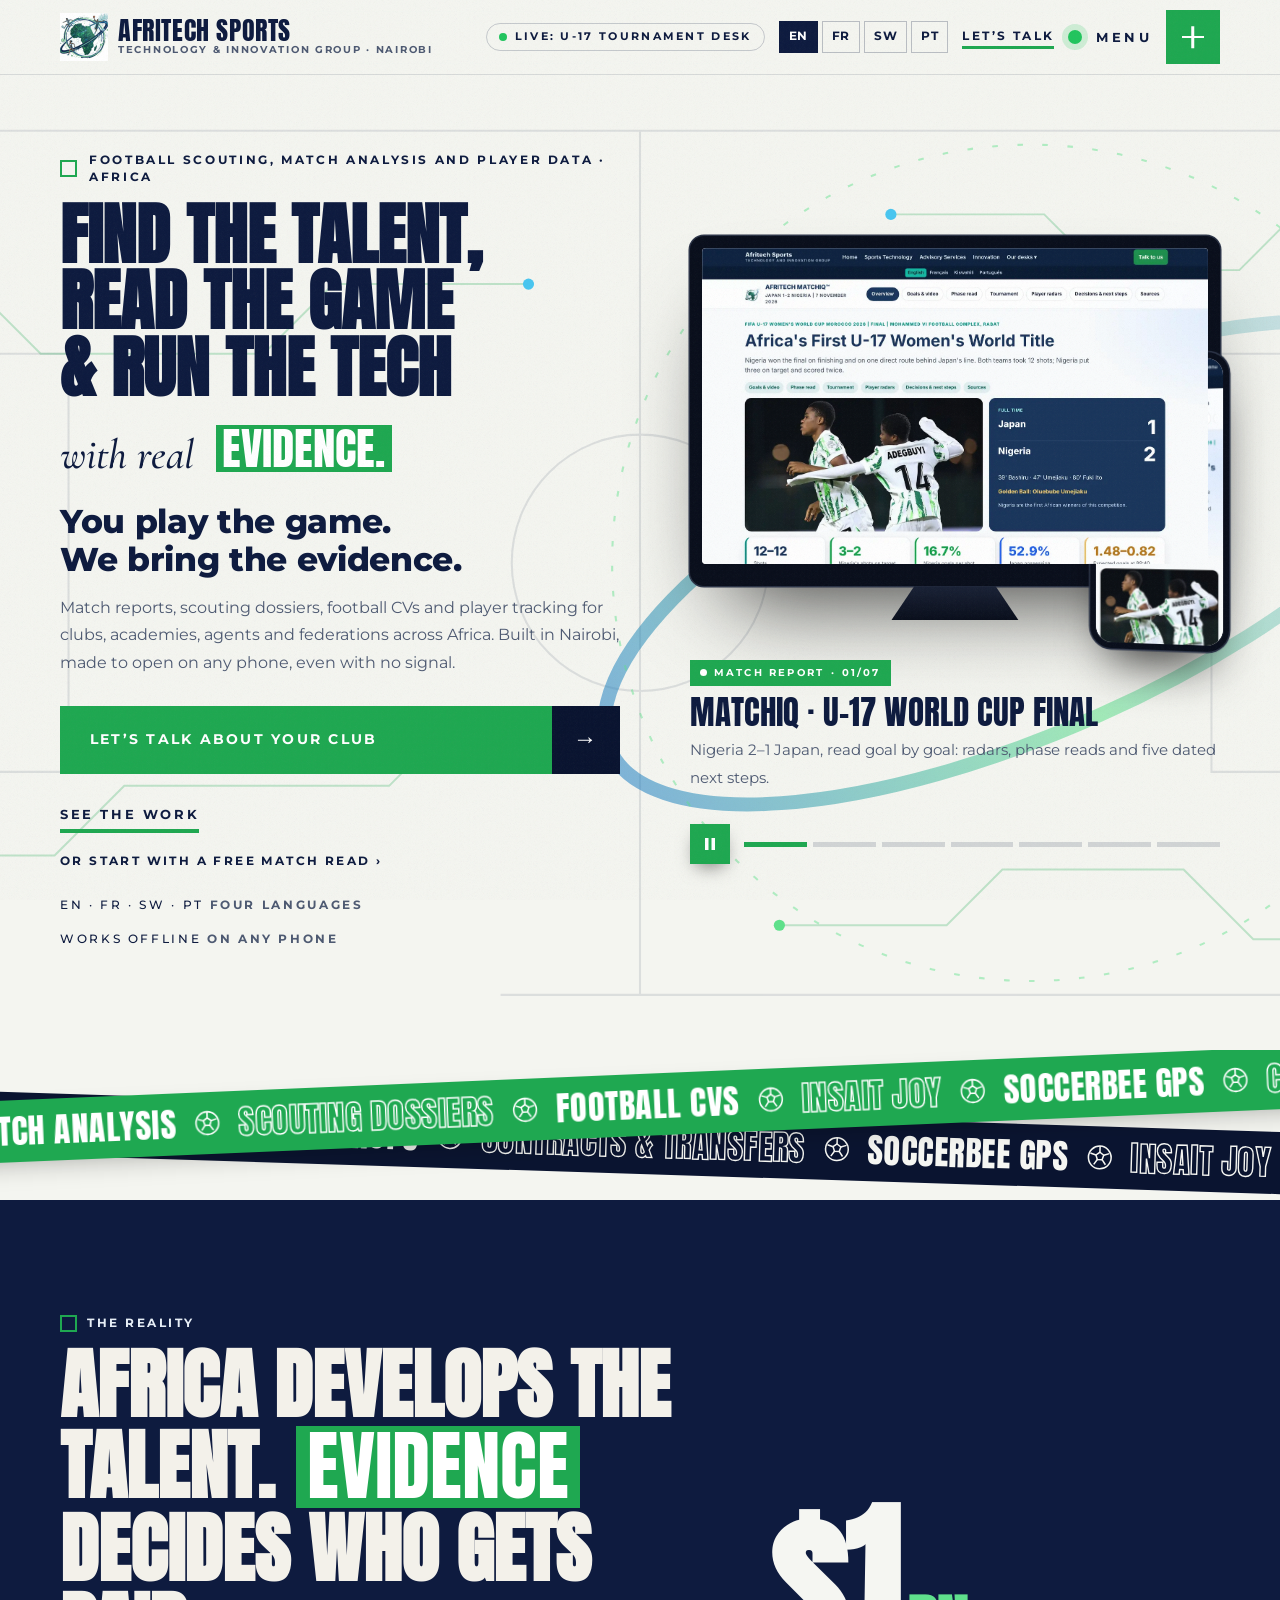
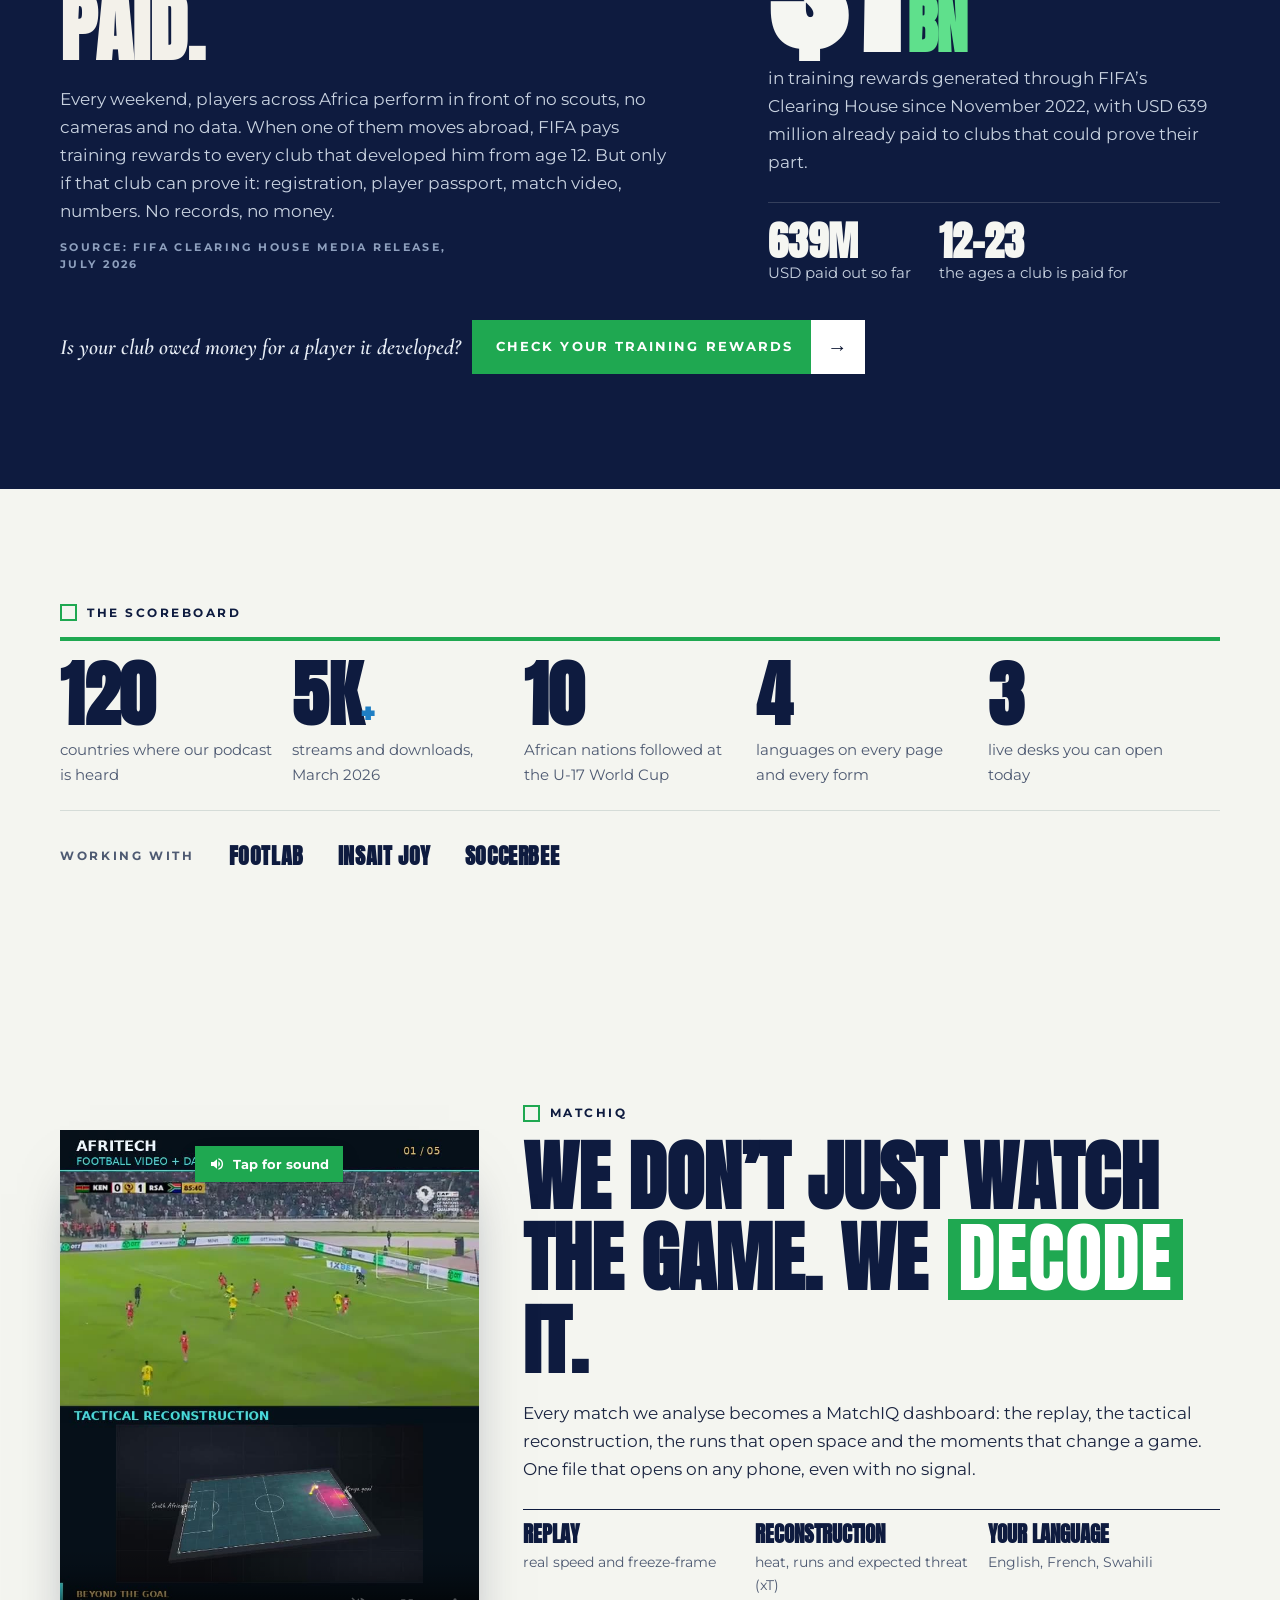
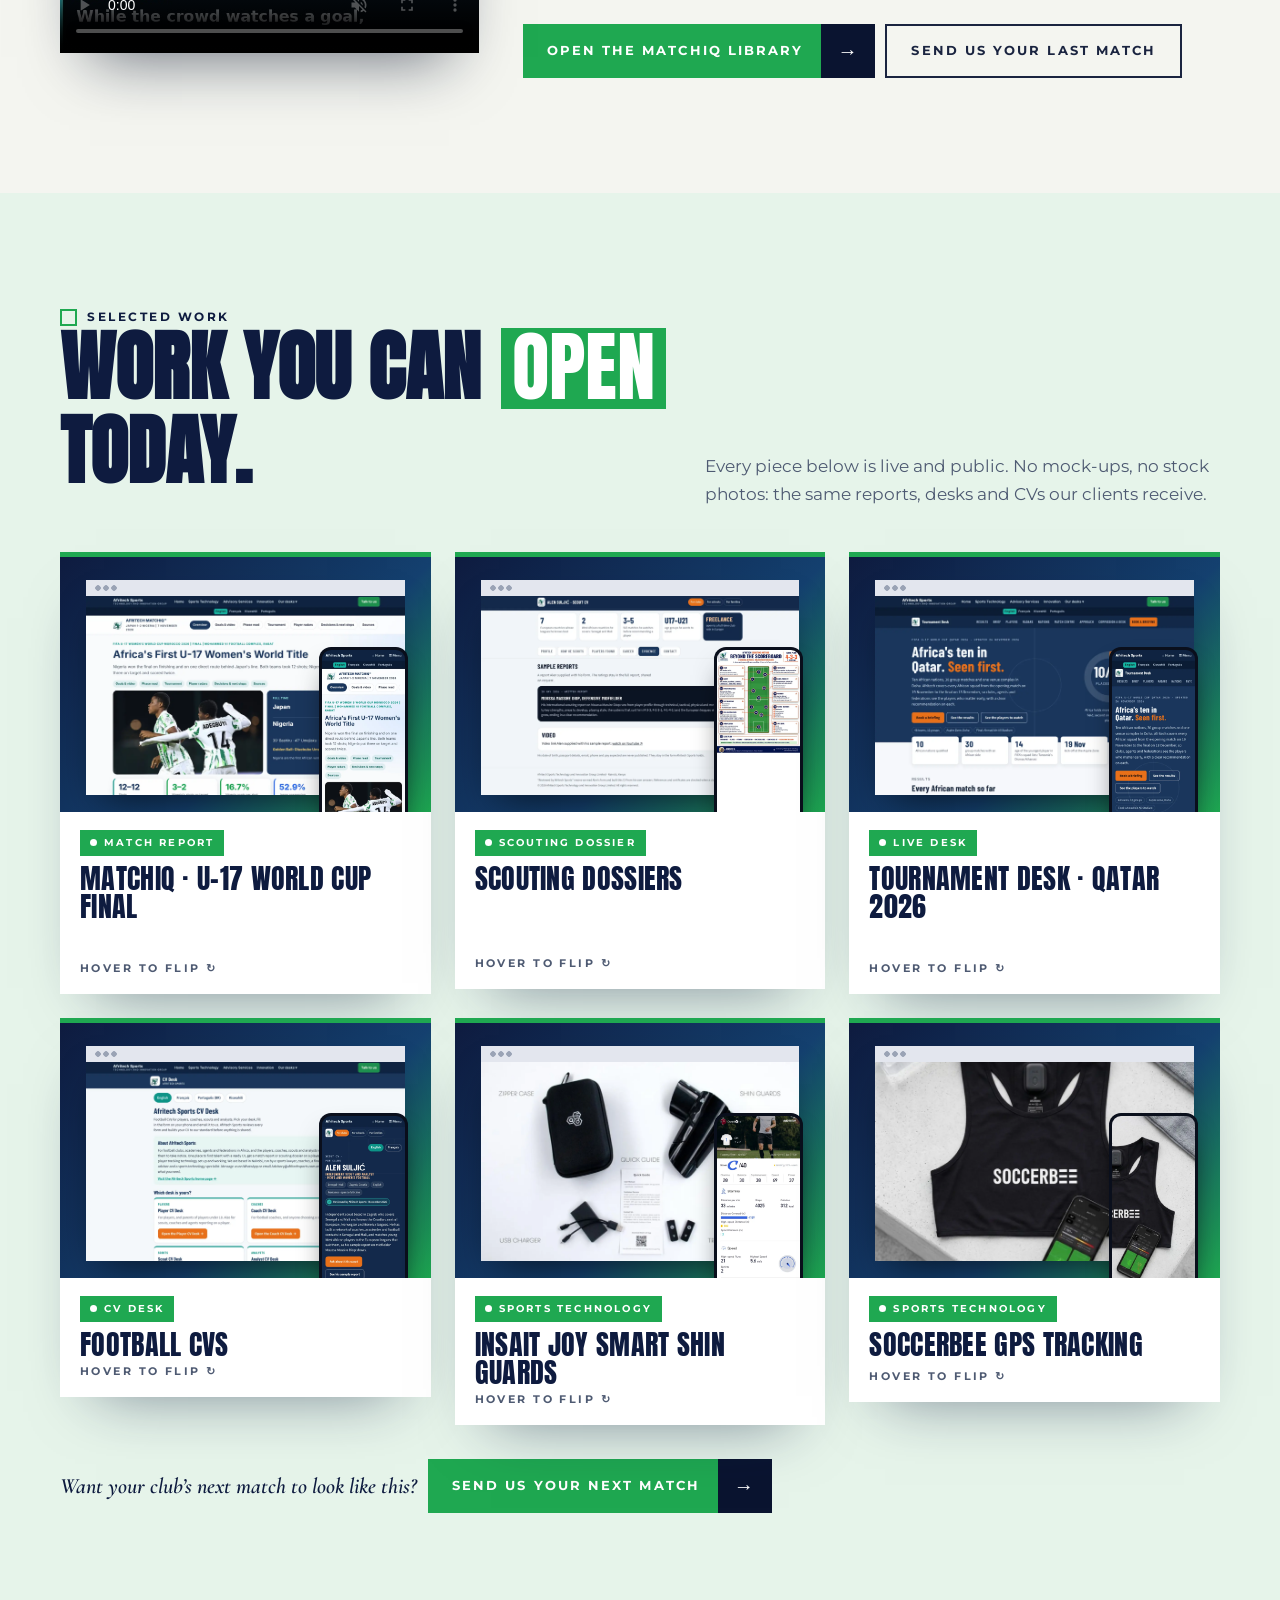
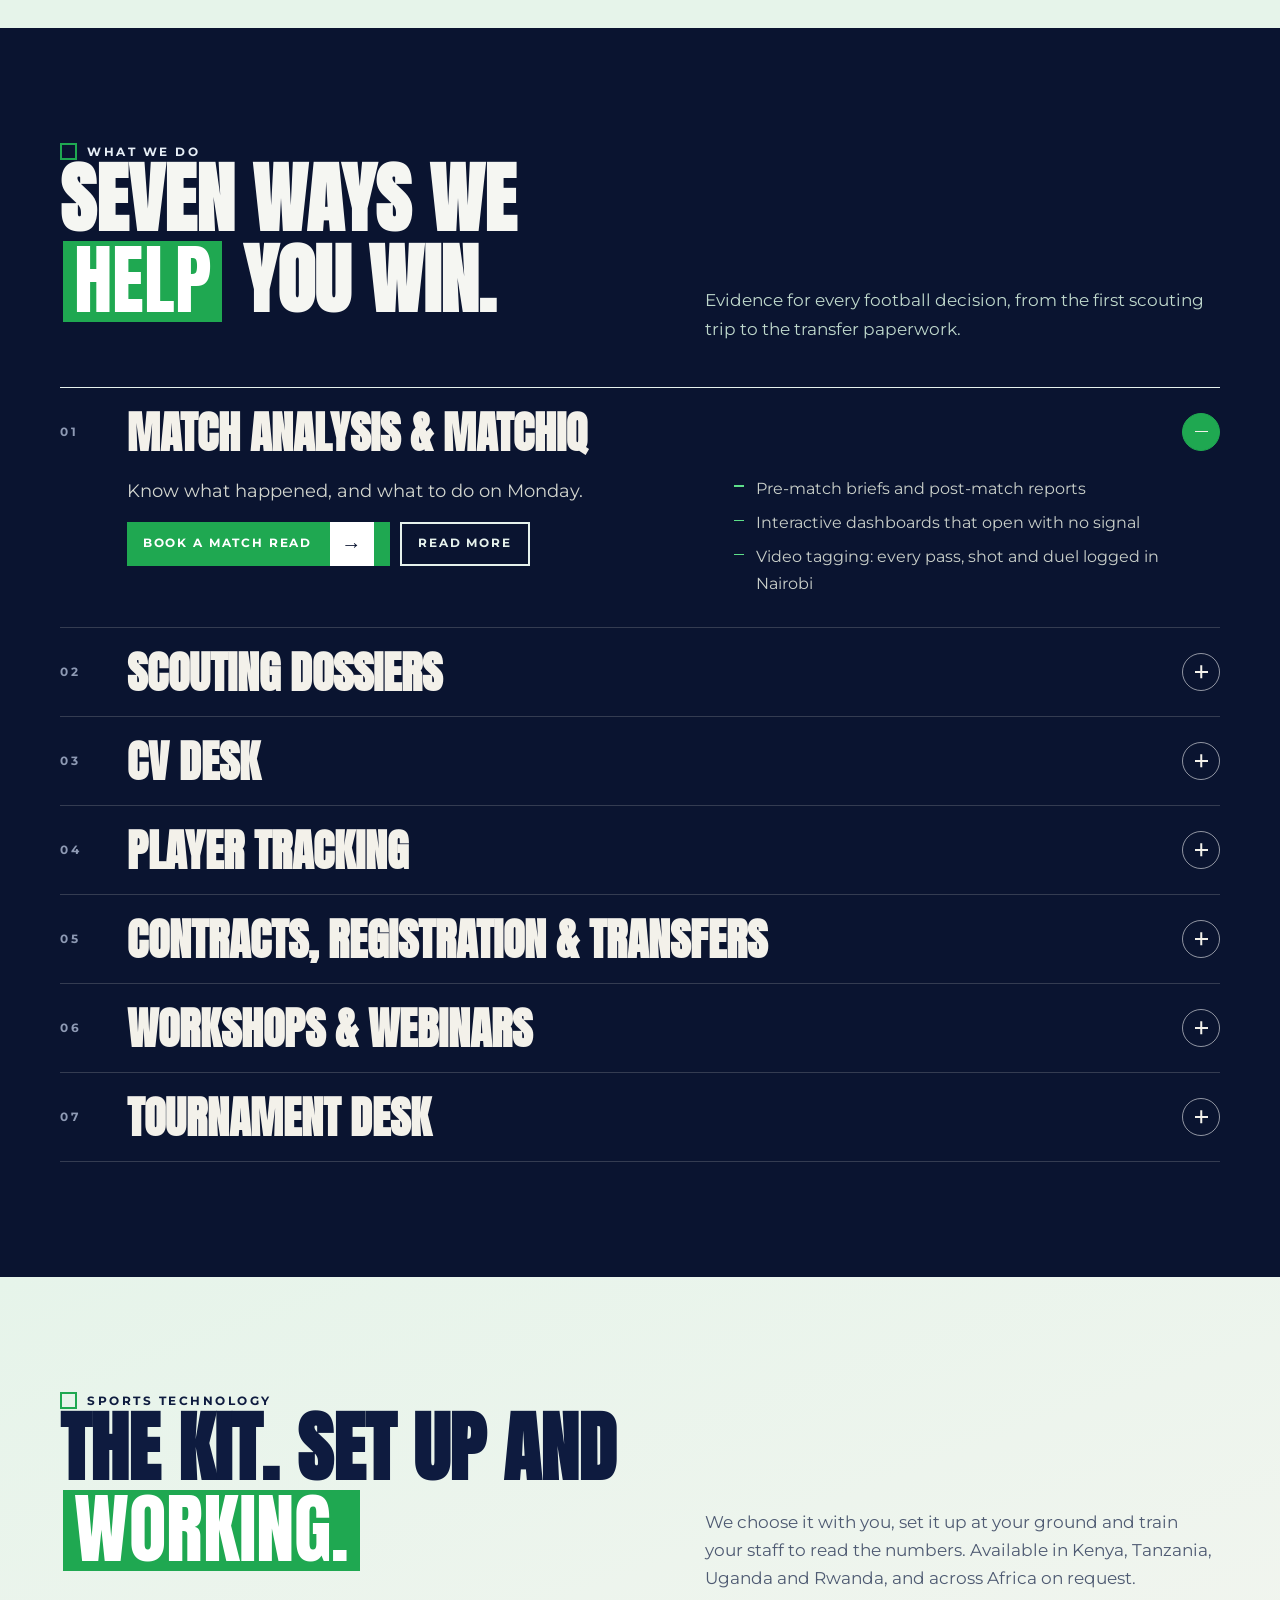
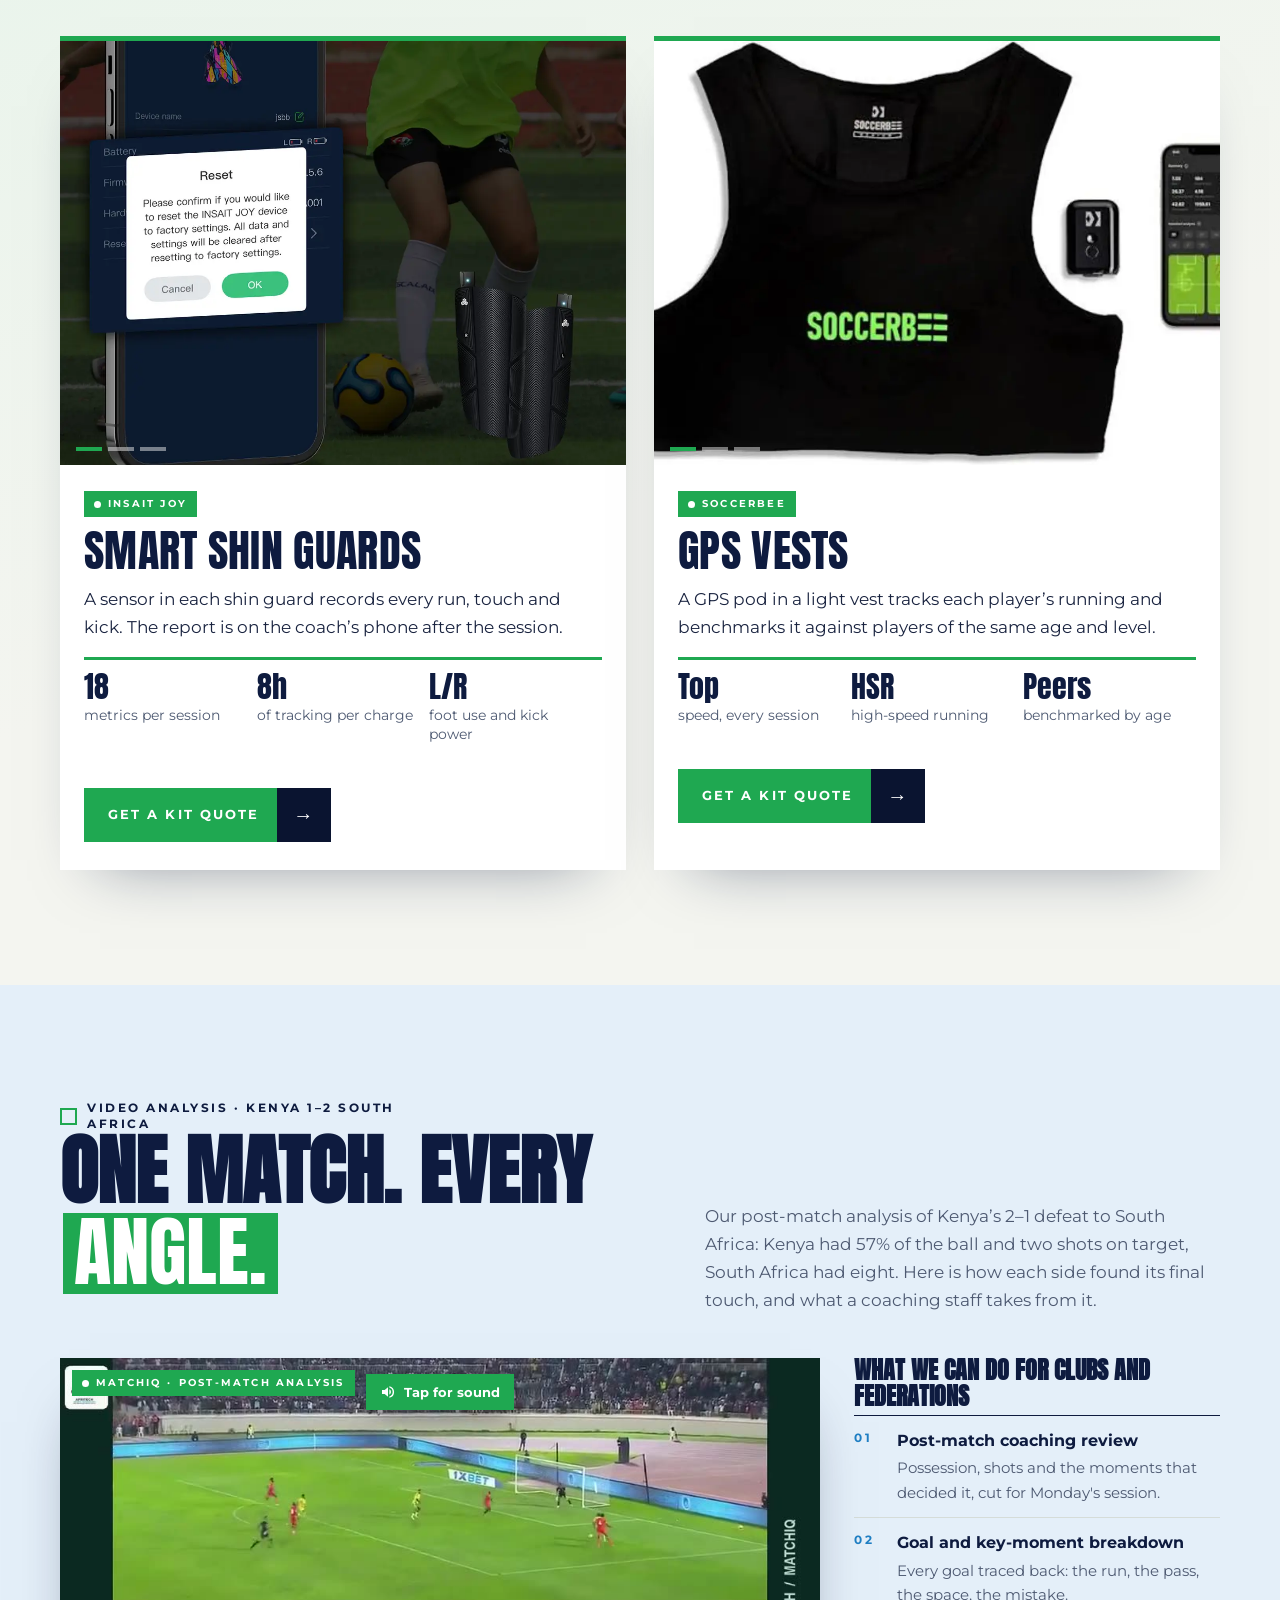
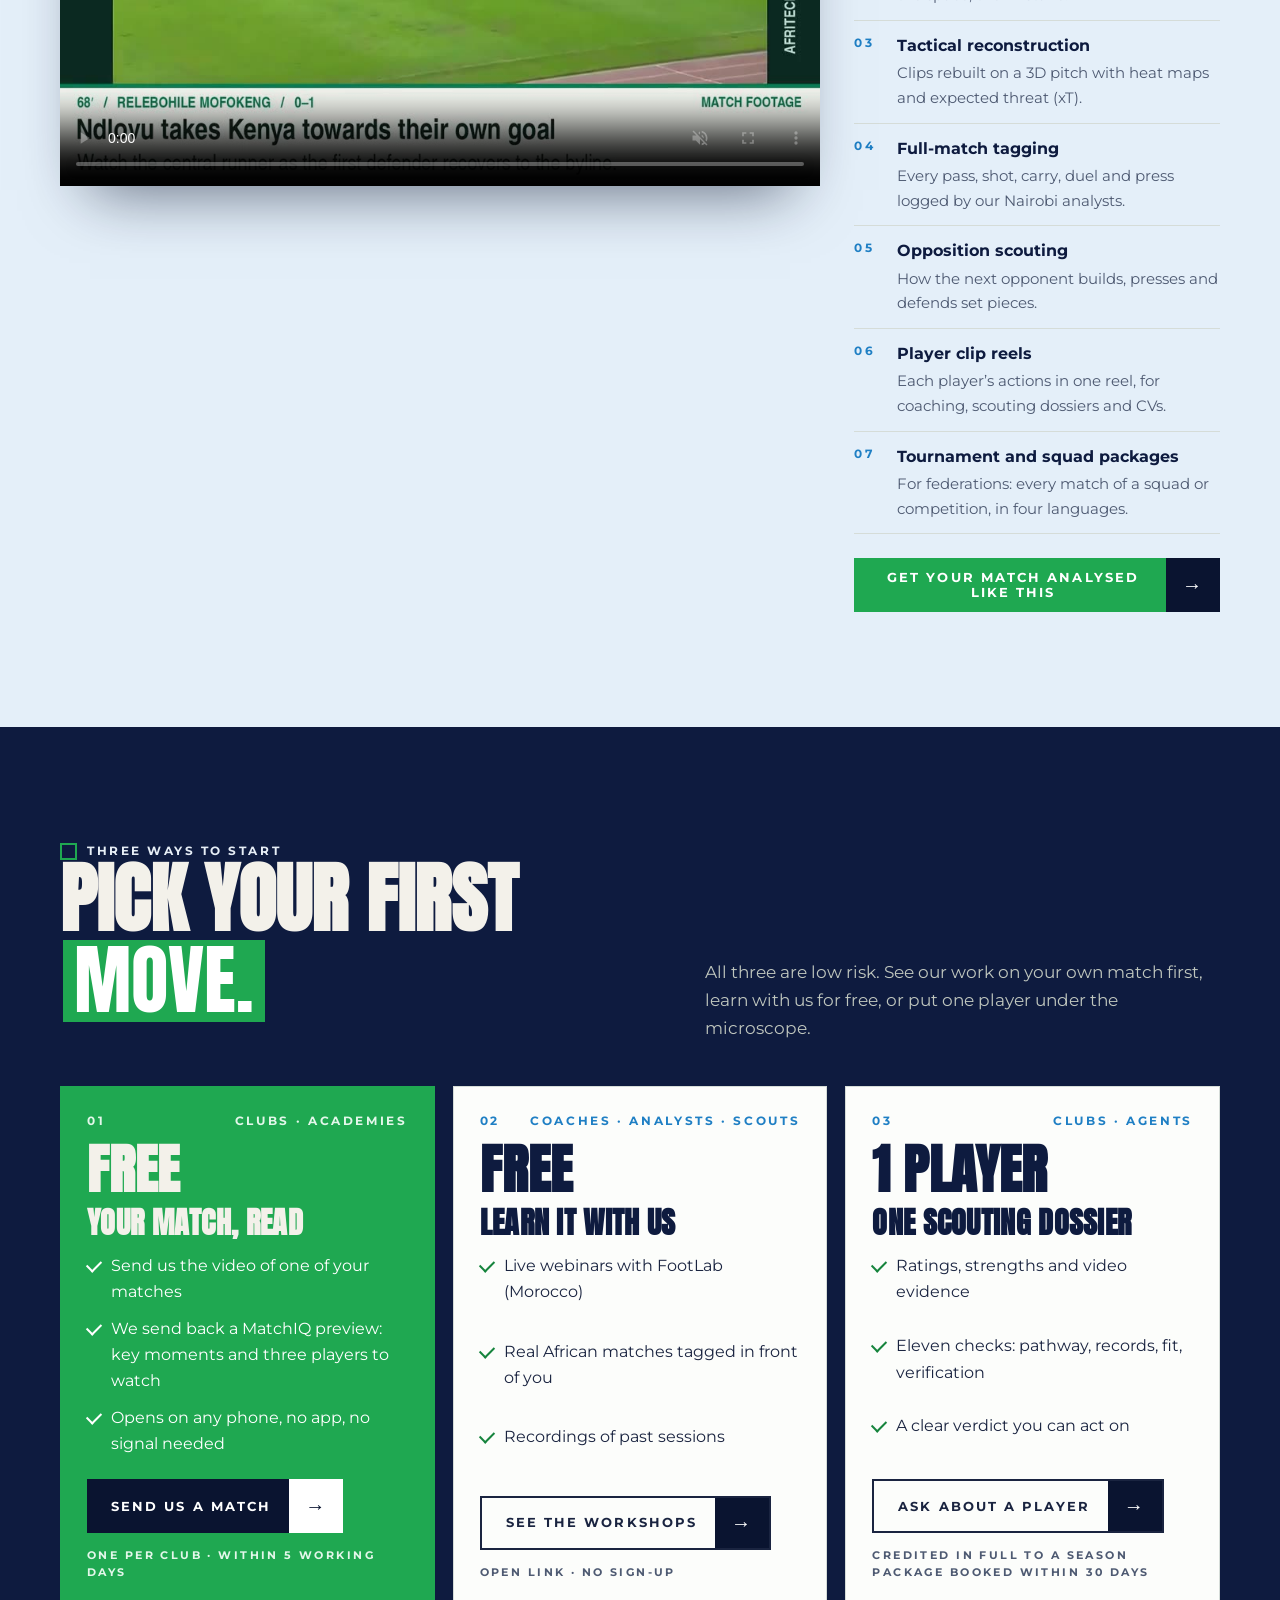
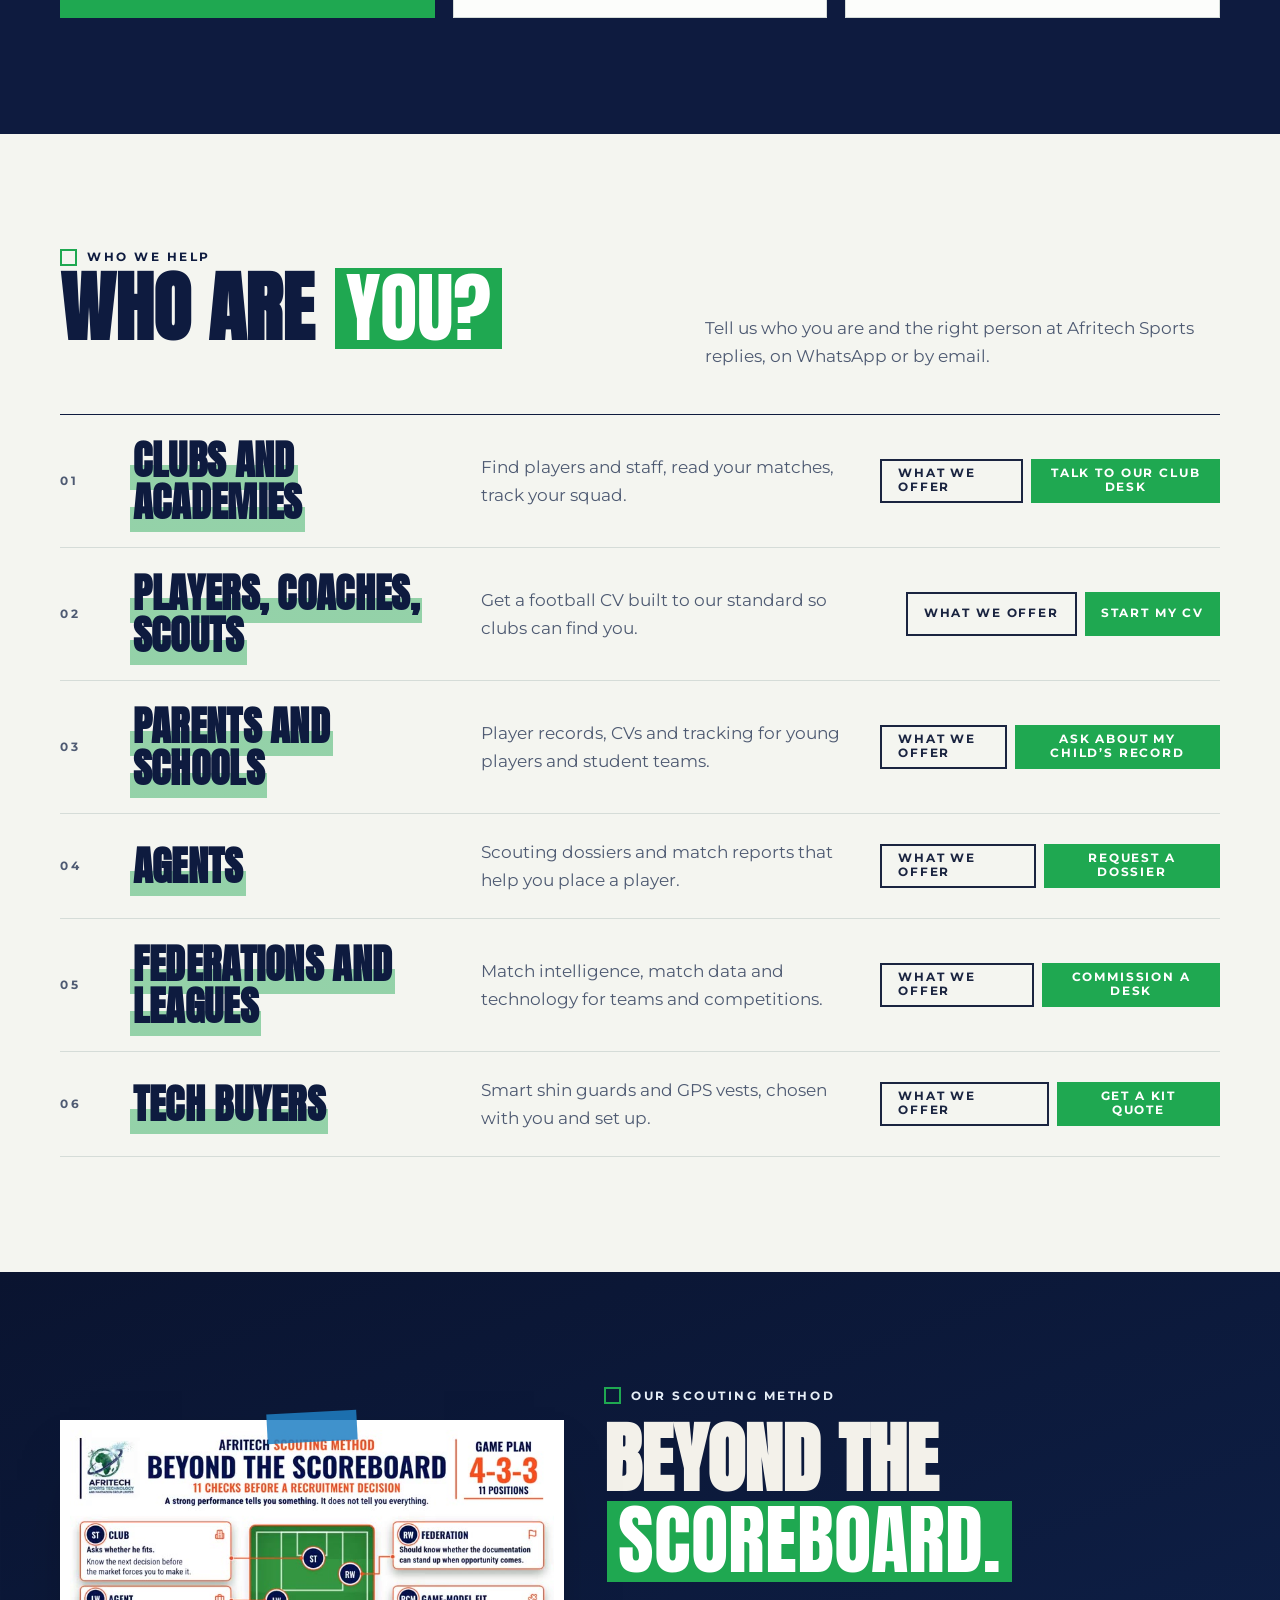
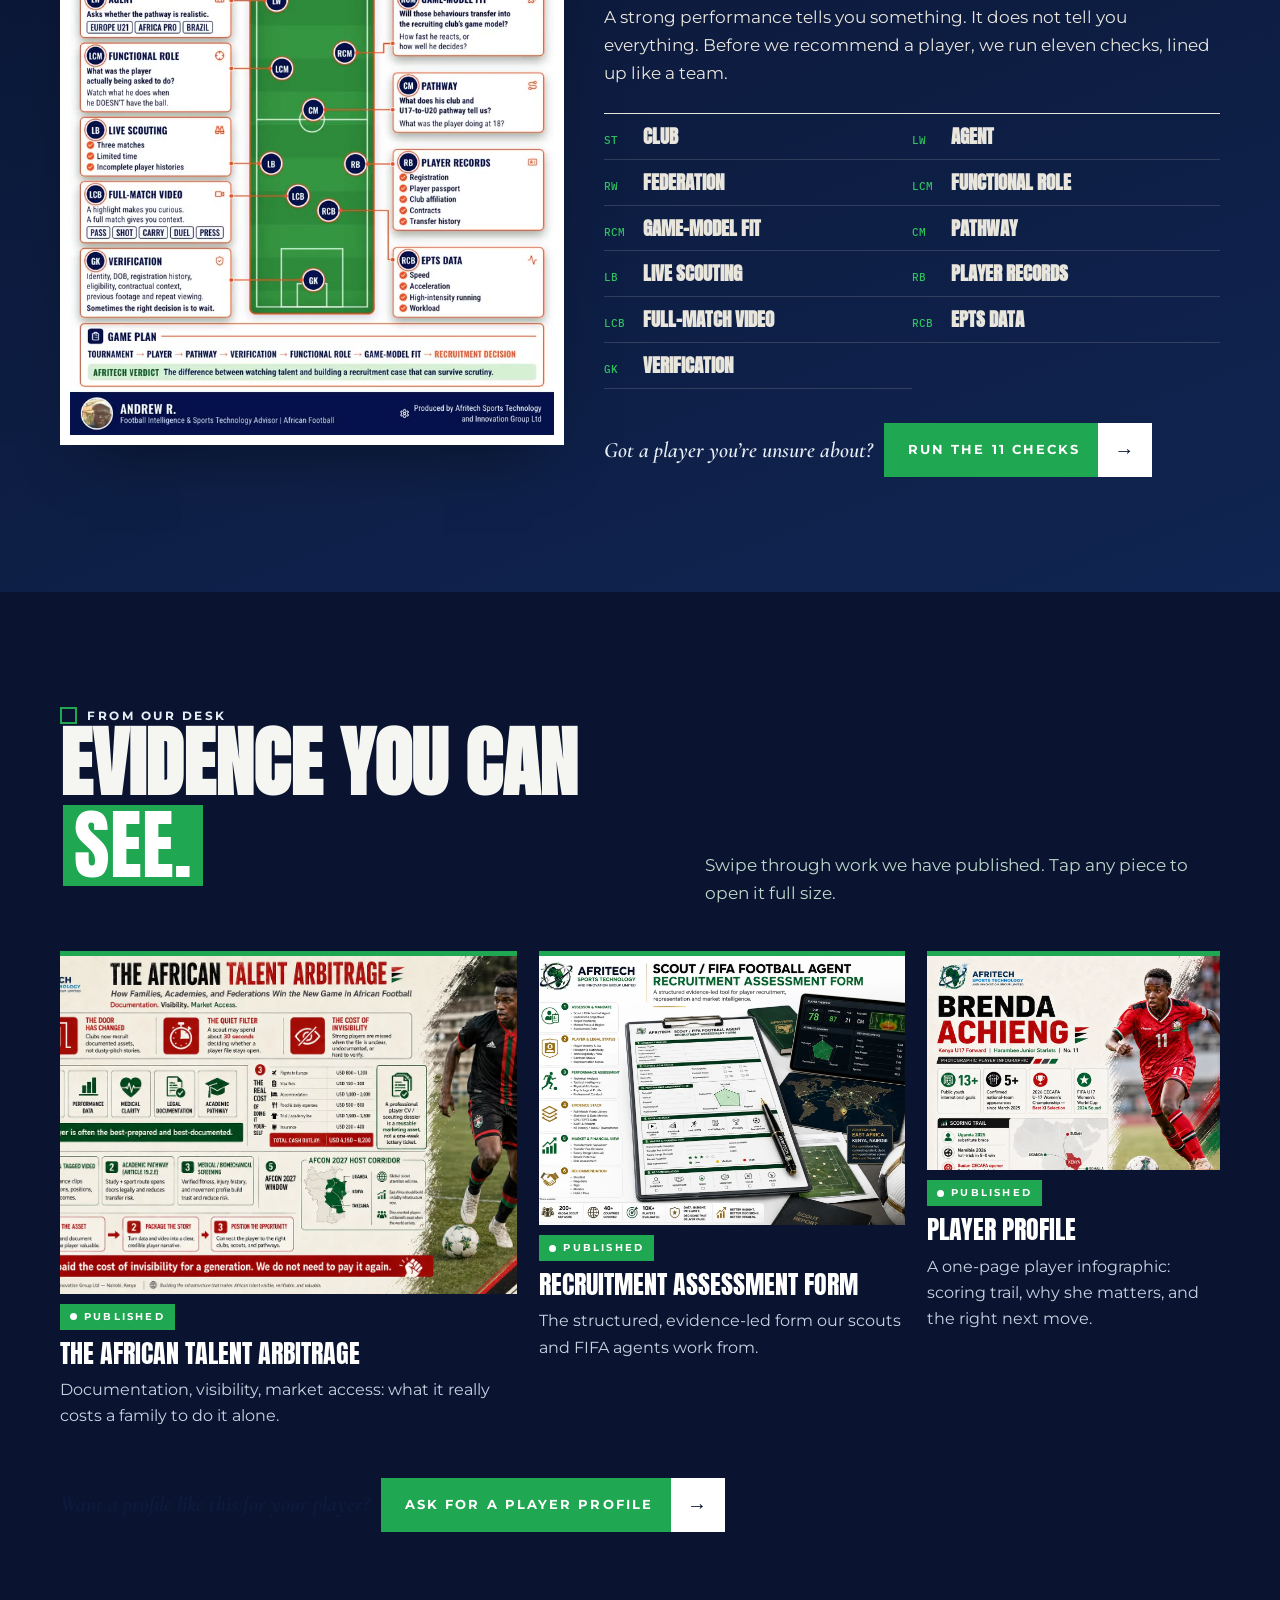
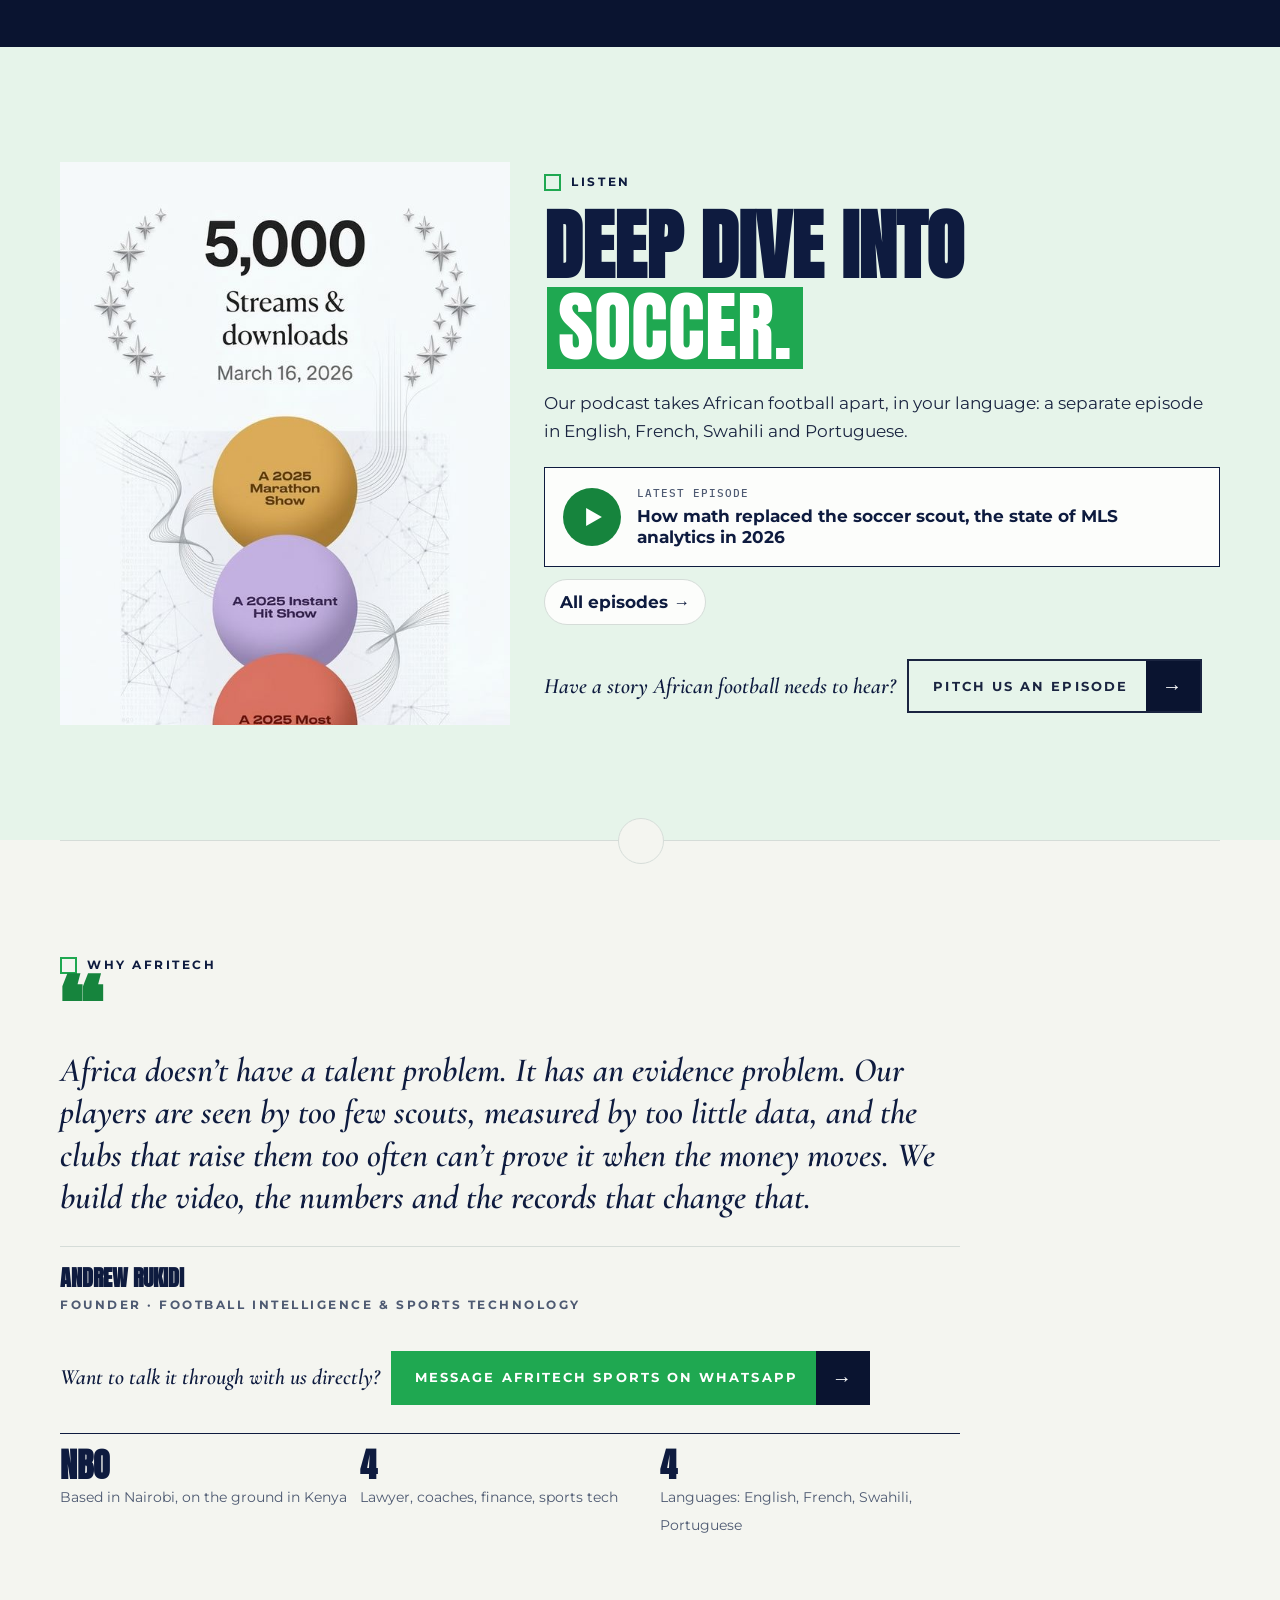
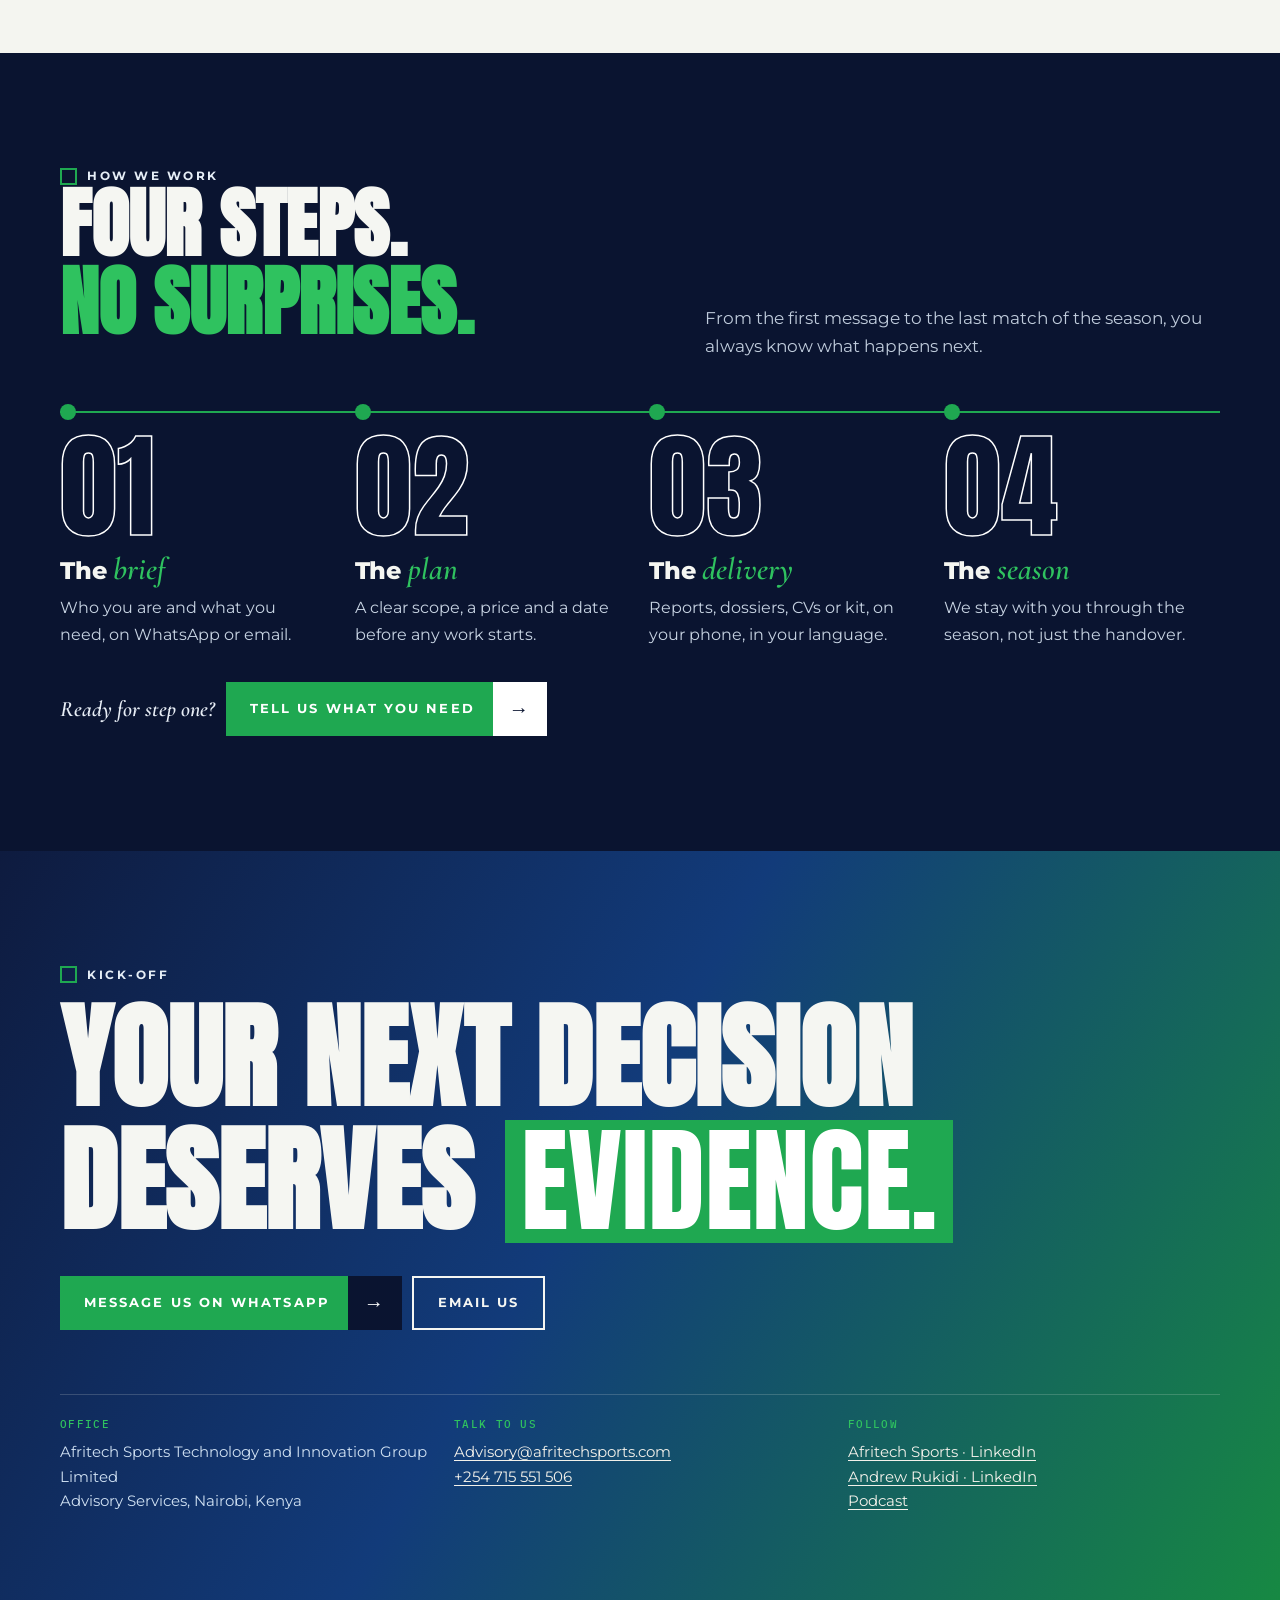
<file: index.html>
<!doctype html><html lang="en" class="no-js"><head><meta charset="utf-8"><meta name="theme-color" content="#0B2A21">
<meta name="viewport" content="width=device-width,initial-scale=1,viewport-fit=cover">
<meta name="robots" content="noai, noimageai"><meta name="afritech-ref" content="AFTSCQIU3JXU">
<meta name="copyright" content="© 2026 Afritech Sports Technology and Innovation Group Limited">
<title>Afritech Sports | Football scouting, match analysis and player data for African football</title><meta name="description" content="African football talent, backed by evidence. Afritech Sports in Nairobi delivers scouting dossiers, MatchIQ match analysis, video analysis, football CVs, GPS player tracking and FIFA training-reward guidance for clubs, academies, agents and federations, in English, French, Swahili and Portuguese.">
<meta property="og:title" content="Afritech Sports | Football scouting, match analysis and player data for African football"><meta property="og:description" content="African football talent, backed by evidence. Afritech Sports in Nairobi delivers scouting dossiers, MatchIQ match analysis, video analysis, football CVs, GPS player tracking and FIFA training-reward guidance for clubs, academies, agents and federations, in English, French, Swahili and Portuguese."><meta property="og:url" content="https://afritechsports.github.io/"><meta property="og:type" content="website"><meta property="og:image" content="https://afritechsports.github.io/assets/img/share.jpg">
<meta name="twitter:card" content="summary_large_image"><link rel="canonical" href="https://afritechsports.github.io/">
<link rel="alternate" hreflang="en" href="https://afritechsports.github.io/?lang=en"><link rel="alternate" hreflang="fr" href="https://afritechsports.github.io/?lang=fr"><link rel="alternate" hreflang="sw" href="https://afritechsports.github.io/?lang=sw"><link rel="alternate" hreflang="pt-BR" href="https://afritechsports.github.io/?lang=pt">
<script type="application/ld+json">{"@context": "https://schema.org", "@type": "WebSite", "name": "Afritech Sports", "alternateName": ["Afritech Sports Technology and Innovation Group", "Afritech Sports Technology and Innovation Group Limited", "afritechsports"], "url": "https://afritechsports.github.io/"}</script><script type="application/ld+json">{"@context": "https://schema.org", "@type": "Organization", "name": "Afritech Sports", "legalName": "Afritech Sports Technology and Innovation Group Limited", "alternateName": ["Afritech Sports Technology and Innovation Group", "Afritech Sports Technology and Innovation Group Ltd"], "url": "https://afritechsports.github.io/", "logo": "https://afritechsports.github.io/assets/img/logo.jpg", "email": "Advisory@afritechsports.com", "telephone": "+254715551506", "address": {"@type": "PostalAddress", "addressLocality": "Nairobi", "addressCountry": "KE"}, "sameAs": ["https://www.linkedin.com/company/afritech-sports-technology-and-innovation-group-limited/", "https://afritech-advisory.github.io/Afritech-Advisory-afritech-tournament-desk/"]}</script><link rel="icon" href="assets/img/logo.jpg"><link rel="stylesheet" href="assets/site.css">
<link rel="preload" href="assets/fonts/anton.woff2" as="font" type="font/woff2" crossorigin><link rel="preload" href="assets/fonts/archivo-400.woff2" as="font" type="font/woff2" crossorigin>
</head><body data-base=""><!-- Afritech Sports reference AFTSCQIU3JXU --><span aria-hidden="true" style="position:absolute;left:-10000px;width:1px;height:1px;overflow:hidden">Afritech Sports reference AFTSCQIU3JXU</span>
<input type="radio" name="lang" id="l-en" class="lr" checked><input type="radio" name="lang" id="l-fr" class="lr"><input type="radio" name="lang" id="l-sw" class="lr"><input type="radio" name="lang" id="l-pt" class="lr">
<header class="top"><div class="top-in"><a class="brand" href="./"><img src="assets/img/logo.jpg" alt="Afritech Sports logo" width="44" height="44"><b>Afritech Sports<small>Technology &amp; Innovation Group · Nairobi</small></b></a>
<a class="live" href="https://afritech-advisory.github.io/Afritech-Advisory-afritech-tournament-desk/qatar-u17-2026/" target="_blank" rel="noopener"><i></i><span class="t t-en" lang="en">Live: U-17 Tournament Desk</span><span class="t t-fr" lang="fr">En direct : Desk U-17</span><span class="t t-sw" lang="sw">Moja kwa moja: Dawati la U-17</span><span class="t t-pt" lang="pt">Ao vivo: Mesa Sub-17</span></a>
<div class="langs" role="group" aria-label="Language"><label for="l-en" title="English">EN</label><label for="l-fr" title="Français">FR</label><label for="l-sw" title="Kiswahili">SW</label><label for="l-pt" title="Português">PT</label></div>
<button type="button" class="talk-link" data-pick=""><span class="t t-en" lang="en">Let’s talk</span><span class="t t-fr" lang="fr">Parlons-en</span><span class="t t-sw" lang="sw">Tuongee</span><span class="t t-pt" lang="pt">Vamos conversar</span></button>
<button type="button" class="menu-btn" aria-expanded="false" aria-controls="menu"><i class="mdot" aria-hidden="true"></i><span class="mb-l"><span class="t t-en" lang="en">Menu</span><span class="t t-fr" lang="fr">Menu</span><span class="t t-sw" lang="sw">Menyu</span><span class="t t-pt" lang="pt">Menu</span></span><span class="mb-x" aria-hidden="true"><i></i><i></i></span></button></div></header>
<nav class="menu" id="menu" aria-label="Main" aria-hidden="true"><div class="menu-in"><ol class="mlist"><li><a href="" aria-current="page" class="on"><span class="mn">01</span><span class="ml"><span class="t t-en" lang="en">Home</span><span class="t t-fr" lang="fr">Accueil</span><span class="t t-sw" lang="sw">Nyumbani</span><span class="t t-pt" lang="pt">Início</span></span></a></li><li><a href="technology/"><span class="mn">02</span><span class="ml"><span class="t t-en" lang="en">Sports Technology</span><span class="t t-fr" lang="fr">Technologie sportive</span><span class="t t-sw" lang="sw">Teknolojia ya Michezo</span><span class="t t-pt" lang="pt">Tecnologia Esportiva</span></span></a></li><li><a href="advisory/"><span class="mn">03</span><span class="ml"><span class="t t-en" lang="en">Advisory Services</span><span class="t t-fr" lang="fr">Services de conseil</span><span class="t t-sw" lang="sw">Huduma za Ushauri</span><span class="t t-pt" lang="pt">Consultoria</span></span></a></li><li><a href="innovation/"><span class="mn">04</span><span class="ml"><span class="t t-en" lang="en">Innovation</span><span class="t t-fr" lang="fr">Innovation</span><span class="t t-sw" lang="sw">Ubunifu</span><span class="t t-pt" lang="pt">Inovação</span></span></a></li><li><a href="about/"><span class="mn">05</span><span class="ml"><span class="t t-en" lang="en">About us</span><span class="t t-fr" lang="fr">À propos</span><span class="t t-sw" lang="sw">Kuhusu sisi</span><span class="t t-pt" lang="pt">Sobre nós</span></span></a></li><li><button type="button" data-pick=""><span class="mn">06</span><span class="ml"><span class="t t-en" lang="en">Contact</span><span class="t t-fr" lang="fr">Contact</span><span class="t t-sw" lang="sw">Wasiliana</span><span class="t t-pt" lang="pt">Contato</span></span></button></li></ol>
<aside class="maside"><p class="mk"><span class="t t-en" lang="en">Our live desks</span><span class="t t-fr" lang="fr">Nos desks en ligne</span><span class="t t-sw" lang="sw">Madawati yetu hewani</span><span class="t t-pt" lang="pt">Nossas mesas no ar</span></p><div class="mdesks"><a href="https://afritech-advisory.github.io/afritech-matchiq/" target="_blank" rel="noopener">MatchIQ ↗</a><a href="https://afritech-advisory.github.io/Afritech-Advisory-afritech-tournament-desk/" target="_blank" rel="noopener"><span class="t t-en" lang="en">Tournament Desk</span><span class="t t-fr" lang="fr">Desk Tournoi</span><span class="t t-sw" lang="sw">Dawati la Mashindano</span><span class="t t-pt" lang="pt">Mesa do Torneio</span> ↗</a><a href="https://afritech-advisory.github.io/afritech-sports-cv-desk/" target="_blank" rel="noopener"><span class="t t-en" lang="en">CV Desk</span><span class="t t-fr" lang="fr">Bureau CV</span><span class="t t-sw" lang="sw">Dawati la CV</span><span class="t t-pt" lang="pt">Mesa de Currículos</span> ↗</a></div>
<p class="mk"><span class="t t-en" lang="en">Language</span><span class="t t-fr" lang="fr">Langue</span><span class="t t-sw" lang="sw">Lugha</span><span class="t t-pt" lang="pt">Idioma</span></p><div class="mlangs"><label for="l-en">English</label><label for="l-fr">Français</label><label for="l-sw">Kiswahili</label><label for="l-pt">Português</label></div>
<p class="mk"><span class="t t-en" lang="en">Talk to us</span><span class="t t-fr" lang="fr">Contact</span><span class="t t-sw" lang="sw">Wasiliana nasi</span><span class="t t-pt" lang="pt">Fale com a gente</span></p><a href="mailto:Advisory@afritechsports.com">Advisory@afritechsports.com</a><a href="tel:+254715551506">+254 715 551 506</a>
<p class="mk"><span class="t t-en" lang="en">Follow</span><span class="t t-fr" lang="fr">Suivre</span><span class="t t-sw" lang="sw">Fuatilia</span><span class="t t-pt" lang="pt">Siga</span></p><a href="https://www.linkedin.com/company/afritech-sports-technology-and-innovation-group-limited/" target="_blank" rel="noopener">LinkedIn ↗</a></aside></div></nav>
<div class="mbar"><button type="button" data-pick=""><svg viewBox="0 0 24 24" aria-hidden="true"><path d="M3 5h18v14H3z" fill="none" stroke="currentColor" stroke-width="1.8"/><path d="M3 6l9 7 9-7" fill="none" stroke="currentColor" stroke-width="1.8"/></svg><span class="t t-en" lang="en">Let’s talk</span><span class="t t-fr" lang="fr">Parlons-en</span><span class="t t-sw" lang="sw">Tuongee</span><span class="t t-pt" lang="pt">Vamos conversar</span></button><a href="#first-move"><span class="t t-en" lang="en">Free match read</span><span class="t t-fr" lang="fr">Analyse gratuite</span><span class="t t-sw" lang="sw">Uchambuzi bure</span><span class="t t-pt" lang="pt">Análise grátis</span></a></div></header>
<main><section class="h-hero"><div class="fx" aria-hidden="true"><svg viewBox="0 0 1200 700" preserveAspectRatio="xMidYMid slice"><defs><linearGradient id="gp" x1="0" x2="1"><stop offset="0" stop-color="#49C6F0" stop-opacity="0"/><stop offset=".6" stop-color="#5EE08A"/><stop offset="1" stop-color="#E9FFF0"/></linearGradient><linearGradient id="go" x1="0" x2="1"><stop offset="0" stop-color="#1F7FC4"/><stop offset=".5" stop-color="#5EE08A"/><stop offset="1" stop-color="#1F7FC4" stop-opacity=".2"/></linearGradient></defs>
<g class="pitchlines"><rect x="40" y="40" width="1120" height="620"/><path d="M600 40V660"/><circle cx="600" cy="350" r="92"/><rect x="40" y="200" width="150" height="300"/><rect x="1010" y="200" width="150" height="300"/></g>
<g class="orb"><ellipse cx="880" cy="350" rx="330" ry="120" fill="none" stroke="url(#go)" stroke-width="10" opacity=".55" transform="rotate(-24 880 350)"/></g>
<g class="orb b"><ellipse cx="880" cy="350" rx="300" ry="300" fill="none" stroke="#5EE08A" stroke-width="1.5" stroke-dasharray="4 14" opacity=".45"/></g>
<path class="trace" d="M0 560H180L230 510H420L470 460H560"/><path class="pulse" d="M0 560H180L230 510H420L470 460H560"/>
<path class="trace" d="M0 150H120L170 200H330L380 150H520"/><path class="pulse p2" d="M0 150H120L170 200H330L380 150H520"/>
<path class="trace" d="M1200 620H1040L990 570H860L820 610H700"/><path class="pulse p3" d="M1200 620H1040L990 570H860L820 610H700"/>
<path class="trace" d="M1200 90H1080L1030 140H930L890 100H780"/><path class="pulse p4" d="M1200 90H1080L1030 140H930L890 100H780"/>
<circle class="node" cx="560" cy="460" r="4"/><circle class="node" cx="520" cy="150" r="4"/><circle class="node" cx="700" cy="610" r="4"/><circle class="node" cx="780" cy="100" r="4"/>
<g><rect class="bit" x="980" y="230" width="4" height="4" style="animation-delay:-0.00s"/><rect class="bit" x="1003" y="267" width="6" height="6" style="animation-delay:-0.55s"/><rect class="bit" x="1026" y="304" width="8" height="8" style="animation-delay:-1.10s"/><rect class="bit" x="1049" y="341" width="4" height="4" style="animation-delay:-1.65s"/><rect class="bit" x="1072" y="378" width="6" height="6" style="animation-delay:-2.20s"/><rect class="bit" x="1095" y="265" width="8" height="8" style="animation-delay:-2.75s"/><rect class="bit" x="1118" y="302" width="4" height="4" style="animation-delay:-3.30s"/><rect class="bit" x="1001" y="339" width="6" height="6" style="animation-delay:-3.85s"/><rect class="bit" x="1024" y="376" width="8" height="8" style="animation-delay:-4.40s"/><rect class="bit" x="1047" y="263" width="4" height="4" style="animation-delay:-4.95s"/><rect class="bit" x="1070" y="300" width="6" height="6" style="animation-delay:-5.50s"/><rect class="bit" x="1093" y="337" width="8" height="8" style="animation-delay:-6.05s"/><rect class="bit" x="1116" y="374" width="4" height="4" style="animation-delay:-6.60s"/><rect class="bit" x="999" y="261" width="6" height="6" style="animation-delay:-7.15s"/></g></svg></div><div class="h-in"><div>
<p class="eyebrow"><span class="t t-en" lang="en">Football scouting, match analysis and player data · Africa</span><span class="t t-fr" lang="fr">Recrutement, analyse de match et données joueurs · Afrique</span><span class="t t-sw" lang="sw">Uskauti wa soka, uchambuzi wa mechi na data za wachezaji · Afrika</span><span class="t t-pt" lang="pt">Scouting, análise de partidas e dados de jogadores · África</span></p>
<h1><span class="t t-en" lang="en"><span class="ln"><span>Find the talent,</span></span><span class="ln"><span>read the game</span></span><span class="ln"><span>&amp; run the tech</span></span><span class="ln tail"><span><i class="it">with real</i> <mark>evidence.</mark></span></span></span><span class="t t-fr" lang="fr"><span class="ln"><span>Trouver le talent,</span></span><span class="ln"><span>lire le jeu</span></span><span class="ln"><span>&amp; faire tourner la tech</span></span><span class="ln tail"><span><i class="it">avec de vraies</i> <mark>preuves.</mark></span></span></span><span class="t t-sw" lang="sw"><span class="ln"><span>Pata vipaji,</span></span><span class="ln"><span>soma mchezo</span></span><span class="ln"><span>na endesha teknolojia</span></span><span class="ln tail"><span><i class="it">kwa</i> <mark>ushahidi.</mark></span></span></span><span class="t t-pt" lang="pt"><span class="ln"><span>Encontre o talento,</span></span><span class="ln"><span>leia o jogo</span></span><span class="ln"><span>e faça a tecnologia rodar</span></span><span class="ln tail"><span><i class="it">com</i> <mark>evidências.</mark></span></span></span></h1>
<p class="sub"><span class="t t-en" lang="en">You play the game.<br>We bring the evidence.</span><span class="t t-fr" lang="fr">Vous jouez.<br>Nous apportons les preuves.</span><span class="t t-sw" lang="sw">Ninyi mnacheza.<br>Sisi tunaleta ushahidi.</span><span class="t t-pt" lang="pt">Vocês jogam.<br>Nós trazemos as evidências.</span></p>
<div class="lead"><p class="t t-en" lang="en">Match reports, scouting dossiers, football CVs and player tracking for clubs, academies, agents and federations across Africa. Built in Nairobi, made to open on any phone, even with no signal.</p><p class="t t-fr" lang="fr">Rapports de match, dossiers de recrutement, CV football et suivi des joueurs pour les clubs, académies, agents et fédérations d’Afrique. Conçus à Nairobi, lisibles sur n’importe quel téléphone, même sans réseau.</p><p class="t t-sw" lang="sw">Ripoti za mechi, ripoti za uskauti, CV za soka na ufuatiliaji wa wachezaji kwa klabu, akademia, mawakala na mashirikisho kote Afrika. Zimetengenezwa Nairobi, zinafunguka kwenye simu yoyote, hata bila mtandao.</p><p class="t t-pt" lang="pt">Relatórios de partida, dossiês de scouting, currículos de futebol e monitoramento de jogadores para clubes, academias, agentes e federações da África. Feitos em Nairóbi, abrem em qualquer celular, mesmo sem sinal.</p></div>
<div class="hcta"><button type="button" class="btn go1 big" data-pick="club"><span class="t t-en" lang="en">Let’s talk about your club</span><span class="t t-fr" lang="fr">Parlons de votre club</span><span class="t t-sw" lang="sw">Tuzungumze kuhusu klabu yako</span><span class="t t-pt" lang="pt">Vamos falar do seu clube</span> <span class="ar" aria-hidden="true">→</span></button>
<a class="ulink" href="#work"><span class="t t-en" lang="en">See the work</span><span class="t t-fr" lang="fr">Voir le travail</span><span class="t t-sw" lang="sw">Ona kazi yetu</span><span class="t t-pt" lang="pt">Veja o trabalho</span></a>
<a class="slink" href="#first-move"><span class="t t-en" lang="en">Or start with a free match read</span><span class="t t-fr" lang="fr">Ou commencez par une analyse gratuite</span><span class="t t-sw" lang="sw">Au anza na uchambuzi wa mechi bure</span><span class="t t-pt" lang="pt">Ou comece com uma análise grátis</span> ›</a></div>
<div class="h-meta"><span><span class="t t-en" lang="en"><b>EN · FR · SW · PT</b> four languages</span><span class="t t-fr" lang="fr"><b>EN · FR · SW · PT</b> quatre langues</span><span class="t t-sw" lang="sw"><b>EN · FR · SW · PT</b> lugha nne</span><span class="t t-pt" lang="pt"><b>EN · FR · SW · PT</b> quatro idiomas</span></span><span><span class="t t-en" lang="en"><b>Works offline</b> on any phone</span><span class="t t-fr" lang="fr"><b>Hors ligne</b> sur tout téléphone</span><span class="t t-sw" lang="sw"><b>Bila mtandao</b> kwenye simu yoyote</span><span class="t t-pt" lang="pt"><b>Funciona offline</b> em qualquer celular</span></span></div>
</div>
<div class="show" data-show>
<div class="dev"><div class="mon"><div class="mon-scr"><img class="sl on" src="assets/work/miq-desktop.webp" alt="" width="1400" height="875"><img class="sl" data-src="assets/work/analysis-desktop.webp" alt="" width="1400" height="875"><img class="sl" data-src="assets/work/dossier-desktop.webp" alt="" width="1400" height="875"><img class="sl" data-src="assets/work/desk-desktop.webp" alt="" width="1400" height="875"><img class="sl" data-src="assets/work/cv-desktop.webp" alt="" width="1400" height="875"><img class="sl" data-src="assets/work/insait-desktop.webp" alt="" width="1400" height="875"><img class="sl" data-src="assets/work/soccerbee-desktop.webp" alt="" width="1400" height="875"></div><i class="mon-stand"></i></div>
<div class="ph"><div class="ph-scr"><img class="sl on" src="assets/work/miq-phone.webp" alt="" width="560" height="1212"><img class="sl" data-src="assets/work/analysis-phone.webp" alt="" width="560" height="1212"><img class="sl" data-src="assets/work/dossier-phone.webp" alt="" width="560" height="1212"><img class="sl" data-src="assets/work/desk-phone.webp" alt="" width="560" height="1212"><img class="sl" data-src="assets/work/scout-phone.webp" alt="" width="560" height="1212"><img class="sl" data-src="assets/work/insait-phone.webp" alt="" width="560" height="1212"><img class="sl" data-src="assets/work/soccerbee-phone.webp" alt="" width="560" height="1212"></div></div></div>
<div class="show-meta"><a class="smeta on" href="https://afritech-advisory.github.io/afritech-matchiq/matches/2026-11-07-japan-nigeria-u17w-final/" target=_blank rel=noopener><span class="lbl"><i></i><span class="t t-en" lang="en">Match report</span><span class="t t-fr" lang="fr">Rapport de match</span><span class="t t-sw" lang="sw">Ripoti ya mechi</span><span class="t t-pt" lang="pt">Relatório de partida</span> · 01/07</span><b><span class="t t-en" lang="en">MatchIQ · U-17 World Cup final</span><span class="t t-fr" lang="fr">MatchIQ · finale Coupe du monde U-17</span><span class="t t-sw" lang="sw">MatchIQ · fainali Kombe la Dunia U-17</span><span class="t t-pt" lang="pt">MatchIQ · final da Copa Sub-17</span></b><span class="t t-en" lang="en">Nigeria 2–1 Japan, read goal by goal: radars, phase reads and five dated next steps.</span><span class="t t-fr" lang="fr">Nigeria 2–1 Japon, but par but : radars, lectures de phases et cinq étapes datées.</span><span class="t t-sw" lang="sw">Nigeria 2–1 Japan, bao kwa bao: rada, uchambuzi wa awamu na hatua tano zenye tarehe.</span><span class="t t-pt" lang="pt">Nigéria 2–1 Japão, gol a gol: radares, leitura das fases e cinco passos com data.</span></a><a class="smeta" href="#video-analysis"><span class="lbl"><i></i><span class="t t-en" lang="en">Video analysis</span><span class="t t-fr" lang="fr">Analyse vidéo</span><span class="t t-sw" lang="sw">Uchambuzi wa video</span><span class="t t-pt" lang="pt">Análise de vídeo</span> · 02/07</span><b><span class="t t-en" lang="en">Kenya 1–2 South Africa</span><span class="t t-fr" lang="fr">Kenya 1–2 Afrique du Sud</span><span class="t t-sw" lang="sw">Kenya 1–2 Afrika Kusini</span><span class="t t-pt" lang="pt">Quênia 1–2 África do Sul</span></b><span class="t t-en" lang="en">Post-match coaching review with tactical reconstruction and xT.</span><span class="t t-fr" lang="fr">Revue d’après-match avec reconstruction tactique et xT.</span><span class="t t-sw" lang="sw">Mapitio ya kocha baada ya mechi, na uundaji upya wa mbinu na xT.</span><span class="t t-pt" lang="pt">Revisão pós-jogo com reconstrução tática e xT.</span></a><a class="smeta" href="https://afritech-advisory.github.io/afritech-sports-cv-desk/scouts/alen-suljic/#verified" target=_blank rel=noopener><span class="lbl"><i></i><span class="t t-en" lang="en">Scouting dossier</span><span class="t t-fr" lang="fr">Dossier de recrutement</span><span class="t t-sw" lang="sw">Ripoti ya uskauti</span><span class="t t-pt" lang="pt">Dossiê de scouting</span> · 03/07</span><b><span class="t t-en" lang="en">Scouting dossiers</span><span class="t t-fr" lang="fr">Dossiers de recrutement</span><span class="t t-sw" lang="sw">Ripoti za uskauti</span><span class="t t-pt" lang="pt">Dossiês de scouting</span></b><span class="t t-en" lang="en">One player, eleven checks, one clear verdict a club or agent can act on.</span><span class="t t-fr" lang="fr">Un joueur, onze vérifications, un avis clair pour agir.</span><span class="t t-sw" lang="sw">Mchezaji mmoja, ukaguzi kumi na moja, uamuzi mmoja wa wazi.</span><span class="t t-pt" lang="pt">Um jogador, onze verificações, uma recomendação clara.</span></a><a class="smeta" href="https://afritech-advisory.github.io/Afritech-Advisory-afritech-tournament-desk/qatar-u17-2026/" target=_blank rel=noopener><span class="lbl"><i></i><span class="t t-en" lang="en">Live desk</span><span class="t t-fr" lang="fr">Desk en direct</span><span class="t t-sw" lang="sw">Dawati hewani</span><span class="t t-pt" lang="pt">Mesa ao vivo</span> · 04/07</span><b><span class="t t-en" lang="en">Tournament Desk · Qatar 2026</span><span class="t t-fr" lang="fr">Desk Tournoi · Qatar 2026</span><span class="t t-sw" lang="sw">Dawati la Mashindano · Qatar 2026</span><span class="t t-pt" lang="pt">Mesa do Torneio · Catar 2026</span></b><span class="t t-en" lang="en">Africa’s ten nations at the U-17 World Cup, match by match, players scored.</span><span class="t t-fr" lang="fr">Les dix nations africaines à la Coupe du monde U-17, match par match, joueurs notés.</span><span class="t t-sw" lang="sw">Mataifa kumi ya Afrika Kombe la Dunia U-17, mechi kwa mechi, wachezaji wakipewa alama.</span><span class="t t-pt" lang="pt">As dez seleções africanas na Copa Sub-17, jogo a jogo, jogadores avaliados.</span></a><a class="smeta" href="https://afritech-advisory.github.io/afritech-sports-cv-desk/" target=_blank rel=noopener><span class="lbl"><i></i><span class="t t-en" lang="en">CV Desk</span><span class="t t-fr" lang="fr">Bureau CV</span><span class="t t-sw" lang="sw">Dawati la CV</span><span class="t t-pt" lang="pt">Mesa de Currículos</span> · 05/07</span><b><span class="t t-en" lang="en">Football CVs</span><span class="t t-fr" lang="fr">CV football</span><span class="t t-sw" lang="sw">CV za soka</span><span class="t t-pt" lang="pt">Currículos de futebol</span></b><span class="t t-en" lang="en">Players, coaches, scouts and analysts, built to our standard so clubs can find them.</span><span class="t t-fr" lang="fr">Joueurs, entraîneurs, recruteurs et analystes, à notre standard pour être trouvés.</span><span class="t t-sw" lang="sw">Wachezaji, makocha, maskauti na wachambuzi, kwa kiwango chetu ili klabu ziwapate.</span><span class="t t-pt" lang="pt">Jogadores, treinadores, olheiros e analistas, no nosso padrão para serem encontrados.</span></a><a class="smeta" href="technology/"><span class="lbl"><i></i><span class="t t-en" lang="en">Sports technology</span><span class="t t-fr" lang="fr">Technologie sportive</span><span class="t t-sw" lang="sw">Teknolojia ya michezo</span><span class="t t-pt" lang="pt">Tecnologia esportiva</span> · 06/07</span><b><span class="t t-en" lang="en">INSAIT JOY smart shin guards</span><span class="t t-fr" lang="fr">Protège-tibias connectés INSAIT JOY</span><span class="t t-sw" lang="sw">Vilinda-muundi janja vya INSAIT JOY</span><span class="t t-pt" lang="pt">Caneleiras inteligentes INSAIT JOY</span></b><span class="t t-en" lang="en">Every run, touch and kick, on the coach’s phone after the session.</span><span class="t t-fr" lang="fr">Chaque course, touche et frappe, sur le téléphone du coach après la séance.</span><span class="t t-sw" lang="sw">Kila mbio, mguso na teke, kwenye simu ya kocha baada ya mazoezi.</span><span class="t t-pt" lang="pt">Cada corrida, toque e chute, no celular do treinador após o treino.</span></a><a class="smeta" href="technology/#soccerbee"><span class="lbl"><i></i><span class="t t-en" lang="en">Sports technology</span><span class="t t-fr" lang="fr">Technologie sportive</span><span class="t t-sw" lang="sw">Teknolojia ya michezo</span><span class="t t-pt" lang="pt">Tecnologia esportiva</span> · 07/07</span><b><span class="t t-en" lang="en">Soccerbee GPS tracking</span><span class="t t-fr" lang="fr">Suivi GPS Soccerbee</span><span class="t t-sw" lang="sw">Ufuatiliaji wa GPS wa Soccerbee</span><span class="t t-pt" lang="pt">Monitoramento GPS Soccerbee</span></b><span class="t t-en" lang="en">Top speed and high-speed running, benchmarked against players of the same age.</span><span class="t t-fr" lang="fr">Vitesse max et course à haute intensité, comparées aux joueurs du même âge.</span><span class="t t-sw" lang="sw">Kasi ya juu na mbio za kasi, zikilinganishwa na wachezaji wa umri sawa.</span><span class="t t-pt" lang="pt">Velocidade máxima e corrida intensa, comparadas com jogadores da mesma idade.</span></a></div>
<div class="show-ctl"><button type="button" class="pp" data-show-pp aria-label="Pause the showcase"><svg viewBox="0 0 14 14"><rect x="2" y="1" width="3.5" height="12"/><rect x="8.5" y="1" width="3.5" height="12"/></svg></button><div class="dots"><button type="button" aria-label="Project 1" class=on></button><button type="button" aria-label="Project 2"></button><button type="button" aria-label="Project 3"></button><button type="button" aria-label="Project 4"></button><button type="button" aria-label="Project 5"></button><button type="button" aria-label="Project 6"></button><button type="button" aria-label="Project 7"></button></div></div>
</div>
</div></section><div class="ticks" aria-hidden="true"><div class="tick t1"><div class="tick-in"><span class=""><span class="t t-en" lang="en">Match analysis</span><span class="t t-fr" lang="fr">Analyse de match</span><span class="t t-sw" lang="sw">Uchambuzi wa mechi</span><span class="t t-pt" lang="pt">Análise de partidas</span></span><svg class="ball" viewBox="0 0 24 24"><circle cx="12" cy="12" r="10.5"/><path d="M12 7.2l3.6 2.6-1.4 4.2H9.8L8.4 9.8z"/><path d="M12 1.5v5.7M15.6 9.8l5.2-1.6M14.2 14l3.2 4.6M9.8 14l-3.2 4.6M8.4 9.8L3.2 8.2"/></svg><span class="o"><span class="t t-en" lang="en">Scouting dossiers</span><span class="t t-fr" lang="fr">Dossiers de recrutement</span><span class="t t-sw" lang="sw">Ripoti za uskauti</span><span class="t t-pt" lang="pt">Dossiês de scouting</span></span><svg class="ball" viewBox="0 0 24 24"><circle cx="12" cy="12" r="10.5"/><path d="M12 7.2l3.6 2.6-1.4 4.2H9.8L8.4 9.8z"/><path d="M12 1.5v5.7M15.6 9.8l5.2-1.6M14.2 14l3.2 4.6M9.8 14l-3.2 4.6M8.4 9.8L3.2 8.2"/></svg><span class=""><span class="t t-en" lang="en">Football CVs</span><span class="t t-fr" lang="fr">CV football</span><span class="t t-sw" lang="sw">CV za soka</span><span class="t t-pt" lang="pt">Currículos de futebol</span></span><svg class="ball" viewBox="0 0 24 24"><circle cx="12" cy="12" r="10.5"/><path d="M12 7.2l3.6 2.6-1.4 4.2H9.8L8.4 9.8z"/><path d="M12 1.5v5.7M15.6 9.8l5.2-1.6M14.2 14l3.2 4.6M9.8 14l-3.2 4.6M8.4 9.8L3.2 8.2"/></svg><span class="o"><span class="t t-en" lang="en">INSAIT JOY</span><span class="t t-fr" lang="fr">INSAIT JOY</span><span class="t t-sw" lang="sw">INSAIT JOY</span><span class="t t-pt" lang="pt">INSAIT JOY</span></span><svg class="ball" viewBox="0 0 24 24"><circle cx="12" cy="12" r="10.5"/><path d="M12 7.2l3.6 2.6-1.4 4.2H9.8L8.4 9.8z"/><path d="M12 1.5v5.7M15.6 9.8l5.2-1.6M14.2 14l3.2 4.6M9.8 14l-3.2 4.6M8.4 9.8L3.2 8.2"/></svg><span class=""><span class="t t-en" lang="en">Soccerbee GPS</span><span class="t t-fr" lang="fr">Soccerbee GPS</span><span class="t t-sw" lang="sw">Soccerbee GPS</span><span class="t t-pt" lang="pt">Soccerbee GPS</span></span><svg class="ball" viewBox="0 0 24 24"><circle cx="12" cy="12" r="10.5"/><path d="M12 7.2l3.6 2.6-1.4 4.2H9.8L8.4 9.8z"/><path d="M12 1.5v5.7M15.6 9.8l5.2-1.6M14.2 14l3.2 4.6M9.8 14l-3.2 4.6M8.4 9.8L3.2 8.2"/></svg><span class="o"><span class="t t-en" lang="en">Contracts & transfers</span><span class="t t-fr" lang="fr">Contrats & transferts</span><span class="t t-sw" lang="sw">Mikataba na uhamisho</span><span class="t t-pt" lang="pt">Contratos e transferências</span></span><svg class="ball" viewBox="0 0 24 24"><circle cx="12" cy="12" r="10.5"/><path d="M12 7.2l3.6 2.6-1.4 4.2H9.8L8.4 9.8z"/><path d="M12 1.5v5.7M15.6 9.8l5.2-1.6M14.2 14l3.2 4.6M9.8 14l-3.2 4.6M8.4 9.8L3.2 8.2"/></svg><span class=""><span class="t t-en" lang="en">Workshops</span><span class="t t-fr" lang="fr">Ateliers</span><span class="t t-sw" lang="sw">Warsha</span><span class="t t-pt" lang="pt">Workshops</span></span><svg class="ball" viewBox="0 0 24 24"><circle cx="12" cy="12" r="10.5"/><path d="M12 7.2l3.6 2.6-1.4 4.2H9.8L8.4 9.8z"/><path d="M12 1.5v5.7M15.6 9.8l5.2-1.6M14.2 14l3.2 4.6M9.8 14l-3.2 4.6M8.4 9.8L3.2 8.2"/></svg><span class="o"><span class="t t-en" lang="en">Tournament Desk</span><span class="t t-fr" lang="fr">Desk Tournoi</span><span class="t t-sw" lang="sw">Dawati la Mashindano</span><span class="t t-pt" lang="pt">Mesa do Torneio</span></span><svg class="ball" viewBox="0 0 24 24"><circle cx="12" cy="12" r="10.5"/><path d="M12 7.2l3.6 2.6-1.4 4.2H9.8L8.4 9.8z"/><path d="M12 1.5v5.7M15.6 9.8l5.2-1.6M14.2 14l3.2 4.6M9.8 14l-3.2 4.6M8.4 9.8L3.2 8.2"/></svg><span class=""><span class="t t-en" lang="en">Match analysis</span><span class="t t-fr" lang="fr">Analyse de match</span><span class="t t-sw" lang="sw">Uchambuzi wa mechi</span><span class="t t-pt" lang="pt">Análise de partidas</span></span><svg class="ball" viewBox="0 0 24 24"><circle cx="12" cy="12" r="10.5"/><path d="M12 7.2l3.6 2.6-1.4 4.2H9.8L8.4 9.8z"/><path d="M12 1.5v5.7M15.6 9.8l5.2-1.6M14.2 14l3.2 4.6M9.8 14l-3.2 4.6M8.4 9.8L3.2 8.2"/></svg><span class="o"><span class="t t-en" lang="en">Scouting dossiers</span><span class="t t-fr" lang="fr">Dossiers de recrutement</span><span class="t t-sw" lang="sw">Ripoti za uskauti</span><span class="t t-pt" lang="pt">Dossiês de scouting</span></span><svg class="ball" viewBox="0 0 24 24"><circle cx="12" cy="12" r="10.5"/><path d="M12 7.2l3.6 2.6-1.4 4.2H9.8L8.4 9.8z"/><path d="M12 1.5v5.7M15.6 9.8l5.2-1.6M14.2 14l3.2 4.6M9.8 14l-3.2 4.6M8.4 9.8L3.2 8.2"/></svg><span class=""><span class="t t-en" lang="en">Football CVs</span><span class="t t-fr" lang="fr">CV football</span><span class="t t-sw" lang="sw">CV za soka</span><span class="t t-pt" lang="pt">Currículos de futebol</span></span><svg class="ball" viewBox="0 0 24 24"><circle cx="12" cy="12" r="10.5"/><path d="M12 7.2l3.6 2.6-1.4 4.2H9.8L8.4 9.8z"/><path d="M12 1.5v5.7M15.6 9.8l5.2-1.6M14.2 14l3.2 4.6M9.8 14l-3.2 4.6M8.4 9.8L3.2 8.2"/></svg><span class="o"><span class="t t-en" lang="en">INSAIT JOY</span><span class="t t-fr" lang="fr">INSAIT JOY</span><span class="t t-sw" lang="sw">INSAIT JOY</span><span class="t t-pt" lang="pt">INSAIT JOY</span></span><svg class="ball" viewBox="0 0 24 24"><circle cx="12" cy="12" r="10.5"/><path d="M12 7.2l3.6 2.6-1.4 4.2H9.8L8.4 9.8z"/><path d="M12 1.5v5.7M15.6 9.8l5.2-1.6M14.2 14l3.2 4.6M9.8 14l-3.2 4.6M8.4 9.8L3.2 8.2"/></svg><span class=""><span class="t t-en" lang="en">Soccerbee GPS</span><span class="t t-fr" lang="fr">Soccerbee GPS</span><span class="t t-sw" lang="sw">Soccerbee GPS</span><span class="t t-pt" lang="pt">Soccerbee GPS</span></span><svg class="ball" viewBox="0 0 24 24"><circle cx="12" cy="12" r="10.5"/><path d="M12 7.2l3.6 2.6-1.4 4.2H9.8L8.4 9.8z"/><path d="M12 1.5v5.7M15.6 9.8l5.2-1.6M14.2 14l3.2 4.6M9.8 14l-3.2 4.6M8.4 9.8L3.2 8.2"/></svg><span class="o"><span class="t t-en" lang="en">Contracts & transfers</span><span class="t t-fr" lang="fr">Contrats & transferts</span><span class="t t-sw" lang="sw">Mikataba na uhamisho</span><span class="t t-pt" lang="pt">Contratos e transferências</span></span><svg class="ball" viewBox="0 0 24 24"><circle cx="12" cy="12" r="10.5"/><path d="M12 7.2l3.6 2.6-1.4 4.2H9.8L8.4 9.8z"/><path d="M12 1.5v5.7M15.6 9.8l5.2-1.6M14.2 14l3.2 4.6M9.8 14l-3.2 4.6M8.4 9.8L3.2 8.2"/></svg><span class=""><span class="t t-en" lang="en">Workshops</span><span class="t t-fr" lang="fr">Ateliers</span><span class="t t-sw" lang="sw">Warsha</span><span class="t t-pt" lang="pt">Workshops</span></span><svg class="ball" viewBox="0 0 24 24"><circle cx="12" cy="12" r="10.5"/><path d="M12 7.2l3.6 2.6-1.4 4.2H9.8L8.4 9.8z"/><path d="M12 1.5v5.7M15.6 9.8l5.2-1.6M14.2 14l3.2 4.6M9.8 14l-3.2 4.6M8.4 9.8L3.2 8.2"/></svg><span class="o"><span class="t t-en" lang="en">Tournament Desk</span><span class="t t-fr" lang="fr">Desk Tournoi</span><span class="t t-sw" lang="sw">Dawati la Mashindano</span><span class="t t-pt" lang="pt">Mesa do Torneio</span></span><svg class="ball" viewBox="0 0 24 24"><circle cx="12" cy="12" r="10.5"/><path d="M12 7.2l3.6 2.6-1.4 4.2H9.8L8.4 9.8z"/><path d="M12 1.5v5.7M15.6 9.8l5.2-1.6M14.2 14l3.2 4.6M9.8 14l-3.2 4.6M8.4 9.8L3.2 8.2"/></svg></div></div><div class="tick t2"><div class="tick-in rev"><span class="o"><span class="t t-en" lang="en">Tournament Desk</span><span class="t t-fr" lang="fr">Desk Tournoi</span><span class="t t-sw" lang="sw">Dawati la Mashindano</span><span class="t t-pt" lang="pt">Mesa do Torneio</span></span><svg class="ball" viewBox="0 0 24 24"><circle cx="12" cy="12" r="10.5"/><path d="M12 7.2l3.6 2.6-1.4 4.2H9.8L8.4 9.8z"/><path d="M12 1.5v5.7M15.6 9.8l5.2-1.6M14.2 14l3.2 4.6M9.8 14l-3.2 4.6M8.4 9.8L3.2 8.2"/></svg><span class=""><span class="t t-en" lang="en">Workshops</span><span class="t t-fr" lang="fr">Ateliers</span><span class="t t-sw" lang="sw">Warsha</span><span class="t t-pt" lang="pt">Workshops</span></span><svg class="ball" viewBox="0 0 24 24"><circle cx="12" cy="12" r="10.5"/><path d="M12 7.2l3.6 2.6-1.4 4.2H9.8L8.4 9.8z"/><path d="M12 1.5v5.7M15.6 9.8l5.2-1.6M14.2 14l3.2 4.6M9.8 14l-3.2 4.6M8.4 9.8L3.2 8.2"/></svg><span class="o"><span class="t t-en" lang="en">Contracts & transfers</span><span class="t t-fr" lang="fr">Contrats & transferts</span><span class="t t-sw" lang="sw">Mikataba na uhamisho</span><span class="t t-pt" lang="pt">Contratos e transferências</span></span><svg class="ball" viewBox="0 0 24 24"><circle cx="12" cy="12" r="10.5"/><path d="M12 7.2l3.6 2.6-1.4 4.2H9.8L8.4 9.8z"/><path d="M12 1.5v5.7M15.6 9.8l5.2-1.6M14.2 14l3.2 4.6M9.8 14l-3.2 4.6M8.4 9.8L3.2 8.2"/></svg><span class=""><span class="t t-en" lang="en">Soccerbee GPS</span><span class="t t-fr" lang="fr">Soccerbee GPS</span><span class="t t-sw" lang="sw">Soccerbee GPS</span><span class="t t-pt" lang="pt">Soccerbee GPS</span></span><svg class="ball" viewBox="0 0 24 24"><circle cx="12" cy="12" r="10.5"/><path d="M12 7.2l3.6 2.6-1.4 4.2H9.8L8.4 9.8z"/><path d="M12 1.5v5.7M15.6 9.8l5.2-1.6M14.2 14l3.2 4.6M9.8 14l-3.2 4.6M8.4 9.8L3.2 8.2"/></svg><span class="o"><span class="t t-en" lang="en">INSAIT JOY</span><span class="t t-fr" lang="fr">INSAIT JOY</span><span class="t t-sw" lang="sw">INSAIT JOY</span><span class="t t-pt" lang="pt">INSAIT JOY</span></span><svg class="ball" viewBox="0 0 24 24"><circle cx="12" cy="12" r="10.5"/><path d="M12 7.2l3.6 2.6-1.4 4.2H9.8L8.4 9.8z"/><path d="M12 1.5v5.7M15.6 9.8l5.2-1.6M14.2 14l3.2 4.6M9.8 14l-3.2 4.6M8.4 9.8L3.2 8.2"/></svg><span class=""><span class="t t-en" lang="en">Football CVs</span><span class="t t-fr" lang="fr">CV football</span><span class="t t-sw" lang="sw">CV za soka</span><span class="t t-pt" lang="pt">Currículos de futebol</span></span><svg class="ball" viewBox="0 0 24 24"><circle cx="12" cy="12" r="10.5"/><path d="M12 7.2l3.6 2.6-1.4 4.2H9.8L8.4 9.8z"/><path d="M12 1.5v5.7M15.6 9.8l5.2-1.6M14.2 14l3.2 4.6M9.8 14l-3.2 4.6M8.4 9.8L3.2 8.2"/></svg><span class="o"><span class="t t-en" lang="en">Scouting dossiers</span><span class="t t-fr" lang="fr">Dossiers de recrutement</span><span class="t t-sw" lang="sw">Ripoti za uskauti</span><span class="t t-pt" lang="pt">Dossiês de scouting</span></span><svg class="ball" viewBox="0 0 24 24"><circle cx="12" cy="12" r="10.5"/><path d="M12 7.2l3.6 2.6-1.4 4.2H9.8L8.4 9.8z"/><path d="M12 1.5v5.7M15.6 9.8l5.2-1.6M14.2 14l3.2 4.6M9.8 14l-3.2 4.6M8.4 9.8L3.2 8.2"/></svg><span class=""><span class="t t-en" lang="en">Match analysis</span><span class="t t-fr" lang="fr">Analyse de match</span><span class="t t-sw" lang="sw">Uchambuzi wa mechi</span><span class="t t-pt" lang="pt">Análise de partidas</span></span><svg class="ball" viewBox="0 0 24 24"><circle cx="12" cy="12" r="10.5"/><path d="M12 7.2l3.6 2.6-1.4 4.2H9.8L8.4 9.8z"/><path d="M12 1.5v5.7M15.6 9.8l5.2-1.6M14.2 14l3.2 4.6M9.8 14l-3.2 4.6M8.4 9.8L3.2 8.2"/></svg><span class="o"><span class="t t-en" lang="en">Tournament Desk</span><span class="t t-fr" lang="fr">Desk Tournoi</span><span class="t t-sw" lang="sw">Dawati la Mashindano</span><span class="t t-pt" lang="pt">Mesa do Torneio</span></span><svg class="ball" viewBox="0 0 24 24"><circle cx="12" cy="12" r="10.5"/><path d="M12 7.2l3.6 2.6-1.4 4.2H9.8L8.4 9.8z"/><path d="M12 1.5v5.7M15.6 9.8l5.2-1.6M14.2 14l3.2 4.6M9.8 14l-3.2 4.6M8.4 9.8L3.2 8.2"/></svg><span class=""><span class="t t-en" lang="en">Workshops</span><span class="t t-fr" lang="fr">Ateliers</span><span class="t t-sw" lang="sw">Warsha</span><span class="t t-pt" lang="pt">Workshops</span></span><svg class="ball" viewBox="0 0 24 24"><circle cx="12" cy="12" r="10.5"/><path d="M12 7.2l3.6 2.6-1.4 4.2H9.8L8.4 9.8z"/><path d="M12 1.5v5.7M15.6 9.8l5.2-1.6M14.2 14l3.2 4.6M9.8 14l-3.2 4.6M8.4 9.8L3.2 8.2"/></svg><span class="o"><span class="t t-en" lang="en">Contracts & transfers</span><span class="t t-fr" lang="fr">Contrats & transferts</span><span class="t t-sw" lang="sw">Mikataba na uhamisho</span><span class="t t-pt" lang="pt">Contratos e transferências</span></span><svg class="ball" viewBox="0 0 24 24"><circle cx="12" cy="12" r="10.5"/><path d="M12 7.2l3.6 2.6-1.4 4.2H9.8L8.4 9.8z"/><path d="M12 1.5v5.7M15.6 9.8l5.2-1.6M14.2 14l3.2 4.6M9.8 14l-3.2 4.6M8.4 9.8L3.2 8.2"/></svg><span class=""><span class="t t-en" lang="en">Soccerbee GPS</span><span class="t t-fr" lang="fr">Soccerbee GPS</span><span class="t t-sw" lang="sw">Soccerbee GPS</span><span class="t t-pt" lang="pt">Soccerbee GPS</span></span><svg class="ball" viewBox="0 0 24 24"><circle cx="12" cy="12" r="10.5"/><path d="M12 7.2l3.6 2.6-1.4 4.2H9.8L8.4 9.8z"/><path d="M12 1.5v5.7M15.6 9.8l5.2-1.6M14.2 14l3.2 4.6M9.8 14l-3.2 4.6M8.4 9.8L3.2 8.2"/></svg><span class="o"><span class="t t-en" lang="en">INSAIT JOY</span><span class="t t-fr" lang="fr">INSAIT JOY</span><span class="t t-sw" lang="sw">INSAIT JOY</span><span class="t t-pt" lang="pt">INSAIT JOY</span></span><svg class="ball" viewBox="0 0 24 24"><circle cx="12" cy="12" r="10.5"/><path d="M12 7.2l3.6 2.6-1.4 4.2H9.8L8.4 9.8z"/><path d="M12 1.5v5.7M15.6 9.8l5.2-1.6M14.2 14l3.2 4.6M9.8 14l-3.2 4.6M8.4 9.8L3.2 8.2"/></svg><span class=""><span class="t t-en" lang="en">Football CVs</span><span class="t t-fr" lang="fr">CV football</span><span class="t t-sw" lang="sw">CV za soka</span><span class="t t-pt" lang="pt">Currículos de futebol</span></span><svg class="ball" viewBox="0 0 24 24"><circle cx="12" cy="12" r="10.5"/><path d="M12 7.2l3.6 2.6-1.4 4.2H9.8L8.4 9.8z"/><path d="M12 1.5v5.7M15.6 9.8l5.2-1.6M14.2 14l3.2 4.6M9.8 14l-3.2 4.6M8.4 9.8L3.2 8.2"/></svg><span class="o"><span class="t t-en" lang="en">Scouting dossiers</span><span class="t t-fr" lang="fr">Dossiers de recrutement</span><span class="t t-sw" lang="sw">Ripoti za uskauti</span><span class="t t-pt" lang="pt">Dossiês de scouting</span></span><svg class="ball" viewBox="0 0 24 24"><circle cx="12" cy="12" r="10.5"/><path d="M12 7.2l3.6 2.6-1.4 4.2H9.8L8.4 9.8z"/><path d="M12 1.5v5.7M15.6 9.8l5.2-1.6M14.2 14l3.2 4.6M9.8 14l-3.2 4.6M8.4 9.8L3.2 8.2"/></svg><span class=""><span class="t t-en" lang="en">Match analysis</span><span class="t t-fr" lang="fr">Analyse de match</span><span class="t t-sw" lang="sw">Uchambuzi wa mechi</span><span class="t t-pt" lang="pt">Análise de partidas</span></span><svg class="ball" viewBox="0 0 24 24"><circle cx="12" cy="12" r="10.5"/><path d="M12 7.2l3.6 2.6-1.4 4.2H9.8L8.4 9.8z"/><path d="M12 1.5v5.7M15.6 9.8l5.2-1.6M14.2 14l3.2 4.6M9.8 14l-3.2 4.6M8.4 9.8L3.2 8.2"/></svg></div></div></div><section class="sx dark" id="reality"><div class="in"><div class="reality">
<div><p class="kick"><span class="t t-en" lang="en">The reality</span><span class="t t-fr" lang="fr">La réalité</span><span class="t t-sw" lang="sw">Ukweli</span><span class="t t-pt" lang="pt">A realidade</span></p>
<h2><span class="t t-en" lang="en">Africa develops the talent. <em>Evidence</em> decides who gets paid.</span><span class="t t-fr" lang="fr">L’Afrique forme les talents. Les <em>preuves</em> décident qui est payé.</span><span class="t t-sw" lang="sw">Afrika inakuza vipaji. <em>Ushahidi</em> unaamua nani analipwa.</span><span class="t t-pt" lang="pt">A África forma o talento. As <em>evidências</em> decidem quem recebe.</span></h2>
<p class="t t-en" lang="en">Every weekend, players across Africa perform in front of no scouts, no cameras and no data. When one of them moves abroad, FIFA pays training rewards to every club that developed him from age 12. But only if that club can prove it: registration, player passport, match video, numbers. No records, no money.</p><p class="t t-fr" lang="fr">Chaque week-end, des joueurs partout en Afrique jouent sans recruteurs, sans caméras et sans données. Quand l’un d’eux part à l’étranger, la FIFA verse des indemnités de formation à chaque club qui l’a formé dès 12 ans. À condition de le prouver : enregistrement, passeport du joueur, vidéo, chiffres. Pas de dossier, pas d’argent.</p><p class="t t-sw" lang="sw">Kila wikendi, wachezaji kote Afrika wanacheza bila maskauti, bila kamera na bila data. Mmoja wao anapohamia nje, FIFA inalipa fidia ya mafunzo kwa kila klabu iliyomkuza tangu miaka 12. Lakini tu kama klabu inaweza kuthibitisha: usajili, pasipoti ya mchezaji, video ya mechi, takwimu. Hakuna kumbukumbu, hakuna pesa.</p><p class="t t-pt" lang="pt">Todo fim de semana, jogadores de toda a África jogam sem olheiros, sem câmeras e sem dados. Quando um deles vai para o exterior, a FIFA paga compensações de formação a cada clube que o formou desde os 12 anos. Mas só se o clube provar: registro, passaporte do jogador, vídeo, números. Sem registros, sem dinheiro.</p>
<p class="src"><span class="t t-en" lang="en">Source: FIFA Clearing House media release, July 2026</span><span class="t t-fr" lang="fr">Source : communiqué FIFA Clearing House, juillet 2026</span><span class="t t-sw" lang="sw">Chanzo: taarifa ya FIFA Clearing House, Julai 2026</span><span class="t t-pt" lang="pt">Fonte: comunicado da FIFA Clearing House, julho de 2026</span></p></div>
<div><div class="big">$1<small>BN</small></div>
<p class="t t-en" lang="en">in training rewards generated through FIFA’s Clearing House since November 2022, with USD 639 million already paid to clubs that could prove their part.</p><p class="t t-fr" lang="fr">d’indemnités de formation générées par la Clearing House de la FIFA depuis novembre 2022, dont 639 millions USD déjà versés aux clubs qui ont pu prouver leur rôle.</p><p class="t t-sw" lang="sw">za fidia ya mafunzo zimezalishwa kupitia Clearing House ya FIFA tangu Novemba 2022, na dola milioni 639 tayari zimelipwa kwa klabu zilizothibitisha mchango wao.</p><p class="t t-pt" lang="pt">em compensações de formação geradas pela Clearing House da FIFA desde novembro de 2022, com USD 639 milhões já pagos aos clubes que provaram sua parte.</p>
<div class="sline"><div><b>639M</b><span class="t t-en" lang="en">USD paid out so far</span><span class="t t-fr" lang="fr">USD déjà versés</span><span class="t t-sw" lang="sw">USD zimelipwa hadi sasa</span><span class="t t-pt" lang="pt">USD já pagos</span></div><div><b>12–23</b><span class="t t-en" lang="en">the ages a club is paid for</span><span class="t t-fr" lang="fr">les âges pour lesquels un club est payé</span><span class="t t-sw" lang="sw">umri ambao klabu inalipwa</span><span class="t t-pt" lang="pt">as idades pelas quais o clube recebe</span></div></div></div>
</div>
<div class="cta-line"><p class="t t-en" lang="en">Is your club owed money for a player it developed?</p><p class="t t-fr" lang="fr">Votre club a-t-il droit à de l’argent pour un joueur formé chez lui ?</p><p class="t t-sw" lang="sw">Je, klabu yako inadai pesa kwa mchezaji iliyemkuza?</p><p class="t t-pt" lang="pt">Seu clube tem dinheiro a receber por um jogador que formou?</p><button type="button" class="btn go1" data-pick="club" data-topic='{&quot;en&quot;: &quot;Training rewards check&quot;, &quot;fr&quot;: &quot;Vérification des indemnités de formation&quot;, &quot;sw&quot;: &quot;Ukaguzi wa fidia ya mafunzo&quot;, &quot;pt&quot;: &quot;Verificação de compensações de formação&quot;}'><span class="t t-en" lang="en">Check your training rewards</span><span class="t t-fr" lang="fr">Vérifiez vos indemnités</span><span class="t t-sw" lang="sw">Kagua fidia yako ya mafunzo</span><span class="t t-pt" lang="pt">Verifique suas compensações</span> <span class="ar" aria-hidden="true">→</span></button></div>
</div></section><section class="sx"><div class="in">
<p class="kick"><span class="t t-en" lang="en">The scoreboard</span><span class="t t-fr" lang="fr">Le tableau d’affichage</span><span class="t t-sw" lang="sw">Ubao wa matokeo</span><span class="t t-pt" lang="pt">O placar</span></p>
<div class="nums rv">
<div class="num"><b data-count="120">120</b><span><span class="t t-en" lang="en">countries where our podcast is heard</span><span class="t t-fr" lang="fr">pays où notre podcast est écouté</span><span class="t t-sw" lang="sw">nchi ambako podikasti yetu inasikilizwa</span><span class="t t-pt" lang="pt">países onde nosso podcast é ouvido</span></span></div>
<div class="num"><b><span data-count="5">5</span>K<small>+</small></b><span><span class="t t-en" lang="en">streams and downloads, March 2026</span><span class="t t-fr" lang="fr">écoutes et téléchargements, mars 2026</span><span class="t t-sw" lang="sw">usikilizaji na upakuaji, Machi 2026</span><span class="t t-pt" lang="pt">reproduções e downloads, março de 2026</span></span></div>
<div class="num"><b data-count="10">10</b><span><span class="t t-en" lang="en">African nations followed at the U-17 World Cup</span><span class="t t-fr" lang="fr">nations africaines suivies à la Coupe du monde U-17</span><span class="t t-sw" lang="sw">mataifa ya Afrika tunayofuatilia Kombe la Dunia U-17</span><span class="t t-pt" lang="pt">seleções africanas acompanhadas na Copa Sub-17</span></span></div>
<div class="num"><b data-count="4">4</b><span><span class="t t-en" lang="en">languages on every page and every form</span><span class="t t-fr" lang="fr">langues sur chaque page et chaque formulaire</span><span class="t t-sw" lang="sw">lugha kwenye kila ukurasa na kila fomu</span><span class="t t-pt" lang="pt">idiomas em cada página e cada formulário</span></span></div>
<div class="num"><b data-count="3">3</b><span><span class="t t-en" lang="en">live desks you can open today</span><span class="t t-fr" lang="fr">desks en ligne à ouvrir aujourd’hui</span><span class="t t-sw" lang="sw">madawati yaliyo hewani unayoweza kufungua leo</span><span class="t t-pt" lang="pt">mesas no ar para abrir hoje</span></span></div>
</div>
<div class="partners rv"><span><span class="t t-en" lang="en">Working with</span><span class="t t-fr" lang="fr">Avec</span><span class="t t-sw" lang="sw">Tunafanya kazi na</span><span class="t t-pt" lang="pt">Trabalhando com</span></span><strong>FootLab</strong><strong>INSAIT JOY</strong><strong>Soccerbee</strong></div>
</div></section><div class="wrap" style="padding-bottom:0"><section data-news="home" hidden><h2><span class="t t-en" lang="en">New this week</span><span class="t t-fr" lang="fr">Nouveau cette semaine</span><span class="t t-sw" lang="sw">Mpya wiki hii</span><span class="t t-pt" lang="pt">Novidades da semana</span></h2><div class="news"></div></section></div><section class="sx" id="matchiq"><div class="in"><div class="miq">
<div class="vframe portrait rv"><button class="sound" type="button" data-sound><svg viewBox="0 0 24 24" aria-hidden="true"><path d="M3 9v6h4l5 4V5L7 9H3zm13.5 3a4.5 4.5 0 0 0-2.5-4v8a4.5 4.5 0 0 0 2.5-4zM14 3.2v2.1a7 7 0 0 1 0 13.4v2.1a9 9 0 0 0 0-17.6z"/></svg><span class="t t-en" lang="en">Tap for sound</span><span class="t t-fr" lang="fr">Activer le son</span><span class="t t-sw" lang="sw">Gusa kupata sauti</span><span class="t t-pt" lang="pt">Toque para ouvir</span></button><video data-lv data-auto controls playsinline muted preload="metadata" poster="assets/media/matchiq-promo-en.jpg" aria-label="Afritech MatchIQ: from football footage to insight">
<source src="assets/media/matchiq-promo-en.mp4" type="video/mp4"></video></div>
<div><p class="kick">MatchIQ</p>
<h2><span class="t t-en" lang="en">We don’t just watch the game. We <em>decode</em> it.</span><span class="t t-fr" lang="fr">Nous ne regardons pas seulement le match. Nous le <em>décodons.</em></span><span class="t t-sw" lang="sw">Hatutazami mchezo tu. Tunau<em>chambua.</em></span><span class="t t-pt" lang="pt">Não só assistimos ao jogo. Nós o <em>decodificamos.</em></span></h2>
<p class="t t-en" lang="en">Every match we analyse becomes a MatchIQ dashboard: the replay, the tactical reconstruction, the runs that open space and the moments that change a game. One file that opens on any phone, even with no signal.</p><p class="t t-fr" lang="fr">Chaque match analysé devient un tableau de bord MatchIQ : le replay, la reconstruction tactique, les courses qui ouvrent l’espace et les moments qui font basculer un match. Un seul fichier, lisible sur n’importe quel téléphone, même sans réseau.</p><p class="t t-sw" lang="sw">Kila mechi tunayochambua inakuwa dashibodi ya MatchIQ: marudio, uundaji upya wa mbinu, mbio zinazofungua nafasi na matukio yanayobadilisha mchezo. Faili moja linalofunguka kwenye simu yoyote, hata bila mtandao.</p><p class="t t-pt" lang="pt">Cada partida que analisamos vira um painel MatchIQ: o replay, a reconstrução tática, as corridas que abrem espaço e os lances que mudam o jogo. Um arquivo que abre em qualquer celular, mesmo sem sinal.</p>
<div class="miq-f"><div><b><span class="t t-en" lang="en">Replay</span><span class="t t-fr" lang="fr">Replay</span><span class="t t-sw" lang="sw">Marudio</span><span class="t t-pt" lang="pt">Replay</span></b><span class="t t-en" lang="en">real speed and freeze-frame</span><span class="t t-fr" lang="fr">vitesse réelle et arrêt sur image</span><span class="t t-sw" lang="sw">kasi halisi na picha iliyosimamishwa</span><span class="t t-pt" lang="pt">velocidade real e quadro congelado</span></div><div><b><span class="t t-en" lang="en">Reconstruction</span><span class="t t-fr" lang="fr">Reconstruction</span><span class="t t-sw" lang="sw">Uundaji upya</span><span class="t t-pt" lang="pt">Reconstrução</span></b><span class="t t-en" lang="en">heat, runs and expected threat (xT)</span><span class="t t-fr" lang="fr">chaleur, courses et menace attendue (xT)</span><span class="t t-sw" lang="sw">joto, mbio na tishio linalotarajiwa (xT)</span><span class="t t-pt" lang="pt">calor, corridas e ameaça esperada (xT)</span></div><div><b><span class="t t-en" lang="en">Your language</span><span class="t t-fr" lang="fr">Votre langue</span><span class="t t-sw" lang="sw">Lugha yako</span><span class="t t-pt" lang="pt">Seu idioma</span></b><span class="t t-en" lang="en">English, French, Swahili</span><span class="t t-fr" lang="fr">anglais, français, swahili</span><span class="t t-sw" lang="sw">Kiingereza, Kifaransa, Kiswahili</span><span class="t t-pt" lang="pt">inglês, francês, suaíli</span></div></div>
<div class="acts"><a class="btn go1" href="https://afritech-advisory.github.io/afritech-matchiq/" target="_blank" rel="noopener"><span class="t t-en" lang="en">Open the MatchIQ library</span><span class="t t-fr" lang="fr">Ouvrir la bibliothèque MatchIQ</span><span class="t t-sw" lang="sw">Fungua maktaba ya MatchIQ</span><span class="t t-pt" lang="pt">Abrir a biblioteca MatchIQ</span> <span class="ar" aria-hidden="true">→</span></a><button type="button" class="btn ghost" data-pick="club" data-topic='{&quot;en&quot;: &quot;MatchIQ&quot;, &quot;fr&quot;: &quot;MatchIQ&quot;, &quot;sw&quot;: &quot;MatchIQ&quot;, &quot;pt&quot;: &quot;MatchIQ&quot;}'><span class="t t-en" lang="en">Send us your last match</span><span class="t t-fr" lang="fr">Envoyez-nous votre dernier match</span><span class="t t-sw" lang="sw">Tutumie mechi yako ya mwisho</span><span class="t t-pt" lang="pt">Envie sua última partida</span></button></div>
</div></div></div></section><section class="sx band-mint" id="work"><div class="in">
<div class="shead"><div><p class="kick"><span class="t t-en" lang="en">Selected work</span><span class="t t-fr" lang="fr">Travaux choisis</span><span class="t t-sw" lang="sw">Kazi teule</span><span class="t t-pt" lang="pt">Trabalhos selecionados</span></p><h2><span class="t t-en" lang="en">Work you can <em>open</em> today.</span><span class="t t-fr" lang="fr">Du travail à <em>ouvrir</em> aujourd’hui.</span><span class="t t-sw" lang="sw">Kazi unayoweza <em>kufungua</em> leo.</span><span class="t t-pt" lang="pt">Trabalho para <em>abrir</em> hoje.</span></h2></div>
<p class="t t-en" lang="en">Every piece below is live and public. No mock-ups, no stock photos: the same reports, desks and CVs our clients receive.</p><p class="t t-fr" lang="fr">Tout ce qui suit est en ligne et public. Pas de maquettes, pas de photos de banque d’images : les mêmes rapports, desks et CV que reçoivent nos clients.</p><p class="t t-sw" lang="sw">Kila kazi hapa chini iko hewani na wazi kwa umma. Hakuna picha za kuigiza: ni ripoti, madawati na CV zile zile wanazopokea wateja wetu.</p><p class="t t-pt" lang="pt">Tudo abaixo está no ar e é público. Sem maquetes, sem fotos de banco: os mesmos relatórios, mesas e currículos que nossos clientes recebem.</p></div>
<div class="flips"><div class="fc rv" tabindex="0"><div class="fc-in"><div class="fc-f"><div class="fc-img"><img src="assets/work/miq-desktop.webp" alt="" loading="lazy" width="1400" height="875"><div class="fc-ph"><img src="assets/work/miq-phone.webp" alt="" loading="lazy" width="560" height="1212"></div></div><div class="fc-cap"><span class="lbl"><i></i><span class="t t-en" lang="en">Match report</span><span class="t t-fr" lang="fr">Rapport de match</span><span class="t t-sw" lang="sw">Ripoti ya mechi</span><span class="t t-pt" lang="pt">Relatório de partida</span></span><h3><span class="t t-en" lang="en">MatchIQ · U-17 World Cup final</span><span class="t t-fr" lang="fr">MatchIQ · finale Coupe du monde U-17</span><span class="t t-sw" lang="sw">MatchIQ · fainali Kombe la Dunia U-17</span><span class="t t-pt" lang="pt">MatchIQ · final da Copa Sub-17</span></h3><span class="fc-hint"><span class="t t-en" lang="en">Hover to flip</span><span class="t t-fr" lang="fr">Survolez pour retourner</span><span class="t t-sw" lang="sw">Gusa kugeuza</span><span class="t t-pt" lang="pt">Passe o mouse para virar</span> ↻</span></div></div>
<div class="fc-b"><span class="fc-n">01</span><h3><span class="t t-en" lang="en">MatchIQ · U-17 World Cup final</span><span class="t t-fr" lang="fr">MatchIQ · finale Coupe du monde U-17</span><span class="t t-sw" lang="sw">MatchIQ · fainali Kombe la Dunia U-17</span><span class="t t-pt" lang="pt">MatchIQ · final da Copa Sub-17</span></h3><p class="t t-en" lang="en">Nigeria 2–1 Japan, read goal by goal: radars, phase reads and five dated next steps.</p><p class="t t-fr" lang="fr">Nigeria 2–1 Japon, but par but : radars, lectures de phases et cinq étapes datées.</p><p class="t t-sw" lang="sw">Nigeria 2–1 Japan, bao kwa bao: rada, uchambuzi wa awamu na hatua tano zenye tarehe.</p><p class="t t-pt" lang="pt">Nigéria 2–1 Japão, gol a gol: radares, leitura das fases e cinco passos com data.</p><ul><li><span class="t t-en" lang="en">Goals and key moments, clip by clip</span><span class="t t-fr" lang="fr">Buts et moments clés, séquence par séquence</span><span class="t t-sw" lang="sw">Mabao na matukio muhimu, kipande kwa kipande</span><span class="t t-pt" lang="pt">Gols e lances-chave, clipe a clipe</span></li><li><span class="t t-en" lang="en">Player radars for both squads</span><span class="t t-fr" lang="fr">Radars des joueuses des deux effectifs</span><span class="t t-sw" lang="sw">Rada za wachezaji wa vikosi vyote</span><span class="t t-pt" lang="pt">Radares das jogadoras dos dois elencos</span></li><li><span class="t t-en" lang="en">Opens on any phone, offline</span><span class="t t-fr" lang="fr">S’ouvre sur tout téléphone, hors ligne</span><span class="t t-sw" lang="sw">Inafunguka kwenye simu yoyote, bila mtandao</span><span class="t t-pt" lang="pt">Abre em qualquer celular, offline</span></li></ul><div class="acts"><button type="button" class="btn go1 sm" data-pick="club" data-topic='{&quot;en&quot;: &quot;MatchIQ · U-17 World Cup final&quot;, &quot;fr&quot;: &quot;MatchIQ · finale Coupe du monde U-17&quot;, &quot;sw&quot;: &quot;MatchIQ · fainali Kombe la Dunia U-17&quot;, &quot;pt&quot;: &quot;MatchIQ · final da Copa Sub-17&quot;}'><span class="t t-en" lang="en">Get your match read</span><span class="t t-fr" lang="fr">Faites lire votre match</span><span class="t t-sw" lang="sw">Chambuliwa mechi yako</span><span class="t t-pt" lang="pt">Analise sua partida</span></button><a class="btn ghost sm" href="https://afritech-advisory.github.io/afritech-matchiq/matches/2026-11-07-japan-nigeria-u17w-final/" target="_blank" rel="noopener"><span class="t t-en" lang="en">See it live</span><span class="t t-fr" lang="fr">Voir en ligne</span><span class="t t-sw" lang="sw">Ona hewani</span><span class="t t-pt" lang="pt">Ver ao vivo</span></a></div></div></div></div><div class="fc rv" tabindex="0"><div class="fc-in"><div class="fc-f"><div class="fc-img"><img src="assets/work/dossier-desktop.webp" alt="" loading="lazy" width="1400" height="875"><div class="fc-ph"><img src="assets/work/dossier-phone.webp" alt="" loading="lazy" width="560" height="1212"></div></div><div class="fc-cap"><span class="lbl"><i></i><span class="t t-en" lang="en">Scouting dossier</span><span class="t t-fr" lang="fr">Dossier de recrutement</span><span class="t t-sw" lang="sw">Ripoti ya uskauti</span><span class="t t-pt" lang="pt">Dossiê de scouting</span></span><h3><span class="t t-en" lang="en">Scouting dossiers</span><span class="t t-fr" lang="fr">Dossiers de recrutement</span><span class="t t-sw" lang="sw">Ripoti za uskauti</span><span class="t t-pt" lang="pt">Dossiês de scouting</span></h3><span class="fc-hint"><span class="t t-en" lang="en">Hover to flip</span><span class="t t-fr" lang="fr">Survolez pour retourner</span><span class="t t-sw" lang="sw">Gusa kugeuza</span><span class="t t-pt" lang="pt">Passe o mouse para virar</span> ↻</span></div></div>
<div class="fc-b"><span class="fc-n">02</span><h3><span class="t t-en" lang="en">Scouting dossiers</span><span class="t t-fr" lang="fr">Dossiers de recrutement</span><span class="t t-sw" lang="sw">Ripoti za uskauti</span><span class="t t-pt" lang="pt">Dossiês de scouting</span></h3><p class="t t-en" lang="en">One player, eleven checks, one clear verdict a club or agent can act on.</p><p class="t t-fr" lang="fr">Un joueur, onze vérifications, un avis clair pour agir.</p><p class="t t-sw" lang="sw">Mchezaji mmoja, ukaguzi kumi na moja, uamuzi mmoja wa wazi.</p><p class="t t-pt" lang="pt">Um jogador, onze verificações, uma recomendação clara.</p><ul><li><span class="t t-en" lang="en">Ratings, strengths, video evidence</span><span class="t t-fr" lang="fr">Notes, points forts, preuves vidéo</span><span class="t t-sw" lang="sw">Alama, uwezo, ushahidi wa video</span><span class="t t-pt" lang="pt">Avaliações, pontos fortes, vídeo</span></li><li><span class="t t-en" lang="en">Compared with players in the same position</span><span class="t t-fr" lang="fr">Comparé aux joueurs du même poste</span><span class="t t-sw" lang="sw">Ikilinganishwa na wa nafasi hiyo</span><span class="t t-pt" lang="pt">Comparado com a mesma posição</span></li><li><span class="t t-en" lang="en">Eleven checks before any verdict</span><span class="t t-fr" lang="fr">Onze vérifications avant tout avis</span><span class="t t-sw" lang="sw">Ukaguzi 11 kabla ya uamuzi</span><span class="t t-pt" lang="pt">Onze verificações antes do veredito</span></li></ul><div class="acts"><button type="button" class="btn go1 sm" data-pick="agent" data-topic='{&quot;en&quot;: &quot;Scouting dossiers&quot;, &quot;fr&quot;: &quot;Dossiers de recrutement&quot;, &quot;sw&quot;: &quot;Ripoti za uskauti&quot;, &quot;pt&quot;: &quot;Dossiês de scouting&quot;}'><span class="t t-en" lang="en">Ask about a player</span><span class="t t-fr" lang="fr">Demander pour un joueur</span><span class="t t-sw" lang="sw">Uliza kuhusu mchezaji</span><span class="t t-pt" lang="pt">Pergunte sobre um jogador</span></button><a class="btn ghost sm" href="https://afritech-advisory.github.io/afritech-sports-cv-desk/scouts/alen-suljic/#verified" target="_blank" rel="noopener"><span class="t t-en" lang="en">See it live</span><span class="t t-fr" lang="fr">Voir en ligne</span><span class="t t-sw" lang="sw">Ona hewani</span><span class="t t-pt" lang="pt">Ver ao vivo</span></a></div></div></div></div><div class="fc rv" tabindex="0"><div class="fc-in"><div class="fc-f"><div class="fc-img"><img src="assets/work/desk-desktop.webp" alt="" loading="lazy" width="1400" height="875"><div class="fc-ph"><img src="assets/work/desk-phone.webp" alt="" loading="lazy" width="560" height="1212"></div></div><div class="fc-cap"><span class="lbl"><i></i><span class="t t-en" lang="en">Live desk</span><span class="t t-fr" lang="fr">Desk en direct</span><span class="t t-sw" lang="sw">Dawati hewani</span><span class="t t-pt" lang="pt">Mesa ao vivo</span></span><h3><span class="t t-en" lang="en">Tournament Desk · Qatar 2026</span><span class="t t-fr" lang="fr">Desk Tournoi · Qatar 2026</span><span class="t t-sw" lang="sw">Dawati la Mashindano · Qatar 2026</span><span class="t t-pt" lang="pt">Mesa do Torneio · Catar 2026</span></h3><span class="fc-hint"><span class="t t-en" lang="en">Hover to flip</span><span class="t t-fr" lang="fr">Survolez pour retourner</span><span class="t t-sw" lang="sw">Gusa kugeuza</span><span class="t t-pt" lang="pt">Passe o mouse para virar</span> ↻</span></div></div>
<div class="fc-b"><span class="fc-n">03</span><h3><span class="t t-en" lang="en">Tournament Desk · Qatar 2026</span><span class="t t-fr" lang="fr">Desk Tournoi · Qatar 2026</span><span class="t t-sw" lang="sw">Dawati la Mashindano · Qatar 2026</span><span class="t t-pt" lang="pt">Mesa do Torneio · Catar 2026</span></h3><p class="t t-en" lang="en">Africa’s ten nations at the U-17 World Cup, match by match, players scored.</p><p class="t t-fr" lang="fr">Les dix nations africaines à la Coupe du monde U-17, match par match, joueurs notés.</p><p class="t t-sw" lang="sw">Mataifa kumi ya Afrika Kombe la Dunia U-17, mechi kwa mechi, wachezaji wakipewa alama.</p><p class="t t-pt" lang="pt">As dez seleções africanas na Copa Sub-17, jogo a jogo, jogadores avaliados.</p><ul><li><span class="t t-en" lang="en">Every African squad, every match</span><span class="t t-fr" lang="fr">Chaque sélection africaine, chaque match</span><span class="t t-sw" lang="sw">Kila timu ya Afrika, kila mechi</span><span class="t t-pt" lang="pt">Cada seleção africana, cada jogo</span></li><li><span class="t t-en" lang="en">Players to watch, scored the same way</span><span class="t t-fr" lang="fr">Joueurs à suivre, notés de la même façon</span><span class="t t-sw" lang="sw">Wachezaji wa kufuatilia, kwa alama sawa</span><span class="t t-pt" lang="pt">Jogadores a acompanhar, avaliados igual</span></li><li><span class="t t-en" lang="en">Commission one for your competition</span><span class="t t-fr" lang="fr">Commandez-en un pour votre compétition</span><span class="t t-sw" lang="sw">Agiza moja kwa mashindano yako</span><span class="t t-pt" lang="pt">Encomende uma para sua competição</span></li></ul><div class="acts"><button type="button" class="btn go1 sm" data-pick="federation" data-topic='{&quot;en&quot;: &quot;Tournament Desk · Qatar 2026&quot;, &quot;fr&quot;: &quot;Desk Tournoi · Qatar 2026&quot;, &quot;sw&quot;: &quot;Dawati la Mashindano · Qatar 2026&quot;, &quot;pt&quot;: &quot;Mesa do Torneio · Catar 2026&quot;}'><span class="t t-en" lang="en">Commission a desk</span><span class="t t-fr" lang="fr">Commander un desk</span><span class="t t-sw" lang="sw">Agiza dawati</span><span class="t t-pt" lang="pt">Encomende uma mesa</span></button><a class="btn ghost sm" href="https://afritech-advisory.github.io/Afritech-Advisory-afritech-tournament-desk/qatar-u17-2026/" target="_blank" rel="noopener"><span class="t t-en" lang="en">See it live</span><span class="t t-fr" lang="fr">Voir en ligne</span><span class="t t-sw" lang="sw">Ona hewani</span><span class="t t-pt" lang="pt">Ver ao vivo</span></a></div></div></div></div><div class="fc rv" tabindex="0"><div class="fc-in"><div class="fc-f"><div class="fc-img"><img src="assets/work/cv-desktop.webp" alt="" loading="lazy" width="1400" height="875"><div class="fc-ph"><img src="assets/work/scout-phone.webp" alt="" loading="lazy" width="560" height="1212"></div></div><div class="fc-cap"><span class="lbl"><i></i><span class="t t-en" lang="en">CV Desk</span><span class="t t-fr" lang="fr">Bureau CV</span><span class="t t-sw" lang="sw">Dawati la CV</span><span class="t t-pt" lang="pt">Mesa de Currículos</span></span><h3><span class="t t-en" lang="en">Football CVs</span><span class="t t-fr" lang="fr">CV football</span><span class="t t-sw" lang="sw">CV za soka</span><span class="t t-pt" lang="pt">Currículos de futebol</span></h3><span class="fc-hint"><span class="t t-en" lang="en">Hover to flip</span><span class="t t-fr" lang="fr">Survolez pour retourner</span><span class="t t-sw" lang="sw">Gusa kugeuza</span><span class="t t-pt" lang="pt">Passe o mouse para virar</span> ↻</span></div></div>
<div class="fc-b"><span class="fc-n">04</span><h3><span class="t t-en" lang="en">Football CVs</span><span class="t t-fr" lang="fr">CV football</span><span class="t t-sw" lang="sw">CV za soka</span><span class="t t-pt" lang="pt">Currículos de futebol</span></h3><p class="t t-en" lang="en">Players, coaches, scouts and analysts, built to our standard so clubs can find them.</p><p class="t t-fr" lang="fr">Joueurs, entraîneurs, recruteurs et analystes, à notre standard pour être trouvés.</p><p class="t t-sw" lang="sw">Wachezaji, makocha, maskauti na wachambuzi, kwa kiwango chetu ili klabu ziwapate.</p><p class="t t-pt" lang="pt">Jogadores, treinadores, olheiros e analistas, no nosso padrão para serem encontrados.</p><ul><li><span class="t t-en" lang="en">A short form on your phone</span><span class="t t-fr" lang="fr">Un court formulaire sur téléphone</span><span class="t t-sw" lang="sw">Fomu fupi kwenye simu</span><span class="t t-pt" lang="pt">Um formulário curto no celular</span></li><li><span class="t t-en" lang="en">Reviewed before anything is shared</span><span class="t t-fr" lang="fr">Relu avant tout partage</span><span class="t t-sw" lang="sw">Inapitiwa kabla ya kushirikishwa</span><span class="t t-pt" lang="pt">Revisado antes de compartilhar</span></li><li><span class="t t-en" lang="en">Four languages, four desks</span><span class="t t-fr" lang="fr">Quatre langues, quatre desks</span><span class="t t-sw" lang="sw">Lugha nne, madawati manne</span><span class="t t-pt" lang="pt">Quatro idiomas, quatro mesas</span></li></ul><div class="acts"><button type="button" class="btn go1 sm" data-pick="player" data-topic='{&quot;en&quot;: &quot;Football CVs&quot;, &quot;fr&quot;: &quot;CV football&quot;, &quot;sw&quot;: &quot;CV za soka&quot;, &quot;pt&quot;: &quot;Currículos de futebol&quot;}'><span class="t t-en" lang="en">Start your CV</span><span class="t t-fr" lang="fr">Commencer votre CV</span><span class="t t-sw" lang="sw">Anza CV yako</span><span class="t t-pt" lang="pt">Comece seu currículo</span></button><a class="btn ghost sm" href="https://afritech-advisory.github.io/afritech-sports-cv-desk/" target="_blank" rel="noopener"><span class="t t-en" lang="en">See it live</span><span class="t t-fr" lang="fr">Voir en ligne</span><span class="t t-sw" lang="sw">Ona hewani</span><span class="t t-pt" lang="pt">Ver ao vivo</span></a></div></div></div></div><div class="fc rv" tabindex="0"><div class="fc-in"><div class="fc-f"><div class="fc-img"><img src="assets/work/insait-desktop.webp" alt="" loading="lazy" width="1400" height="875"><div class="fc-ph"><img src="assets/work/insait-phone.webp" alt="" loading="lazy" width="560" height="1212"></div></div><div class="fc-cap"><span class="lbl"><i></i><span class="t t-en" lang="en">Sports technology</span><span class="t t-fr" lang="fr">Technologie sportive</span><span class="t t-sw" lang="sw">Teknolojia ya michezo</span><span class="t t-pt" lang="pt">Tecnologia esportiva</span></span><h3><span class="t t-en" lang="en">INSAIT JOY smart shin guards</span><span class="t t-fr" lang="fr">Protège-tibias connectés INSAIT JOY</span><span class="t t-sw" lang="sw">Vilinda-muundi janja vya INSAIT JOY</span><span class="t t-pt" lang="pt">Caneleiras inteligentes INSAIT JOY</span></h3><span class="fc-hint"><span class="t t-en" lang="en">Hover to flip</span><span class="t t-fr" lang="fr">Survolez pour retourner</span><span class="t t-sw" lang="sw">Gusa kugeuza</span><span class="t t-pt" lang="pt">Passe o mouse para virar</span> ↻</span></div></div>
<div class="fc-b"><span class="fc-n">05</span><h3><span class="t t-en" lang="en">INSAIT JOY smart shin guards</span><span class="t t-fr" lang="fr">Protège-tibias connectés INSAIT JOY</span><span class="t t-sw" lang="sw">Vilinda-muundi janja vya INSAIT JOY</span><span class="t t-pt" lang="pt">Caneleiras inteligentes INSAIT JOY</span></h3><p class="t t-en" lang="en">Every run, touch and kick, on the coach’s phone after the session.</p><p class="t t-fr" lang="fr">Chaque course, touche et frappe, sur le téléphone du coach après la séance.</p><p class="t t-sw" lang="sw">Kila mbio, mguso na teke, kwenye simu ya kocha baada ya mazoezi.</p><p class="t t-pt" lang="pt">Cada corrida, toque e chute, no celular do treinador após o treino.</p><ul><li><span class="t t-en" lang="en">Sensor in each shin guard</span><span class="t t-fr" lang="fr">Un capteur dans chaque protège-tibia</span><span class="t t-sw" lang="sw">Kihisi ndani ya kila kilinda-muundi</span><span class="t t-pt" lang="pt">Sensor em cada caneleira</span></li><li><span class="t t-en" lang="en">Distance, sprints, kicks, foot use</span><span class="t t-fr" lang="fr">Distance, sprints, frappes, pied utilisé</span><span class="t t-sw" lang="sw">Umbali, mbio, mateke, mguu unaotumika</span><span class="t t-pt" lang="pt">Distância, sprints, chutes, pé usado</span></li><li><span class="t t-en" lang="en">Set up at your ground, staff trained</span><span class="t t-fr" lang="fr">Installé chez vous, staff formé</span><span class="t t-sw" lang="sw">Tunasimika uwanjani, tunafunza wafanyakazi</span><span class="t t-pt" lang="pt">Instalado no seu campo, equipe treinada</span></li></ul><div class="acts"><button type="button" class="btn go1 sm" data-pick="club" data-topic='{&quot;en&quot;: &quot;INSAIT JOY smart shin guards&quot;, &quot;fr&quot;: &quot;Protège-tibias connectés INSAIT JOY&quot;, &quot;sw&quot;: &quot;Vilinda-muundi janja vya INSAIT JOY&quot;, &quot;pt&quot;: &quot;Caneleiras inteligentes INSAIT JOY&quot;}'><span class="t t-en" lang="en">Get a kit quote</span><span class="t t-fr" lang="fr">Demander un devis</span><span class="t t-sw" lang="sw">Pata bei ya vifaa</span><span class="t t-pt" lang="pt">Peça um orçamento</span></button><a class="btn ghost sm" href="technology/"><span class="t t-en" lang="en">See it live</span><span class="t t-fr" lang="fr">Voir en ligne</span><span class="t t-sw" lang="sw">Ona hewani</span><span class="t t-pt" lang="pt">Ver ao vivo</span></a></div></div></div></div><div class="fc rv" tabindex="0"><div class="fc-in"><div class="fc-f"><div class="fc-img"><img src="assets/work/soccerbee-desktop.webp" alt="" loading="lazy" width="1400" height="875"><div class="fc-ph"><img src="assets/work/soccerbee-phone.webp" alt="" loading="lazy" width="560" height="1212"></div></div><div class="fc-cap"><span class="lbl"><i></i><span class="t t-en" lang="en">Sports technology</span><span class="t t-fr" lang="fr">Technologie sportive</span><span class="t t-sw" lang="sw">Teknolojia ya michezo</span><span class="t t-pt" lang="pt">Tecnologia esportiva</span></span><h3><span class="t t-en" lang="en">Soccerbee GPS tracking</span><span class="t t-fr" lang="fr">Suivi GPS Soccerbee</span><span class="t t-sw" lang="sw">Ufuatiliaji wa GPS wa Soccerbee</span><span class="t t-pt" lang="pt">Monitoramento GPS Soccerbee</span></h3><span class="fc-hint"><span class="t t-en" lang="en">Hover to flip</span><span class="t t-fr" lang="fr">Survolez pour retourner</span><span class="t t-sw" lang="sw">Gusa kugeuza</span><span class="t t-pt" lang="pt">Passe o mouse para virar</span> ↻</span></div></div>
<div class="fc-b"><span class="fc-n">06</span><h3><span class="t t-en" lang="en">Soccerbee GPS tracking</span><span class="t t-fr" lang="fr">Suivi GPS Soccerbee</span><span class="t t-sw" lang="sw">Ufuatiliaji wa GPS wa Soccerbee</span><span class="t t-pt" lang="pt">Monitoramento GPS Soccerbee</span></h3><p class="t t-en" lang="en">Top speed and high-speed running, benchmarked against players of the same age.</p><p class="t t-fr" lang="fr">Vitesse max et course à haute intensité, comparées aux joueurs du même âge.</p><p class="t t-sw" lang="sw">Kasi ya juu na mbio za kasi, zikilinganishwa na wachezaji wa umri sawa.</p><p class="t t-pt" lang="pt">Velocidade máxima e corrida intensa, comparadas com jogadores da mesma idade.</p><ul><li><span class="t t-en" lang="en">GPS pod in a light vest</span><span class="t t-fr" lang="fr">Boîtier GPS dans un gilet léger</span><span class="t t-sw" lang="sw">Kifaa cha GPS ndani ya fulana nyepesi</span><span class="t t-pt" lang="pt">Sensor GPS em colete leve</span></li><li><span class="t t-en" lang="en">Benchmarked against peers</span><span class="t t-fr" lang="fr">Comparé aux pairs</span><span class="t t-sw" lang="sw">Ikilinganishwa na wenzao</span><span class="t t-pt" lang="pt">Comparado com os pares</span></li><li><span class="t t-en" lang="en">Built for youth and academy squads</span><span class="t t-fr" lang="fr">Conçu pour les jeunes et les académies</span><span class="t t-sw" lang="sw">Kwa vikosi vya vijana na akademia</span><span class="t t-pt" lang="pt">Feito para base e academias</span></li></ul><div class="acts"><button type="button" class="btn go1 sm" data-pick="club" data-topic='{&quot;en&quot;: &quot;Soccerbee GPS tracking&quot;, &quot;fr&quot;: &quot;Suivi GPS Soccerbee&quot;, &quot;sw&quot;: &quot;Ufuatiliaji wa GPS wa Soccerbee&quot;, &quot;pt&quot;: &quot;Monitoramento GPS Soccerbee&quot;}'><span class="t t-en" lang="en">Get a kit quote</span><span class="t t-fr" lang="fr">Demander un devis</span><span class="t t-sw" lang="sw">Pata bei ya vifaa</span><span class="t t-pt" lang="pt">Peça um orçamento</span></button><a class="btn ghost sm" href="technology/#soccerbee"><span class="t t-en" lang="en">See it live</span><span class="t t-fr" lang="fr">Voir en ligne</span><span class="t t-sw" lang="sw">Ona hewani</span><span class="t t-pt" lang="pt">Ver ao vivo</span></a></div></div></div></div></div>
<div class="cta-line"><p class="t t-en" lang="en">Want your club’s next match to look like this?</p><p class="t t-fr" lang="fr">Vous voulez que votre prochain match ressemble à ça ?</p><p class="t t-sw" lang="sw">Ungependa mechi ijayo ya klabu yako ionekane hivi?</p><p class="t t-pt" lang="pt">Quer que a próxima partida do seu clube fique assim?</p><button type="button" class="btn go1" data-pick="club" data-topic='{&quot;en&quot;: &quot;Match report&quot;, &quot;fr&quot;: &quot;Rapport de match&quot;, &quot;sw&quot;: &quot;Ripoti ya mechi&quot;, &quot;pt&quot;: &quot;Relatório de partida&quot;}'><span class="t t-en" lang="en">Send us your next match</span><span class="t t-fr" lang="fr">Envoyez-nous votre prochain match</span><span class="t t-sw" lang="sw">Tutumie mechi yako ijayo</span><span class="t t-pt" lang="pt">Envie sua próxima partida</span> <span class="ar" aria-hidden="true">→</span></button></div>
</div></section><section class="sx deep" id="services"><div class="in">
<div class="shead"><div><p class="kick"><span class="t t-en" lang="en">What we do</span><span class="t t-fr" lang="fr">Ce que nous faisons</span><span class="t t-sw" lang="sw">Tunachofanya</span><span class="t t-pt" lang="pt">O que fazemos</span></p><h2><span class="t t-en" lang="en">Seven ways we <em>help</em> you win.</span><span class="t t-fr" lang="fr">Sept façons de vous <em>aider</em> à gagner.</span><span class="t t-sw" lang="sw">Njia saba za <em>kukusaidia</em> kushinda.</span><span class="t t-pt" lang="pt">Sete formas de <em>ajudar</em> você a vencer.</span></h2></div>
<p class="t t-en" lang="en">Evidence for every football decision, from the first scouting trip to the transfer paperwork.</p><p class="t t-fr" lang="fr">Des preuves pour chaque décision football, du premier déplacement de recrutement aux papiers du transfert.</p><p class="t t-sw" lang="sw">Ushahidi kwa kila uamuzi wa soka, kuanzia safari ya kwanza ya uskauti hadi nyaraka za uhamisho.</p><p class="t t-pt" lang="pt">Evidências para cada decisão no futebol, da primeira viagem de scouting à papelada da transferência.</p></div>
<div class="svc"><details open><summary><span class="n">01</span><span class="sn"><span class="t t-en" lang="en">Match analysis & MatchIQ</span><span class="t t-fr" lang="fr">Analyse de match & MatchIQ</span><span class="t t-sw" lang="sw">Uchambuzi wa mechi na MatchIQ</span><span class="t t-pt" lang="pt">Análise de partidas e MatchIQ</span></span><span class="pl" aria-hidden="true"></span></summary><div class="body"><div><p class="t t-en" lang="en">Know what happened, and what to do on Monday.</p><p class="t t-fr" lang="fr">Savoir ce qui s’est passé, et quoi faire lundi.</p><p class="t t-sw" lang="sw">Jua kilichotokea, na la kufanya Jumatatu.</p><p class="t t-pt" lang="pt">Saiba o que aconteceu e o que fazer na segunda-feira.</p><div class="acts"><button type="button" class="btn go1 sm" data-pick="club" data-topic='{&quot;en&quot;: &quot;Match analysis &amp; MatchIQ&quot;, &quot;fr&quot;: &quot;Analyse de match &amp; MatchIQ&quot;, &quot;sw&quot;: &quot;Uchambuzi wa mechi na MatchIQ&quot;, &quot;pt&quot;: &quot;Análise de partidas e MatchIQ&quot;}'><span class="t t-en" lang="en">Book a match read</span><span class="t t-fr" lang="fr">Réserver une analyse de match</span><span class="t t-sw" lang="sw">Agiza uchambuzi wa mechi</span><span class="t t-pt" lang="pt">Agendar uma análise</span> <span class="ar" aria-hidden="true">→</span></button><a class="btn ghost sm" href="advisory/#analytics"><span class="t t-en" lang="en">Read more</span><span class="t t-fr" lang="fr">En savoir plus</span><span class="t t-sw" lang="sw">Soma zaidi</span><span class="t t-pt" lang="pt">Saiba mais</span></a></div></div><ul><li><span class="t t-en" lang="en">Pre-match briefs and post-match reports</span><span class="t t-fr" lang="fr">Briefings d’avant-match et rapports d’après-match</span><span class="t t-sw" lang="sw">Muhtasari kabla ya mechi na ripoti baada ya mechi</span><span class="t t-pt" lang="pt">Briefings pré-jogo e relatórios pós-jogo</span></li><li><span class="t t-en" lang="en">Interactive dashboards that open with no signal</span><span class="t t-fr" lang="fr">Tableaux de bord qui s’ouvrent sans réseau</span><span class="t t-sw" lang="sw">Dashibodi zinazofunguka bila mtandao</span><span class="t t-pt" lang="pt">Painéis que abrem sem sinal</span></li><li><span class="t t-en" lang="en">Video tagging: every pass, shot and duel logged in Nairobi</span><span class="t t-fr" lang="fr">Annotation vidéo : chaque passe, tir et duel relevé à Nairobi</span><span class="t t-sw" lang="sw">Kuwekea video alama: kila pasi, shuti na pambano, Nairobi</span><span class="t t-pt" lang="pt">Marcação de vídeo: cada passe, finalização e duelo, em Nairóbi</span></li></ul></div></details><details><summary><span class="n">02</span><span class="sn"><span class="t t-en" lang="en">Scouting dossiers</span><span class="t t-fr" lang="fr">Dossiers de recrutement</span><span class="t t-sw" lang="sw">Ripoti za uskauti</span><span class="t t-pt" lang="pt">Dossiês de scouting</span></span><span class="pl" aria-hidden="true"></span></summary><div class="body"><div><p class="t t-en" lang="en">One player, one file, one clear verdict.</p><p class="t t-fr" lang="fr">Un joueur, un dossier, un avis clair.</p><p class="t t-sw" lang="sw">Mchezaji mmoja, faili moja, uamuzi mmoja wa wazi.</p><p class="t t-pt" lang="pt">Um jogador, um arquivo, uma recomendação clara.</p><div class="acts"><button type="button" class="btn go1 sm" data-pick="agent" data-topic='{&quot;en&quot;: &quot;Scouting dossiers&quot;, &quot;fr&quot;: &quot;Dossiers de recrutement&quot;, &quot;sw&quot;: &quot;Ripoti za uskauti&quot;, &quot;pt&quot;: &quot;Dossiês de scouting&quot;}'><span class="t t-en" lang="en">Ask about a player</span><span class="t t-fr" lang="fr">Demander pour un joueur</span><span class="t t-sw" lang="sw">Uliza kuhusu mchezaji</span><span class="t t-pt" lang="pt">Pergunte sobre um jogador</span> <span class="ar" aria-hidden="true">→</span></button><a class="btn ghost sm" href="advisory/#scouting"><span class="t t-en" lang="en">Read more</span><span class="t t-fr" lang="fr">En savoir plus</span><span class="t t-sw" lang="sw">Soma zaidi</span><span class="t t-pt" lang="pt">Saiba mais</span></a></div></div><ul><li><span class="t t-en" lang="en">Ratings, strengths and video evidence</span><span class="t t-fr" lang="fr">Notes, points forts et preuves vidéo</span><span class="t t-sw" lang="sw">Alama, uwezo na ushahidi wa video</span><span class="t t-pt" lang="pt">Avaliações, pontos fortes e evidências em vídeo</span></li><li><span class="t t-en" lang="en">Compared with players in the same position</span><span class="t t-fr" lang="fr">Comparé aux joueurs du même poste</span><span class="t t-sw" lang="sw">Ikilinganishwa na wachezaji wa nafasi hiyo</span><span class="t t-pt" lang="pt">Comparado com jogadores da mesma posição</span></li><li><span class="t t-en" lang="en">Eleven checks before a recruitment decision</span><span class="t t-fr" lang="fr">Onze vérifications avant une décision</span><span class="t t-sw" lang="sw">Ukaguzi kumi na moja kabla ya uamuzi</span><span class="t t-pt" lang="pt">Onze verificações antes de uma decisão</span></li></ul></div></details><details><summary><span class="n">03</span><span class="sn"><span class="t t-en" lang="en">CV Desk</span><span class="t t-fr" lang="fr">Bureau CV</span><span class="t t-sw" lang="sw">Dawati la CV</span><span class="t t-pt" lang="pt">Mesa de Currículos</span></span><span class="pl" aria-hidden="true"></span></summary><div class="body"><div><p class="t t-en" lang="en">Be found by the clubs that matter.</p><p class="t t-fr" lang="fr">Être trouvé par les clubs qui comptent.</p><p class="t t-sw" lang="sw">Onekana na klabu zinazohusika.</p><p class="t t-pt" lang="pt">Seja encontrado pelos clubes que importam.</p><div class="acts"><button type="button" class="btn go1 sm" data-pick="player" data-topic='{&quot;en&quot;: &quot;CV Desk&quot;, &quot;fr&quot;: &quot;Bureau CV&quot;, &quot;sw&quot;: &quot;Dawati la CV&quot;, &quot;pt&quot;: &quot;Mesa de Currículos&quot;}'><span class="t t-en" lang="en">Start your CV</span><span class="t t-fr" lang="fr">Commencer votre CV</span><span class="t t-sw" lang="sw">Anza CV yako</span><span class="t t-pt" lang="pt">Comece seu currículo</span> <span class="ar" aria-hidden="true">→</span></button><a class="btn ghost sm" href="advisory/#cv"><span class="t t-en" lang="en">Read more</span><span class="t t-fr" lang="fr">En savoir plus</span><span class="t t-sw" lang="sw">Soma zaidi</span><span class="t t-pt" lang="pt">Saiba mais</span></a></div></div><ul><li><span class="t t-en" lang="en">Players, coaches, scouts and analysts</span><span class="t t-fr" lang="fr">Joueurs, entraîneurs, recruteurs et analystes</span><span class="t t-sw" lang="sw">Wachezaji, makocha, maskauti na wachambuzi</span><span class="t t-pt" lang="pt">Jogadores, treinadores, olheiros e analistas</span></li><li><span class="t t-en" lang="en">A short form on your phone, in four languages</span><span class="t t-fr" lang="fr">Un court formulaire sur téléphone, en quatre langues</span><span class="t t-sw" lang="sw">Fomu fupi kwenye simu, kwa lugha nne</span><span class="t t-pt" lang="pt">Um formulário curto no celular, em quatro idiomas</span></li><li><span class="t t-en" lang="en">Parents fill in the form for players under 18</span><span class="t t-fr" lang="fr">Les parents remplissent pour les moins de 18 ans</span><span class="t t-sw" lang="sw">Wazazi wanajaza fomu kwa walio chini ya miaka 18</span><span class="t t-pt" lang="pt">Os pais preenchem para menores de 18 anos</span></li></ul></div></details><details><summary><span class="n">04</span><span class="sn"><span class="t t-en" lang="en">Player tracking</span><span class="t t-fr" lang="fr">Suivi des joueurs</span><span class="t t-sw" lang="sw">Ufuatiliaji wa wachezaji</span><span class="t t-pt" lang="pt">Monitoramento de jogadores</span></span><span class="pl" aria-hidden="true"></span></summary><div class="body"><div><p class="t t-en" lang="en">See how far and how fast your players really run.</p><p class="t t-fr" lang="fr">Voir jusqu’où et à quelle vitesse vos joueurs courent vraiment.</p><p class="t t-sw" lang="sw">Ona umbali na kasi halisi ya wachezaji wako.</p><p class="t t-pt" lang="pt">Veja quanto e quão rápido seus jogadores realmente correm.</p><div class="acts"><button type="button" class="btn go1 sm" data-pick="club" data-topic='{&quot;en&quot;: &quot;Player tracking&quot;, &quot;fr&quot;: &quot;Suivi des joueurs&quot;, &quot;sw&quot;: &quot;Ufuatiliaji wa wachezaji&quot;, &quot;pt&quot;: &quot;Monitoramento de jogadores&quot;}'><span class="t t-en" lang="en">Get a kit quote</span><span class="t t-fr" lang="fr">Demander un devis matériel</span><span class="t t-sw" lang="sw">Pata bei ya vifaa</span><span class="t t-pt" lang="pt">Peça um orçamento</span> <span class="ar" aria-hidden="true">→</span></button><a class="btn ghost sm" href="technology/"><span class="t t-en" lang="en">Read more</span><span class="t t-fr" lang="fr">En savoir plus</span><span class="t t-sw" lang="sw">Soma zaidi</span><span class="t t-pt" lang="pt">Saiba mais</span></a></div></div><ul><li><span class="t t-en" lang="en">INSAIT JOY smart shin guards</span><span class="t t-fr" lang="fr">Protège-tibias connectés INSAIT JOY</span><span class="t t-sw" lang="sw">Vilinda-muundi janja vya INSAIT JOY</span><span class="t t-pt" lang="pt">Caneleiras inteligentes INSAIT JOY</span></li><li><span class="t t-en" lang="en">Soccerbee GPS vests, benchmarked against peers</span><span class="t t-fr" lang="fr">Gilets GPS Soccerbee, comparés aux pairs</span><span class="t t-sw" lang="sw">Fulana za GPS za Soccerbee, zikilinganishwa na wenzao</span><span class="t t-pt" lang="pt">Coletes GPS Soccerbee, comparados com pares</span></li><li><span class="t t-en" lang="en">Chosen with you, set up at your ground, staff trained</span><span class="t t-fr" lang="fr">Choisis avec vous, installés chez vous, staff formé</span><span class="t t-sw" lang="sw">Tunachagua nawe, tunasimika uwanjani, tunafunza wafanyakazi</span><span class="t t-pt" lang="pt">Escolhidos com você, instalados no seu campo, equipe treinada</span></li></ul></div></details><details><summary><span class="n">05</span><span class="sn"><span class="t t-en" lang="en">Contracts, registration & transfers</span><span class="t t-fr" lang="fr">Contrats, enregistrement & transferts</span><span class="t t-sw" lang="sw">Mikataba, usajili na uhamisho</span><span class="t t-pt" lang="pt">Contratos, registro e transferências</span></span><span class="pl" aria-hidden="true"></span></summary><div class="body"><div><p class="t t-en" lang="en">Get paid for the players you develop.</p><p class="t t-fr" lang="fr">Être payé pour les joueurs que vous formez.</p><p class="t t-sw" lang="sw">Lipwa kwa wachezaji unaowakuza.</p><p class="t t-pt" lang="pt">Seja pago pelos jogadores que você forma.</p><div class="acts"><button type="button" class="btn go1 sm" data-pick="club" data-topic='{&quot;en&quot;: &quot;Contracts, registration &amp; transfers&quot;, &quot;fr&quot;: &quot;Contrats, enregistrement &amp; transferts&quot;, &quot;sw&quot;: &quot;Mikataba, usajili na uhamisho&quot;, &quot;pt&quot;: &quot;Contratos, registro e transferências&quot;}'><span class="t t-en" lang="en">Check your training rewards</span><span class="t t-fr" lang="fr">Vérifier vos indemnités</span><span class="t t-sw" lang="sw">Kagua fidia yako</span><span class="t t-pt" lang="pt">Verifique suas compensações</span> <span class="ar" aria-hidden="true">→</span></button><a class="btn ghost sm" href="advisory/#legal"><span class="t t-en" lang="en">Read more</span><span class="t t-fr" lang="fr">En savoir plus</span><span class="t t-sw" lang="sw">Soma zaidi</span><span class="t t-pt" lang="pt">Saiba mais</span></a></div></div><ul><li><span class="t t-en" lang="en">Guidance from our sports lawyer</span><span class="t t-fr" lang="fr">Les conseils de notre avocat du sport</span><span class="t t-sw" lang="sw">Ushauri kutoka kwa mwanasheria wetu wa michezo</span><span class="t t-pt" lang="pt">Orientação do nosso advogado esportivo</span></li><li><span class="t t-en" lang="en">Player contracts and registration</span><span class="t t-fr" lang="fr">Contrats et enregistrement des joueurs</span><span class="t t-sw" lang="sw">Mikataba na usajili wa wachezaji</span><span class="t t-pt" lang="pt">Contratos e registro de jogadores</span></li><li><span class="t t-en" lang="en">Claiming FIFA training rewards</span><span class="t t-fr" lang="fr">Réclamer les indemnités de formation FIFA</span><span class="t t-sw" lang="sw">Kudai fidia ya mafunzo ya FIFA</span><span class="t t-pt" lang="pt">Receber as compensações de formação da FIFA</span></li></ul></div></details><details><summary><span class="n">06</span><span class="sn"><span class="t t-en" lang="en">Workshops & webinars</span><span class="t t-fr" lang="fr">Ateliers & webinaires</span><span class="t t-sw" lang="sw">Warsha na semina</span><span class="t t-pt" lang="pt">Workshops e webinars</span></span><span class="pl" aria-hidden="true"></span></summary><div class="body"><div><p class="t t-en" lang="en">Your staff, reading the numbers themselves.</p><p class="t t-fr" lang="fr">Votre staff, qui lit les chiffres lui-même.</p><p class="t t-sw" lang="sw">Wafanyakazi wako, wakisoma takwimu wenyewe.</p><p class="t t-pt" lang="pt">Sua equipe lendo os números por conta própria.</p><div class="acts"><button type="button" class="btn go1 sm" data-pick="coach" data-topic='{&quot;en&quot;: &quot;Workshops &amp; webinars&quot;, &quot;fr&quot;: &quot;Ateliers &amp; webinaires&quot;, &quot;sw&quot;: &quot;Warsha na semina&quot;, &quot;pt&quot;: &quot;Workshops e webinars&quot;}'><span class="t t-en" lang="en">Join the next workshop</span><span class="t t-fr" lang="fr">Rejoindre le prochain atelier</span><span class="t t-sw" lang="sw">Jiunge na warsha ijayo</span><span class="t t-pt" lang="pt">Participe do próximo workshop</span> <span class="ar" aria-hidden="true">→</span></button><a class="btn ghost sm" href="advisory/#education"><span class="t t-en" lang="en">Read more</span><span class="t t-fr" lang="fr">En savoir plus</span><span class="t t-sw" lang="sw">Soma zaidi</span><span class="t t-pt" lang="pt">Saiba mais</span></a></div></div><ul><li><span class="t t-en" lang="en">Free webinars for coaches, analysts and scouts</span><span class="t t-fr" lang="fr">Webinaires gratuits pour entraîneurs, analystes et recruteurs</span><span class="t t-sw" lang="sw">Semina za bure kwa makocha, wachambuzi na maskauti</span><span class="t t-pt" lang="pt">Webinars gratuitos para treinadores, analistas e olheiros</span></li><li><span class="t t-en" lang="en">Hands-on tagging and coding with FootLab</span><span class="t t-fr" lang="fr">Annotation et codage pratiques avec FootLab</span><span class="t t-sw" lang="sw">Mafunzo ya vitendo ya kuwekea alama pamoja na FootLab</span><span class="t t-pt" lang="pt">Marcação e codificação na prática com a FootLab</span></li><li><span class="t t-en" lang="en">Men’s and women’s game, across sub-Saharan Africa</span><span class="t t-fr" lang="fr">Football masculin et féminin, en Afrique subsaharienne</span><span class="t t-sw" lang="sw">Soka la wanaume na wanawake, Afrika kusini mwa Sahara</span><span class="t t-pt" lang="pt">Futebol masculino e feminino, na África subsaariana</span></li></ul></div></details><details><summary><span class="n">07</span><span class="sn"><span class="t t-en" lang="en">Tournament Desk</span><span class="t t-fr" lang="fr">Desk Tournoi</span><span class="t t-sw" lang="sw">Dawati la Mashindano</span><span class="t t-pt" lang="pt">Mesa do Torneio</span></span><span class="pl" aria-hidden="true"></span></summary><div class="body"><div><p class="t t-en" lang="en">Your competition, covered like a World Cup.</p><p class="t t-fr" lang="fr">Votre compétition, couverte comme une Coupe du monde.</p><p class="t t-sw" lang="sw">Mashindano yako, yakifuatiliwa kama Kombe la Dunia.</p><p class="t t-pt" lang="pt">Sua competição, coberta como uma Copa do Mundo.</p><div class="acts"><button type="button" class="btn go1 sm" data-pick="federation" data-topic='{&quot;en&quot;: &quot;Tournament Desk&quot;, &quot;fr&quot;: &quot;Desk Tournoi&quot;, &quot;sw&quot;: &quot;Dawati la Mashindano&quot;, &quot;pt&quot;: &quot;Mesa do Torneio&quot;}'><span class="t t-en" lang="en">Commission a desk</span><span class="t t-fr" lang="fr">Commander un desk</span><span class="t t-sw" lang="sw">Agiza dawati</span><span class="t t-pt" lang="pt">Encomende uma mesa</span> <span class="ar" aria-hidden="true">→</span></button><a class="btn ghost sm" href="innovation/#desk"><span class="t t-en" lang="en">Read more</span><span class="t t-fr" lang="fr">En savoir plus</span><span class="t t-sw" lang="sw">Soma zaidi</span><span class="t t-pt" lang="pt">Saiba mais</span></a></div></div><ul><li><span class="t t-en" lang="en">Every squad, every match, players scored</span><span class="t t-fr" lang="fr">Chaque effectif, chaque match, joueurs notés</span><span class="t t-sw" lang="sw">Kila kikosi, kila mechi, wachezaji wakipewa alama</span><span class="t t-pt" lang="pt">Cada elenco, cada jogo, jogadores avaliados</span></li><li><span class="t t-en" lang="en">Commission a desk at any level</span><span class="t t-fr" lang="fr">Commandez un desk à tout niveau</span><span class="t t-sw" lang="sw">Agiza dawati kwa kiwango chochote</span><span class="t t-pt" lang="pt">Encomende uma mesa em qualquer nível</span></li><li><span class="t t-en" lang="en">Live now for the FIFA U-17 World Cup</span><span class="t t-fr" lang="fr">En direct pour la Coupe du monde U-17</span><span class="t t-sw" lang="sw">Hewani sasa kwa Kombe la Dunia U-17</span><span class="t t-pt" lang="pt">No ar agora para a Copa Sub-17</span></li></ul></div></details></div></div></section><section class="sx kit" id="kit"><div class="in">
<div class="shead"><div><p class="kick"><span class="t t-en" lang="en">Sports technology</span><span class="t t-fr" lang="fr">Technologie sportive</span><span class="t t-sw" lang="sw">Teknolojia ya michezo</span><span class="t t-pt" lang="pt">Tecnologia esportiva</span></p><h2><span class="t t-en" lang="en">The kit. Set up and <em>working.</em></span><span class="t t-fr" lang="fr">Le matériel. Installé et <em>opérationnel.</em></span><span class="t t-sw" lang="sw">Vifaa. Vimesimikwa na <em>vinafanya kazi.</em></span><span class="t t-pt" lang="pt">O equipamento. Instalado e <em>funcionando.</em></span></h2></div><p class="t t-en" lang="en">We choose it with you, set it up at your ground and train your staff to read the numbers. Available in Kenya, Tanzania, Uganda and Rwanda, and across Africa on request.</p><p class="t t-fr" lang="fr">Nous le choisissons avec vous, l’installons sur votre terrain et formons votre staff. Disponible au Kenya, en Tanzanie, en Ouganda et au Rwanda, et ailleurs en Afrique sur demande.</p><p class="t t-sw" lang="sw">Tunavichagua pamoja nawe, tunavisimika uwanjani kwako na kuwafunza wafanyakazi wako. Vinapatikana Kenya, Tanzania, Uganda na Rwanda, na kwingineko Afrika kwa ombi.</p><p class="t t-pt" lang="pt">Escolhemos com você, instalamos no seu campo e treinamos sua equipe. Disponível no Quênia, Tanzânia, Uganda e Ruanda, e em toda a África sob consulta.</p></div>
<div class="kits">
<div class="kp rv"><div class="gal" data-gal><img class="g on" src="assets/work/g-insait-pitch.webp" alt="INSAIT JOY smart shin guards and the app, with young players training" loading="lazy"><img class="g" src="assets/work/g-insait-kit.webp" alt="INSAIT JOY kit: shin guards, trackers, case and charger" loading="lazy"><img class="g" src="assets/work/g-insait-report.webp" alt="INSAIT JOY session report on a phone: score, stamina, speed" loading="lazy"><div class="gdots"><i class=on></i><i></i><i></i></div></div>
<div class="kb"><span class="lbl"><i></i>INSAIT JOY</span><h3><span class="t t-en" lang="en">Smart shin guards</span><span class="t t-fr" lang="fr">Protège-tibias connectés</span><span class="t t-sw" lang="sw">Vilinda-muundi janja</span><span class="t t-pt" lang="pt">Caneleiras inteligentes</span></h3><p class="t t-en" lang="en">A sensor in each shin guard records every run, touch and kick. The report is on the coach’s phone after the session.</p><p class="t t-fr" lang="fr">Un capteur dans chaque protège-tibia enregistre chaque course, touche et frappe. Le rapport est sur le téléphone du coach après la séance.</p><p class="t t-sw" lang="sw">Kihisi ndani ya kila kilinda-muundi kinarekodi kila mbio, mguso na teke. Ripoti iko kwenye simu ya kocha baada ya mazoezi.</p><p class="t t-pt" lang="pt">Um sensor em cada caneleira registra cada corrida, toque e chute. O relatório fica no celular do treinador após o treino.</p>
<ul class="ks"><li><b>18</b><span class="t t-en" lang="en">metrics per session</span><span class="t t-fr" lang="fr">indicateurs par séance</span><span class="t t-sw" lang="sw">vipimo kwa kila kipindi</span><span class="t t-pt" lang="pt">métricas por sessão</span></li><li><b>8h</b><span class="t t-en" lang="en">of tracking per charge</span><span class="t t-fr" lang="fr">de suivi par charge</span><span class="t t-sw" lang="sw">za ufuatiliaji kwa chaji moja</span><span class="t t-pt" lang="pt">de monitoramento por carga</span></li><li><b>L/R</b><span class="t t-en" lang="en">foot use and kick power</span><span class="t t-fr" lang="fr">pied utilisé et puissance de frappe</span><span class="t t-sw" lang="sw">mguu unaotumika na nguvu ya teke</span><span class="t t-pt" lang="pt">pé usado e força do chute</span></li></ul>
<div class="acts"><button type="button" class="btn go1" data-pick="club" data-topic='{&quot;en&quot;: &quot;INSAIT JOY&quot;, &quot;fr&quot;: &quot;INSAIT JOY&quot;, &quot;sw&quot;: &quot;INSAIT JOY&quot;, &quot;pt&quot;: &quot;INSAIT JOY&quot;}'><span class="t t-en" lang="en">Get a kit quote</span><span class="t t-fr" lang="fr">Demander un devis</span><span class="t t-sw" lang="sw">Pata bei ya vifaa</span><span class="t t-pt" lang="pt">Peça um orçamento</span> <span class="ar" aria-hidden="true">→</span></button></div></div></div>
<div class="kp rv"><div class="gal" data-gal><img class="g on" src="assets/work/g-soccerbee-set.webp" alt="Soccerbee GPS vest, pod and app" loading="lazy"><img class="g" src="assets/work/g-soccerbee-app.webp" alt="Soccerbee vest with the app open on a phone" loading="lazy"><img class="g" src="assets/work/g-soccerbee-vest.webp" alt="Soccerbee GPS vest" loading="lazy"><div class="gdots"><i class=on></i><i></i><i></i></div></div>
<div class="kb"><span class="lbl"><i></i>Soccerbee</span><h3><span class="t t-en" lang="en">GPS vests</span><span class="t t-fr" lang="fr">Gilets GPS</span><span class="t t-sw" lang="sw">Fulana za GPS</span><span class="t t-pt" lang="pt">Coletes GPS</span></h3><p class="t t-en" lang="en">A GPS pod in a light vest tracks each player’s running and benchmarks it against players of the same age and level.</p><p class="t t-fr" lang="fr">Un boîtier GPS dans un gilet léger suit la course de chaque joueur et la compare aux joueurs du même âge et niveau.</p><p class="t t-sw" lang="sw">Kifaa cha GPS ndani ya fulana nyepesi kinafuatilia mbio za kila mchezaji na kulinganisha na wa umri na kiwango sawa.</p><p class="t t-pt" lang="pt">Um sensor GPS num colete leve monitora a corrida de cada jogador e compara com jogadores da mesma idade e nível.</p>
<ul class="ks"><li><b><span class="t t-en" lang="en">Top</span><span class="t t-fr" lang="fr">Max</span><span class="t t-sw" lang="sw">Juu</span><span class="t t-pt" lang="pt">Máx</span></b><span class="t t-en" lang="en">speed, every session</span><span class="t t-fr" lang="fr">vitesse, à chaque séance</span><span class="t t-sw" lang="sw">kasi, kila kipindi</span><span class="t t-pt" lang="pt">velocidade, toda sessão</span></li><li><b>HSR</b><span class="t t-en" lang="en">high-speed running</span><span class="t t-fr" lang="fr">course à haute intensité</span><span class="t t-sw" lang="sw">mbio za kasi ya juu</span><span class="t t-pt" lang="pt">corrida em alta velocidade</span></li><li><b><span class="t t-en" lang="en">Peers</span><span class="t t-fr" lang="fr">Pairs</span><span class="t t-sw" lang="sw">Wenzao</span><span class="t t-pt" lang="pt">Pares</span></b><span class="t t-en" lang="en">benchmarked by age</span><span class="t t-fr" lang="fr">comparés par âge</span><span class="t t-sw" lang="sw">kulinganishwa kwa umri</span><span class="t t-pt" lang="pt">comparação por idade</span></li></ul>
<div class="acts"><button type="button" class="btn go1" data-pick="club" data-topic='{&quot;en&quot;: &quot;Soccerbee GPS&quot;, &quot;fr&quot;: &quot;Soccerbee GPS&quot;, &quot;sw&quot;: &quot;Soccerbee GPS&quot;, &quot;pt&quot;: &quot;Soccerbee GPS&quot;}'><span class="t t-en" lang="en">Get a kit quote</span><span class="t t-fr" lang="fr">Demander un devis</span><span class="t t-sw" lang="sw">Pata bei ya vifaa</span><span class="t t-pt" lang="pt">Peça um orçamento</span> <span class="ar" aria-hidden="true">→</span></button></div></div></div>
</div></div></section><section class="sx band-sky" id="video-analysis"><div class="in">
<div class="shead"><div><p class="kick"><span class="t t-en" lang="en">Video analysis · Kenya 1–2 South Africa</span><span class="t t-fr" lang="fr">Analyse vidéo · Kenya 1–2 Afrique du Sud</span><span class="t t-sw" lang="sw">Uchambuzi wa video · Kenya 1–2 Afrika Kusini</span><span class="t t-pt" lang="pt">Análise de vídeo · Quênia 1–2 África do Sul</span></p><h2><span class="t t-en" lang="en">One match. Every <em>angle.</em></span><span class="t t-fr" lang="fr">Un match. Tous les <em>angles.</em></span><span class="t t-sw" lang="sw">Mechi moja. Kila <em>pembe.</em></span><span class="t t-pt" lang="pt">Uma partida. Todos os <em>ângulos.</em></span></h2></div>
<p class="t t-en" lang="en">Our post-match analysis of Kenya’s 2–1 defeat to South Africa: Kenya had 57% of the ball and two shots on target, South Africa had eight. Here is how each side found its final touch, and what a coaching staff takes from it.</p><p class="t t-fr" lang="fr">Notre analyse d’après-match de la défaite 2–1 du Kenya face à l’Afrique du Sud : 57 % de possession et deux tirs cadrés pour le Kenya, huit pour l’Afrique du Sud. Voici comment chaque équipe a trouvé sa dernière touche, et ce qu’un staff en retient.</p><p class="t t-sw" lang="sw">Uchambuzi wetu wa kipigo cha Kenya cha 2–1 dhidi ya Afrika Kusini: Kenya ilimiliki mpira 57% na mashuti mawili yaliyolenga lango, Afrika Kusini manane. Hivi ndivyo kila timu ilivyopata mguso wa mwisho, na kile benchi la ufundi linachojifunza.</p><p class="t t-pt" lang="pt">Nossa análise pós-jogo da derrota do Quênia por 2–1 para a África do Sul: 57% de posse e duas finalizações no alvo para o Quênia, oito para a África do Sul. Veja como cada lado encontrou o toque final, e o que uma comissão técnica tira disso.</p></div>
<div class="va"><div class="vframe wide rv"><button class="sound" type="button" data-sound><svg viewBox="0 0 24 24" aria-hidden="true"><path d="M3 9v6h4l5 4V5L7 9H3zm13.5 3a4.5 4.5 0 0 0-2.5-4v8a4.5 4.5 0 0 0 2.5-4zM14 3.2v2.1a7 7 0 0 1 0 13.4v2.1a9 9 0 0 0 0-17.6z"/></svg><span class="t t-en" lang="en">Tap for sound</span><span class="t t-fr" lang="fr">Activer le son</span><span class="t t-sw" lang="sw">Gusa kupata sauti</span><span class="t t-pt" lang="pt">Toque para ouvir</span></button><video data-auto controls playsinline muted preload="metadata" poster="assets/media/kenya-south-africa-analysis.jpg" aria-label="MatchIQ post-match analysis: Kenya 1, South Africa 2"><source src="assets/media/kenya-south-africa-analysis.mp4" type="video/mp4"></video><span class="lbl s"><i></i>MatchIQ · <span class="t t-en" lang="en">Post-match analysis</span><span class="t t-fr" lang="fr">Analyse d’après-match</span><span class="t t-sw" lang="sw">Uchambuzi baada ya mechi</span><span class="t t-pt" lang="pt">Análise pós-jogo</span></span></div>
<div class="va-side"><p class="va-h"><span class="t t-en" lang="en">What we can do for clubs and federations</span><span class="t t-fr" lang="fr">Ce que nous faisons pour les clubs et fédérations</span><span class="t t-sw" lang="sw">Tunachoweza kufanya kwa klabu na mashirikisho</span><span class="t t-pt" lang="pt">O que fazemos para clubes e federações</span></p><ol class="vt"><li><span class="n">01</span><div><b><span class="t t-en" lang="en">Post-match coaching review</span><span class="t t-fr" lang="fr">Revue d’après-match pour le staff</span><span class="t t-sw" lang="sw">Mapitio ya kocha baada ya mechi</span><span class="t t-pt" lang="pt">Revisão pós-jogo para a comissão</span></b><span class="t t-en" lang="en">Possession, shots and the moments that decided it, cut for Monday's session.</span><span class="t t-fr" lang="fr">Possession, tirs et moments décisifs, montés pour la séance du lundi.</span><span class="t t-sw" lang="sw">Umiliki wa mpira, mashuti na matukio yaliyoamua mechi, kwa mazoezi ya Jumatatu.</span><span class="t t-pt" lang="pt">Posse, finalizações e os lances decisivos, editados para o treino de segunda.</span></div></li><li><span class="n">02</span><div><b><span class="t t-en" lang="en">Goal and key-moment breakdown</span><span class="t t-fr" lang="fr">Analyse des buts et moments clés</span><span class="t t-sw" lang="sw">Uchambuzi wa mabao na matukio muhimu</span><span class="t t-pt" lang="pt">Análise de gols e lances-chave</span></b><span class="t t-en" lang="en">Every goal traced back: the run, the pass, the space, the mistake.</span><span class="t t-fr" lang="fr">Chaque but décortiqué : la course, la passe, l’espace, l’erreur.</span><span class="t t-sw" lang="sw">Kila bao linafuatiliwa: mbio, pasi, nafasi, kosa.</span><span class="t t-pt" lang="pt">Cada gol rastreado: a corrida, o passe, o espaço, o erro.</span></div></li><li><span class="n">03</span><div><b><span class="t t-en" lang="en">Tactical reconstruction</span><span class="t t-fr" lang="fr">Reconstruction tactique</span><span class="t t-sw" lang="sw">Uundaji upya wa mbinu</span><span class="t t-pt" lang="pt">Reconstrução tática</span></b><span class="t t-en" lang="en">Clips rebuilt on a 3D pitch with heat maps and expected threat (xT).</span><span class="t t-fr" lang="fr">Séquences reconstruites sur un terrain 3D avec cartes de chaleur et menace attendue (xT).</span><span class="t t-sw" lang="sw">Vipande vinajengwa upya kwenye uwanja wa 3D na ramani za joto na xT.</span><span class="t t-pt" lang="pt">Lances reconstruídos em campo 3D com mapas de calor e ameaça esperada (xT).</span></div></li><li><span class="n">04</span><div><b><span class="t t-en" lang="en">Full-match tagging</span><span class="t t-fr" lang="fr">Annotation du match complet</span><span class="t t-sw" lang="sw">Kuwekea alama mechi nzima</span><span class="t t-pt" lang="pt">Marcação da partida completa</span></b><span class="t t-en" lang="en">Every pass, shot, carry, duel and press logged by our Nairobi analysts.</span><span class="t t-fr" lang="fr">Chaque passe, tir, conduite, duel et pressing relevé par nos analystes de Nairobi.</span><span class="t t-sw" lang="sw">Kila pasi, shuti, ubebaji, pambano na kubana, Nairobi.</span><span class="t t-pt" lang="pt">Cada passe, finalização, condução, duelo e pressão, registrado em Nairóbi.</span></div></li><li><span class="n">05</span><div><b><span class="t t-en" lang="en">Opposition scouting</span><span class="t t-fr" lang="fr">Analyse de l’adversaire</span><span class="t t-sw" lang="sw">Kuchunguza mpinzani</span><span class="t t-pt" lang="pt">Análise do adversário</span></b><span class="t t-en" lang="en">How the next opponent builds, presses and defends set pieces.</span><span class="t t-fr" lang="fr">Comment le prochain adversaire construit, presse et défend les coups de pied arrêtés.</span><span class="t t-sw" lang="sw">Jinsi mpinzani ajaye anavyojenga, anavyobana na kulinda mipira ya adhabu.</span><span class="t t-pt" lang="pt">Como o próximo adversário constrói, pressiona e defende bolas paradas.</span></div></li><li><span class="n">06</span><div><b><span class="t t-en" lang="en">Player clip reels</span><span class="t t-fr" lang="fr">Montages vidéo de joueurs</span><span class="t t-sw" lang="sw">Video fupi za mchezaji</span><span class="t t-pt" lang="pt">Vídeos de jogadores</span></b><span class="t t-en" lang="en">Each player’s actions in one reel, for coaching, scouting dossiers and CVs.</span><span class="t t-fr" lang="fr">Les actions d’un joueur dans un montage, pour le coaching, les dossiers et les CV.</span><span class="t t-sw" lang="sw">Matendo ya mchezaji katika video moja, kwa ukocha, ripoti za uskauti na CV.</span><span class="t t-pt" lang="pt">As ações de cada jogador num vídeo, para treino, dossiês e currículos.</span></div></li><li><span class="n">07</span><div><b><span class="t t-en" lang="en">Tournament and squad packages</span><span class="t t-fr" lang="fr">Forfaits tournoi et sélection</span><span class="t t-sw" lang="sw">Vifurushi vya mashindano na timu za taifa</span><span class="t t-pt" lang="pt">Pacotes de torneio e seleção</span></b><span class="t t-en" lang="en">For federations: every match of a squad or competition, in four languages.</span><span class="t t-fr" lang="fr">Pour les fédérations : chaque match d’une sélection ou d’une compétition, en quatre langues.</span><span class="t t-sw" lang="sw">Kwa mashirikisho: kila mechi ya timu au mashindano, kwa lugha nne.</span><span class="t t-pt" lang="pt">Para federações: cada jogo de uma seleção ou competição, em quatro idiomas.</span></div></li></ol>
<button type="button" class="btn go1" data-pick="federation" data-topic='{&quot;en&quot;: &quot;Video analysis&quot;, &quot;fr&quot;: &quot;Analyse vidéo&quot;, &quot;sw&quot;: &quot;Uchambuzi wa video&quot;, &quot;pt&quot;: &quot;Análise de vídeo&quot;}'><span class="t t-en" lang="en">Get your match analysed like this</span><span class="t t-fr" lang="fr">Faites analyser votre match ainsi</span><span class="t t-sw" lang="sw">Chambuliwa mechi yako hivi</span><span class="t t-pt" lang="pt">Analise sua partida assim</span> <span class="ar" aria-hidden="true">→</span></button></div></div>
</div></section><section class="sx dark" id="first-move"><div class="in">
<div class="shead"><div><p class="kick"><span class="t t-en" lang="en">Three ways to start</span><span class="t t-fr" lang="fr">Trois façons de commencer</span><span class="t t-sw" lang="sw">Njia tatu za kuanza</span><span class="t t-pt" lang="pt">Três formas de começar</span></p><h2><span class="t t-en" lang="en">Pick your first <em>move.</em></span><span class="t t-fr" lang="fr">Votre premier <em>pas.</em></span><span class="t t-sw" lang="sw">Chagua hatua ya <em>kwanza.</em></span><span class="t t-pt" lang="pt">Escolha o primeiro <em>passo.</em></span></h2></div>
<p class="t t-en" lang="en">All three are low risk. See our work on your own match first, learn with us for free, or put one player under the microscope.</p><p class="t t-fr" lang="fr">Les trois sont sans risque. Voyez notre travail sur votre propre match, apprenez gratuitement avec nous, ou passez un joueur au microscope.</p><p class="t t-sw" lang="sw">Zote tatu hazina hatari. Ona kazi yetu kwenye mechi yako kwanza, jifunze nasi bure, au mchunguze mchezaji mmoja kwa kina.</p><p class="t t-pt" lang="pt">As três têm baixo risco. Veja nosso trabalho na sua própria partida, aprenda com a gente de graça ou coloque um jogador no microscópio.</p></div>
<div class="moves">
<div class="mv rv feat"><div class="no"><span>01</span><span><span class="t t-en" lang="en">Clubs · academies</span><span class="t t-fr" lang="fr">Clubs · académies</span><span class="t t-sw" lang="sw">Klabu · akademia</span><span class="t t-pt" lang="pt">Clubes · academias</span></span></div><div class="price"><span class="t t-en" lang="en">Free</span><span class="t t-fr" lang="fr">Gratuit</span><span class="t t-sw" lang="sw">Bure</span><span class="t t-pt" lang="pt">Grátis</span></div><h3><span class="t t-en" lang="en">Your match, read</span><span class="t t-fr" lang="fr">Votre match, analysé</span><span class="t t-sw" lang="sw">Mechi yako, imechambuliwa</span><span class="t t-pt" lang="pt">Sua partida, analisada</span></h3><ul><li><span class="t t-en" lang="en">Send us the video of one of your matches</span><span class="t t-fr" lang="fr">Envoyez-nous la vidéo d’un de vos matchs</span><span class="t t-sw" lang="sw">Tutumie video ya mechi yako moja</span><span class="t t-pt" lang="pt">Envie o vídeo de uma das suas partidas</span></li><li><span class="t t-en" lang="en">We send back a MatchIQ preview: key moments and three players to watch</span><span class="t t-fr" lang="fr">Nous renvoyons un aperçu MatchIQ : moments clés et trois joueurs à suivre</span><span class="t t-sw" lang="sw">Tunakurudishia muhtasari wa MatchIQ: matukio muhimu na wachezaji watatu wa kufuatilia</span><span class="t t-pt" lang="pt">Devolvemos uma prévia MatchIQ: lances decisivos e três jogadores para acompanhar</span></li><li><span class="t t-en" lang="en">Opens on any phone, no app, no signal needed</span><span class="t t-fr" lang="fr">S’ouvre sur tout téléphone, sans appli ni réseau</span><span class="t t-sw" lang="sw">Inafunguka kwenye simu yoyote, bila programu wala mtandao</span><span class="t t-pt" lang="pt">Abre em qualquer celular, sem app e sem sinal</span></li></ul><button type="button" class="btn go1" data-pick="club" data-topic='{&quot;en&quot;: &quot;Free match read&quot;, &quot;fr&quot;: &quot;Lecture de match gratuite&quot;, &quot;sw&quot;: &quot;Uchambuzi wa mechi bure&quot;, &quot;pt&quot;: &quot;Leitura de partida grátis&quot;}'><span class="t t-en" lang="en">Send us a match</span><span class="t t-fr" lang="fr">Envoyez un match</span><span class="t t-sw" lang="sw">Tutumie mechi</span><span class="t t-pt" lang="pt">Envie uma partida</span> <span class="ar" aria-hidden="true">→</span></button><p class="fine"><span class="t t-en" lang="en">One per club · within 5 working days</span><span class="t t-fr" lang="fr">Une par club · sous 5 jours ouvrés</span><span class="t t-sw" lang="sw">Moja kwa kila klabu · ndani ya siku 5 za kazi</span><span class="t t-pt" lang="pt">Uma por clube · em até 5 dias úteis</span></p></div>
<div class="mv rv"><div class="no"><span>02</span><span><span class="t t-en" lang="en">Coaches · analysts · scouts</span><span class="t t-fr" lang="fr">Entraîneurs · analystes · recruteurs</span><span class="t t-sw" lang="sw">Makocha · wachambuzi · maskauti</span><span class="t t-pt" lang="pt">Treinadores · analistas · olheiros</span></span></div><div class="price"><span class="t t-en" lang="en">Free</span><span class="t t-fr" lang="fr">Gratuit</span><span class="t t-sw" lang="sw">Bure</span><span class="t t-pt" lang="pt">Grátis</span></div><h3><span class="t t-en" lang="en">Learn it with us</span><span class="t t-fr" lang="fr">Apprenez avec nous</span><span class="t t-sw" lang="sw">Jifunze nasi</span><span class="t t-pt" lang="pt">Aprenda com a gente</span></h3><ul><li><span class="t t-en" lang="en">Live webinars with FootLab (Morocco)</span><span class="t t-fr" lang="fr">Webinaires en direct avec FootLab (Maroc)</span><span class="t t-sw" lang="sw">Semina za moja kwa moja na FootLab (Morocco)</span><span class="t t-pt" lang="pt">Webinars ao vivo com a FootLab (Marrocos)</span></li><li><span class="t t-en" lang="en">Real African matches tagged in front of you</span><span class="t t-fr" lang="fr">De vrais matchs africains annotés devant vous</span><span class="t t-sw" lang="sw">Mechi halisi za Afrika zikiwekewa alama mbele yako</span><span class="t t-pt" lang="pt">Partidas africanas reais marcadas na sua frente</span></li><li><span class="t t-en" lang="en">Recordings of past sessions</span><span class="t t-fr" lang="fr">Les enregistrements des sessions passées</span><span class="t t-sw" lang="sw">Rekodi za vipindi vilivyopita</span><span class="t t-pt" lang="pt">Gravações das sessões anteriores</span></li></ul><a class="btn ghost" href="advisory/#education"><span class="t t-en" lang="en">See the workshops</span><span class="t t-fr" lang="fr">Voir les ateliers</span><span class="t t-sw" lang="sw">Ona warsha</span><span class="t t-pt" lang="pt">Ver os workshops</span> <span class="ar" aria-hidden="true">→</span></a><p class="fine"><span class="t t-en" lang="en">Open link · no sign-up</span><span class="t t-fr" lang="fr">Lien ouvert · sans inscription</span><span class="t t-sw" lang="sw">Kiungo wazi · bila kujisajili</span><span class="t t-pt" lang="pt">Link aberto · sem cadastro</span></p></div>
<div class="mv rv"><div class="no"><span>03</span><span><span class="t t-en" lang="en">Clubs · agents</span><span class="t t-fr" lang="fr">Clubs · agents</span><span class="t t-sw" lang="sw">Klabu · mawakala</span><span class="t t-pt" lang="pt">Clubes · agentes</span></span></div><div class="price"><span class="t t-en" lang="en">1 player</span><span class="t t-fr" lang="fr">1 joueur</span><span class="t t-sw" lang="sw">Mchezaji 1</span><span class="t t-pt" lang="pt">1 jogador</span></div><h3><span class="t t-en" lang="en">One scouting dossier</span><span class="t t-fr" lang="fr">Un dossier de recrutement</span><span class="t t-sw" lang="sw">Ripoti moja ya uskauti</span><span class="t t-pt" lang="pt">Um dossiê de scouting</span></h3><ul><li><span class="t t-en" lang="en">Ratings, strengths and video evidence</span><span class="t t-fr" lang="fr">Notes, points forts et preuves vidéo</span><span class="t t-sw" lang="sw">Alama, uwezo na ushahidi wa video</span><span class="t t-pt" lang="pt">Avaliações, pontos fortes e evidências em vídeo</span></li><li><span class="t t-en" lang="en">Eleven checks: pathway, records, fit, verification</span><span class="t t-fr" lang="fr">Onze vérifications : parcours, dossiers, adéquation, vérification</span><span class="t t-sw" lang="sw">Ukaguzi 11: njia, kumbukumbu, ufanisi, uthibitisho</span><span class="t t-pt" lang="pt">Onze verificações: trajetória, registros, encaixe, verificação</span></li><li><span class="t t-en" lang="en">A clear verdict you can act on</span><span class="t t-fr" lang="fr">Un avis clair sur lequel agir</span><span class="t t-sw" lang="sw">Uamuzi wa wazi unaoweza kuufanyia kazi</span><span class="t t-pt" lang="pt">Uma recomendação clara para agir</span></li></ul><button type="button" class="btn ghost" data-pick="agent" data-topic='{&quot;en&quot;: &quot;Scouting dossier&quot;, &quot;fr&quot;: &quot;Dossier de recrutement&quot;, &quot;sw&quot;: &quot;Ripoti ya uskauti&quot;, &quot;pt&quot;: &quot;Dossiê de scouting&quot;}'><span class="t t-en" lang="en">Ask about a player</span><span class="t t-fr" lang="fr">Demander pour un joueur</span><span class="t t-sw" lang="sw">Uliza kuhusu mchezaji</span><span class="t t-pt" lang="pt">Pergunte sobre um jogador</span> <span class="ar" aria-hidden="true">→</span></button><p class="fine"><span class="t t-en" lang="en">Credited in full to a season package booked within 30 days</span><span class="t t-fr" lang="fr">Déduit en totalité d’un forfait saison réservé sous 30 jours</span><span class="t t-sw" lang="sw">Inahesabiwa kikamilifu kwenye kifurushi cha msimu ndani ya siku 30</span><span class="t t-pt" lang="pt">Abatido integralmente de um pacote de temporada fechado em 30 dias</span></p></div>
</div></div></section><section class="sx" id="who"><div class="in">
<div class="shead"><div><p class="kick"><span class="t t-en" lang="en">Who we help</span><span class="t t-fr" lang="fr">Pour qui</span><span class="t t-sw" lang="sw">Tunaowasaidia</span><span class="t t-pt" lang="pt">Quem ajudamos</span></p><h2><span class="t t-en" lang="en">Who are <em>you?</em></span><span class="t t-fr" lang="fr">Qui êtes-<em>vous ?</em></span><span class="t t-sw" lang="sw">Wewe ni <em>nani?</em></span><span class="t t-pt" lang="pt">Quem é <em>você?</em></span></h2></div>
<p class="t t-en" lang="en">Tell us who you are and the right person at Afritech Sports replies, on WhatsApp or by email.</p><p class="t t-fr" lang="fr">Dites-nous qui vous êtes et la bonne personne chez Afritech Sports vous répond, sur WhatsApp ou par e-mail.</p><p class="t t-sw" lang="sw">Tuambie wewe ni nani na mtu sahihi wa Afritech Sports atakujibu, kwa WhatsApp au barua pepe.</p><p class="t t-pt" lang="pt">Conte quem você é e a pessoa certa da Afritech Sports responde, no WhatsApp ou por e-mail.</p></div>
<div class="aud"><div class="au rv"><span class="n">01</span><h3><span class="t t-en" lang="en"><span class="hl">Clubs and academies</span></span><span class="t t-fr" lang="fr"><span class="hl">Clubs et académies</span></span><span class="t t-sw" lang="sw"><span class="hl">Klabu na akademia</span></span><span class="t t-pt" lang="pt"><span class="hl">Clubes e academias</span></span></h3><p class="t t-en" lang="en">Find players and staff, read your matches, track your squad.</p><p class="t t-fr" lang="fr">Trouvez joueurs et staff, analysez vos matchs, suivez votre effectif.</p><p class="t t-sw" lang="sw">Pata wachezaji na wafanyakazi, chambua mechi zako, fuatilia kikosi chako.</p><p class="t t-pt" lang="pt">Encontre jogadores e comissão técnica, entenda suas partidas, monitore seu elenco.</p><div class="row"><a class="btn ghost sm" href="advisory/"><span class="t t-en" lang="en">What we offer</span><span class="t t-fr" lang="fr">Notre offre</span><span class="t t-sw" lang="sw">Tunachotoa</span><span class="t t-pt" lang="pt">O que oferecemos</span></a><button type="button" class="btn go1 sm" data-pick="club"><span class="t t-en" lang="en">Talk to our club desk</span><span class="t t-fr" lang="fr">Parler à notre desk clubs</span><span class="t t-sw" lang="sw">Ongea na dawati la klabu</span><span class="t t-pt" lang="pt">Fale com nosso time de clubes</span></button></div></div><div class="au rv"><span class="n">02</span><h3><span class="t t-en" lang="en"><span class="hl">Players, coaches, scouts</span></span><span class="t t-fr" lang="fr"><span class="hl">Joueurs, entraîneurs, recruteurs</span></span><span class="t t-sw" lang="sw"><span class="hl">Wachezaji, makocha, maskauti</span></span><span class="t t-pt" lang="pt"><span class="hl">Jogadores, treinadores, olheiros</span></span></h3><p class="t t-en" lang="en">Get a football CV built to our standard so clubs can find you.</p><p class="t t-fr" lang="fr">Obtenez un CV football à notre standard pour que les clubs vous trouvent.</p><p class="t t-sw" lang="sw">Pata CV ya soka iliyoandaliwa kwa kiwango chetu ili klabu zikupate.</p><p class="t t-pt" lang="pt">Tenha um currículo de futebol no nosso padrão para os clubes encontrarem você.</p><div class="row"><a class="btn ghost sm" href="advisory/#cv"><span class="t t-en" lang="en">What we offer</span><span class="t t-fr" lang="fr">Notre offre</span><span class="t t-sw" lang="sw">Tunachotoa</span><span class="t t-pt" lang="pt">O que oferecemos</span></a><button type="button" class="btn go1 sm" data-pick="coach"><span class="t t-en" lang="en">Start my CV</span><span class="t t-fr" lang="fr">Créer mon CV</span><span class="t t-sw" lang="sw">Anza CV yangu</span><span class="t t-pt" lang="pt">Criar meu currículo</span></button></div></div><div class="au rv"><span class="n">03</span><h3><span class="t t-en" lang="en"><span class="hl">Parents and schools</span></span><span class="t t-fr" lang="fr"><span class="hl">Parents et écoles</span></span><span class="t t-sw" lang="sw"><span class="hl">Wazazi na shule</span></span><span class="t t-pt" lang="pt"><span class="hl">Pais e escolas</span></span></h3><p class="t t-en" lang="en">Player records, CVs and tracking for young players and student teams.</p><p class="t t-fr" lang="fr">Dossiers, CV et suivi pour les jeunes joueurs et les équipes scolaires.</p><p class="t t-sw" lang="sw">Kumbukumbu, CV na ufuatiliaji kwa wachezaji vijana na timu za wanafunzi.</p><p class="t t-pt" lang="pt">Históricos, currículos e monitoramento para jovens jogadores e equipes estudantis.</p><div class="row"><a class="btn ghost sm" href="advisory/#cv"><span class="t t-en" lang="en">What we offer</span><span class="t t-fr" lang="fr">Notre offre</span><span class="t t-sw" lang="sw">Tunachotoa</span><span class="t t-pt" lang="pt">O que oferecemos</span></a><button type="button" class="btn go1 sm" data-pick="parent"><span class="t t-en" lang="en">Ask about my child’s record</span><span class="t t-fr" lang="fr">Demander pour le dossier de mon enfant</span><span class="t t-sw" lang="sw">Uliza kuhusu kumbukumbu za mtoto wangu</span><span class="t t-pt" lang="pt">Pergunte sobre o histórico do meu filho</span></button></div></div><div class="au rv"><span class="n">04</span><h3><span class="t t-en" lang="en"><span class="hl">Agents</span></span><span class="t t-fr" lang="fr"><span class="hl">Agents</span></span><span class="t t-sw" lang="sw"><span class="hl">Mawakala</span></span><span class="t t-pt" lang="pt"><span class="hl">Agentes</span></span></h3><p class="t t-en" lang="en">Scouting dossiers and match reports that help you place a player.</p><p class="t t-fr" lang="fr">Dossiers de recrutement et rapports de match pour placer un joueur.</p><p class="t t-sw" lang="sw">Ripoti za uskauti na za mechi zinazokusaidia kumpatia mchezaji klabu.</p><p class="t t-pt" lang="pt">Dossiês de scouting e relatórios de partida que ajudam a colocar um jogador.</p><div class="row"><a class="btn ghost sm" href="advisory/#scouting"><span class="t t-en" lang="en">What we offer</span><span class="t t-fr" lang="fr">Notre offre</span><span class="t t-sw" lang="sw">Tunachotoa</span><span class="t t-pt" lang="pt">O que oferecemos</span></a><button type="button" class="btn go1 sm" data-pick="agent"><span class="t t-en" lang="en">Request a dossier</span><span class="t t-fr" lang="fr">Demander un dossier</span><span class="t t-sw" lang="sw">Omba ripoti ya uskauti</span><span class="t t-pt" lang="pt">Peça um dossiê</span></button></div></div><div class="au rv"><span class="n">05</span><h3><span class="t t-en" lang="en"><span class="hl">Federations and leagues</span></span><span class="t t-fr" lang="fr"><span class="hl">Fédérations et ligues</span></span><span class="t t-sw" lang="sw"><span class="hl">Mashirikisho na ligi</span></span><span class="t t-pt" lang="pt"><span class="hl">Federações e ligas</span></span></h3><p class="t t-en" lang="en">Match intelligence, match data and technology for teams and competitions.</p><p class="t t-fr" lang="fr">Analyse, données de match et technologie pour sélections et compétitions.</p><p class="t t-sw" lang="sw">Uchambuzi, data za mechi na teknolojia kwa timu na mashindano.</p><p class="t t-pt" lang="pt">Inteligência de jogo, dados e tecnologia para equipes e competições.</p><div class="row"><a class="btn ghost sm" href="https://afritech-advisory.github.io/Afritech-Advisory-afritech-tournament-desk/commission/" target="_blank" rel="noopener"><span class="t t-en" lang="en">What we offer</span><span class="t t-fr" lang="fr">Notre offre</span><span class="t t-sw" lang="sw">Tunachotoa</span><span class="t t-pt" lang="pt">O que oferecemos</span></a><button type="button" class="btn go1 sm" data-pick="federation"><span class="t t-en" lang="en">Commission a desk</span><span class="t t-fr" lang="fr">Commander un desk</span><span class="t t-sw" lang="sw">Agiza dawati</span><span class="t t-pt" lang="pt">Encomende uma mesa</span></button></div></div><div class="au rv"><span class="n">06</span><h3><span class="t t-en" lang="en"><span class="hl">Tech buyers</span></span><span class="t t-fr" lang="fr"><span class="hl">Acheteurs de technologie</span></span><span class="t t-sw" lang="sw"><span class="hl">Wanunuzi wa teknolojia</span></span><span class="t t-pt" lang="pt"><span class="hl">Compradores de tecnologia</span></span></h3><p class="t t-en" lang="en">Smart shin guards and GPS vests, chosen with you and set up.</p><p class="t t-fr" lang="fr">Protège-tibias connectés et gilets GPS, choisis avec vous et installés.</p><p class="t t-sw" lang="sw">Vilinda-muundi janja na fulana za GPS, tunavichagua pamoja nawe na kuvisimika.</p><p class="t t-pt" lang="pt">Caneleiras inteligentes e coletes GPS, escolhidos com você e instalados.</p><div class="row"><a class="btn ghost sm" href="technology/"><span class="t t-en" lang="en">What we offer</span><span class="t t-fr" lang="fr">Notre offre</span><span class="t t-sw" lang="sw">Tunachotoa</span><span class="t t-pt" lang="pt">O que oferecemos</span></a><button type="button" class="btn go1 sm" data-pick="club"><span class="t t-en" lang="en">Get a kit quote</span><span class="t t-fr" lang="fr">Demander un devis</span><span class="t t-sw" lang="sw">Pata bei ya vifaa</span><span class="t t-pt" lang="pt">Peça um orçamento</span></button></div></div></div></div></section><section class="sx ink" id="method"><div class="in"><div class="meth">
<div class="poster rv"><video data-src="assets/media/scouting-method.mp4" poster="assets/media/scouting-method.jpg" muted loop playsinline preload="none" width="720" height="900" aria-label="Afritech scouting method: Beyond the Scoreboard, eleven checks before a recruitment decision, building up position by position on a 4-3-3"></video></div>
<div><p class="kick" style="color:var(--lime)"><span class="t t-en" lang="en">Our scouting method</span><span class="t t-fr" lang="fr">Notre méthode</span><span class="t t-sw" lang="sw">Mbinu yetu ya uskauti</span><span class="t t-pt" lang="pt">Nosso método</span></p>
<h2><span class="t t-en" lang="en">Beyond the <em>scoreboard.</em></span><span class="t t-fr" lang="fr">Au-delà du <em>score.</em></span><span class="t t-sw" lang="sw">Zaidi ya <em>matokeo.</em></span><span class="t t-pt" lang="pt">Além do <em>placar.</em></span></h2>
<p class="t t-en" lang="en">A strong performance tells you something. It does not tell you everything. Before we recommend a player, we run eleven checks, lined up like a team.</p><p class="t t-fr" lang="fr">Une belle performance dit quelque chose. Elle ne dit pas tout. Avant de recommander un joueur, nous faisons onze vérifications, alignées comme une équipe.</p><p class="t t-sw" lang="sw">Mchezo mzuri unakueleza kitu. Haukuelezi kila kitu. Kabla ya kupendekeza mchezaji, tunafanya ukaguzi kumi na moja, uliopangwa kama timu.</p><p class="t t-pt" lang="pt">Uma grande atuação diz alguma coisa. Não diz tudo. Antes de recomendar um jogador, fazemos onze verificações, escaladas como um time.</p>
<div class="checks"><div><i>ST</i>Club</div><div><i>LW</i>Agent</div><div><i>RW</i>Federation</div><div><i>LCM</i>Functional role</div><div><i>RCM</i>Game-model fit</div><div><i>CM</i>Pathway</div><div><i>LB</i>Live scouting</div><div><i>RB</i>Player records</div><div><i>LCB</i>Full-match video</div><div><i>RCB</i>EPTS data</div><div><i>GK</i>Verification</div></div>
<div class="cta-line"><p class="t t-en" lang="en">Got a player you’re unsure about?</p><p class="t t-fr" lang="fr">Un joueur vous fait hésiter ?</p><p class="t t-sw" lang="sw">Una mchezaji unayemtilia shaka?</p><p class="t t-pt" lang="pt">Tem um jogador que gera dúvida?</p><button type="button" class="btn go1" data-pick="agent" data-topic='{&quot;en&quot;: &quot;Scouting dossier&quot;, &quot;fr&quot;: &quot;Dossier de recrutement&quot;, &quot;sw&quot;: &quot;Ripoti ya uskauti&quot;, &quot;pt&quot;: &quot;Dossiê de scouting&quot;}'><span class="t t-en" lang="en">Run the 11 checks</span><span class="t t-fr" lang="fr">Lancer les 11 vérifications</span><span class="t t-sw" lang="sw">Mfanyie ukaguzi 11</span><span class="t t-pt" lang="pt">Faça as 11 verificações</span> <span class="ar" aria-hidden="true">→</span></button></div>
</div></div></div></section><section class="sx deep" id="evidence"><div class="in"><div class="shead"><div><p class="kick"><span class="t t-en" lang="en">From our desk</span><span class="t t-fr" lang="fr">De notre desk</span><span class="t t-sw" lang="sw">Kutoka dawati letu</span><span class="t t-pt" lang="pt">Da nossa mesa</span></p><h2><span class="t t-en" lang="en">Evidence you can <em>see.</em></span><span class="t t-fr" lang="fr">Des preuves à <em>voir.</em></span><span class="t t-sw" lang="sw">Ushahidi unaoweza <em>kuona.</em></span><span class="t t-pt" lang="pt">Evidências para <em>ver.</em></span></h2></div><p class="t t-en" lang="en">Swipe through work we have published. Tap any piece to open it full size.</p><p class="t t-fr" lang="fr">Faites défiler nos publications. Touchez pour ouvrir en grand.</p><p class="t t-sw" lang="sw">Pitia kazi tulizochapisha. Gusa yoyote kuifungua kubwa.</p><p class="t t-pt" lang="pt">Deslize pelos trabalhos publicados. Toque para abrir em tamanho real.</p></div>
<div class="evrow"><a class="evx" href="assets/work/ev-talent-arbitrage.webp" target="_blank" rel="noopener"><img src="assets/work/ev-talent-arbitrage.webp" alt="" loading="lazy"><span class="lbl"><i></i><span class="t t-en" lang="en">Published</span><span class="t t-fr" lang="fr">Publié</span><span class="t t-sw" lang="sw">Imechapishwa</span><span class="t t-pt" lang="pt">Publicado</span></span><b><span class="t t-en" lang="en">The African talent arbitrage</span><span class="t t-fr" lang="fr">L’arbitrage des talents africains</span><span class="t t-sw" lang="sw">Usuluhishi wa vipaji vya Afrika</span><span class="t t-pt" lang="pt">A arbitragem do talento africano</span></b><span class="t t-en" lang="en">Documentation, visibility, market access: what it really costs a family to do it alone.</span><span class="t t-fr" lang="fr">Documentation, visibilité, accès au marché : ce que coûte vraiment de le faire seul.</span><span class="t t-sw" lang="sw">Nyaraka, kuonekana, soko: gharama halisi ya familia kufanya peke yake.</span><span class="t t-pt" lang="pt">Documentação, visibilidade, acesso ao mercado: quanto custa fazer sozinho.</span></a><a class="evx" href="assets/work/ev-recruitment-form.webp" target="_blank" rel="noopener"><img src="assets/work/ev-recruitment-form.webp" alt="" loading="lazy"><span class="lbl"><i></i><span class="t t-en" lang="en">Published</span><span class="t t-fr" lang="fr">Publié</span><span class="t t-sw" lang="sw">Imechapishwa</span><span class="t t-pt" lang="pt">Publicado</span></span><b><span class="t t-en" lang="en">Recruitment assessment form</span><span class="t t-fr" lang="fr">Formulaire d’évaluation</span><span class="t t-sw" lang="sw">Fomu ya tathmini ya usajili</span><span class="t t-pt" lang="pt">Formulário de avaliação</span></b><span class="t t-en" lang="en">The structured, evidence-led form our scouts and FIFA agents work from.</span><span class="t t-fr" lang="fr">Le formulaire structuré, fondé sur les preuves, de nos recruteurs et agents FIFA.</span><span class="t t-sw" lang="sw">Fomu yenye muundo na ushahidi wanayotumia maskauti na mawakala wa FIFA.</span><span class="t t-pt" lang="pt">O formulário estruturado e baseado em evidências dos nossos olheiros e agentes FIFA.</span></a><a class="evx" href="assets/work/ev-player-profile.webp" target="_blank" rel="noopener"><img src="assets/work/ev-player-profile.webp" alt="" loading="lazy"><span class="lbl"><i></i><span class="t t-en" lang="en">Published</span><span class="t t-fr" lang="fr">Publié</span><span class="t t-sw" lang="sw">Imechapishwa</span><span class="t t-pt" lang="pt">Publicado</span></span><b><span class="t t-en" lang="en">Player profile</span><span class="t t-fr" lang="fr">Profil de joueuse</span><span class="t t-sw" lang="sw">Wasifu wa mchezaji</span><span class="t t-pt" lang="pt">Perfil de jogadora</span></b><span class="t t-en" lang="en">A one-page player infographic: scoring trail, why she matters, and the right next move.</span><span class="t t-fr" lang="fr">Une infographie d’une page : parcours de buts, pourquoi elle compte, et le bon prochain pas.</span><span class="t t-sw" lang="sw">Infografiki ya ukurasa mmoja: rekodi ya mabao, kwa nini ni muhimu, na hatua sahihi.</span><span class="t t-pt" lang="pt">Um infográfico de uma página: trajetória de gols, por que importa e o próximo passo certo.</span></a></div>
<div class="cta-line"><p class="t t-en" lang="en">Want a profile like this for your player?</p><p class="t t-fr" lang="fr">Un profil comme celui-ci pour votre joueur ?</p><p class="t t-sw" lang="sw">Ungependa wasifu kama huu kwa mchezaji wako?</p><p class="t t-pt" lang="pt">Quer um perfil assim para o seu jogador?</p><button type="button" class="btn go1" data-pick="agent" data-topic='{&quot;en&quot;: &quot;Player profile&quot;, &quot;fr&quot;: &quot;Profil de joueur&quot;, &quot;sw&quot;: &quot;Wasifu wa mchezaji&quot;, &quot;pt&quot;: &quot;Perfil de jogador&quot;}'><span class="t t-en" lang="en">Ask for a player profile</span><span class="t t-fr" lang="fr">Demander un profil</span><span class="t t-sw" lang="sw">Omba wasifu wa mchezaji</span><span class="t t-pt" lang="pt">Peça um perfil</span> <span class="ar" aria-hidden="true">→</span></button></div>
</div></section><section class="sx band-mint" id="listen"><div class="in"><div class="listen">
<div class="cover rv"><img src="assets/img/podcast.jpg" alt="Deep Dive Into Soccer podcast: 5,000 streams and downloads" loading="lazy"><div class="eq" aria-hidden="true"><i></i><i></i><i></i><i></i></div></div>
<div><p class="kick"><span class="t t-en" lang="en">Listen</span><span class="t t-fr" lang="fr">Écouter</span><span class="t t-sw" lang="sw">Sikiliza</span><span class="t t-pt" lang="pt">Ouça</span></p>
<h2><span class="t t-en" lang="en">Deep Dive Into <em>Soccer.</em></span><span class="t t-fr" lang="fr">Deep Dive Into <em>Soccer.</em></span><span class="t t-sw" lang="sw">Deep Dive Into <em>Soccer.</em></span><span class="t t-pt" lang="pt">Deep Dive Into <em>Soccer.</em></span></h2>
<p class="t t-en" lang="en">Our podcast takes African football apart, in your language: a separate episode in English, French, Swahili and Portuguese.</p><p class="t t-fr" lang="fr">Notre podcast décortique le football africain dans votre langue : un épisode distinct en anglais, français, swahili et portugais.</p><p class="t t-sw" lang="sw">Podikasti yetu inachambua soka la Afrika kwa lugha yako: kipindi tofauti kwa Kiingereza, Kifaransa, Kiswahili na Kireno.</p><p class="t t-pt" lang="pt">Nosso podcast destrincha o futebol africano no seu idioma: um episódio próprio em inglês, francês, suaíli e português.</p>
<div class="player" data-player><div class="pb"><button class="playb" type="button" aria-label="Play the latest episode"><svg viewBox="0 0 14 16"><path d="M0 0l14 8-14 8z"/></svg></button><div class="ep"><small><span class="t t-en" lang="en">Latest episode</span><span class="t t-fr" lang="fr">Dernier épisode</span><span class="t t-sw" lang="sw">Kipindi kipya</span><span class="t t-pt" lang="pt">Último episódio</span></small><span data-ep></span></div></div></div>
<div class="pods"><a href="innovation/#podcast"><span class="t t-en" lang="en">All episodes</span><span class="t t-fr" lang="fr">Tous les épisodes</span><span class="t t-sw" lang="sw">Vipindi vyote</span><span class="t t-pt" lang="pt">Todos os episódios</span> →</a></div>
<div class="cta-line"><p class="t t-en" lang="en">Have a story African football needs to hear?</p><p class="t t-fr" lang="fr">Une histoire que le football africain doit entendre ?</p><p class="t t-sw" lang="sw">Una hadithi ambayo soka la Afrika linahitaji kusikia?</p><p class="t t-pt" lang="pt">Tem uma história que o futebol africano precisa ouvir?</p><button type="button" class="btn ghost" data-pick="media" data-topic='{&quot;en&quot;: &quot;Podcast&quot;, &quot;fr&quot;: &quot;Podcast&quot;, &quot;sw&quot;: &quot;Podikasti&quot;, &quot;pt&quot;: &quot;Podcast&quot;}'><span class="t t-en" lang="en">Pitch us an episode</span><span class="t t-fr" lang="fr">Proposez-nous un épisode</span><span class="t t-sw" lang="sw">Tupendekezee kipindi</span><span class="t t-pt" lang="pt">Sugira um episódio</span> <span class="ar" aria-hidden="true">→</span></button></div>
</div></div></div></section><section class="sx" id="about" style="padding-top:0"><div class="in"><div class="half" style="margin:0 0 clamp(64px,9vw,120px)"></div><div class="fd solo">
<div><p class="kick"><span class="t t-en" lang="en">Why Afritech</span><span class="t t-fr" lang="fr">Pourquoi Afritech</span><span class="t t-sw" lang="sw">Kwa nini Afritech</span><span class="t t-pt" lang="pt">Por que a Afritech</span></p>
<blockquote><span class="t t-en" lang="en">Africa doesn’t have a talent problem. It has an evidence problem. Our players are seen by too few scouts, measured by too little data, and the clubs that raise them too often can’t prove it when the money moves. We build the video, the numbers and the records that change that.</span><span class="t t-fr" lang="fr">L’Afrique n’a pas un problème de talent. Elle a un problème de preuves. Nos joueurs sont vus par trop peu de recruteurs, mesurés par trop peu de données, et les clubs qui les forment peinent trop souvent à le prouver quand l’argent circule. Nous produisons la vidéo, les chiffres et les dossiers qui changent cela.</span><span class="t t-sw" lang="sw">Afrika haina tatizo la vipaji. Ina tatizo la ushahidi. Wachezaji wetu wanaonekana na maskauti wachache mno, wanapimwa kwa data kidogo mno, na klabu zinazowakuza mara nyingi hazina njia ya kuthibitisha pesa zinapohama. Tunatengeneza video, takwimu na kumbukumbu zinazobadilisha hilo.</span><span class="t t-pt" lang="pt">A África não tem um problema de talento. Tem um problema de evidências. Nossos jogadores são vistos por poucos olheiros, medidos por poucos dados, e os clubes que os formam muitas vezes não conseguem provar isso quando o dinheiro circula. Nós produzimos o vídeo, os números e os registros que mudam isso.</span></blockquote>
<div class="sig"><div><b>Andrew Rukidi</b><span><span class="t t-en" lang="en">Founder · Football intelligence & sports technology</span><span class="t t-fr" lang="fr">Fondateur · Intelligence football & technologie sportive</span><span class="t t-sw" lang="sw">Mwanzilishi · Ujasusi wa soka na teknolojia ya michezo</span><span class="t t-pt" lang="pt">Fundador · Inteligência de futebol e tecnologia esportiva</span></span></div></div>
<div class="cta-line"><p class="t t-en" lang="en">Want to talk it through with us directly?</p><p class="t t-fr" lang="fr">Vous voulez en parler directement avec nous ?</p><p class="t t-sw" lang="sw">Ungependa kuzungumza nasi moja kwa moja?</p><p class="t t-pt" lang="pt">Quer conversar diretamente com a gente?</p><button type="button" class="btn go1" data-pick=""><span class="t t-en" lang="en">Message Afritech Sports on WhatsApp</span><span class="t t-fr" lang="fr">Écrire à Afritech Sports sur WhatsApp</span><span class="t t-sw" lang="sw">Tumia Afritech Sports ujumbe WhatsApp</span><span class="t t-pt" lang="pt">Fale com a Afritech Sports no WhatsApp</span> <span class="ar" aria-hidden="true">→</span></button></div>
<div class="facts"><div><b>NBO</b><span><span class="t t-en" lang="en">Based in Nairobi, on the ground in Kenya</span><span class="t t-fr" lang="fr">Basés à Nairobi, sur le terrain au Kenya</span><span class="t t-sw" lang="sw">Tuko Nairobi, uwanjani Kenya</span><span class="t t-pt" lang="pt">Em Nairóbi, presentes no Quênia</span></span></div><div><b>4</b><span><span class="t t-en" lang="en">Lawyer, coaches, finance, sports tech</span><span class="t t-fr" lang="fr">Avocat, entraîneurs, finance, tech sportive</span><span class="t t-sw" lang="sw">Mwanasheria, makocha, fedha, teknolojia</span><span class="t t-pt" lang="pt">Advogado, treinadores, finanças, tecnologia</span></span></div><div><b>4</b><span><span class="t t-en" lang="en">Languages: English, French, Swahili, Portuguese</span><span class="t t-fr" lang="fr">Langues : anglais, français, swahili, portugais</span><span class="t t-sw" lang="sw">Lugha: Kiingereza, Kifaransa, Kiswahili, Kireno</span><span class="t t-pt" lang="pt">Idiomas: inglês, francês, suaíli, português</span></span></div></div>
</div></div></div></section><section class="sx steps4" id="process"><div class="in"><div class="shead"><div><p class="kick"><span class="t t-en" lang="en">How we work</span><span class="t t-fr" lang="fr">Notre façon de travailler</span><span class="t t-sw" lang="sw">Jinsi tunavyofanya kazi</span><span class="t t-pt" lang="pt">Como trabalhamos</span></p><h2><span class="t t-en" lang="en">Four steps.<br><span class="g">No surprises.</span></span><span class="t t-fr" lang="fr">Quatre étapes.<br><span class="g">Aucune surprise.</span></span><span class="t t-sw" lang="sw">Hatua nne.<br><span class="g">Hakuna mshangao.</span></span><span class="t t-pt" lang="pt">Quatro passos.<br><span class="g">Sem surpresas.</span></span></h2></div><p class="t t-en" lang="en">From the first message to the last match of the season, you always know what happens next.</p><p class="t t-fr" lang="fr">Du premier message au dernier match de la saison, vous savez toujours ce qui suit.</p><p class="t t-sw" lang="sw">Kuanzia ujumbe wa kwanza hadi mechi ya mwisho ya msimu, unajua kinachofuata.</p><p class="t t-pt" lang="pt">Da primeira mensagem ao último jogo da temporada, você sempre sabe o que vem depois.</p></div>
<div class="steps-g"><div class="step rv"><span class="sn">01</span><h3><span class="t t-en" lang="en">The <em>brief</em></span><span class="t t-fr" lang="fr">Le <em>brief</em></span><span class="t t-sw" lang="sw"><em>Maelezo</em></span><span class="t t-pt" lang="pt">O <em>briefing</em></span></h3><p class="t t-en" lang="en">Who you are and what you need, on WhatsApp or email.</p><p class="t t-fr" lang="fr">Qui vous êtes et ce dont vous avez besoin, sur WhatsApp ou par e-mail.</p><p class="t t-sw" lang="sw">Wewe ni nani na unahitaji nini, kwa WhatsApp au barua pepe.</p><p class="t t-pt" lang="pt">Quem você é e o que precisa, no WhatsApp ou por e-mail.</p></div><div class="step rv"><span class="sn">02</span><h3><span class="t t-en" lang="en">The <em>plan</em></span><span class="t t-fr" lang="fr">Le <em>plan</em></span><span class="t t-sw" lang="sw"><em>Mpango</em></span><span class="t t-pt" lang="pt">O <em>plano</em></span></h3><p class="t t-en" lang="en">A clear scope, a price and a date before any work starts.</p><p class="t t-fr" lang="fr">Un cadre clair, un prix et une date avant tout travail.</p><p class="t t-sw" lang="sw">Mpango wa wazi, bei na tarehe kabla ya kazi kuanza.</p><p class="t t-pt" lang="pt">Escopo claro, preço e data antes de começar.</p></div><div class="step rv"><span class="sn">03</span><h3><span class="t t-en" lang="en">The <em>delivery</em></span><span class="t t-fr" lang="fr">La <em>livraison</em></span><span class="t t-sw" lang="sw"><em>Uwasilishaji</em></span><span class="t t-pt" lang="pt">A <em>entrega</em></span></h3><p class="t t-en" lang="en">Reports, dossiers, CVs or kit, on your phone, in your language.</p><p class="t t-fr" lang="fr">Rapports, dossiers, CV ou matériel, sur votre téléphone, dans votre langue.</p><p class="t t-sw" lang="sw">Ripoti, CV au vifaa, kwenye simu yako, kwa lugha yako.</p><p class="t t-pt" lang="pt">Relatórios, dossiês, currículos ou equipamento, no seu celular.</p></div><div class="step rv"><span class="sn">04</span><h3><span class="t t-en" lang="en">The <em>season</em></span><span class="t t-fr" lang="fr">La <em>saison</em></span><span class="t t-sw" lang="sw"><em>Msimu</em></span><span class="t t-pt" lang="pt">A <em>temporada</em></span></h3><p class="t t-en" lang="en">We stay with you through the season, not just the handover.</p><p class="t t-fr" lang="fr">Nous restons à vos côtés toute la saison.</p><p class="t t-sw" lang="sw">Tunabaki nawe msimu mzima, si siku ya kukabidhi tu.</p><p class="t t-pt" lang="pt">Ficamos com você a temporada toda.</p></div></div>
<div class="cta-line"><p class="t t-en" lang="en">Ready for step one?</p><p class="t t-fr" lang="fr">Prêt pour la première étape ?</p><p class="t t-sw" lang="sw">Uko tayari kwa hatua ya kwanza?</p><p class="t t-pt" lang="pt">Pronto para o primeiro passo?</p><button type="button" class="btn go1" data-pick=""><span class="t t-en" lang="en">Tell us what you need</span><span class="t t-fr" lang="fr">Dites-nous ce qu’il vous faut</span><span class="t t-sw" lang="sw">Tuambie unachohitaji</span><span class="t t-pt" lang="pt">Conte o que precisa</span> <span class="ar" aria-hidden="true">→</span></button></div>
</div></section><section class="sx final grad" id="contact"><div class="in">
<p class="kick"><span class="t t-en" lang="en">Kick-off</span><span class="t t-fr" lang="fr">Coup d’envoi</span><span class="t t-sw" lang="sw">Mwanzo wa mchezo</span><span class="t t-pt" lang="pt">Pontapé inicial</span></p>
<h2><span class="t t-en" lang="en">Your next decision deserves <em>evidence.</em></span><span class="t t-fr" lang="fr">Votre prochaine décision mérite des <em>preuves.</em></span><span class="t t-sw" lang="sw">Uamuzi wako ujao unastahili <em>ushahidi.</em></span><span class="t t-pt" lang="pt">Sua próxima decisão merece <em>evidências.</em></span></h2>
<div class="acts"><button type="button" class="btn wa" data-pick=""><span class="t t-en" lang="en">Message us on WhatsApp</span><span class="t t-fr" lang="fr">Écrivez-nous sur WhatsApp</span><span class="t t-sw" lang="sw">Tutumie ujumbe WhatsApp</span><span class="t t-pt" lang="pt">Fale com a gente no WhatsApp</span> <span class="ar" aria-hidden="true">→</span></button><a class="btn ghost" href="mailto:Advisory@afritechsports.com"><span class="t t-en" lang="en">Email us</span><span class="t t-fr" lang="fr">Envoyez-nous un e-mail</span><span class="t t-sw" lang="sw">Tutumie barua pepe</span><span class="t t-pt" lang="pt">Mande um e-mail</span></a></div>
<div class="ftr"><div><b><span class="t t-en" lang="en">Office</span><span class="t t-fr" lang="fr">Bureau</span><span class="t t-sw" lang="sw">Ofisi</span><span class="t t-pt" lang="pt">Escritório</span></b>Afritech Sports Technology and Innovation Group Limited<br><span class="t t-en" lang="en">Advisory Services, Nairobi, Kenya</span><span class="t t-fr" lang="fr">Services de conseil, Nairobi, Kenya</span><span class="t t-sw" lang="sw">Huduma za Ushauri, Nairobi, Kenya</span><span class="t t-pt" lang="pt">Consultoria, Nairóbi, Quênia</span></div>
<div><b><span class="t t-en" lang="en">Talk to us</span><span class="t t-fr" lang="fr">Contact</span><span class="t t-sw" lang="sw">Wasiliana nasi</span><span class="t t-pt" lang="pt">Fale com a gente</span></b><a href="mailto:Advisory@afritechsports.com">Advisory@afritechsports.com</a><br><a href="tel:+254715551506">+254 715 551 506</a></div>
<div><b><span class="t t-en" lang="en">Follow</span><span class="t t-fr" lang="fr">Suivre</span><span class="t t-sw" lang="sw">Fuatilia</span><span class="t t-pt" lang="pt">Siga</span></b><a href="https://www.linkedin.com/company/afritech-sports-technology-and-innovation-group-limited/" target="_blank" rel="noopener">Afritech Sports · LinkedIn</a><br><a href="https://www.linkedin.com/in/andrew-r-b1b514" target="_blank" rel="noopener">Andrew Rukidi · LinkedIn</a><br><a href="innovation/#podcast"><span class="t t-en" lang="en">Podcast</span><span class="t t-fr" lang="fr">Podcast</span><span class="t t-sw" lang="sw">Podikasti</span><span class="t t-pt" lang="pt">Podcast</span></a></div></div>
</div></section></main>
<footer class="foot">© 2026 Afritech Sports Technology and Innovation Group Ltd. <span class="t t-en" lang="en">All rights reserved.</span><span class="t t-fr" lang="fr">Tous droits réservés.</span><span class="t t-sw" lang="sw">Haki zote zimehifadhiwa.</span><span class="t t-pt" lang="pt">Todos os direitos reservados.</span> · Advisory@afritechsports.com · <a href="privacy/"><span class="t t-en" lang="en">Privacy</span><span class="t t-fr" lang="fr">Confidentialité</span><span class="t t-sw" lang="sw">Faragha</span><span class="t t-pt" lang="pt">Privacidade</span></a> · <a href="https://www.linkedin.com/company/afritech-sports-technology-and-innovation-group-limited/" target="_blank" rel="noopener">LinkedIn</a><br><span class="t t-en" lang="en">The text, forms and design on this site belong to Afritech Sports. Please don't copy or republish them without our written permission.</span><span class="t t-fr" lang="fr">Les textes, formulaires et la mise en page de ce site appartiennent à Afritech Sports. Merci de ne pas les copier ni les republier sans notre accord écrit.</span><span class="t t-sw" lang="sw">Maandishi, fomu na muundo wa tovuti hii ni mali ya Afritech Sports. Tafadhali usinakili wala kuchapisha upya bila ruhusa yetu ya maandishi.</span><span class="t t-pt" lang="pt">Os textos, formulários e o design deste site pertencem à Afritech Sports. Não os copie nem republique sem nossa autorização por escrito.</span></footer>
<div class="modal" id="picker" role="dialog" aria-modal="true" aria-labelledby="pk-h"><div class="mbox">
<h3 id="pk-h" data-p="title"></h3><p data-p="sub" style="margin:0;color:var(--muted)"></p>
<label class="f" data-l="type"> <select id="pk-type" required></select></label>
<p class="minor" data-p="minor" hidden></p>
<label class="f" id="pk-teamw" data-l="team" hidden> <select id="pk-team"></select></label>
<label class="f" id="pk-levelw" data-l="level" hidden> <select id="pk-level"></select></label>
<label class="f" data-l="country"> <input type="text" id="pk-country" autocomplete="country-name" list="pk-countries" maxlength="60"></label>
<label class="f" data-l="city"> <input type="text" id="pk-city" autocomplete="address-level2" maxlength="60"></label>
<label class="f" data-l="org"> <input type="text" id="pk-org" autocomplete="organization" maxlength="80"></label>
<label class="ck"><input type="checkbox" id="pk-ok"><span data-p="consent"></span></label>
<p class="err" role="alert"></p>
<div class="acts"><button class="btn wa" type="button" data-p="go_wa"></button><button class="btn ghost" type="button" data-p="go_mail"></button><button class="btn ghost sm" type="button" data-p="cancel"></button></div>
<datalist id="pk-countries"><option value="Kenya"><option value="Uganda"><option value="Tanzania"><option value="Rwanda"><option value="Burundi"><option value="South Sudan"><option value="Ethiopia"><option value="Somalia"><option value="DR Congo"><option value="Congo"><option value="Zambia"><option value="Zimbabwe"><option value="Malawi"><option value="Mozambique"><option value="South Africa"><option value="Botswana"><option value="Namibia"><option value="Eswatini"><option value="Lesotho"><option value="Angola"><option value="Madagascar"><option value="Nigeria"><option value="Ghana"><option value="Senegal"><option value="Côte d'Ivoire"><option value="Cameroon"><option value="Mali"><option value="Burkina Faso"><option value="Guinea"><option value="Benin"><option value="Togo"><option value="Niger"><option value="Sierra Leone"><option value="Liberia"><option value="Gambia"><option value="Gabon"><option value="Morocco"><option value="Algeria"><option value="Tunisia"><option value="Egypt"><option value="Libya"><option value="Sudan"><option value="United Kingdom"><option value="United States"><option value="France"><option value="Spain"><option value="Portugal"><option value="Netherlands"><option value="Belgium"><option value="Germany"><option value="Brazil"><option value="United Arab Emirates"><option value="Qatar"><option value="Saudi Arabia"></datalist></div></div>
<script src="assets/site.js" defer></script>
<script data-goatcounter="https://afritechsports.goatcounter.com/count" async src="//gc.zgo.at/count.js"></script>
</body></html>
</file>
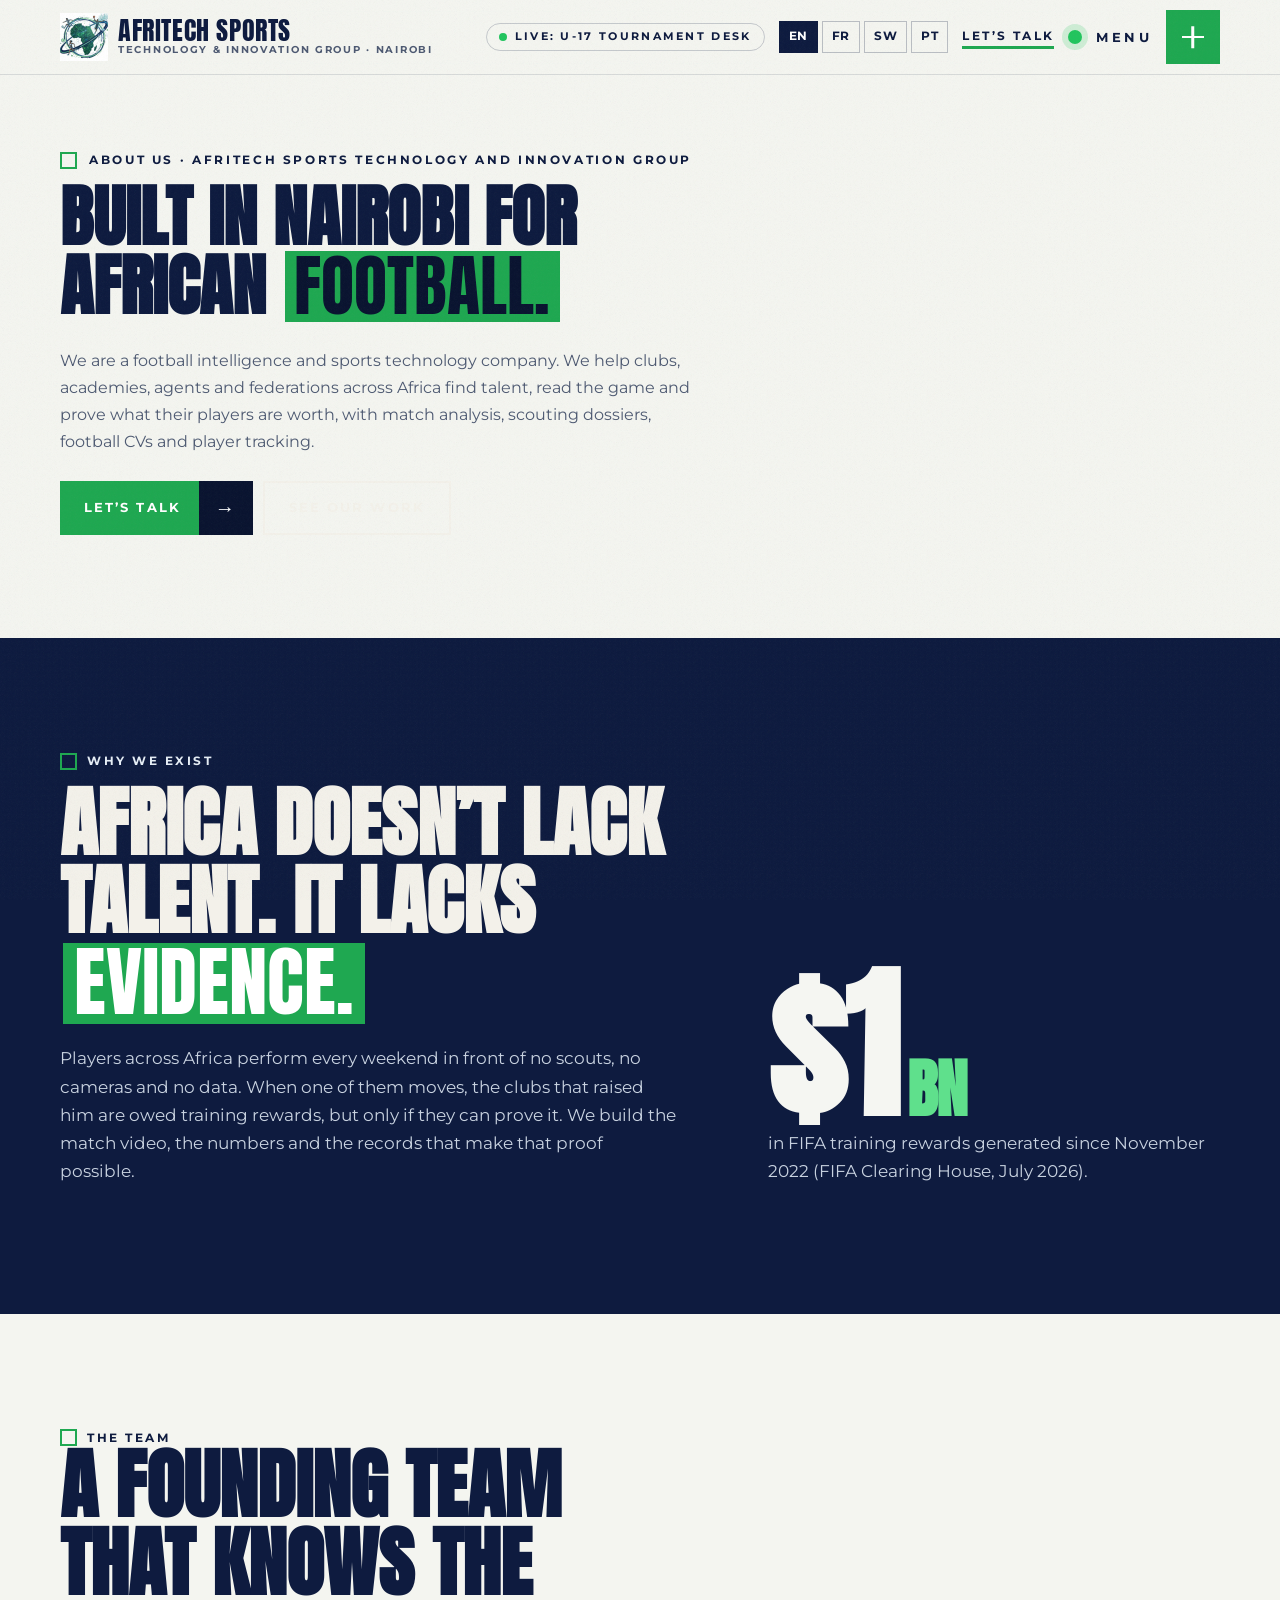
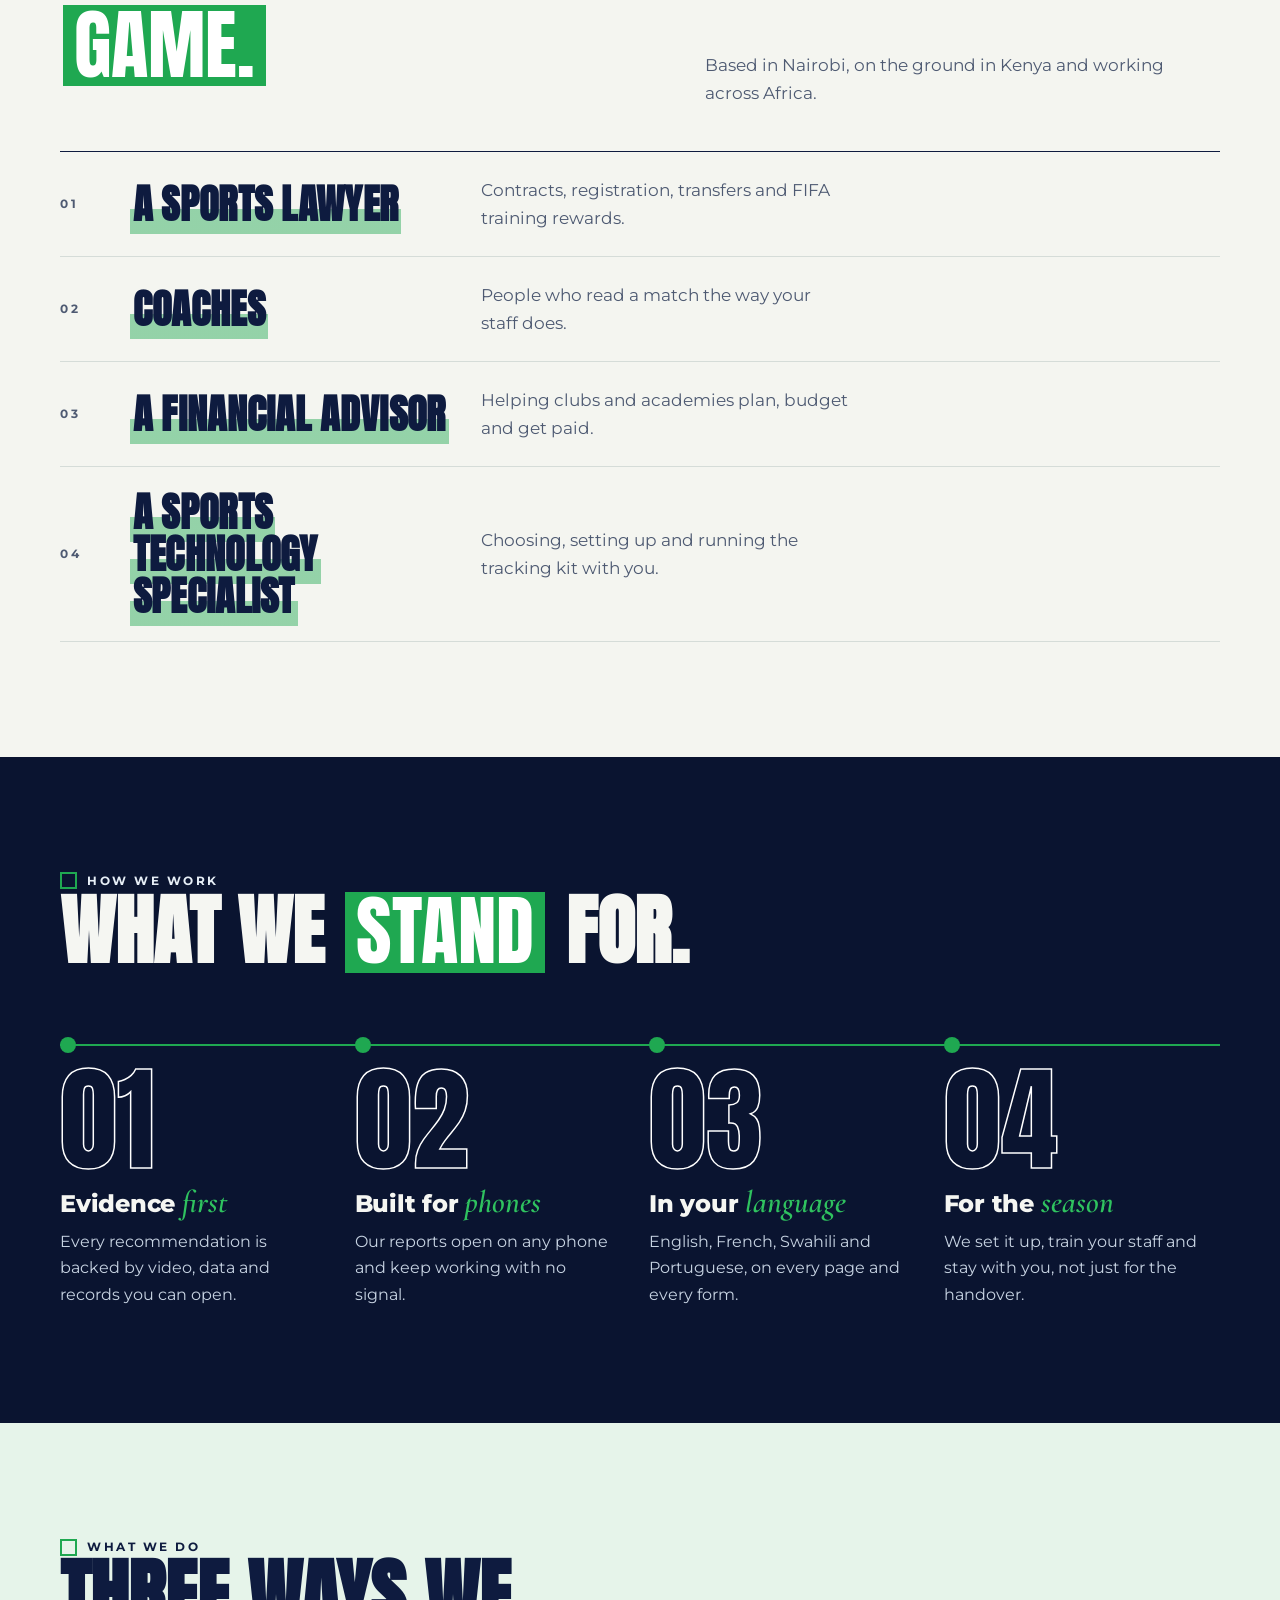
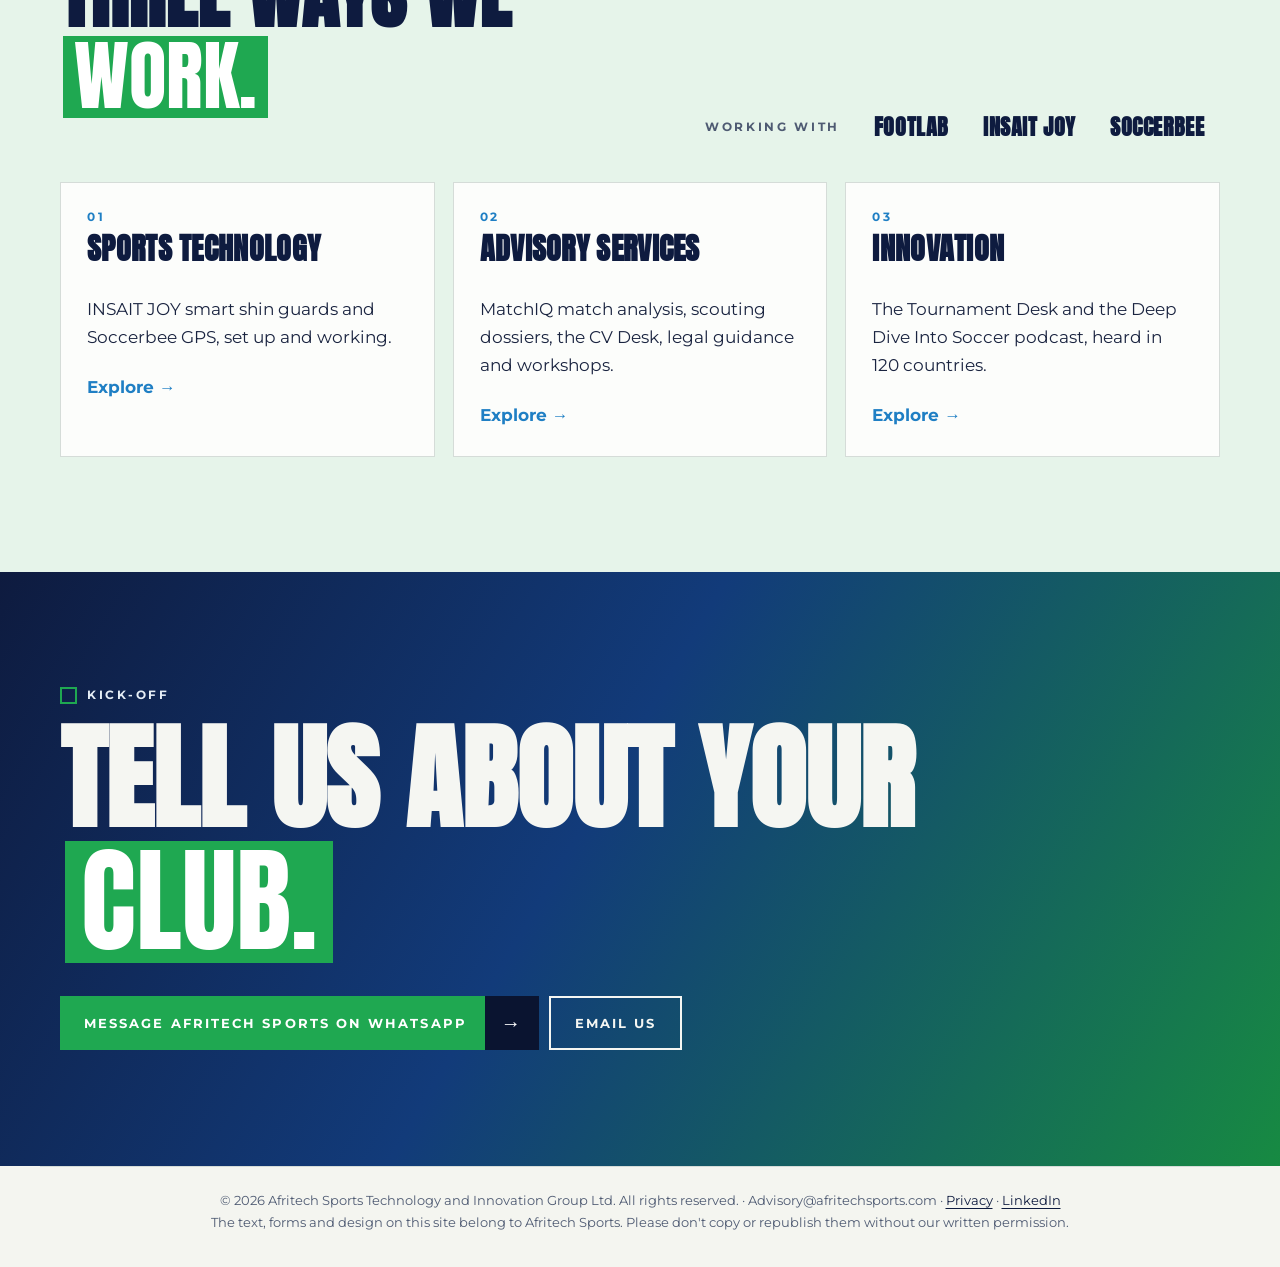
<file: about/index.html>
<!doctype html><html lang="en"><head><meta charset="utf-8"><meta name="theme-color" content="#0B2A21">
<meta name="viewport" content="width=device-width,initial-scale=1,viewport-fit=cover">
<meta name="robots" content="noai, noimageai"><meta name="afritech-ref" content="AFTS47LYVS2O">
<meta name="copyright" content="© 2026 Afritech Sports Technology and Innovation Group Limited">
<title>About Afritech Sports | Football intelligence and sports technology from Nairobi</title><meta name="description" content="Who we are: Afritech Sports Technology and Innovation Group, Nairobi. A sports lawyer, coaches, a financial advisor and a sports technology specialist building the evidence African football needs: match analysis, scouting dossiers, football CVs and player tracking.">
<meta property="og:title" content="About Afritech Sports | Football intelligence and sports technology from Nairobi"><meta property="og:description" content="Who we are: Afritech Sports Technology and Innovation Group, Nairobi. A sports lawyer, coaches, a financial advisor and a sports technology specialist building the evidence African football needs: match analysis, scouting dossiers, football CVs and player tracking."><meta property="og:url" content="https://afritechsports.github.io/about/"><meta property="og:type" content="website"><meta property="og:image" content="https://afritechsports.github.io/assets/img/share.jpg">
<meta name="twitter:card" content="summary_large_image"><link rel="canonical" href="https://afritechsports.github.io/about/">
<link rel="alternate" hreflang="en" href="https://afritechsports.github.io/about/?lang=en"><link rel="alternate" hreflang="fr" href="https://afritechsports.github.io/about/?lang=fr"><link rel="alternate" hreflang="sw" href="https://afritechsports.github.io/about/?lang=sw"><link rel="alternate" hreflang="pt-BR" href="https://afritechsports.github.io/about/?lang=pt">
<link rel="icon" href="../assets/img/logo.jpg"><link rel="stylesheet" href="../assets/site.css">
<link rel="preload" href="../assets/fonts/anton.woff2" as="font" type="font/woff2" crossorigin>
</head><body data-base="../"><!-- Afritech Sports reference AFTS47LYVS2O --><span aria-hidden="true" style="position:absolute;left:-10000px;width:1px;height:1px;overflow:hidden">Afritech Sports reference AFTS47LYVS2O</span>
<input type="radio" name="lang" id="l-en" class="lr" checked><input type="radio" name="lang" id="l-fr" class="lr"><input type="radio" name="lang" id="l-sw" class="lr"><input type="radio" name="lang" id="l-pt" class="lr">
<header class="top"><div class="top-in"><a class="brand" href="../"><img src="../assets/img/logo.jpg" alt="Afritech Sports logo" width="44" height="44"><b>Afritech Sports<small>Technology &amp; Innovation Group · Nairobi</small></b></a>
<a class="live" href="https://afritech-advisory.github.io/Afritech-Advisory-afritech-tournament-desk/qatar-u17-2026/" target="_blank" rel="noopener"><i></i><span class="t t-en" lang="en">Live: U-17 Tournament Desk</span><span class="t t-fr" lang="fr">En direct : Desk U-17</span><span class="t t-sw" lang="sw">Moja kwa moja: Dawati la U-17</span><span class="t t-pt" lang="pt">Ao vivo: Mesa Sub-17</span></a>
<div class="langs" role="group" aria-label="Language"><label for="l-en" title="English">EN</label><label for="l-fr" title="Français">FR</label><label for="l-sw" title="Kiswahili">SW</label><label for="l-pt" title="Português">PT</label></div>
<button type="button" class="talk-link" data-pick=""><span class="t t-en" lang="en">Let’s talk</span><span class="t t-fr" lang="fr">Parlons-en</span><span class="t t-sw" lang="sw">Tuongee</span><span class="t t-pt" lang="pt">Vamos conversar</span></button>
<button type="button" class="menu-btn" aria-expanded="false" aria-controls="menu"><i class="mdot" aria-hidden="true"></i><span class="mb-l"><span class="t t-en" lang="en">Menu</span><span class="t t-fr" lang="fr">Menu</span><span class="t t-sw" lang="sw">Menyu</span><span class="t t-pt" lang="pt">Menu</span></span><span class="mb-x" aria-hidden="true"><i></i><i></i></span></button></div></header>
<nav class="menu" id="menu" aria-label="Main" aria-hidden="true"><div class="menu-in"><ol class="mlist"><li><a href="../"><span class="mn">01</span><span class="ml"><span class="t t-en" lang="en">Home</span><span class="t t-fr" lang="fr">Accueil</span><span class="t t-sw" lang="sw">Nyumbani</span><span class="t t-pt" lang="pt">Início</span></span></a></li><li><a href="../technology/"><span class="mn">02</span><span class="ml"><span class="t t-en" lang="en">Sports Technology</span><span class="t t-fr" lang="fr">Technologie sportive</span><span class="t t-sw" lang="sw">Teknolojia ya Michezo</span><span class="t t-pt" lang="pt">Tecnologia Esportiva</span></span></a></li><li><a href="../advisory/"><span class="mn">03</span><span class="ml"><span class="t t-en" lang="en">Advisory Services</span><span class="t t-fr" lang="fr">Services de conseil</span><span class="t t-sw" lang="sw">Huduma za Ushauri</span><span class="t t-pt" lang="pt">Consultoria</span></span></a></li><li><a href="../innovation/"><span class="mn">04</span><span class="ml"><span class="t t-en" lang="en">Innovation</span><span class="t t-fr" lang="fr">Innovation</span><span class="t t-sw" lang="sw">Ubunifu</span><span class="t t-pt" lang="pt">Inovação</span></span></a></li><li><a href="../about/" aria-current="page" class="on"><span class="mn">05</span><span class="ml"><span class="t t-en" lang="en">About us</span><span class="t t-fr" lang="fr">À propos</span><span class="t t-sw" lang="sw">Kuhusu sisi</span><span class="t t-pt" lang="pt">Sobre nós</span></span></a></li><li><button type="button" data-pick=""><span class="mn">06</span><span class="ml"><span class="t t-en" lang="en">Contact</span><span class="t t-fr" lang="fr">Contact</span><span class="t t-sw" lang="sw">Wasiliana</span><span class="t t-pt" lang="pt">Contato</span></span></button></li></ol>
<aside class="maside"><p class="mk"><span class="t t-en" lang="en">Our live desks</span><span class="t t-fr" lang="fr">Nos desks en ligne</span><span class="t t-sw" lang="sw">Madawati yetu hewani</span><span class="t t-pt" lang="pt">Nossas mesas no ar</span></p><div class="mdesks"><a href="https://afritech-advisory.github.io/afritech-matchiq/" target="_blank" rel="noopener">MatchIQ ↗</a><a href="https://afritech-advisory.github.io/Afritech-Advisory-afritech-tournament-desk/" target="_blank" rel="noopener"><span class="t t-en" lang="en">Tournament Desk</span><span class="t t-fr" lang="fr">Desk Tournoi</span><span class="t t-sw" lang="sw">Dawati la Mashindano</span><span class="t t-pt" lang="pt">Mesa do Torneio</span> ↗</a><a href="https://afritech-advisory.github.io/afritech-sports-cv-desk/" target="_blank" rel="noopener"><span class="t t-en" lang="en">CV Desk</span><span class="t t-fr" lang="fr">Bureau CV</span><span class="t t-sw" lang="sw">Dawati la CV</span><span class="t t-pt" lang="pt">Mesa de Currículos</span> ↗</a></div>
<p class="mk"><span class="t t-en" lang="en">Language</span><span class="t t-fr" lang="fr">Langue</span><span class="t t-sw" lang="sw">Lugha</span><span class="t t-pt" lang="pt">Idioma</span></p><div class="mlangs"><label for="l-en">English</label><label for="l-fr">Français</label><label for="l-sw">Kiswahili</label><label for="l-pt">Português</label></div>
<p class="mk"><span class="t t-en" lang="en">Talk to us</span><span class="t t-fr" lang="fr">Contact</span><span class="t t-sw" lang="sw">Wasiliana nasi</span><span class="t t-pt" lang="pt">Fale com a gente</span></p><a href="mailto:Advisory@afritechsports.com">Advisory@afritechsports.com</a><a href="tel:+254715551506">+254 715 551 506</a>
<p class="mk"><span class="t t-en" lang="en">Follow</span><span class="t t-fr" lang="fr">Suivre</span><span class="t t-sw" lang="sw">Fuatilia</span><span class="t t-pt" lang="pt">Siga</span></p><a href="https://www.linkedin.com/company/afritech-sports-technology-and-innovation-group-limited/" target="_blank" rel="noopener">LinkedIn ↗</a></aside></div></nav>
<div class="mbar"><button type="button" data-pick=""><svg viewBox="0 0 24 24" aria-hidden="true"><path d="M3 5h18v14H3z" fill="none" stroke="currentColor" stroke-width="1.8"/><path d="M3 6l9 7 9-7" fill="none" stroke="currentColor" stroke-width="1.8"/></svg><span class="t t-en" lang="en">Let’s talk</span><span class="t t-fr" lang="fr">Parlons-en</span><span class="t t-sw" lang="sw">Tuongee</span><span class="t t-pt" lang="pt">Vamos conversar</span></button><a href="../#first-move"><span class="t t-en" lang="en">Free match read</span><span class="t t-fr" lang="fr">Analyse gratuite</span><span class="t t-sw" lang="sw">Uchambuzi bure</span><span class="t t-pt" lang="pt">Análise grátis</span></a></div></header>
<main>
<section class="h-hero"><div class="h-in" style="grid-template-columns:1fr"><div>
<p class="eyebrow"><span class="t t-en" lang="en">About us · Afritech Sports Technology and Innovation Group</span><span class="t t-fr" lang="fr">À propos · Afritech Sports Technology and Innovation Group</span><span class="t t-sw" lang="sw">Kuhusu sisi · Afritech Sports Technology and Innovation Group</span><span class="t t-pt" lang="pt">Sobre nós · Afritech Sports Technology and Innovation Group</span></p>
<h1 style="max-width:16ch"><span class="t t-en" lang="en">Built in Nairobi for African <em>football.</em></span><span class="t t-fr" lang="fr">Créé à Nairobi pour le <em>football</em> africain.</span><span class="t t-sw" lang="sw">Imejengwa Nairobi kwa ajili ya <em>soka</em> la Afrika.</span><span class="t t-pt" lang="pt">Feito em Nairóbi para o <em>futebol</em> africano.</span></h1>
<div class="lead"><p class="t t-en" lang="en">We are a football intelligence and sports technology company. We help clubs, academies, agents and federations across Africa find talent, read the game and prove what their players are worth, with match analysis, scouting dossiers, football CVs and player tracking.</p><p class="t t-fr" lang="fr">Nous sommes une société d’intelligence football et de technologie sportive. Nous aidons clubs, académies, agents et fédérations d’Afrique à trouver les talents, lire le jeu et prouver la valeur de leurs joueurs, grâce à l’analyse de match, aux dossiers de recrutement, aux CV football et au suivi des joueurs.</p><p class="t t-sw" lang="sw">Sisi ni kampuni ya ujasusi wa soka na teknolojia ya michezo. Tunasaidia klabu, akademia, mawakala na mashirikisho kote Afrika kupata vipaji, kusoma mchezo na kuthibitisha thamani ya wachezaji wao, kwa uchambuzi wa mechi, ripoti za uskauti, CV za soka na ufuatiliaji wa wachezaji.</p><p class="t t-pt" lang="pt">Somos uma empresa de inteligência de futebol e tecnologia esportiva. Ajudamos clubes, academias, agentes e federações da África a encontrar talentos, ler o jogo e provar o valor dos seus jogadores, com análise de partidas, dossiês de scouting, currículos de futebol e monitoramento.</p></div>
<div class="acts"><button type="button" class="btn go1" data-pick=""><span class="t t-en" lang="en">Let’s talk</span><span class="t t-fr" lang="fr">Parlons-en</span><span class="t t-sw" lang="sw">Tuongee</span><span class="t t-pt" lang="pt">Vamos conversar</span> <span class="ar" aria-hidden="true">→</span></button><a class="btn ghost" href="../#work"><span class="t t-en" lang="en">See our work</span><span class="t t-fr" lang="fr">Voir notre travail</span><span class="t t-sw" lang="sw">Ona kazi yetu</span><span class="t t-pt" lang="pt">Veja nosso trabalho</span></a></div></div></div></section>
<section class="sx dark"><div class="in"><div class="reality"><div><p class="kick"><span class="t t-en" lang="en">Why we exist</span><span class="t t-fr" lang="fr">Pourquoi nous existons</span><span class="t t-sw" lang="sw">Kwa nini tupo</span><span class="t t-pt" lang="pt">Por que existimos</span></p>
<h2><span class="t t-en" lang="en">Africa doesn’t lack talent. It lacks <em>evidence.</em></span><span class="t t-fr" lang="fr">L’Afrique ne manque pas de talent. Elle manque de <em>preuves.</em></span><span class="t t-sw" lang="sw">Afrika haikosi vipaji. Inakosa <em>ushahidi.</em></span><span class="t t-pt" lang="pt">Falta à África não o talento, mas as <em>evidências.</em></span></h2>
<p class="t t-en" lang="en">Players across Africa perform every weekend in front of no scouts, no cameras and no data. When one of them moves, the clubs that raised him are owed training rewards, but only if they can prove it. We build the match video, the numbers and the records that make that proof possible.</p><p class="t t-fr" lang="fr">Partout en Afrique, des joueurs jouent chaque week-end sans recruteurs, sans caméras et sans données. Quand l’un d’eux est transféré, les clubs formateurs ont droit à des indemnités, à condition de le prouver. Nous produisons la vidéo, les chiffres et les dossiers qui rendent cette preuve possible.</p><p class="t t-sw" lang="sw">Wachezaji kote Afrika wanacheza kila wikendi bila maskauti, bila kamera na bila data. Mmoja wao anapohama, klabu zilizomkuza zinastahili fidia ya mafunzo, lakini tu kama zinaweza kuthibitisha. Tunatengeneza video, takwimu na kumbukumbu zinazowezesha uthibitisho huo.</p><p class="t t-pt" lang="pt">Jogadores de toda a África jogam todo fim de semana sem olheiros, sem câmeras e sem dados. Quando um deles é transferido, os clubes formadores têm direito a compensações, mas só se provarem. Nós produzimos o vídeo, os números e os registros que tornam essa prova possível.</p></div>
<div><div class="big">$1<small>BN</small></div><p class="t t-en" lang="en">in FIFA training rewards generated since November 2022 (FIFA Clearing House, July 2026).</p><p class="t t-fr" lang="fr">d’indemnités de formation FIFA générées depuis novembre 2022 (FIFA Clearing House, juillet 2026).</p><p class="t t-sw" lang="sw">za fidia ya mafunzo ya FIFA tangu Novemba 2022 (FIFA Clearing House, Julai 2026).</p><p class="t t-pt" lang="pt">em compensações de formação da FIFA desde novembro de 2022 (FIFA Clearing House, julho de 2026).</p></div></div></div></section>
<section class="sx"><div class="in"><div class="shead"><div><p class="kick"><span class="t t-en" lang="en">The team</span><span class="t t-fr" lang="fr">L’équipe</span><span class="t t-sw" lang="sw">Timu</span><span class="t t-pt" lang="pt">A equipe</span></p><h2><span class="t t-en" lang="en">A founding team that knows the <em>game.</em></span><span class="t t-fr" lang="fr">Une équipe fondatrice qui connaît le <em>jeu.</em></span><span class="t t-sw" lang="sw">Timu ya waanzilishi inayoujua <em>mchezo.</em></span><span class="t t-pt" lang="pt">Uma equipe fundadora que conhece o <em>jogo.</em></span></h2></div><p class="t t-en" lang="en">Based in Nairobi, on the ground in Kenya and working across Africa.</p><p class="t t-fr" lang="fr">Basés à Nairobi, sur le terrain au Kenya, actifs dans toute l’Afrique.</p><p class="t t-sw" lang="sw">Tuko Nairobi, uwanjani Kenya, tukifanya kazi kote Afrika.</p><p class="t t-pt" lang="pt">Baseados em Nairóbi, presentes no Quênia, atuando em toda a África.</p></div><div class="aud"><div class="au rv"><span class="n">01</span><h3><span class="hl"><span class="t t-en" lang="en">A sports lawyer</span><span class="t t-fr" lang="fr">Un avocat du sport</span><span class="t t-sw" lang="sw">Mwanasheria wa michezo</span><span class="t t-pt" lang="pt">Um advogado esportivo</span></span></h3><p class="t t-en" lang="en">Contracts, registration, transfers and FIFA training rewards.</p><p class="t t-fr" lang="fr">Contrats, enregistrement, transferts et indemnités de formation FIFA.</p><p class="t t-sw" lang="sw">Mikataba, usajili, uhamisho na fidia ya mafunzo ya FIFA.</p><p class="t t-pt" lang="pt">Contratos, registro, transferências e compensações de formação da FIFA.</p><div class="row"></div></div><div class="au rv"><span class="n">02</span><h3><span class="hl"><span class="t t-en" lang="en">Coaches</span><span class="t t-fr" lang="fr">Des entraîneurs</span><span class="t t-sw" lang="sw">Makocha</span><span class="t t-pt" lang="pt">Treinadores</span></span></h3><p class="t t-en" lang="en">People who read a match the way your staff does.</p><p class="t t-fr" lang="fr">Des gens qui lisent un match comme votre staff.</p><p class="t t-sw" lang="sw">Watu wanaosoma mechi kama benchi lako la ufundi.</p><p class="t t-pt" lang="pt">Gente que lê o jogo como sua comissão.</p><div class="row"></div></div><div class="au rv"><span class="n">03</span><h3><span class="hl"><span class="t t-en" lang="en">A financial advisor</span><span class="t t-fr" lang="fr">Un conseiller financier</span><span class="t t-sw" lang="sw">Mshauri wa fedha</span><span class="t t-pt" lang="pt">Um consultor financeiro</span></span></h3><p class="t t-en" lang="en">Helping clubs and academies plan, budget and get paid.</p><p class="t t-fr" lang="fr">Pour aider clubs et académies à planifier, budgéter et être payés.</p><p class="t t-sw" lang="sw">Kusaidia klabu na akademia kupanga, kuweka bajeti na kulipwa.</p><p class="t t-pt" lang="pt">Ajudando clubes e academias a planejar, orçar e receber.</p><div class="row"></div></div><div class="au rv"><span class="n">04</span><h3><span class="hl"><span class="t t-en" lang="en">A sports technology specialist</span><span class="t t-fr" lang="fr">Un spécialiste de la technologie sportive</span><span class="t t-sw" lang="sw">Mtaalamu wa teknolojia ya michezo</span><span class="t t-pt" lang="pt">Um especialista em tecnologia esportiva</span></span></h3><p class="t t-en" lang="en">Choosing, setting up and running the tracking kit with you.</p><p class="t t-fr" lang="fr">Choisir, installer et faire tourner le matériel de suivi avec vous.</p><p class="t t-sw" lang="sw">Kuchagua, kusimika na kuendesha vifaa vya ufuatiliaji pamoja nawe.</p><p class="t t-pt" lang="pt">Escolher, instalar e operar o equipamento de monitoramento com você.</p><div class="row"></div></div></div></div></section>
<section class="sx steps4"><div class="in"><div class="shead"><div><p class="kick"><span class="t t-en" lang="en">How we work</span><span class="t t-fr" lang="fr">Notre méthode</span><span class="t t-sw" lang="sw">Jinsi tunavyofanya kazi</span><span class="t t-pt" lang="pt">Como trabalhamos</span></p><h2><span class="t t-en" lang="en">What we <em>stand</em> for.</span><span class="t t-fr" lang="fr">Ce que nous <em>défendons.</em></span><span class="t t-sw" lang="sw">Tunachosimamia <em>kwa dhati.</em></span><span class="t t-pt" lang="pt">O que <em>defendemos.</em></span></h2></div></div><div class="steps-g"><div class="step rv"><span class="sn">01</span><h3><span class="t t-en" lang="en">Evidence <em>first</em></span><span class="t t-fr" lang="fr">Les <em>preuves</em> d’abord</span><span class="t t-sw" lang="sw"><em>Ushahidi</em> kwanza</span><span class="t t-pt" lang="pt"><em>Evidências</em> primeiro</span></h3><p class="t t-en" lang="en">Every recommendation is backed by video, data and records you can open.</p><p class="t t-fr" lang="fr">Chaque recommandation repose sur des vidéos, des données et des dossiers consultables.</p><p class="t t-sw" lang="sw">Kila pendekezo lina video, data na kumbukumbu unazoweza kufungua.</p><p class="t t-pt" lang="pt">Cada recomendação tem vídeo, dados e registros que você pode abrir.</p></div><div class="step rv"><span class="sn">02</span><h3><span class="t t-en" lang="en">Built for <em>phones</em></span><span class="t t-fr" lang="fr">Pensé pour le <em>téléphone</em></span><span class="t t-sw" lang="sw">Kwa ajili ya <em>simu</em></span><span class="t t-pt" lang="pt">Feito para o <em>celular</em></span></h3><p class="t t-en" lang="en">Our reports open on any phone and keep working with no signal.</p><p class="t t-fr" lang="fr">Nos rapports s’ouvrent sur tout téléphone et fonctionnent sans réseau.</p><p class="t t-sw" lang="sw">Ripoti zetu zinafunguka kwenye simu yoyote, hata bila mtandao.</p><p class="t t-pt" lang="pt">Nossos relatórios abrem em qualquer celular, mesmo sem sinal.</p></div><div class="step rv"><span class="sn">03</span><h3><span class="t t-en" lang="en">In your <em>language</em></span><span class="t t-fr" lang="fr">Dans votre <em>langue</em></span><span class="t t-sw" lang="sw">Kwa <em>lugha</em> yako</span><span class="t t-pt" lang="pt">No seu <em>idioma</em></span></h3><p class="t t-en" lang="en">English, French, Swahili and Portuguese, on every page and every form.</p><p class="t t-fr" lang="fr">Anglais, français, swahili et portugais, sur chaque page et formulaire.</p><p class="t t-sw" lang="sw">Kiingereza, Kifaransa, Kiswahili na Kireno, kwenye kila ukurasa na fomu.</p><p class="t t-pt" lang="pt">Inglês, francês, suaíli e português, em cada página e formulário.</p></div><div class="step rv"><span class="sn">04</span><h3><span class="t t-en" lang="en">For the <em>season</em></span><span class="t t-fr" lang="fr">Pour la <em>saison</em></span><span class="t t-sw" lang="sw">Kwa <em>msimu</em> mzima</span><span class="t t-pt" lang="pt">Pela <em>temporada</em></span></h3><p class="t t-en" lang="en">We set it up, train your staff and stay with you, not just for the handover.</p><p class="t t-fr" lang="fr">Nous installons, formons votre staff et restons à vos côtés.</p><p class="t t-sw" lang="sw">Tunasimika, tunafunza wafanyakazi wako na tunabaki nawe.</p><p class="t t-pt" lang="pt">Instalamos, treinamos sua equipe e ficamos com você.</p></div></div></div></section>
<section class="sx band-mint"><div class="in"><div class="shead"><div><p class="kick"><span class="t t-en" lang="en">What we do</span><span class="t t-fr" lang="fr">Ce que nous faisons</span><span class="t t-sw" lang="sw">Tunachofanya</span><span class="t t-pt" lang="pt">O que fazemos</span></p><h2><span class="t t-en" lang="en">Three ways we <em>work.</em></span><span class="t t-fr" lang="fr">Trois façons de <em>travailler.</em></span><span class="t t-sw" lang="sw">Njia tatu za <em>kazi.</em></span><span class="t t-pt" lang="pt">Três frentes de <em>trabalho.</em></span></h2></div><div class="partners" style="margin:0"><span><span class="t t-en" lang="en">Working with</span><span class="t t-fr" lang="fr">Avec</span><span class="t t-sw" lang="sw">Tunafanya kazi na</span><span class="t t-pt" lang="pt">Trabalhando com</span></span><strong>FootLab</strong><strong>INSAIT JOY</strong><strong>Soccerbee</strong></div></div><div class="moves"><a class="mv rv" href="../technology/" style="text-decoration:none;color:inherit"><div class="no"><span>01</span></div><h3><span class="t t-en" lang="en">Sports Technology</span><span class="t t-fr" lang="fr">Technologie sportive</span><span class="t t-sw" lang="sw">Teknolojia ya Michezo</span><span class="t t-pt" lang="pt">Tecnologia Esportiva</span></h3><p class="t t-en" lang="en">INSAIT JOY smart shin guards and Soccerbee GPS, set up and working.</p><p class="t t-fr" lang="fr">Protège-tibias INSAIT JOY et GPS Soccerbee, installés et opérationnels.</p><p class="t t-sw" lang="sw">INSAIT JOY na GPS ya Soccerbee, zimesimikwa na zinafanya kazi.</p><p class="t t-pt" lang="pt">INSAIT JOY e GPS Soccerbee, instalados e funcionando.</p><span class="go"><span class="t t-en" lang="en">Explore</span><span class="t t-fr" lang="fr">Découvrir</span><span class="t t-sw" lang="sw">Gundua</span><span class="t t-pt" lang="pt">Explorar</span> <span class="ar" aria-hidden="true">→</span></span></a><a class="mv rv" href="../advisory/" style="text-decoration:none;color:inherit"><div class="no"><span>02</span></div><h3><span class="t t-en" lang="en">Advisory Services</span><span class="t t-fr" lang="fr">Services de conseil</span><span class="t t-sw" lang="sw">Huduma za Ushauri</span><span class="t t-pt" lang="pt">Consultoria</span></h3><p class="t t-en" lang="en">MatchIQ match analysis, scouting dossiers, the CV Desk, legal guidance and workshops.</p><p class="t t-fr" lang="fr">Analyse MatchIQ, dossiers, Bureau CV, conseil juridique et ateliers.</p><p class="t t-sw" lang="sw">Uchambuzi wa MatchIQ, ripoti za uskauti, Dawati la CV, ushauri wa kisheria na warsha.</p><p class="t t-pt" lang="pt">Análise MatchIQ, dossiês, Mesa de Currículos, jurídico e workshops.</p><span class="go"><span class="t t-en" lang="en">Explore</span><span class="t t-fr" lang="fr">Découvrir</span><span class="t t-sw" lang="sw">Gundua</span><span class="t t-pt" lang="pt">Explorar</span> <span class="ar" aria-hidden="true">→</span></span></a><a class="mv rv" href="../innovation/" style="text-decoration:none;color:inherit"><div class="no"><span>03</span></div><h3><span class="t t-en" lang="en">Innovation</span><span class="t t-fr" lang="fr">Innovation</span><span class="t t-sw" lang="sw">Ubunifu</span><span class="t t-pt" lang="pt">Inovação</span></h3><p class="t t-en" lang="en">The Tournament Desk and the Deep Dive Into Soccer podcast, heard in 120 countries.</p><p class="t t-fr" lang="fr">Le Desk Tournoi et le podcast Deep Dive Into Soccer, écouté dans 120 pays.</p><p class="t t-sw" lang="sw">Dawati la Mashindano na podikasti ya Deep Dive Into Soccer, inayosikilizwa nchi 120.</p><p class="t t-pt" lang="pt">A Mesa do Torneio e o podcast Deep Dive Into Soccer, ouvido em 120 países.</p><span class="go"><span class="t t-en" lang="en">Explore</span><span class="t t-fr" lang="fr">Découvrir</span><span class="t t-sw" lang="sw">Gundua</span><span class="t t-pt" lang="pt">Explorar</span> <span class="ar" aria-hidden="true">→</span></span></a></div></div></section>
<section class="sx final grad"><div class="in"><p class="kick"><span class="t t-en" lang="en">Kick-off</span><span class="t t-fr" lang="fr">Coup d’envoi</span><span class="t t-sw" lang="sw">Mwanzo wa mchezo</span><span class="t t-pt" lang="pt">Pontapé inicial</span></p><h2><span class="t t-en" lang="en">Tell us about your <em>club.</em></span><span class="t t-fr" lang="fr">Parlez-nous de votre <em>club.</em></span><span class="t t-sw" lang="sw">Tuambie kuhusu <em>klabu</em> yako.</span><span class="t t-pt" lang="pt">Conte sobre o seu <em>clube.</em></span></h2>
<div class="acts"><button type="button" class="btn wa" data-pick=""><span class="t t-en" lang="en">Message Afritech Sports on WhatsApp</span><span class="t t-fr" lang="fr">Écrire à Afritech Sports sur WhatsApp</span><span class="t t-sw" lang="sw">Tumia Afritech Sports ujumbe WhatsApp</span><span class="t t-pt" lang="pt">Fale com a Afritech Sports no WhatsApp</span> <span class="ar" aria-hidden="true">→</span></button><a class="btn ghost" href="mailto:Advisory@afritechsports.com"><span class="t t-en" lang="en">Email us</span><span class="t t-fr" lang="fr">Envoyez-nous un e-mail</span><span class="t t-sw" lang="sw">Tutumie barua pepe</span><span class="t t-pt" lang="pt">Mande um e-mail</span></a></div></div></section>
</main>
<footer class="foot">© 2026 Afritech Sports Technology and Innovation Group Ltd. <span class="t t-en" lang="en">All rights reserved.</span><span class="t t-fr" lang="fr">Tous droits réservés.</span><span class="t t-sw" lang="sw">Haki zote zimehifadhiwa.</span><span class="t t-pt" lang="pt">Todos os direitos reservados.</span> · Advisory@afritechsports.com · <a href="../privacy/"><span class="t t-en" lang="en">Privacy</span><span class="t t-fr" lang="fr">Confidentialité</span><span class="t t-sw" lang="sw">Faragha</span><span class="t t-pt" lang="pt">Privacidade</span></a> · <a href="https://www.linkedin.com/company/afritech-sports-technology-and-innovation-group-limited/" target="_blank" rel="noopener">LinkedIn</a><br><span class="t t-en" lang="en">The text, forms and design on this site belong to Afritech Sports. Please don't copy or republish them without our written permission.</span><span class="t t-fr" lang="fr">Les textes, formulaires et la mise en page de ce site appartiennent à Afritech Sports. Merci de ne pas les copier ni les republier sans notre accord écrit.</span><span class="t t-sw" lang="sw">Maandishi, fomu na muundo wa tovuti hii ni mali ya Afritech Sports. Tafadhali usinakili wala kuchapisha upya bila ruhusa yetu ya maandishi.</span><span class="t t-pt" lang="pt">Os textos, formulários e o design deste site pertencem à Afritech Sports. Não os copie nem republique sem nossa autorização por escrito.</span></footer>
<div class="modal" id="picker" role="dialog" aria-modal="true" aria-labelledby="pk-h"><div class="mbox">
<h3 id="pk-h" data-p="title"></h3><p data-p="sub" style="margin:0;color:var(--muted)"></p>
<label class="f" data-l="type"> <select id="pk-type" required></select></label>
<p class="minor" data-p="minor" hidden></p>
<label class="f" id="pk-teamw" data-l="team" hidden> <select id="pk-team"></select></label>
<label class="f" id="pk-levelw" data-l="level" hidden> <select id="pk-level"></select></label>
<label class="f" data-l="country"> <input type="text" id="pk-country" autocomplete="country-name" list="pk-countries" maxlength="60"></label>
<label class="f" data-l="city"> <input type="text" id="pk-city" autocomplete="address-level2" maxlength="60"></label>
<label class="f" data-l="org"> <input type="text" id="pk-org" autocomplete="organization" maxlength="80"></label>
<label class="ck"><input type="checkbox" id="pk-ok"><span data-p="consent"></span></label>
<p class="err" role="alert"></p>
<div class="acts"><button class="btn wa" type="button" data-p="go_wa"></button><button class="btn ghost" type="button" data-p="go_mail"></button><button class="btn ghost sm" type="button" data-p="cancel"></button></div>
<datalist id="pk-countries"><option value="Kenya"><option value="Uganda"><option value="Tanzania"><option value="Rwanda"><option value="Burundi"><option value="South Sudan"><option value="Ethiopia"><option value="Somalia"><option value="DR Congo"><option value="Congo"><option value="Zambia"><option value="Zimbabwe"><option value="Malawi"><option value="Mozambique"><option value="South Africa"><option value="Botswana"><option value="Namibia"><option value="Eswatini"><option value="Lesotho"><option value="Angola"><option value="Madagascar"><option value="Nigeria"><option value="Ghana"><option value="Senegal"><option value="Côte d'Ivoire"><option value="Cameroon"><option value="Mali"><option value="Burkina Faso"><option value="Guinea"><option value="Benin"><option value="Togo"><option value="Niger"><option value="Sierra Leone"><option value="Liberia"><option value="Gambia"><option value="Gabon"><option value="Morocco"><option value="Algeria"><option value="Tunisia"><option value="Egypt"><option value="Libya"><option value="Sudan"><option value="United Kingdom"><option value="United States"><option value="France"><option value="Spain"><option value="Portugal"><option value="Netherlands"><option value="Belgium"><option value="Germany"><option value="Brazil"><option value="United Arab Emirates"><option value="Qatar"><option value="Saudi Arabia"></datalist></div></div>
<script src="../assets/site.js" defer></script>
<script data-goatcounter="https://afritechsports.goatcounter.com/count" async src="//gc.zgo.at/count.js"></script>
</body></html>
</file>
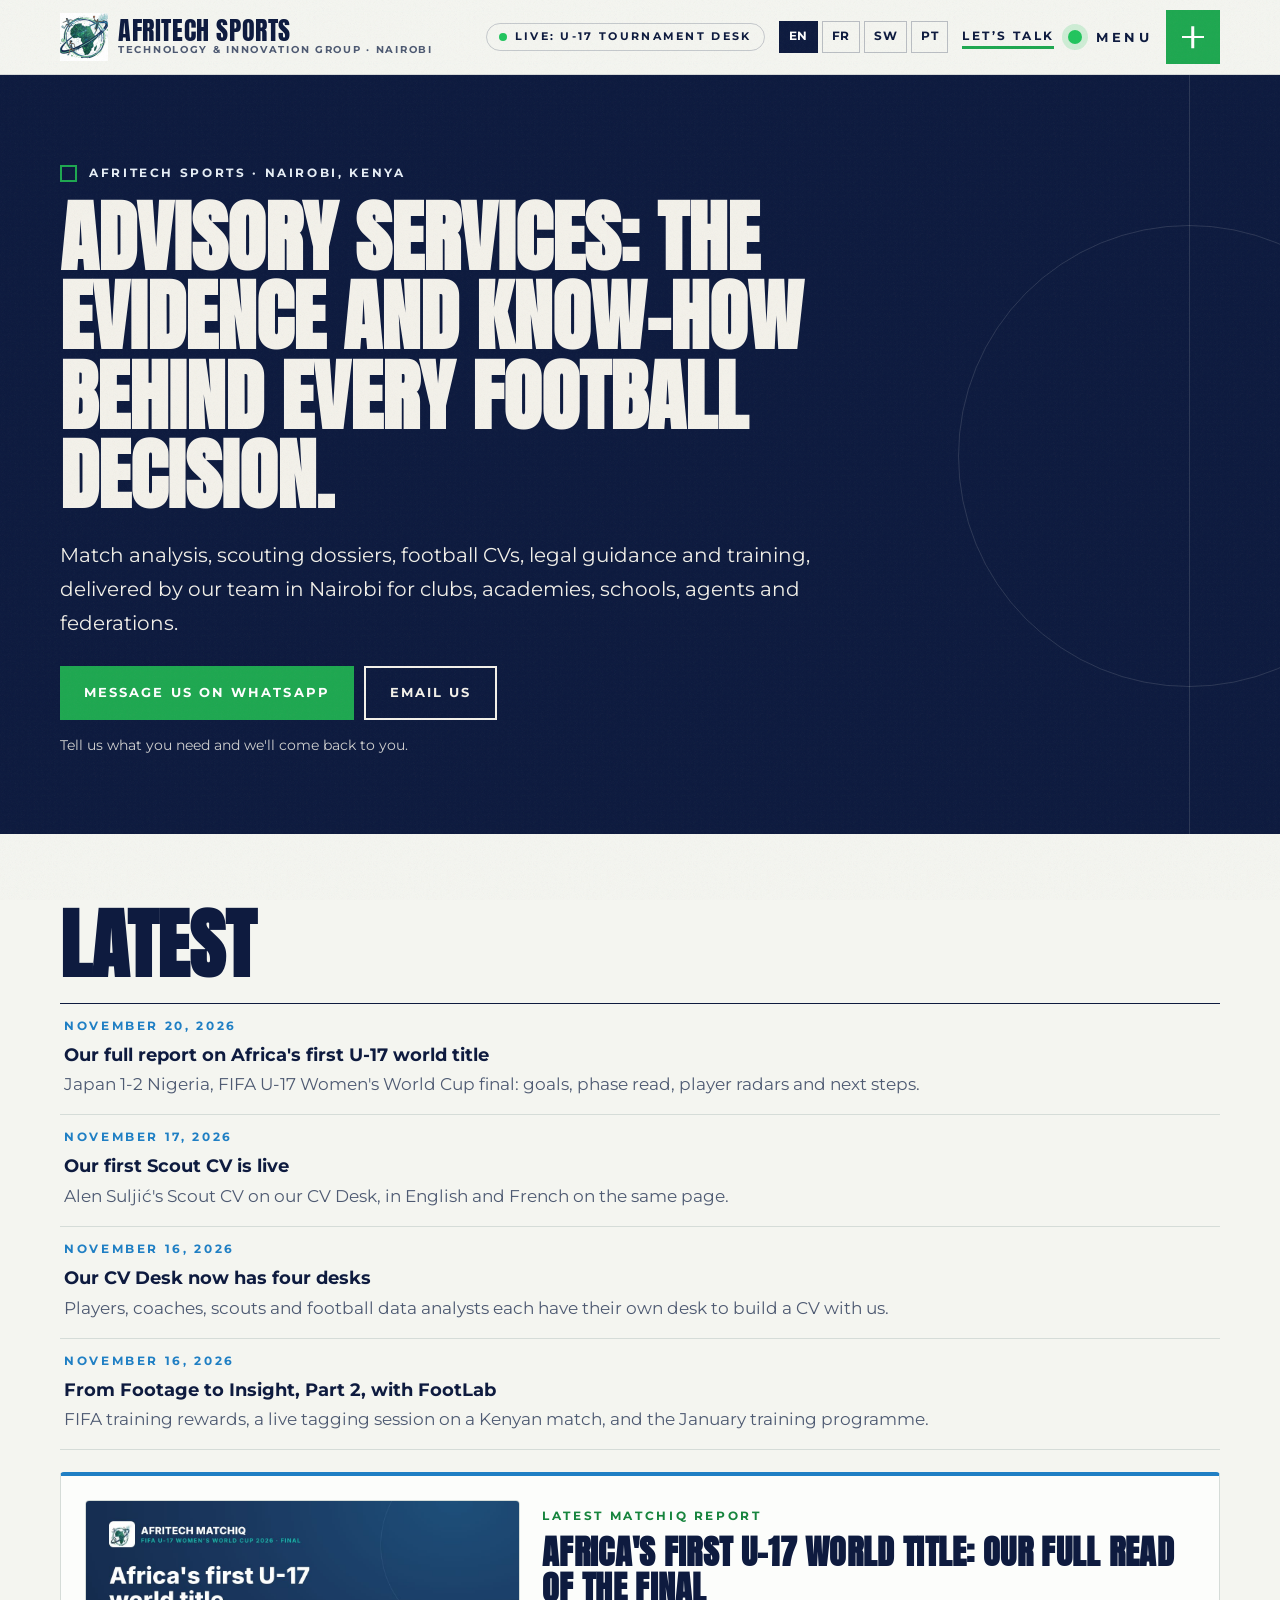
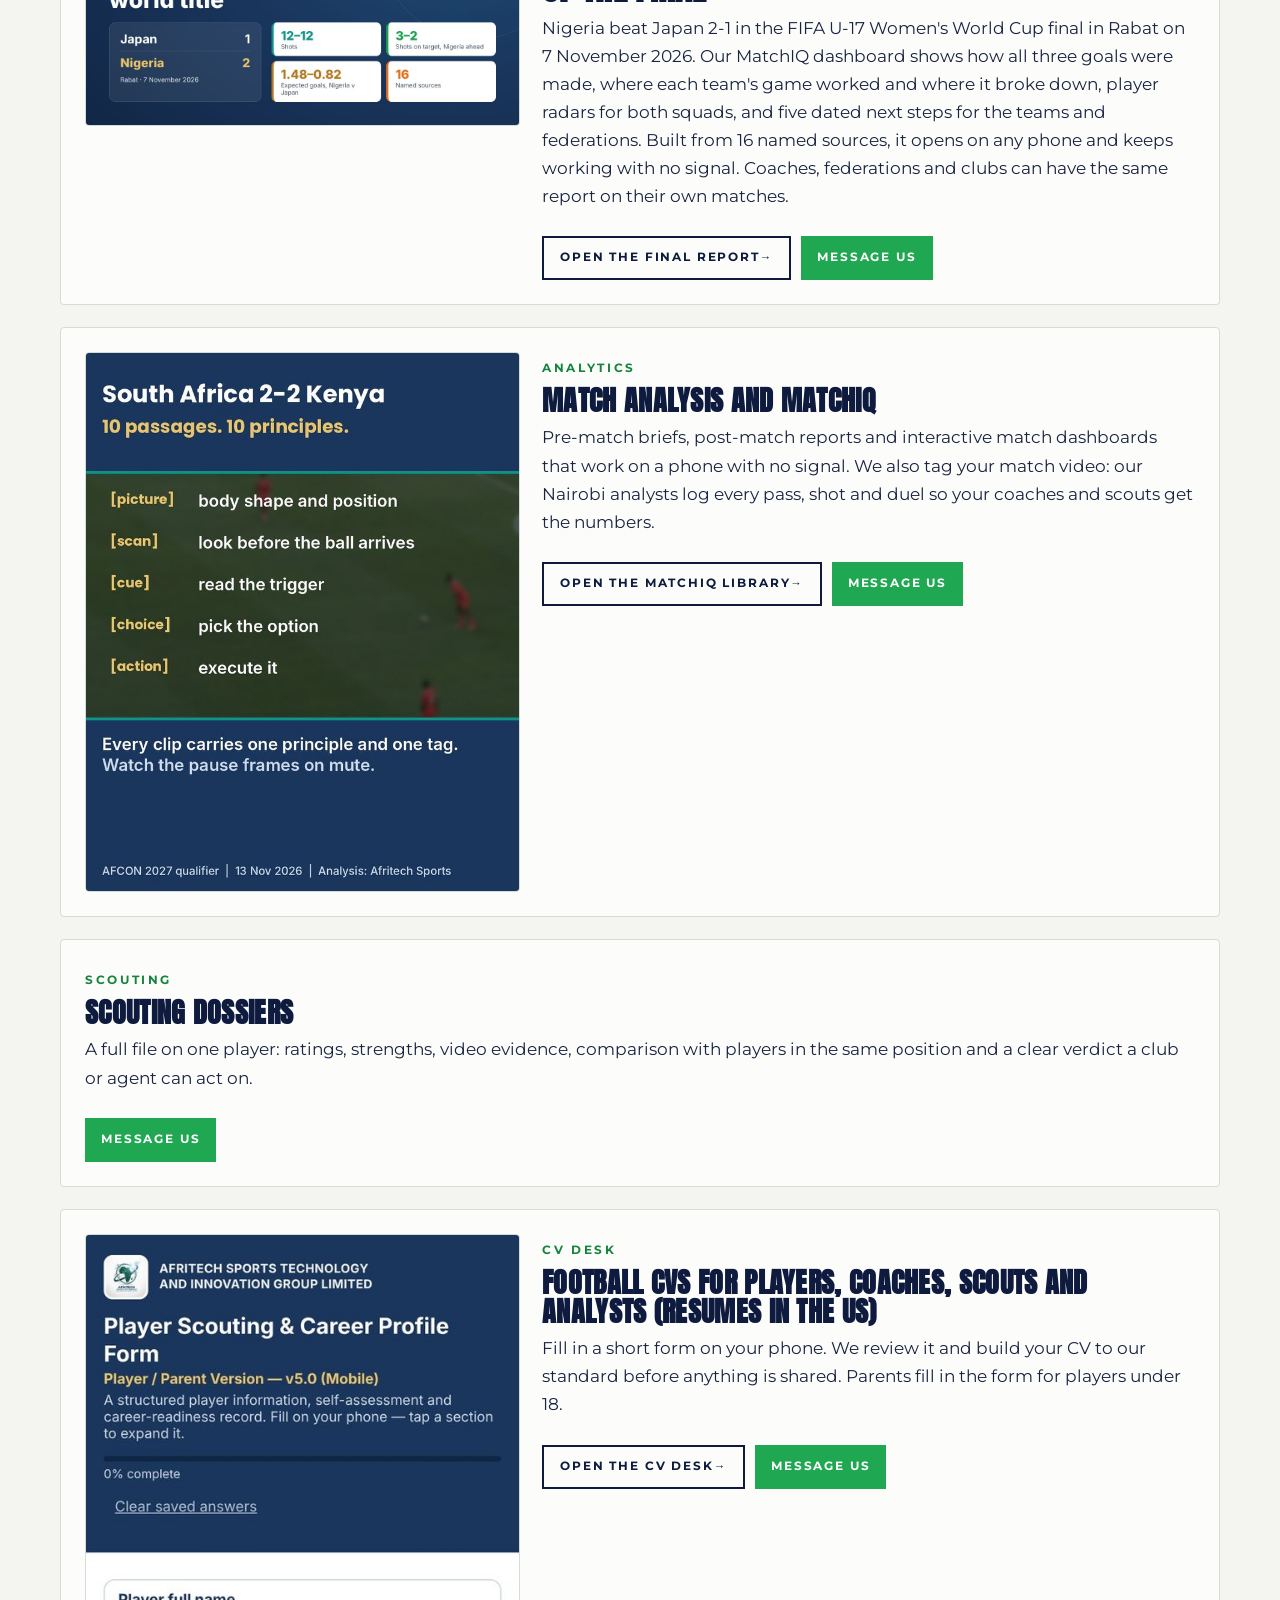
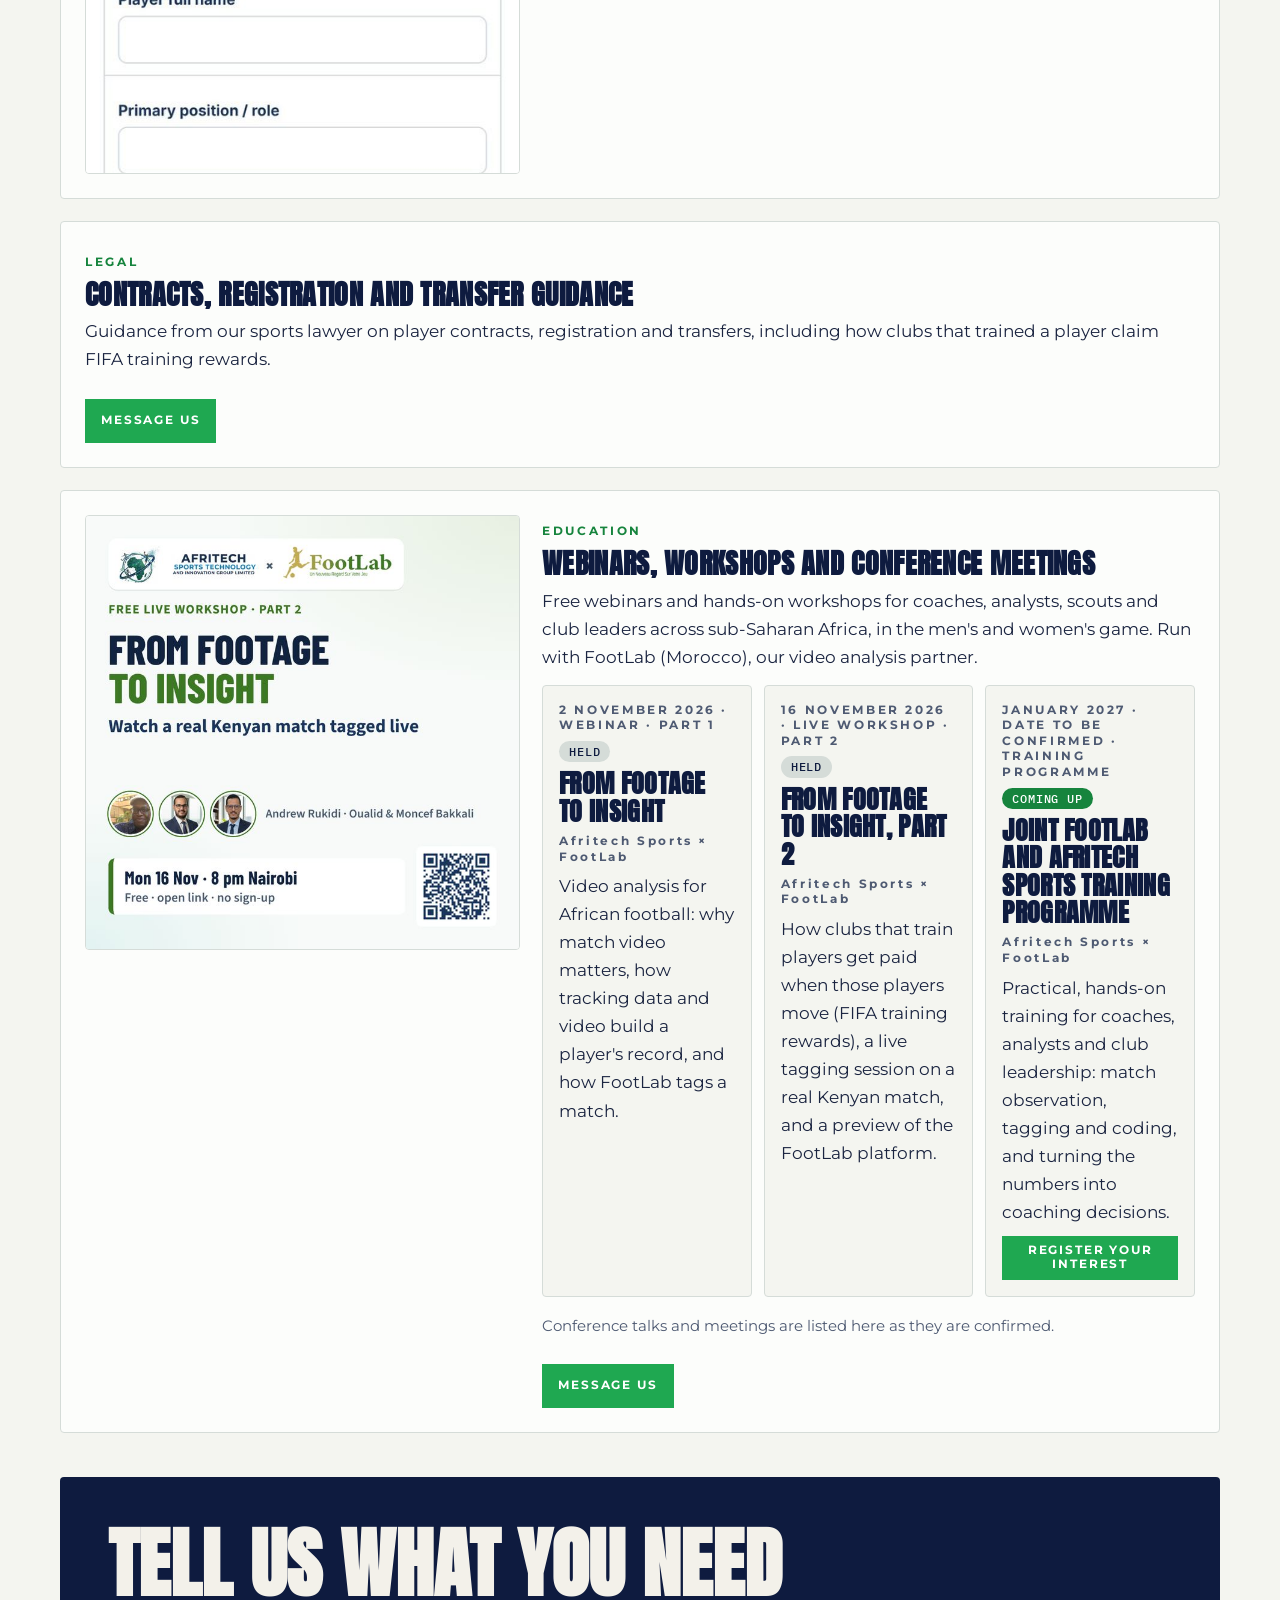
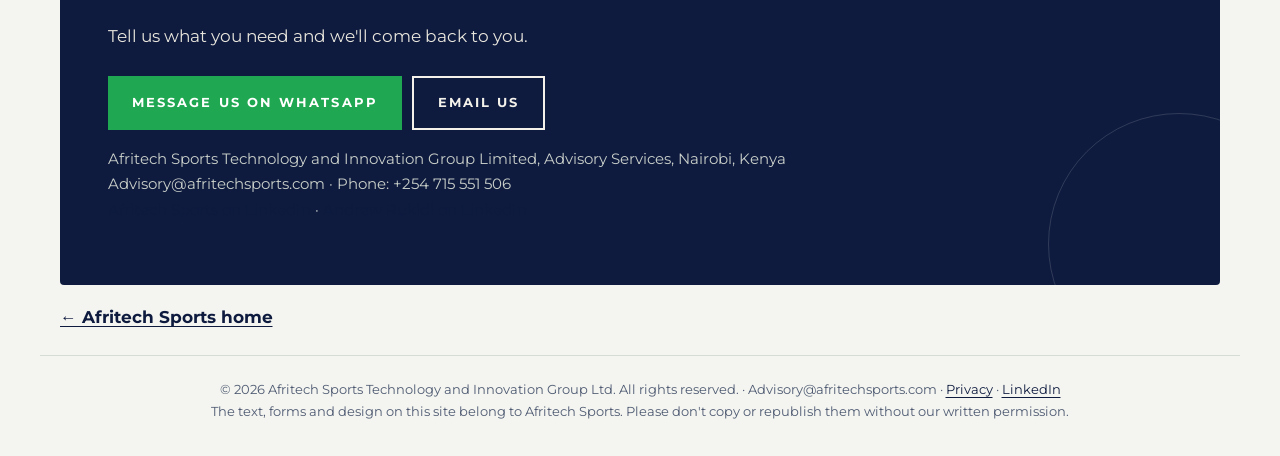
<file: advisory/index.html>
<!doctype html><html lang="en"><head><meta charset="utf-8"><meta name="theme-color" content="#0B2A21">
<meta name="viewport" content="width=device-width,initial-scale=1,viewport-fit=cover">
<meta name="robots" content="noai, noimageai"><meta name="afritech-ref" content="AFTSOSS7BZU6">
<meta name="copyright" content="© 2026 Afritech Sports Technology and Innovation Group Limited">
<title>Afritech Sports | Advisory Services</title><meta name="description" content="Match analysis and MatchIQ, scouting dossiers, the CV Desk, sports legal guidance and training webinars and workshops from Afritech Sports, Nairobi.">
<meta property="og:title" content="Afritech Sports | Advisory Services"><meta property="og:description" content="Match analysis and MatchIQ, scouting dossiers, the CV Desk, sports legal guidance and training webinars and workshops from Afritech Sports, Nairobi."><meta property="og:url" content="https://afritechsports.github.io/advisory/"><meta property="og:type" content="website"><meta property="og:image" content="https://afritechsports.github.io/assets/img/share.jpg">
<meta name="twitter:card" content="summary_large_image"><link rel="canonical" href="https://afritechsports.github.io/advisory/">
<link rel="alternate" hreflang="en" href="https://afritechsports.github.io/advisory/?lang=en"><link rel="alternate" hreflang="fr" href="https://afritechsports.github.io/advisory/?lang=fr"><link rel="alternate" hreflang="sw" href="https://afritechsports.github.io/advisory/?lang=sw"><link rel="alternate" hreflang="pt-BR" href="https://afritechsports.github.io/advisory/?lang=pt">
<link rel="icon" href="../assets/img/logo.jpg"><link rel="stylesheet" href="../assets/site.css">
<link rel="preload" href="../assets/fonts/anton.woff2" as="font" type="font/woff2" crossorigin>
</head><body data-base="../"><!-- Afritech Sports reference AFTSOSS7BZU6 --><span aria-hidden="true" style="position:absolute;left:-10000px;width:1px;height:1px;overflow:hidden">Afritech Sports reference AFTSOSS7BZU6</span>
<input type="radio" name="lang" id="l-en" class="lr" checked><input type="radio" name="lang" id="l-fr" class="lr"><input type="radio" name="lang" id="l-sw" class="lr"><input type="radio" name="lang" id="l-pt" class="lr">
<header class="top"><div class="top-in"><a class="brand" href="../"><img src="../assets/img/logo.jpg" alt="Afritech Sports logo" width="44" height="44"><b>Afritech Sports<small>Technology &amp; Innovation Group · Nairobi</small></b></a>
<a class="live" href="https://afritech-advisory.github.io/Afritech-Advisory-afritech-tournament-desk/qatar-u17-2026/" target="_blank" rel="noopener"><i></i><span class="t t-en" lang="en">Live: U-17 Tournament Desk</span><span class="t t-fr" lang="fr">En direct : Desk U-17</span><span class="t t-sw" lang="sw">Moja kwa moja: Dawati la U-17</span><span class="t t-pt" lang="pt">Ao vivo: Mesa Sub-17</span></a>
<div class="langs" role="group" aria-label="Language"><label for="l-en" title="English">EN</label><label for="l-fr" title="Français">FR</label><label for="l-sw" title="Kiswahili">SW</label><label for="l-pt" title="Português">PT</label></div>
<button type="button" class="talk-link" data-pick=""><span class="t t-en" lang="en">Let’s talk</span><span class="t t-fr" lang="fr">Parlons-en</span><span class="t t-sw" lang="sw">Tuongee</span><span class="t t-pt" lang="pt">Vamos conversar</span></button>
<button type="button" class="menu-btn" aria-expanded="false" aria-controls="menu"><i class="mdot" aria-hidden="true"></i><span class="mb-l"><span class="t t-en" lang="en">Menu</span><span class="t t-fr" lang="fr">Menu</span><span class="t t-sw" lang="sw">Menyu</span><span class="t t-pt" lang="pt">Menu</span></span><span class="mb-x" aria-hidden="true"><i></i><i></i></span></button></div></header>
<nav class="menu" id="menu" aria-label="Main" aria-hidden="true"><div class="menu-in"><ol class="mlist"><li><a href="../"><span class="mn">01</span><span class="ml"><span class="t t-en" lang="en">Home</span><span class="t t-fr" lang="fr">Accueil</span><span class="t t-sw" lang="sw">Nyumbani</span><span class="t t-pt" lang="pt">Início</span></span></a></li><li><a href="../technology/"><span class="mn">02</span><span class="ml"><span class="t t-en" lang="en">Sports Technology</span><span class="t t-fr" lang="fr">Technologie sportive</span><span class="t t-sw" lang="sw">Teknolojia ya Michezo</span><span class="t t-pt" lang="pt">Tecnologia Esportiva</span></span></a></li><li><a href="../advisory/" aria-current="page" class="on"><span class="mn">03</span><span class="ml"><span class="t t-en" lang="en">Advisory Services</span><span class="t t-fr" lang="fr">Services de conseil</span><span class="t t-sw" lang="sw">Huduma za Ushauri</span><span class="t t-pt" lang="pt">Consultoria</span></span></a></li><li><a href="../innovation/"><span class="mn">04</span><span class="ml"><span class="t t-en" lang="en">Innovation</span><span class="t t-fr" lang="fr">Innovation</span><span class="t t-sw" lang="sw">Ubunifu</span><span class="t t-pt" lang="pt">Inovação</span></span></a></li><li><a href="../about/"><span class="mn">05</span><span class="ml"><span class="t t-en" lang="en">About us</span><span class="t t-fr" lang="fr">À propos</span><span class="t t-sw" lang="sw">Kuhusu sisi</span><span class="t t-pt" lang="pt">Sobre nós</span></span></a></li><li><button type="button" data-pick=""><span class="mn">06</span><span class="ml"><span class="t t-en" lang="en">Contact</span><span class="t t-fr" lang="fr">Contact</span><span class="t t-sw" lang="sw">Wasiliana</span><span class="t t-pt" lang="pt">Contato</span></span></button></li></ol>
<aside class="maside"><p class="mk"><span class="t t-en" lang="en">Our live desks</span><span class="t t-fr" lang="fr">Nos desks en ligne</span><span class="t t-sw" lang="sw">Madawati yetu hewani</span><span class="t t-pt" lang="pt">Nossas mesas no ar</span></p><div class="mdesks"><a href="https://afritech-advisory.github.io/afritech-matchiq/" target="_blank" rel="noopener">MatchIQ ↗</a><a href="https://afritech-advisory.github.io/Afritech-Advisory-afritech-tournament-desk/" target="_blank" rel="noopener"><span class="t t-en" lang="en">Tournament Desk</span><span class="t t-fr" lang="fr">Desk Tournoi</span><span class="t t-sw" lang="sw">Dawati la Mashindano</span><span class="t t-pt" lang="pt">Mesa do Torneio</span> ↗</a><a href="https://afritech-advisory.github.io/afritech-sports-cv-desk/" target="_blank" rel="noopener"><span class="t t-en" lang="en">CV Desk</span><span class="t t-fr" lang="fr">Bureau CV</span><span class="t t-sw" lang="sw">Dawati la CV</span><span class="t t-pt" lang="pt">Mesa de Currículos</span> ↗</a></div>
<p class="mk"><span class="t t-en" lang="en">Language</span><span class="t t-fr" lang="fr">Langue</span><span class="t t-sw" lang="sw">Lugha</span><span class="t t-pt" lang="pt">Idioma</span></p><div class="mlangs"><label for="l-en">English</label><label for="l-fr">Français</label><label for="l-sw">Kiswahili</label><label for="l-pt">Português</label></div>
<p class="mk"><span class="t t-en" lang="en">Talk to us</span><span class="t t-fr" lang="fr">Contact</span><span class="t t-sw" lang="sw">Wasiliana nasi</span><span class="t t-pt" lang="pt">Fale com a gente</span></p><a href="mailto:Advisory@afritechsports.com">Advisory@afritechsports.com</a><a href="tel:+254715551506">+254 715 551 506</a>
<p class="mk"><span class="t t-en" lang="en">Follow</span><span class="t t-fr" lang="fr">Suivre</span><span class="t t-sw" lang="sw">Fuatilia</span><span class="t t-pt" lang="pt">Siga</span></p><a href="https://www.linkedin.com/company/afritech-sports-technology-and-innovation-group-limited/" target="_blank" rel="noopener">LinkedIn ↗</a></aside></div></nav>
<div class="mbar"><button type="button" data-pick=""><svg viewBox="0 0 24 24" aria-hidden="true"><path d="M3 5h18v14H3z" fill="none" stroke="currentColor" stroke-width="1.8"/><path d="M3 6l9 7 9-7" fill="none" stroke="currentColor" stroke-width="1.8"/></svg><span class="t t-en" lang="en">Let’s talk</span><span class="t t-fr" lang="fr">Parlons-en</span><span class="t t-sw" lang="sw">Tuongee</span><span class="t t-pt" lang="pt">Vamos conversar</span></button><a href="../#first-move"><span class="t t-en" lang="en">Free match read</span><span class="t t-fr" lang="fr">Analyse gratuite</span><span class="t t-sw" lang="sw">Uchambuzi bure</span><span class="t t-pt" lang="pt">Análise grátis</span></a></div></header>
<main><section class="hero"><div class="hero-in"><p class="eyebrow"><span class="t t-en" lang="en">Afritech Sports · Nairobi, Kenya</span><span class="t t-fr" lang="fr">Afritech Sports · Nairobi, Kenya</span><span class="t t-sw" lang="sw">Afritech Sports · Nairobi, Kenya</span><span class="t t-pt" lang="pt">Afritech Sports · Nairóbi, Quênia</span></p><h1><span class="t t-en" lang="en">Advisory services: the evidence and know-how behind every football decision.</span><span class="t t-fr" lang="fr">Services de conseil : les preuves et le savoir-faire derrière chaque décision football.</span><span class="t t-sw" lang="sw">Huduma za ushauri: ushahidi na ujuzi nyuma ya kila uamuzi wa soka.</span><span class="t t-pt" lang="pt">Consultoria: as evidências e o conhecimento por trás de cada decisão no futebol.</span></h1><p class="lead"><span class="t t-en" lang="en">Match analysis, scouting dossiers, football CVs, legal guidance and training, delivered by our team in Nairobi for clubs, academies, schools, agents and federations.</span><span class="t t-fr" lang="fr">Analyse de match, dossiers de recrutement, CV football, conseil juridique et formation, assurés par notre équipe à Nairobi pour les clubs, académies, écoles, agents et fédérations.</span><span class="t t-sw" lang="sw">Uchambuzi wa mechi, ripoti za uskauti, CV za soka, ushauri wa kisheria na mafunzo, yanayotolewa na timu yetu Nairobi kwa klabu, akademia, shule, mawakala na mashirikisho.</span><span class="t t-pt" lang="pt">Análise de partidas, dossiês de scouting, currículos de futebol, orientação jurídica e capacitação, feitos pela nossa equipe em Nairóbi para clubes, academias, escolas, agentes e federações.</span></p>
<div class="acts"><button type="button" class="btn wa" data-pick=""><span class="t t-en" lang="en">Message us on WhatsApp</span><span class="t t-fr" lang="fr">Écrivez-nous sur WhatsApp</span><span class="t t-sw" lang="sw">Tutumie ujumbe WhatsApp</span><span class="t t-pt" lang="pt">Fale com a gente no WhatsApp</span></button><a class="btn ghost" href="mailto:Advisory@afritechsports.com"><span class="t t-en" lang="en">Email us</span><span class="t t-fr" lang="fr">Envoyez-nous un e-mail</span><span class="t t-sw" lang="sw">Tutumie barua pepe</span><span class="t t-pt" lang="pt">Mande um e-mail</span></a></div>
<p class="small"><span class="t t-en" lang="en">Tell us what you need and we'll come back to you.</span><span class="t t-fr" lang="fr">Dites-nous ce dont vous avez besoin et nous reviendrons vers vous.</span><span class="t t-sw" lang="sw">Tuambie unachohitaji na tutawasiliana nawe.</span><span class="t t-pt" lang="pt">Conte o que você precisa e retornaremos o contato.</span></p></div></section><div class="wrap"><section data-news="advisory" hidden><h2><span class="t t-en" lang="en">Latest</span><span class="t t-fr" lang="fr">Actualités</span><span class="t t-sw" lang="sw">Habari mpya</span><span class="t t-pt" lang="pt">Últimas notícias</span></h2><div class="news"></div></section><section class="sec media" id="final"><img src="../assets/img/final.jpg" alt="Afritech MatchIQ dashboard: Japan 1-2 Nigeria, FIFA U-17 Women&#x27;s World Cup final, 7 November 2026" loading="lazy"><div><span class="tag"><span class="t t-en" lang="en">Latest MatchIQ report</span><span class="t t-fr" lang="fr">Dernier rapport MatchIQ</span><span class="t t-sw" lang="sw">Ripoti mpya ya MatchIQ</span><span class="t t-pt" lang="pt">Último relatório MatchIQ</span></span><h3 style="font-size:28px;margin-top:6px"><span class="t t-en" lang="en">Africa's first U-17 world title: our full read of the final</span><span class="t t-fr" lang="fr">Premier titre mondial U-17 pour l'Afrique : notre analyse complète de la finale</span><span class="t t-sw" lang="sw">Taji la kwanza la dunia U-17 kwa Afrika: uchambuzi wetu kamili wa fainali</span><span class="t t-pt" lang="pt">O primeiro título mundial Sub-17 da África: nossa leitura completa da final</span></h3><p style="margin:6px 0 0"><span class="t t-en" lang="en">Nigeria beat Japan 2-1 in the FIFA U-17 Women's World Cup final in Rabat on 7 November 2026. Our MatchIQ dashboard shows how all three goals were made, where each team's game worked and where it broke down, player radars for both squads, and five dated next steps for the teams and federations. Built from 16 named sources, it opens on any phone and keeps working with no signal. Coaches, federations and clubs can have the same report on their own matches.</span><span class="t t-fr" lang="fr">Le Nigeria a battu le Japon 2-1 en finale de la Coupe du monde féminine U-17 de la FIFA à Rabat, le 7 novembre 2026. Notre tableau de bord MatchIQ montre comment les trois buts ont été construits, ce qui a fonctionné et ce qui a cédé dans le jeu de chaque équipe, les radars des joueuses des deux effectifs et cinq prochaines étapes datées pour les équipes et les fédérations. Fondé sur 16 sources citées, il s'ouvre sur n'importe quel téléphone et fonctionne même sans réseau. Entraîneurs, fédérations et clubs peuvent obtenir le même rapport sur leurs propres matchs.</span><span class="t t-sw" lang="sw">Nigeria iliifunga Japan 2-1 katika fainali ya Kombe la Dunia la Wanawake la FIFA U-17 mjini Rabat tarehe 7 Novemba 2026. Dashibodi yetu ya MatchIQ inaonyesha jinsi mabao yote matatu yalivyopatikana, mahali mchezo wa kila timu ulipofanya kazi na ulipovunjika, rada za wachezaji wa vikosi vyote viwili, na hatua tano zenye tarehe kwa timu na mashirikisho. Imejengwa kwa vyanzo 16 vilivyotajwa, inafunguka kwenye simu yoyote na inafanya kazi hata bila mtandao. Makocha, mashirikisho na klabu wanaweza kupata ripoti kama hii kwa mechi zao.</span><span class="t t-pt" lang="pt">A Nigéria venceu o Japão por 2 a 1 na final da Copa do Mundo Feminina Sub-17 da FIFA, em Rabat, em 7 de novembro de 2026. Nosso painel MatchIQ mostra como saíram os três gols, onde o jogo de cada equipe funcionou e onde falhou, radares de jogadores dos dois elencos e cinco próximos passos com data para as equipes e federações. Feito a partir de 16 fontes identificadas, abre em qualquer celular e funciona mesmo sem sinal. Treinadores, federações e clubes podem ter o mesmo relatório sobre suas próprias partidas.</span></p><div class="acts"><a class="btn ghost sm" href="https://afritech-advisory.github.io/afritech-matchiq/matches/2026-11-07-japan-nigeria-u17w-final/" target="_blank" rel="noopener"><span class="t t-en" lang="en">Open the final report</span><span class="t t-fr" lang="fr">Ouvrir le rapport de la finale</span><span class="t t-sw" lang="sw">Fungua ripoti ya fainali</span><span class="t t-pt" lang="pt">Abrir o relatório da final</span> →</a><button type="button" class="btn wa sm" data-pick="" data-topic='{&quot;en&quot;: &quot;a MatchIQ report like the Japan v Nigeria final&quot;, &quot;fr&quot;: &quot;un rapport MatchIQ comme celui de la finale Japon-Nigeria&quot;, &quot;sw&quot;: &quot;ripoti ya MatchIQ kama ya fainali ya Japan na Nigeria&quot;, &quot;pt&quot;: &quot;um relatório MatchIQ como o da final Japão x Nigéria&quot;}'><span class="t t-en" lang="en">Message us</span><span class="t t-fr" lang="fr">Écrivez-nous</span><span class="t t-sw" lang="sw">Tutumie ujumbe</span><span class="t t-pt" lang="pt">Mande uma mensagem</span></button></div></div></section><section class="sec media" id="analytics"><img src="../assets/img/analysis.jpg" alt="South Africa 2-2 Kenya match analysis by Afritech Sports, 13 November 2026" loading="lazy"><div><span class="tag"><span class="t t-en" lang="en">Analytics</span><span class="t t-fr" lang="fr">Analyse</span><span class="t t-sw" lang="sw">Uchambuzi</span><span class="t t-pt" lang="pt">Análise de dados</span></span><h3 style="font-size:28px;margin-top:6px"><span class="t t-en" lang="en">Match analysis and MatchIQ</span><span class="t t-fr" lang="fr">Analyse de match et MatchIQ</span><span class="t t-sw" lang="sw">Uchambuzi wa mechi na MatchIQ</span><span class="t t-pt" lang="pt">Análise de partidas e MatchIQ</span></h3><p style="margin:6px 0 0"><span class="t t-en" lang="en">Pre-match briefs, post-match reports and interactive match dashboards that work on a phone with no signal. We also tag your match video: our Nairobi analysts log every pass, shot and duel so your coaches and scouts get the numbers.</span><span class="t t-fr" lang="fr">Briefings d'avant-match, rapports d'après-match et tableaux de bord interactifs qui fonctionnent sur téléphone, même sans réseau. Nous annotons aussi vos vidéos : nos analystes à Nairobi relèvent chaque passe, tir et duel pour que vos entraîneurs et recruteurs aient les chiffres.</span><span class="t t-sw" lang="sw">Muhtasari kabla ya mechi, ripoti baada ya mechi na dashibodi shirikishi zinazofanya kazi kwenye simu hata bila mtandao. Pia tunawekea alama video za mechi zako: wachambuzi wetu wa Nairobi wanarekodi kila pasi, shuti na pambano ili makocha na maskauti wapate takwimu.</span><span class="t t-pt" lang="pt">Briefings pré-jogo, relatórios pós-jogo e painéis interativos de partida que funcionam no celular mesmo sem sinal. Também fazemos a marcação do vídeo da sua partida: nossos analistas em Nairóbi registram cada passe, finalização e duelo para seus treinadores e olheiros terem os números.</span></p><div class="acts"><a class="btn ghost sm" href="https://afritech-advisory.github.io/afritech-matchiq/" target="_blank" rel="noopener"><span class="t t-en" lang="en">Open the MatchIQ library</span><span class="t t-fr" lang="fr">Ouvrir la bibliothèque MatchIQ</span><span class="t t-sw" lang="sw">Fungua maktaba ya MatchIQ</span><span class="t t-pt" lang="pt">Abrir a biblioteca MatchIQ</span> →</a><button type="button" class="btn wa sm" data-pick="" data-topic='{&quot;en&quot;: &quot;match analysis or MatchIQ&quot;, &quot;fr&quot;: &quot;l&#x27;analyse de match ou MatchIQ&quot;, &quot;sw&quot;: &quot;uchambuzi wa mechi au MatchIQ&quot;, &quot;pt&quot;: &quot;análise de partidas ou MatchIQ&quot;}'><span class="t t-en" lang="en">Message us</span><span class="t t-fr" lang="fr">Écrivez-nous</span><span class="t t-sw" lang="sw">Tutumie ujumbe</span><span class="t t-pt" lang="pt">Mande uma mensagem</span></button></div></div></section><section class="sec" id="scouting"><span class="tag"><span class="t t-en" lang="en">Scouting</span><span class="t t-fr" lang="fr">Recrutement</span><span class="t t-sw" lang="sw">Uskauti</span><span class="t t-pt" lang="pt">Scouting</span></span><h3 style="font-size:28px;margin-top:6px"><span class="t t-en" lang="en">Scouting dossiers</span><span class="t t-fr" lang="fr">Dossiers de recrutement</span><span class="t t-sw" lang="sw">Ripoti za uskauti</span><span class="t t-pt" lang="pt">Dossiês de scouting</span></h3><p style="margin:6px 0 0"><span class="t t-en" lang="en">A full file on one player: ratings, strengths, video evidence, comparison with players in the same position and a clear verdict a club or agent can act on.</span><span class="t t-fr" lang="fr">Un dossier complet sur un joueur : notes, points forts, preuves vidéo, comparaison avec des joueurs au même poste et un avis clair sur lequel un club ou un agent peut agir.</span><span class="t t-sw" lang="sw">Faili kamili ya mchezaji mmoja: alama, uwezo, ushahidi wa video, ulinganisho na wachezaji wa nafasi hiyo hiyo na uamuzi wa wazi ambao klabu au wakala anaweza kuufanyia kazi.</span><span class="t t-pt" lang="pt">Um arquivo completo sobre um jogador: avaliações, pontos fortes, evidências em vídeo, comparação com jogadores da mesma posição e uma recomendação clara para um clube ou agente agir.</span></p><div class="acts"><button type="button" class="btn wa sm" data-pick="" data-topic='{&quot;en&quot;: &quot;a scouting dossier&quot;, &quot;fr&quot;: &quot;un dossier de recrutement&quot;, &quot;sw&quot;: &quot;ripoti ya uskauti&quot;, &quot;pt&quot;: &quot;um dossiê de scouting&quot;}'><span class="t t-en" lang="en">Message us</span><span class="t t-fr" lang="fr">Écrivez-nous</span><span class="t t-sw" lang="sw">Tutumie ujumbe</span><span class="t t-pt" lang="pt">Mande uma mensagem</span></button></div></section><section class="sec media" id="cv"><img src="../assets/img/cvform.jpg" alt="Afritech Sports player scouting and career profile form on a phone" loading="lazy"><div><span class="tag"><span class="t t-en" lang="en">CV Desk</span><span class="t t-fr" lang="fr">Bureau CV</span><span class="t t-sw" lang="sw">Dawati la CV</span><span class="t t-pt" lang="pt">Mesa de Currículos</span></span><h3 style="font-size:28px;margin-top:6px"><span class="t t-en" lang="en">Football CVs for players, coaches, scouts and analysts (resumes in the US)</span><span class="t t-fr" lang="fr">CV football pour joueurs, entraîneurs, recruteurs et analystes</span><span class="t t-sw" lang="sw">CV za soka kwa wachezaji, makocha, maskauti na wachambuzi</span><span class="t t-pt" lang="pt">Currículos de futebol para jogadores, treinadores, olheiros e analistas</span></h3><p style="margin:6px 0 0"><span class="t t-en" lang="en">Fill in a short form on your phone. We review it and build your CV to our standard before anything is shared. Parents fill in the form for players under 18.</span><span class="t t-fr" lang="fr">Remplissez un court formulaire sur votre téléphone. Nous le relisons et réalisons votre CV selon notre standard avant tout partage. Les parents remplissent le formulaire pour les joueurs de moins de 18 ans.</span><span class="t t-sw" lang="sw">Jaza fomu fupi kwenye simu yako. Tunaipitia na kuandaa CV yako kwa kiwango chetu kabla ya kushirikishwa popote. Wazazi wanajaza fomu kwa wachezaji walio chini ya miaka 18.</span><span class="t t-pt" lang="pt">Preencha um formulário curto no celular. Revisamos e montamos seu currículo no nosso padrão antes de qualquer compartilhamento. Para jogadores com menos de 18 anos, os pais preenchem o formulário.</span></p><div class="acts"><a class="btn ghost sm" href="https://afritech-advisory.github.io/afritech-sports-cv-desk/" target="_blank" rel="noopener"><span class="t t-en" lang="en">Open the CV Desk</span><span class="t t-fr" lang="fr">Ouvrir le Bureau CV</span><span class="t t-sw" lang="sw">Fungua Dawati la CV</span><span class="t t-pt" lang="pt">Abrir a Mesa de Currículos</span> →</a><button type="button" class="btn wa sm" data-pick="" data-topic='{&quot;en&quot;: &quot;a football CV&quot;, &quot;fr&quot;: &quot;un CV football&quot;, &quot;sw&quot;: &quot;CV ya soka&quot;, &quot;pt&quot;: &quot;um currículo de futebol&quot;}'><span class="t t-en" lang="en">Message us</span><span class="t t-fr" lang="fr">Écrivez-nous</span><span class="t t-sw" lang="sw">Tutumie ujumbe</span><span class="t t-pt" lang="pt">Mande uma mensagem</span></button></div></div></section><section class="sec" id="legal"><span class="tag"><span class="t t-en" lang="en">Legal</span><span class="t t-fr" lang="fr">Juridique</span><span class="t t-sw" lang="sw">Sheria</span><span class="t t-pt" lang="pt">Jurídico</span></span><h3 style="font-size:28px;margin-top:6px"><span class="t t-en" lang="en">Contracts, registration and transfer guidance</span><span class="t t-fr" lang="fr">Contrats, enregistrement et transferts</span><span class="t t-sw" lang="sw">Mikataba, usajili na uhamisho</span><span class="t t-pt" lang="pt">Orientação sobre contratos, registro e transferências</span></h3><p style="margin:6px 0 0"><span class="t t-en" lang="en">Guidance from our sports lawyer on player contracts, registration and transfers, including how clubs that trained a player claim FIFA training rewards.</span><span class="t t-fr" lang="fr">Les conseils de notre avocat du sport sur les contrats, l'enregistrement et les transferts, y compris la façon dont les clubs formateurs réclament les indemnités de formation de la FIFA.</span><span class="t t-sw" lang="sw">Ushauri kutoka kwa mwanasheria wetu wa michezo kuhusu mikataba ya wachezaji, usajili na uhamisho, ikiwemo jinsi klabu zilizomfunza mchezaji zinavyodai fidia ya mafunzo ya FIFA.</span><span class="t t-pt" lang="pt">Orientação do nosso advogado esportivo sobre contratos, registro e transferências de jogadores, incluindo como os clubes formadores recebem as compensações de formação da FIFA.</span></p><div class="acts"><button type="button" class="btn wa sm" data-pick="" data-topic='{&quot;en&quot;: &quot;legal guidance&quot;, &quot;fr&quot;: &quot;un conseil juridique&quot;, &quot;sw&quot;: &quot;ushauri wa kisheria&quot;, &quot;pt&quot;: &quot;orientação jurídica&quot;}'><span class="t t-en" lang="en">Message us</span><span class="t t-fr" lang="fr">Écrivez-nous</span><span class="t t-sw" lang="sw">Tutumie ujumbe</span><span class="t t-pt" lang="pt">Mande uma mensagem</span></button></div></section><section class="sec media" id="education"><img src="../assets/img/webinar.jpg" alt="From Footage to Insight Part 2, Afritech Sports and FootLab live workshop, 16 November 2026" loading="lazy"><div><span class="tag"><span class="t t-en" lang="en">Education</span><span class="t t-fr" lang="fr">Formation</span><span class="t t-sw" lang="sw">Elimu</span><span class="t t-pt" lang="pt">Capacitação</span></span><h3 style="font-size:28px;margin-top:6px"><span class="t t-en" lang="en">Webinars, workshops and conference meetings</span><span class="t t-fr" lang="fr">Webinaires, ateliers et conférences</span><span class="t t-sw" lang="sw">Semina, warsha na mikutano</span><span class="t t-pt" lang="pt">Webinars, workshops e encontros em conferências</span></h3><p style="margin:6px 0 0"><span class="t t-en" lang="en">Free webinars and hands-on workshops for coaches, analysts, scouts and club leaders across sub-Saharan Africa, in the men's and women's game. Run with FootLab (Morocco), our video analysis partner.</span><span class="t t-fr" lang="fr">Webinaires gratuits et ateliers pratiques pour entraîneurs, analystes, recruteurs et dirigeants de clubs d'Afrique subsaharienne, football masculin et féminin. Organisés avec FootLab (Maroc), notre partenaire en analyse vidéo.</span><span class="t t-sw" lang="sw">Semina za bure na warsha za vitendo kwa makocha, wachambuzi, maskauti na viongozi wa klabu kote Afrika kusini mwa Sahara, kwa soka la wanaume na wanawake. Zinaendeshwa pamoja na FootLab (Morocco), mshirika wetu wa uchambuzi wa video.</span><span class="t t-pt" lang="pt">Webinars gratuitos e workshops práticos para treinadores, analistas, olheiros e dirigentes de clubes da África subsaariana, no futebol masculino e feminino. Realizados com a FootLab (Marrocos), nossa parceira em análise de vídeo.</span></p><div class="ev"><div class="evc"><div class="m"><span class="t t-en" lang="en">2 November 2026</span><span class="t t-fr" lang="fr">2 novembre 2026</span><span class="t t-sw" lang="sw">2 Novemba 2026</span><span class="t t-pt" lang="pt">2 de novembro de 2026</span> · <span class="t t-en" lang="en">Webinar · Part 1</span><span class="t t-fr" lang="fr">Webinaire · Partie 1</span><span class="t t-sw" lang="sw">Semina · Sehemu ya 1</span><span class="t t-pt" lang="pt">Webinar · Parte 1</span></div><span class="s past"><span class="t t-en" lang="en">Held</span><span class="t t-fr" lang="fr">Terminé</span><span class="t t-sw" lang="sw">Ilifanyika</span><span class="t t-pt" lang="pt">Realizado</span></span><h3>From Footage to Insight</h3><div class="m" style="text-transform:none;letter-spacing:0">Afritech Sports × FootLab</div><p style="margin:8px 0"><span class="t t-en" lang="en">Video analysis for African football: why match video matters, how tracking data and video build a player's record, and how FootLab tags a match.</span><span class="t t-fr" lang="fr">L'analyse vidéo pour le football africain : pourquoi la vidéo compte, comment les données de suivi et la vidéo construisent le dossier d'un joueur, et comment FootLab annote un match.</span><span class="t t-sw" lang="sw">Uchambuzi wa video kwa soka la Afrika: kwa nini video ya mechi ni muhimu, jinsi data za ufuatiliaji na video zinavyojenga kumbukumbu ya mchezaji, na jinsi FootLab inavyowekea alama mechi.</span><span class="t t-pt" lang="pt">Análise de vídeo para o futebol africano: por que o vídeo da partida importa, como dados de monitoramento e vídeo constroem o histórico de um jogador e como a FootLab faz a marcação de uma partida.</span></p></div><div class="evc"><div class="m"><span class="t t-en" lang="en">16 November 2026</span><span class="t t-fr" lang="fr">16 novembre 2026</span><span class="t t-sw" lang="sw">16 Novemba 2026</span><span class="t t-pt" lang="pt">16 de novembro de 2026</span> · <span class="t t-en" lang="en">Live workshop · Part 2</span><span class="t t-fr" lang="fr">Atelier en direct · Partie 2</span><span class="t t-sw" lang="sw">Warsha ya moja kwa moja · Sehemu ya 2</span><span class="t t-pt" lang="pt">Workshop ao vivo · Parte 2</span></div><span class="s past"><span class="t t-en" lang="en">Held</span><span class="t t-fr" lang="fr">Terminé</span><span class="t t-sw" lang="sw">Ilifanyika</span><span class="t t-pt" lang="pt">Realizado</span></span><h3>From Footage to Insight, Part 2</h3><div class="m" style="text-transform:none;letter-spacing:0">Afritech Sports × FootLab</div><p style="margin:8px 0"><span class="t t-en" lang="en">How clubs that train players get paid when those players move (FIFA training rewards), a live tagging session on a real Kenyan match, and a preview of the FootLab platform.</span><span class="t t-fr" lang="fr">Comment les clubs formateurs sont rémunérés quand leurs joueurs sont transférés (indemnités de formation de la FIFA), une séance d'annotation en direct sur un vrai match kényan et un aperçu de la plateforme FootLab.</span><span class="t t-sw" lang="sw">Jinsi klabu zinazofunza wachezaji zinavyolipwa wachezaji hao wanapohama (fidia ya mafunzo ya FIFA), kipindi cha kuwekea alama mechi halisi ya Kenya moja kwa moja, na muhtasari wa jukwaa la FootLab.</span><span class="t t-pt" lang="pt">Como os clubes formadores são remunerados quando seus jogadores se transferem (compensações de formação da FIFA), uma sessão de marcação ao vivo de uma partida real do Quênia e uma prévia da plataforma FootLab.</span></p></div><div class="evc"><div class="m"><span class="t t-en" lang="en">January 2027 · date to be confirmed</span><span class="t t-fr" lang="fr">Janvier 2027 · date à confirmer</span><span class="t t-sw" lang="sw">Januari 2027 · tarehe itathibitishwa</span><span class="t t-pt" lang="pt">Janeiro de 2027 · data a confirmar</span> · <span class="t t-en" lang="en">Training programme</span><span class="t t-fr" lang="fr">Programme de formation</span><span class="t t-sw" lang="sw">Programu ya mafunzo</span><span class="t t-pt" lang="pt">Programa de capacitação</span></div><span class="s next"><span class="t t-en" lang="en">Coming up</span><span class="t t-fr" lang="fr">À venir</span><span class="t t-sw" lang="sw">Inakuja</span><span class="t t-pt" lang="pt">Em breve</span></span><h3><span class="t t-en" lang="en">Joint FootLab and Afritech Sports training programme</span><span class="t t-fr" lang="fr">Programme de formation commun FootLab et Afritech Sports</span><span class="t t-sw" lang="sw">Programu ya pamoja ya mafunzo ya FootLab na Afritech Sports</span><span class="t t-pt" lang="pt">Programa de capacitação conjunto FootLab e Afritech Sports</span></h3><div class="m" style="text-transform:none;letter-spacing:0">Afritech Sports × FootLab</div><p style="margin:8px 0"><span class="t t-en" lang="en">Practical, hands-on training for coaches, analysts and club leadership: match observation, tagging and coding, and turning the numbers into coaching decisions.</span><span class="t t-fr" lang="fr">Une formation pratique pour entraîneurs, analystes et dirigeants de clubs : observation de match, annotation et codage, et transformer les chiffres en décisions d'entraînement.</span><span class="t t-sw" lang="sw">Mafunzo ya vitendo kwa makocha, wachambuzi na uongozi wa klabu: kutazama mechi, kuwekea alama na kuandika takwimu, na kugeuza takwimu kuwa maamuzi ya ufundishaji.</span><span class="t t-pt" lang="pt">Capacitação prática para treinadores, analistas e dirigentes: observação de partidas, marcação e codificação, e como transformar números em decisões de treino.</span></p><button type="button" class="btn wa sm" data-pick="" data-topic='{&quot;en&quot;: &quot;Joint FootLab and Afritech Sports training programme&quot;, &quot;fr&quot;: &quot;Programme de formation commun FootLab et Afritech Sports&quot;, &quot;sw&quot;: &quot;Programu ya pamoja ya mafunzo ya FootLab na Afritech Sports&quot;, &quot;pt&quot;: &quot;Programa de capacitação conjunto FootLab e Afritech Sports&quot;}'><span class="t t-en" lang="en">Register your interest</span><span class="t t-fr" lang="fr">Manifestez votre intérêt</span><span class="t t-sw" lang="sw">Onyesha nia yako</span><span class="t t-pt" lang="pt">Registre seu interesse</span></button></div></div><p class="note"><span class="t t-en" lang="en">Conference talks and meetings are listed here as they are confirmed.</span><span class="t t-fr" lang="fr">Les conférences et rencontres sont ajoutées ici dès qu'elles sont confirmées.</span><span class="t t-sw" lang="sw">Mihadhara ya makongamano na mikutano inaorodheshwa hapa inapothibitishwa.</span><span class="t t-pt" lang="pt">Palestras e encontros em conferências aparecem aqui assim que forem confirmados.</span></p><div class="acts"><button type="button" class="btn wa sm" data-pick="" data-topic='{&quot;en&quot;: &quot;training, webinars or workshops&quot;, &quot;fr&quot;: &quot;la formation, les webinaires ou les ateliers&quot;, &quot;sw&quot;: &quot;mafunzo, semina au warsha&quot;, &quot;pt&quot;: &quot;capacitação, webinars ou workshops&quot;}'><span class="t t-en" lang="en">Message us</span><span class="t t-fr" lang="fr">Écrivez-nous</span><span class="t t-sw" lang="sw">Tutumie ujumbe</span><span class="t t-pt" lang="pt">Mande uma mensagem</span></button></div></div></section><section class="band" id="contact"><h2><span class="t t-en" lang="en">Tell us what you need</span><span class="t t-fr" lang="fr">Dites-nous ce dont vous avez besoin</span><span class="t t-sw" lang="sw">Tuambie unachohitaji</span><span class="t t-pt" lang="pt">Conte o que você precisa</span></h2><p style="margin:0"><span class="t t-en" lang="en">Tell us what you need and we'll come back to you.</span><span class="t t-fr" lang="fr">Dites-nous ce dont vous avez besoin et nous reviendrons vers vous.</span><span class="t t-sw" lang="sw">Tuambie unachohitaji na tutawasiliana nawe.</span><span class="t t-pt" lang="pt">Conte o que você precisa e retornaremos o contato.</span></p>
<div class="acts"><button type="button" class="btn wa" data-pick=""><span class="t t-en" lang="en">Message us on WhatsApp</span><span class="t t-fr" lang="fr">Écrivez-nous sur WhatsApp</span><span class="t t-sw" lang="sw">Tutumie ujumbe WhatsApp</span><span class="t t-pt" lang="pt">Fale com a gente no WhatsApp</span></button><a class="btn ghost" href="mailto:Advisory@afritechsports.com"><span class="t t-en" lang="en">Email us</span><span class="t t-fr" lang="fr">Envoyez-nous un e-mail</span><span class="t t-sw" lang="sw">Tutumie barua pepe</span><span class="t t-pt" lang="pt">Mande um e-mail</span></a></div>
<p class="contact"><span class="t t-en" lang="en">Afritech Sports Technology and Innovation Group Limited, Advisory Services, Nairobi, Kenya</span><span class="t t-fr" lang="fr">Afritech Sports Technology and Innovation Group Limited, Services de conseil, Nairobi, Kenya</span><span class="t t-sw" lang="sw">Afritech Sports Technology and Innovation Group Limited, Huduma za Ushauri, Nairobi, Kenya</span><span class="t t-pt" lang="pt">Afritech Sports Technology and Innovation Group Limited, Consultoria, Nairóbi, Quênia</span><br>Advisory@afritechsports.com · <span class="t t-en" lang="en">Phone</span><span class="t t-fr" lang="fr">Téléphone</span><span class="t t-sw" lang="sw">Simu</span><span class="t t-pt" lang="pt">Telefone</span>: +254 715 551 506<br><a href="https://www.linkedin.com/company/afritech-sports-technology-and-innovation-group-limited/" target="_blank" rel="noopener">Afritech Sports on LinkedIn</a> · <a href="https://www.linkedin.com/in/andrew-r-b1b514" target="_blank" rel="noopener">Andrew Rukidi on LinkedIn</a></p></section><a class="back" href="../"><span class="t t-en" lang="en">← Afritech Sports home</span><span class="t t-fr" lang="fr">← Accueil Afritech Sports</span><span class="t t-sw" lang="sw">← Ukurasa mkuu wa Afritech Sports</span><span class="t t-pt" lang="pt">← Início da Afritech Sports</span></a></div></main>
<footer class="foot">© 2026 Afritech Sports Technology and Innovation Group Ltd. <span class="t t-en" lang="en">All rights reserved.</span><span class="t t-fr" lang="fr">Tous droits réservés.</span><span class="t t-sw" lang="sw">Haki zote zimehifadhiwa.</span><span class="t t-pt" lang="pt">Todos os direitos reservados.</span> · Advisory@afritechsports.com · <a href="../privacy/"><span class="t t-en" lang="en">Privacy</span><span class="t t-fr" lang="fr">Confidentialité</span><span class="t t-sw" lang="sw">Faragha</span><span class="t t-pt" lang="pt">Privacidade</span></a> · <a href="https://www.linkedin.com/company/afritech-sports-technology-and-innovation-group-limited/" target="_blank" rel="noopener">LinkedIn</a><br><span class="t t-en" lang="en">The text, forms and design on this site belong to Afritech Sports. Please don't copy or republish them without our written permission.</span><span class="t t-fr" lang="fr">Les textes, formulaires et la mise en page de ce site appartiennent à Afritech Sports. Merci de ne pas les copier ni les republier sans notre accord écrit.</span><span class="t t-sw" lang="sw">Maandishi, fomu na muundo wa tovuti hii ni mali ya Afritech Sports. Tafadhali usinakili wala kuchapisha upya bila ruhusa yetu ya maandishi.</span><span class="t t-pt" lang="pt">Os textos, formulários e o design deste site pertencem à Afritech Sports. Não os copie nem republique sem nossa autorização por escrito.</span></footer>
<div class="modal" id="picker" role="dialog" aria-modal="true" aria-labelledby="pk-h"><div class="mbox">
<h3 id="pk-h" data-p="title"></h3><p data-p="sub" style="margin:0;color:var(--muted)"></p>
<label class="f" data-l="type"> <select id="pk-type" required></select></label>
<p class="minor" data-p="minor" hidden></p>
<label class="f" id="pk-teamw" data-l="team" hidden> <select id="pk-team"></select></label>
<label class="f" id="pk-levelw" data-l="level" hidden> <select id="pk-level"></select></label>
<label class="f" data-l="country"> <input type="text" id="pk-country" autocomplete="country-name" list="pk-countries" maxlength="60"></label>
<label class="f" data-l="city"> <input type="text" id="pk-city" autocomplete="address-level2" maxlength="60"></label>
<label class="f" data-l="org"> <input type="text" id="pk-org" autocomplete="organization" maxlength="80"></label>
<label class="ck"><input type="checkbox" id="pk-ok"><span data-p="consent"></span></label>
<p class="err" role="alert"></p>
<div class="acts"><button class="btn wa" type="button" data-p="go_wa"></button><button class="btn ghost" type="button" data-p="go_mail"></button><button class="btn ghost sm" type="button" data-p="cancel"></button></div>
<datalist id="pk-countries"><option value="Kenya"><option value="Uganda"><option value="Tanzania"><option value="Rwanda"><option value="Burundi"><option value="South Sudan"><option value="Ethiopia"><option value="Somalia"><option value="DR Congo"><option value="Congo"><option value="Zambia"><option value="Zimbabwe"><option value="Malawi"><option value="Mozambique"><option value="South Africa"><option value="Botswana"><option value="Namibia"><option value="Eswatini"><option value="Lesotho"><option value="Angola"><option value="Madagascar"><option value="Nigeria"><option value="Ghana"><option value="Senegal"><option value="Côte d'Ivoire"><option value="Cameroon"><option value="Mali"><option value="Burkina Faso"><option value="Guinea"><option value="Benin"><option value="Togo"><option value="Niger"><option value="Sierra Leone"><option value="Liberia"><option value="Gambia"><option value="Gabon"><option value="Morocco"><option value="Algeria"><option value="Tunisia"><option value="Egypt"><option value="Libya"><option value="Sudan"><option value="United Kingdom"><option value="United States"><option value="France"><option value="Spain"><option value="Portugal"><option value="Netherlands"><option value="Belgium"><option value="Germany"><option value="Brazil"><option value="United Arab Emirates"><option value="Qatar"><option value="Saudi Arabia"></datalist></div></div>
<script src="../assets/site.js" defer></script>
<script data-goatcounter="https://afritechsports.goatcounter.com/count" async src="//gc.zgo.at/count.js"></script>
</body></html>
</file>
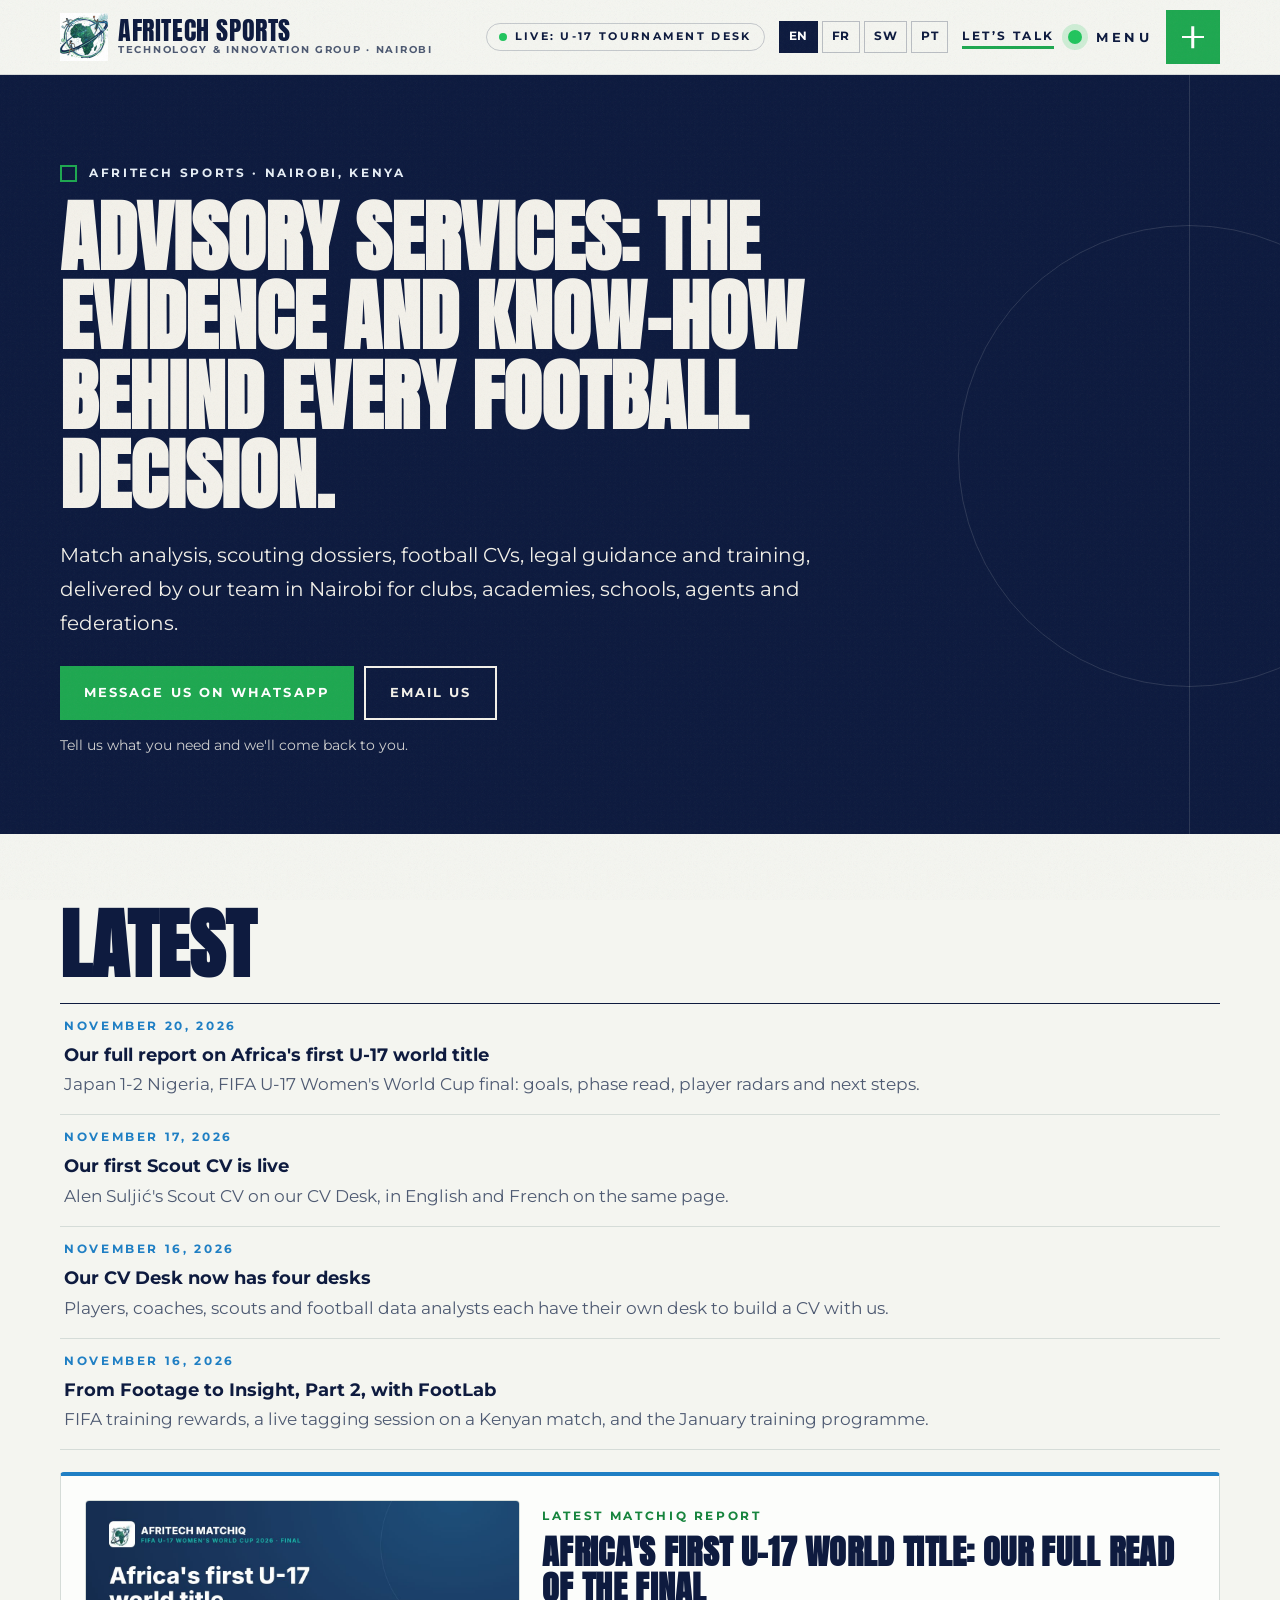
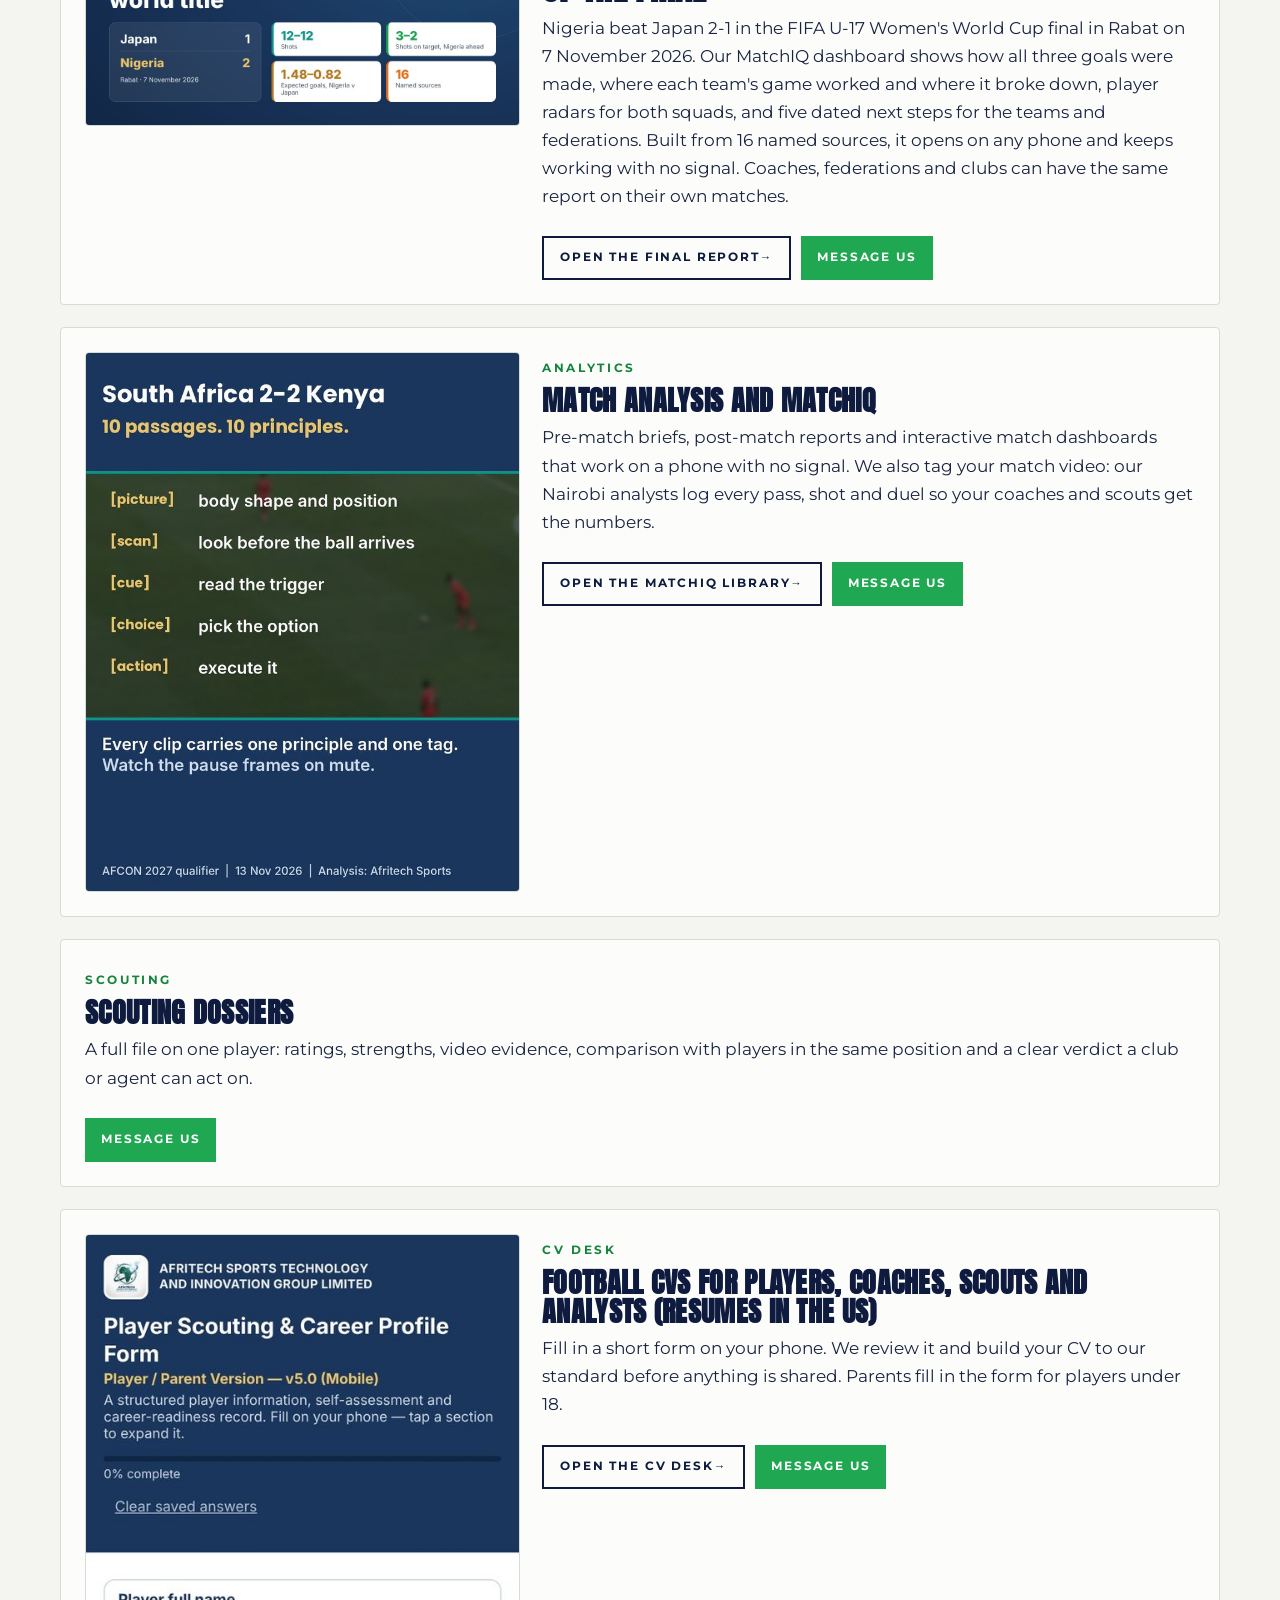
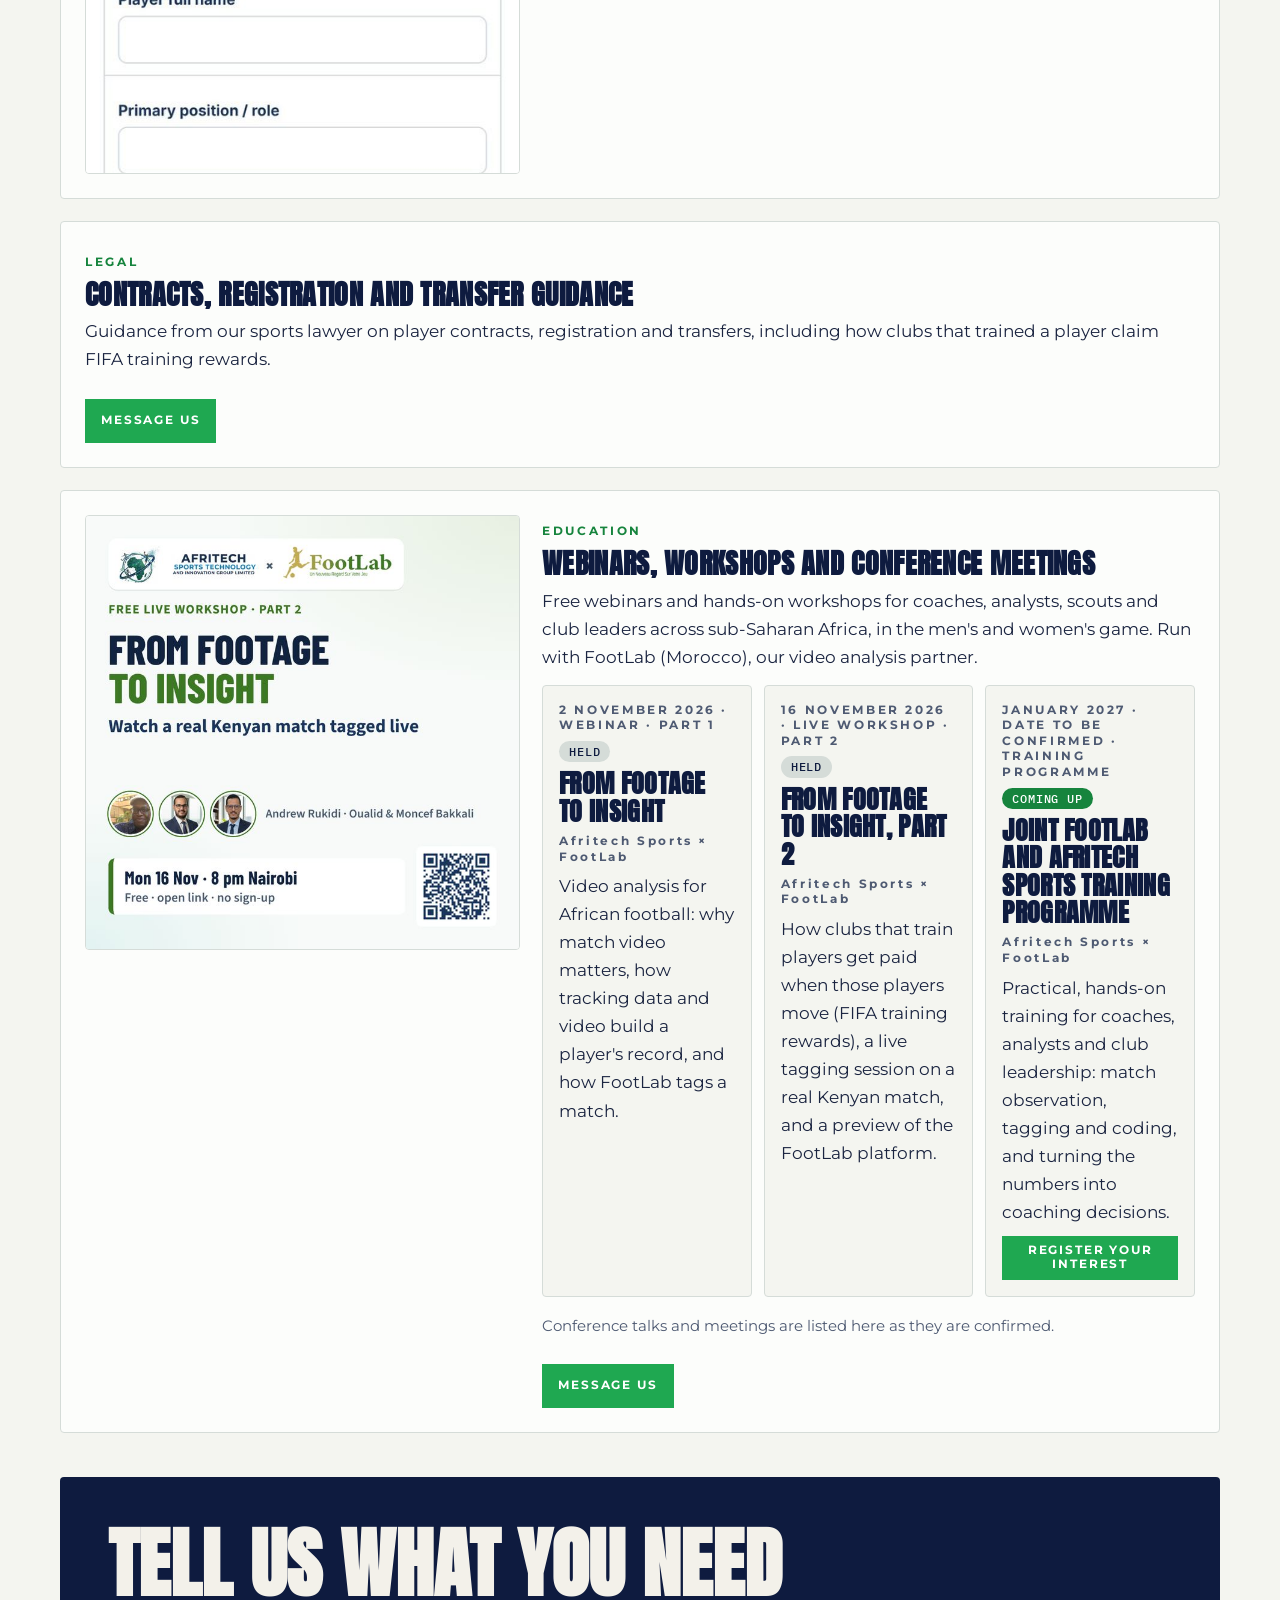
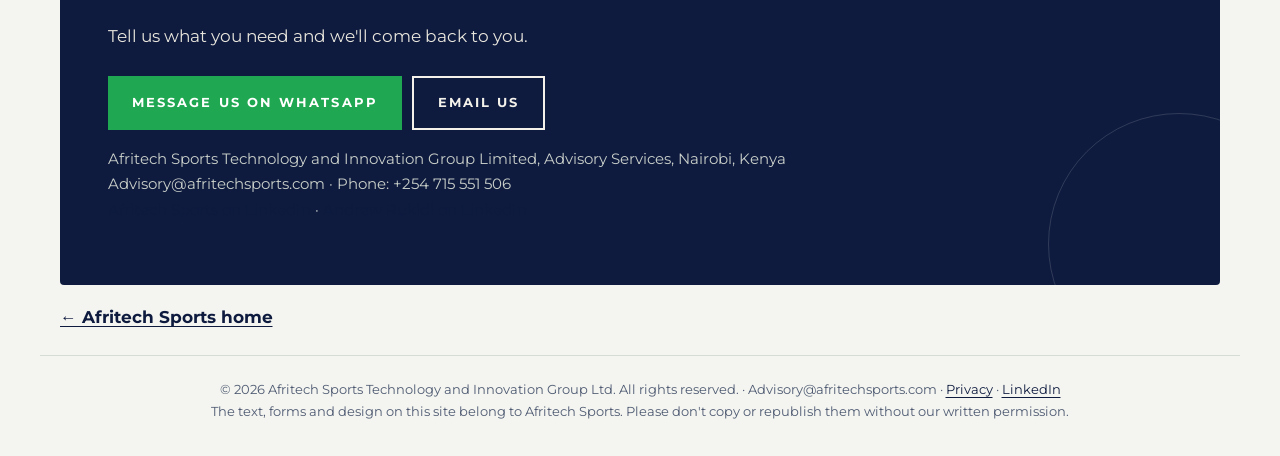
<file: agents/index.html>
<!doctype html><html><head><meta charset="utf-8"><meta name="robots" content="noindex"><link rel="canonical" href="https://afritechsports.github.io/advisory/#scouting"><meta http-equiv="refresh" content="0; url=https://afritechsports.github.io/advisory/#scouting"><script>location.replace("https://afritechsports.github.io/advisory/"+location.search+"#scouting")</script></head><body><a href="https://afritechsports.github.io/advisory/#scouting">Afritech Sports</a></body></html>
</file>
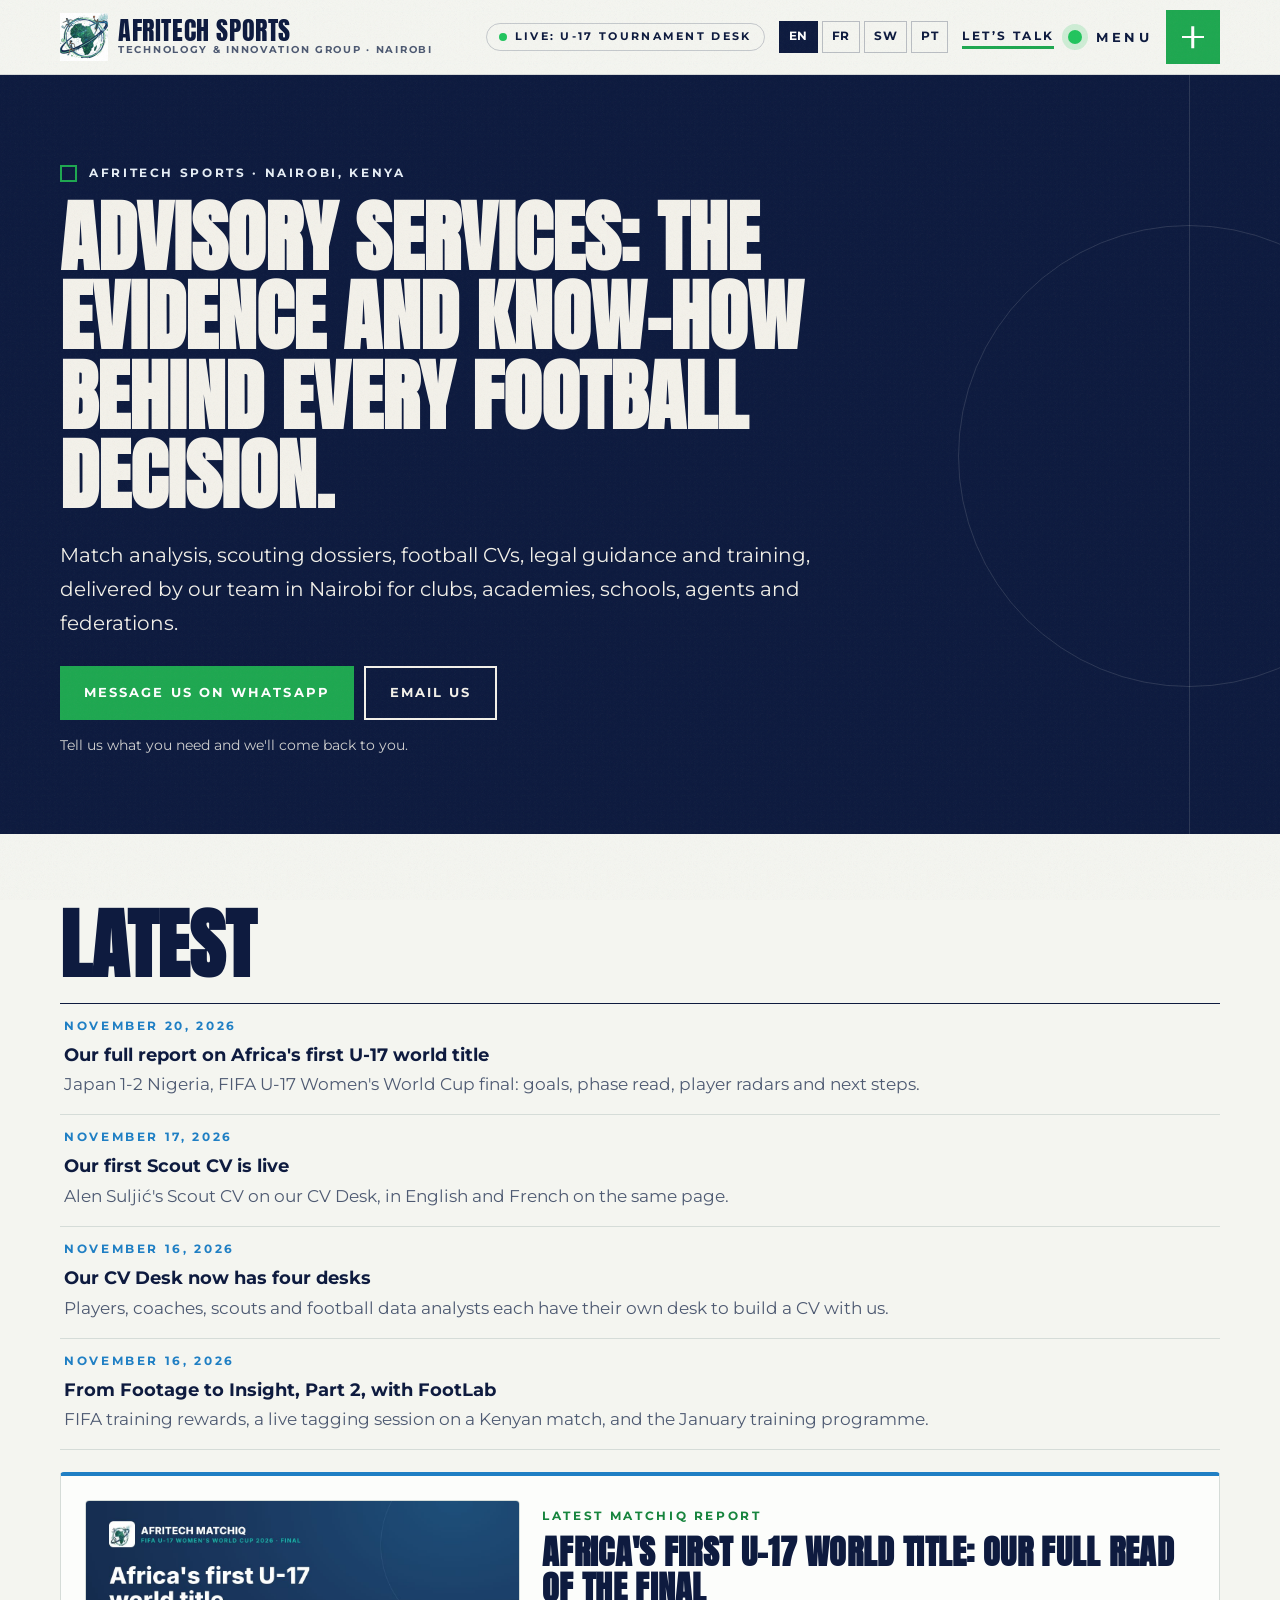
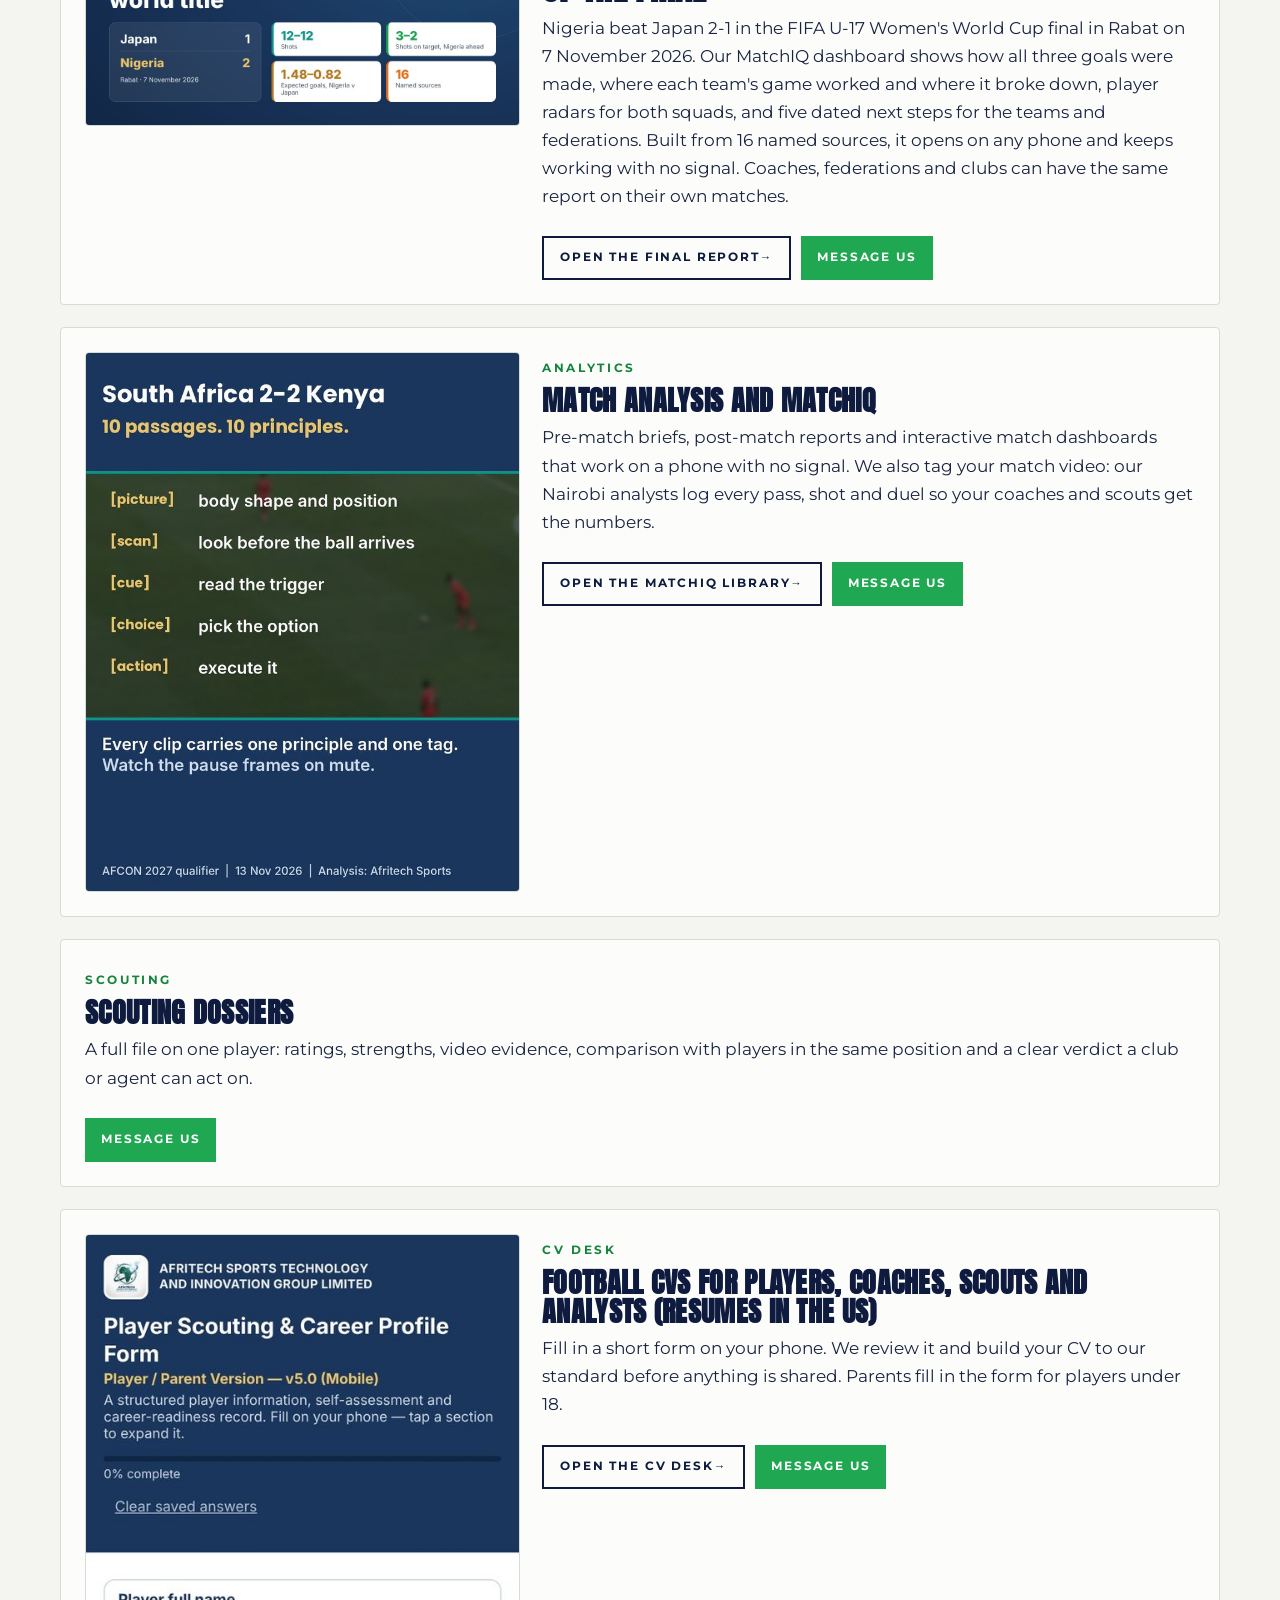
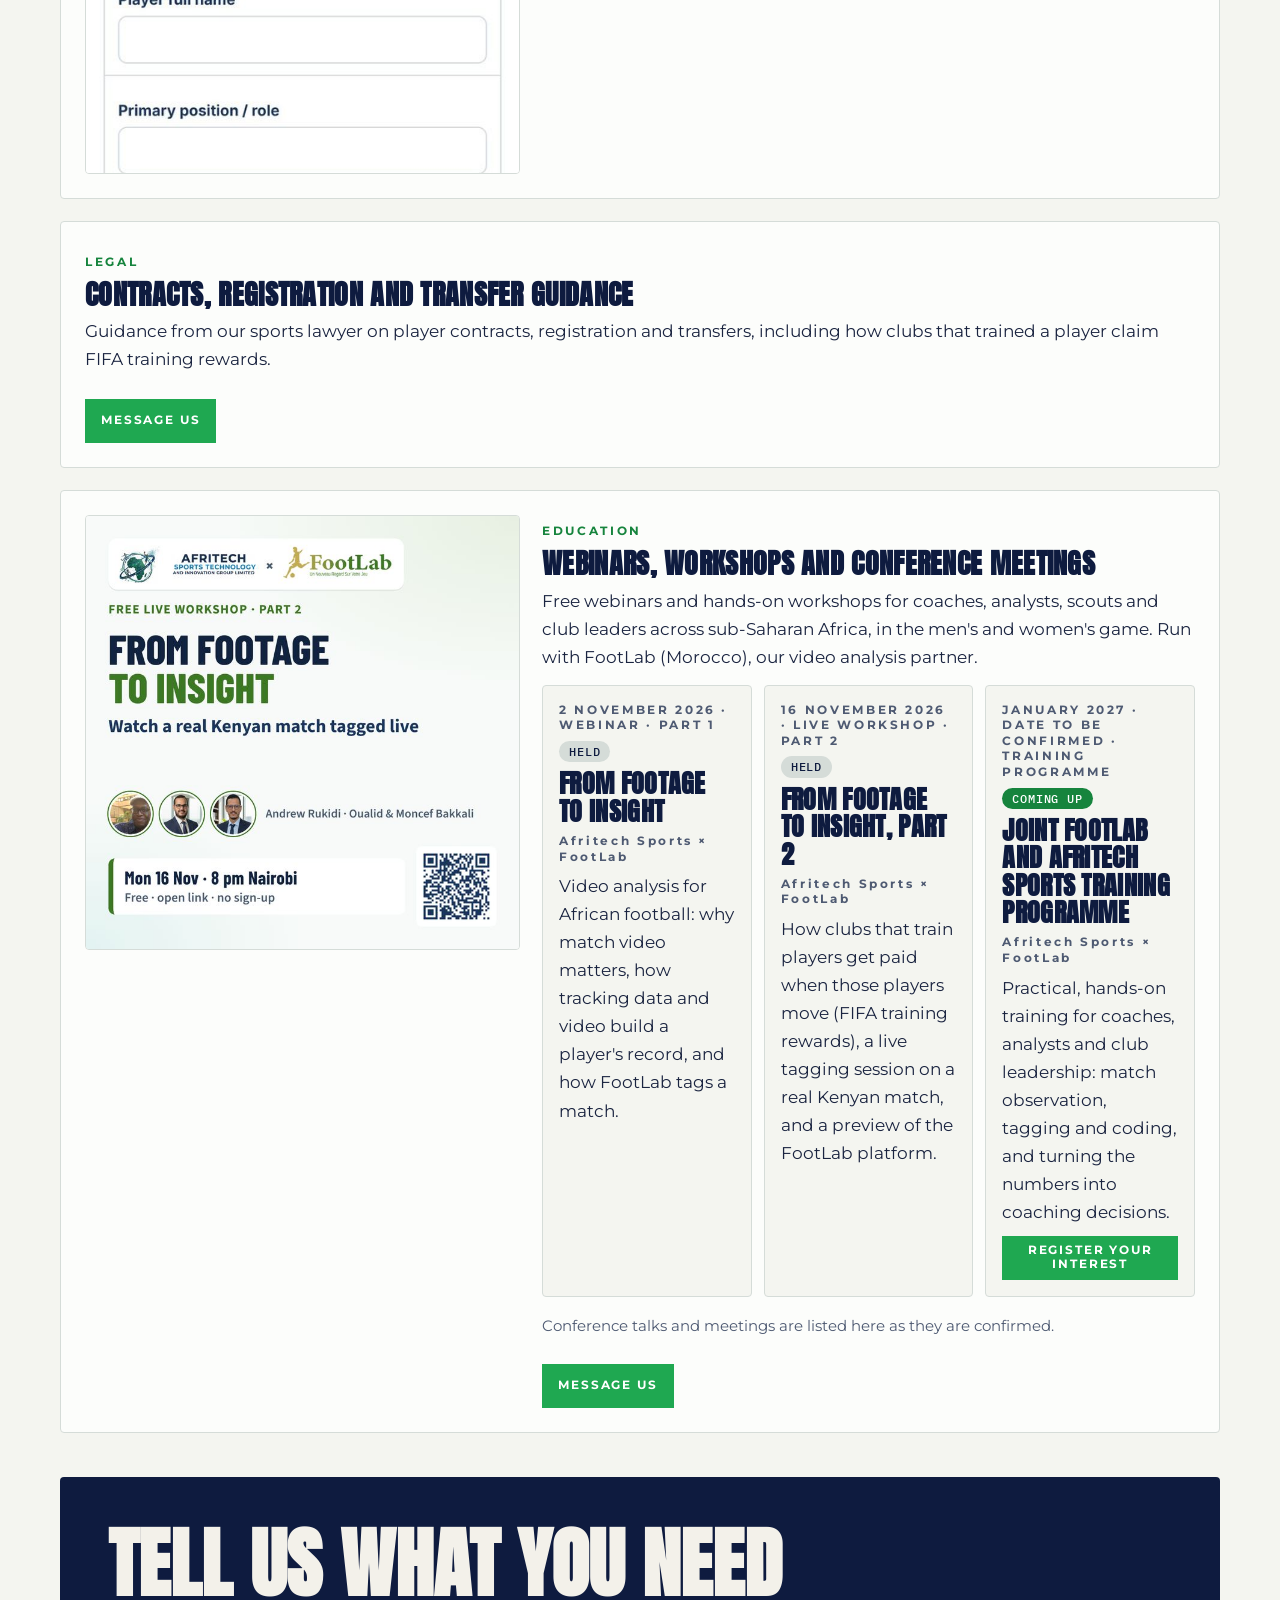
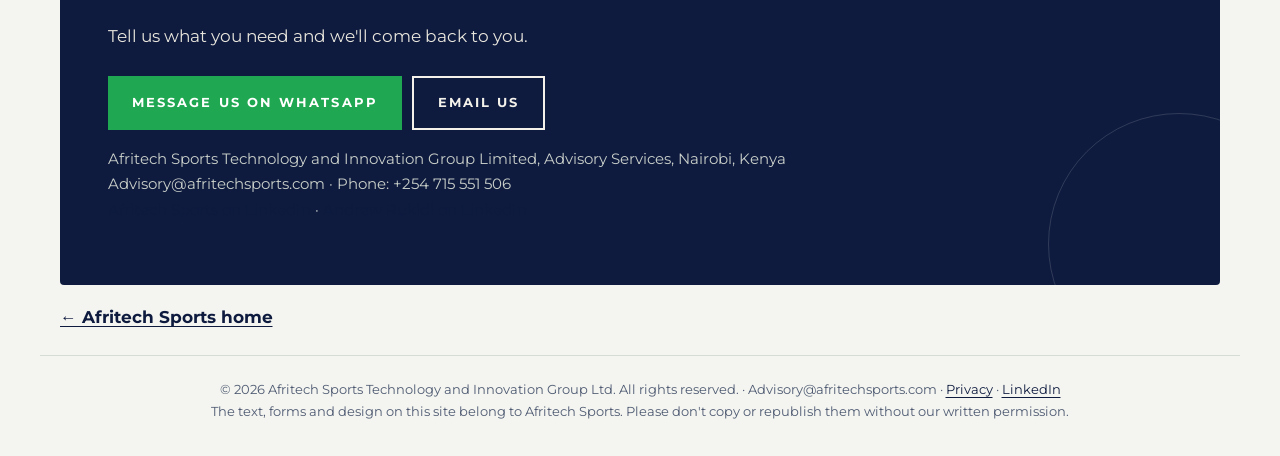
<file: clubs/index.html>
<!doctype html><html><head><meta charset="utf-8"><meta name="robots" content="noindex"><link rel="canonical" href="https://afritechsports.github.io/advisory/"><meta http-equiv="refresh" content="0; url=https://afritechsports.github.io/advisory/"><script>location.replace("https://afritechsports.github.io/advisory/"+location.search+"")</script></head><body><a href="https://afritechsports.github.io/advisory/">Afritech Sports</a></body></html>
</file>
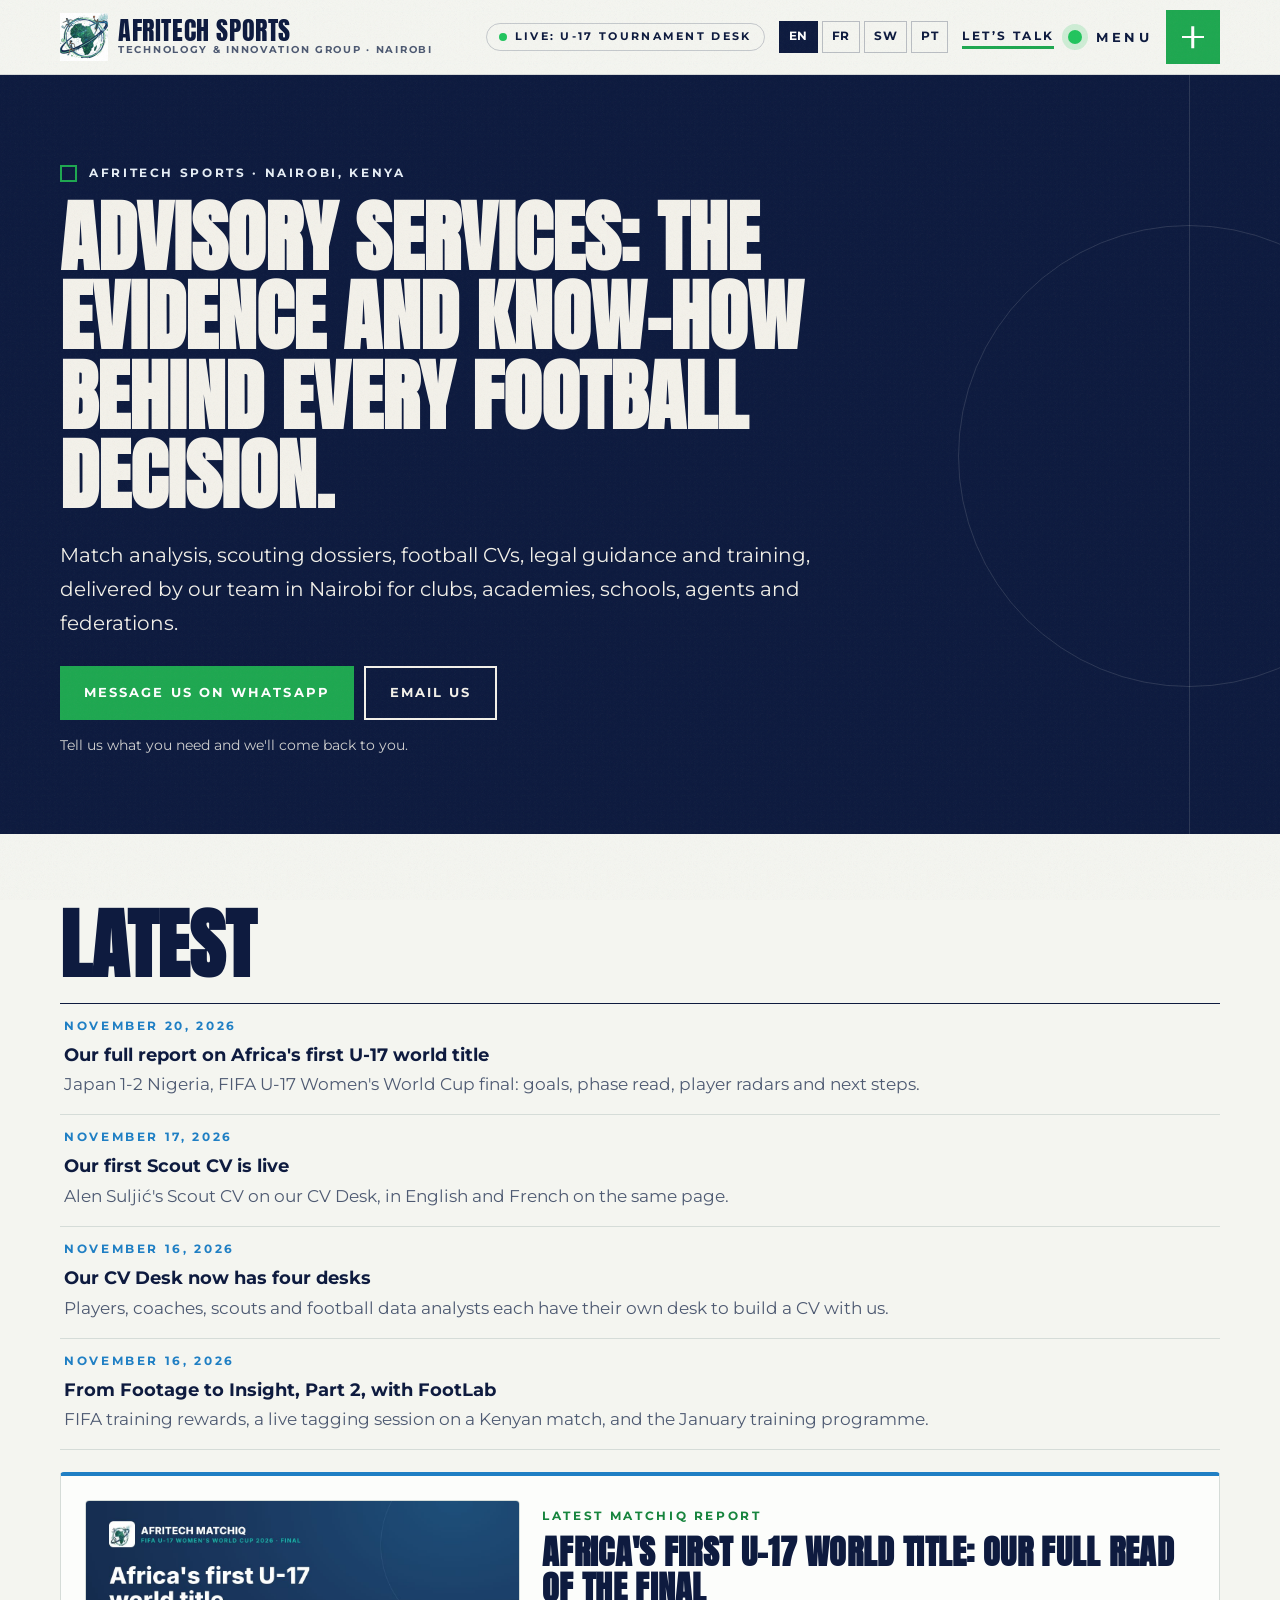
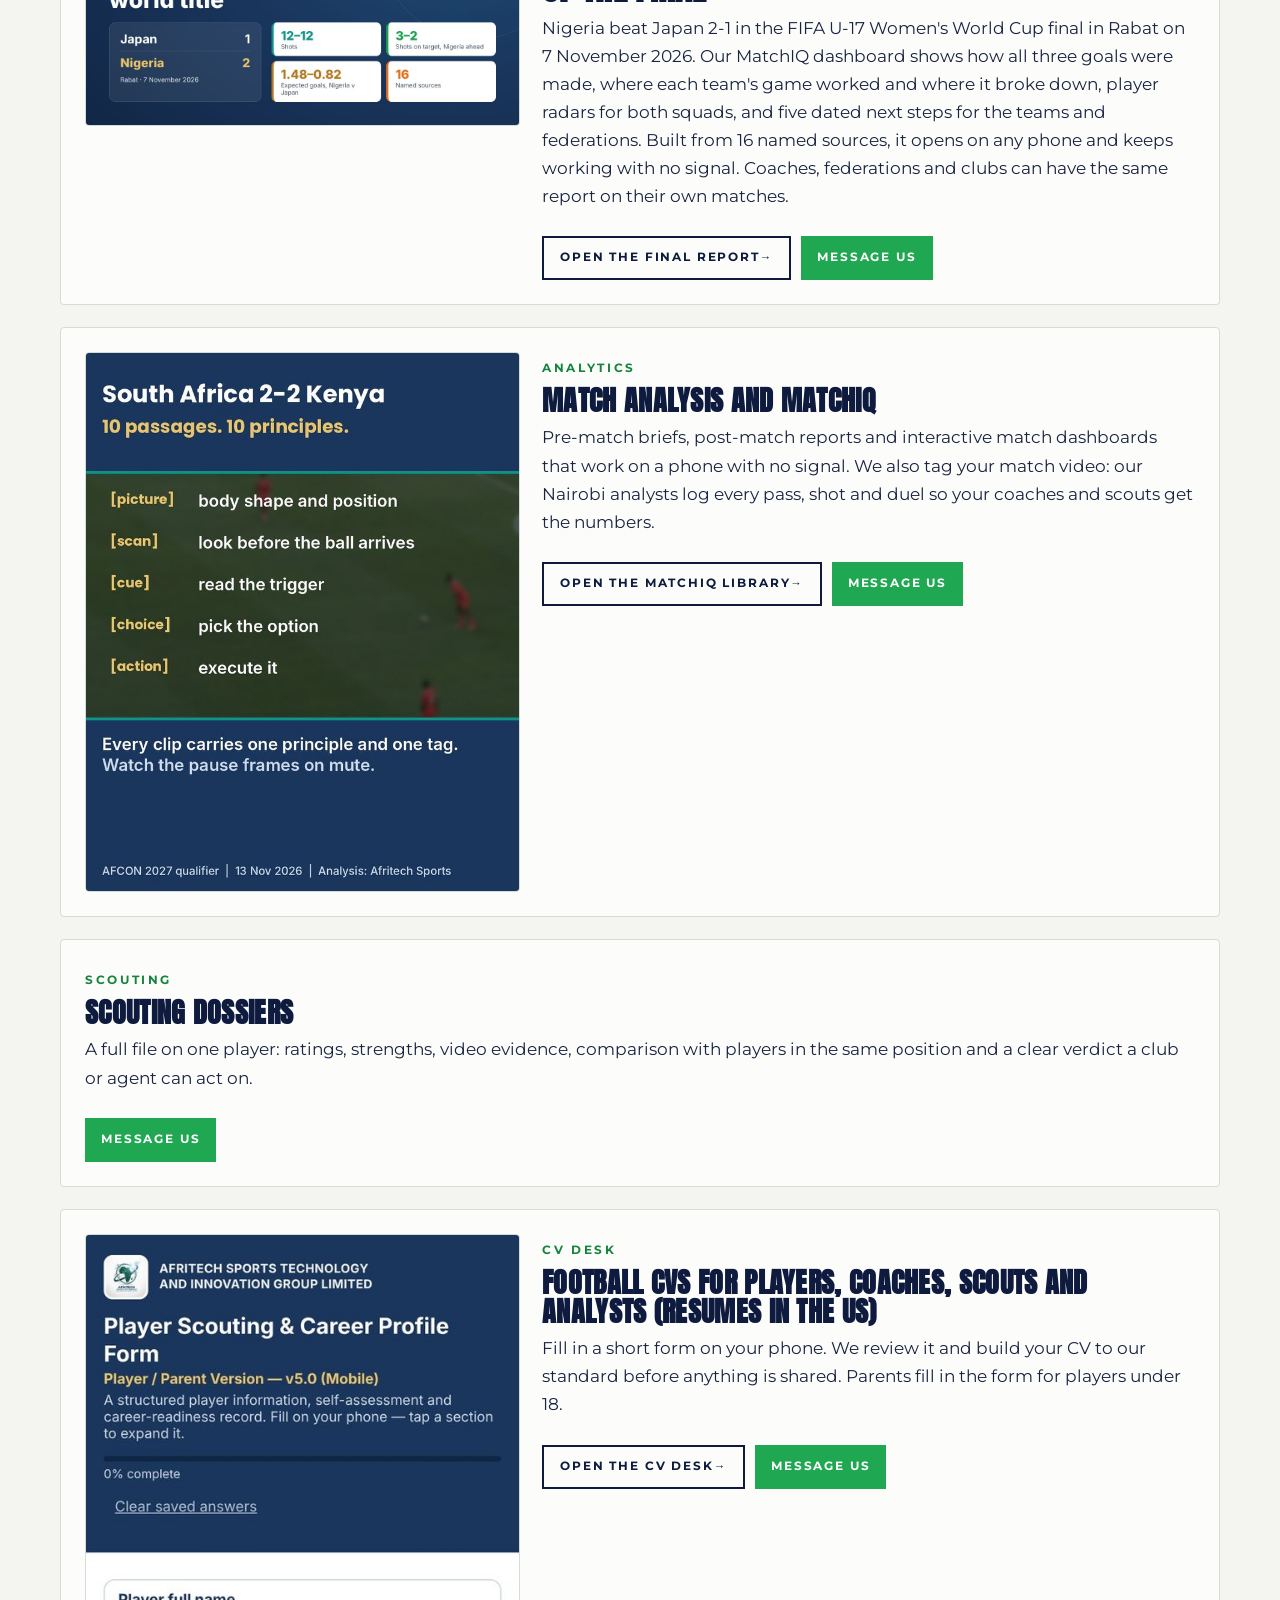
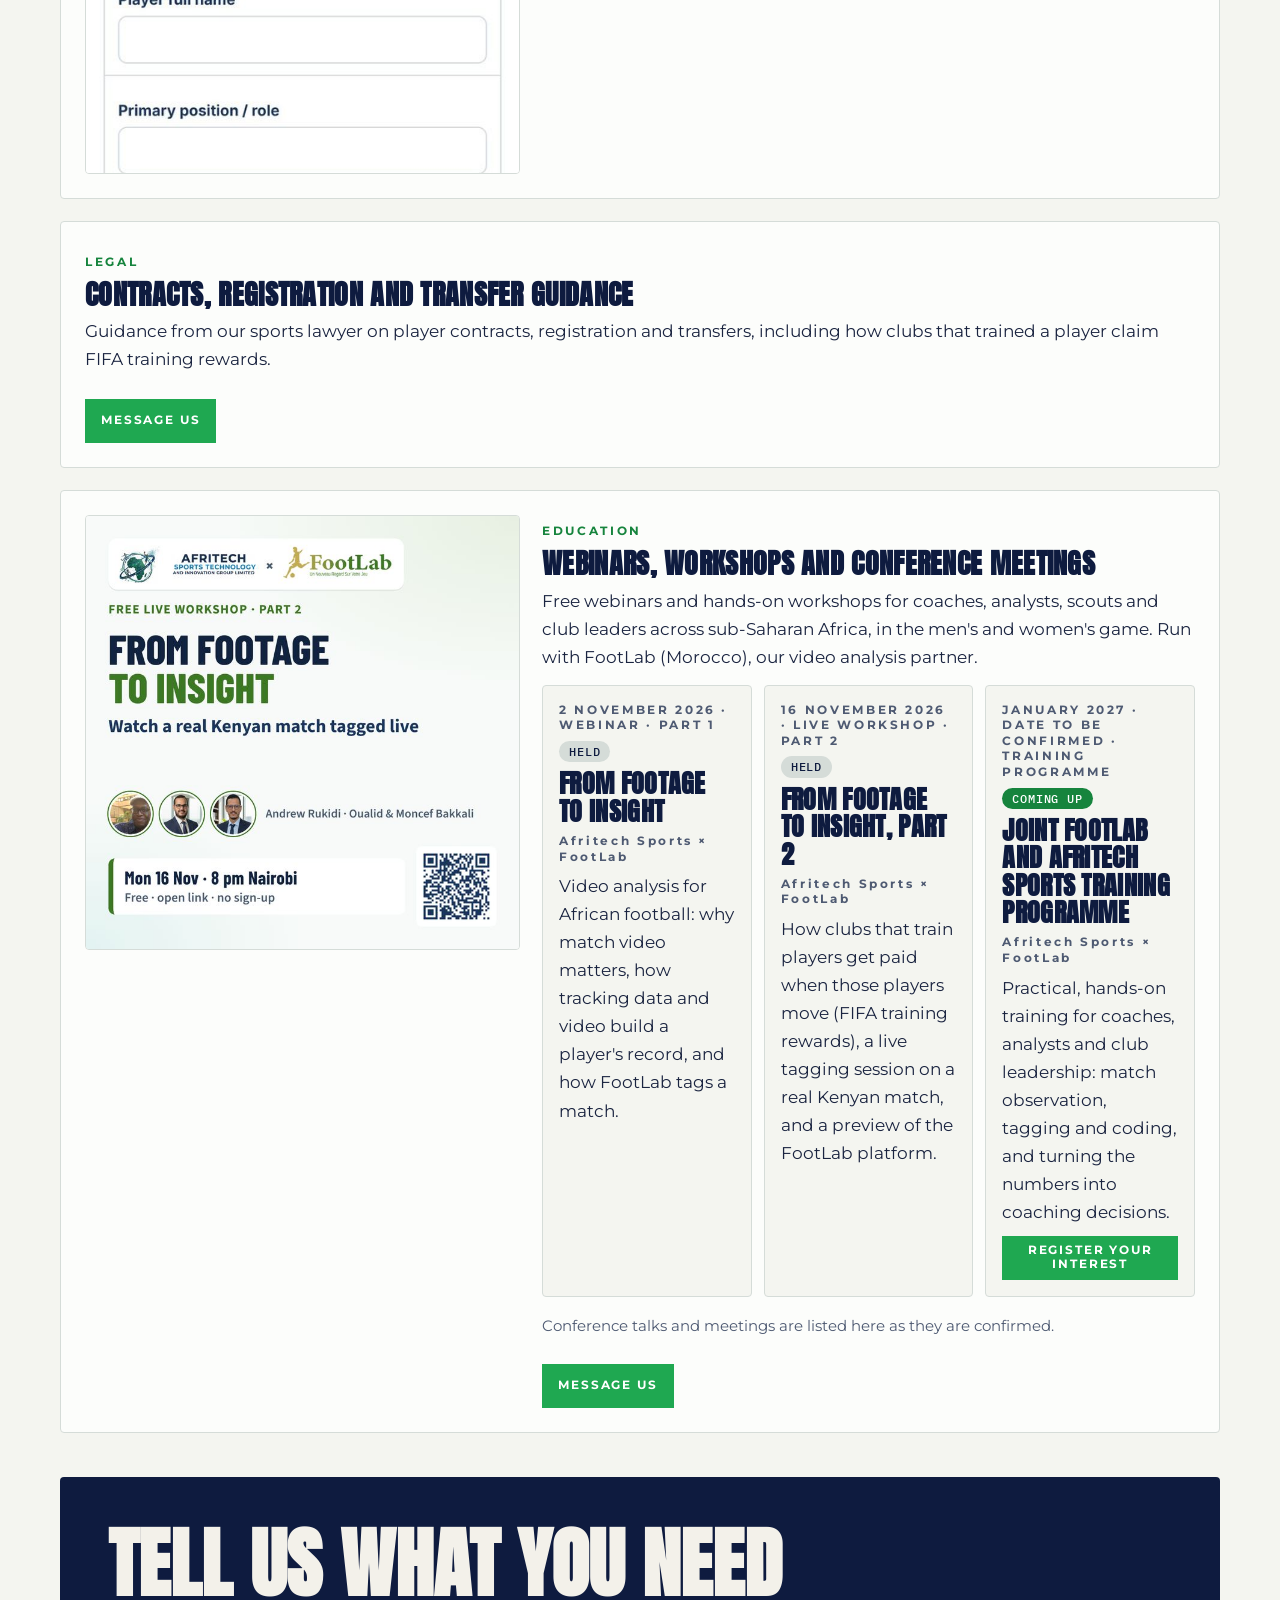
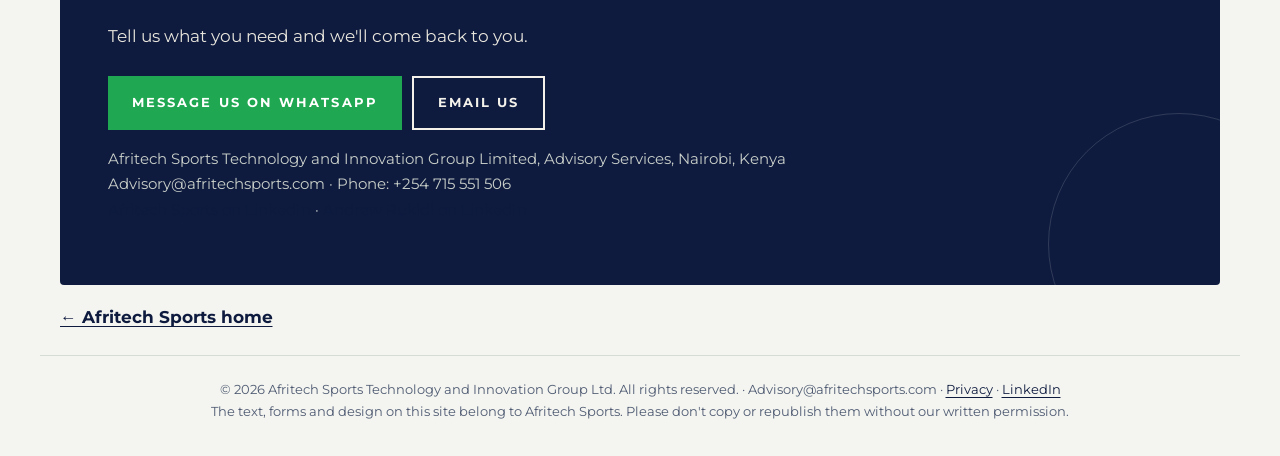
<file: federations/index.html>
<!doctype html><html><head><meta charset="utf-8"><meta name="robots" content="noindex"><link rel="canonical" href="https://afritechsports.github.io/advisory/#analytics"><meta http-equiv="refresh" content="0; url=https://afritechsports.github.io/advisory/#analytics"><script>location.replace("https://afritechsports.github.io/advisory/"+location.search+"#analytics")</script></head><body><a href="https://afritechsports.github.io/advisory/#analytics">Afritech Sports</a></body></html>
</file>
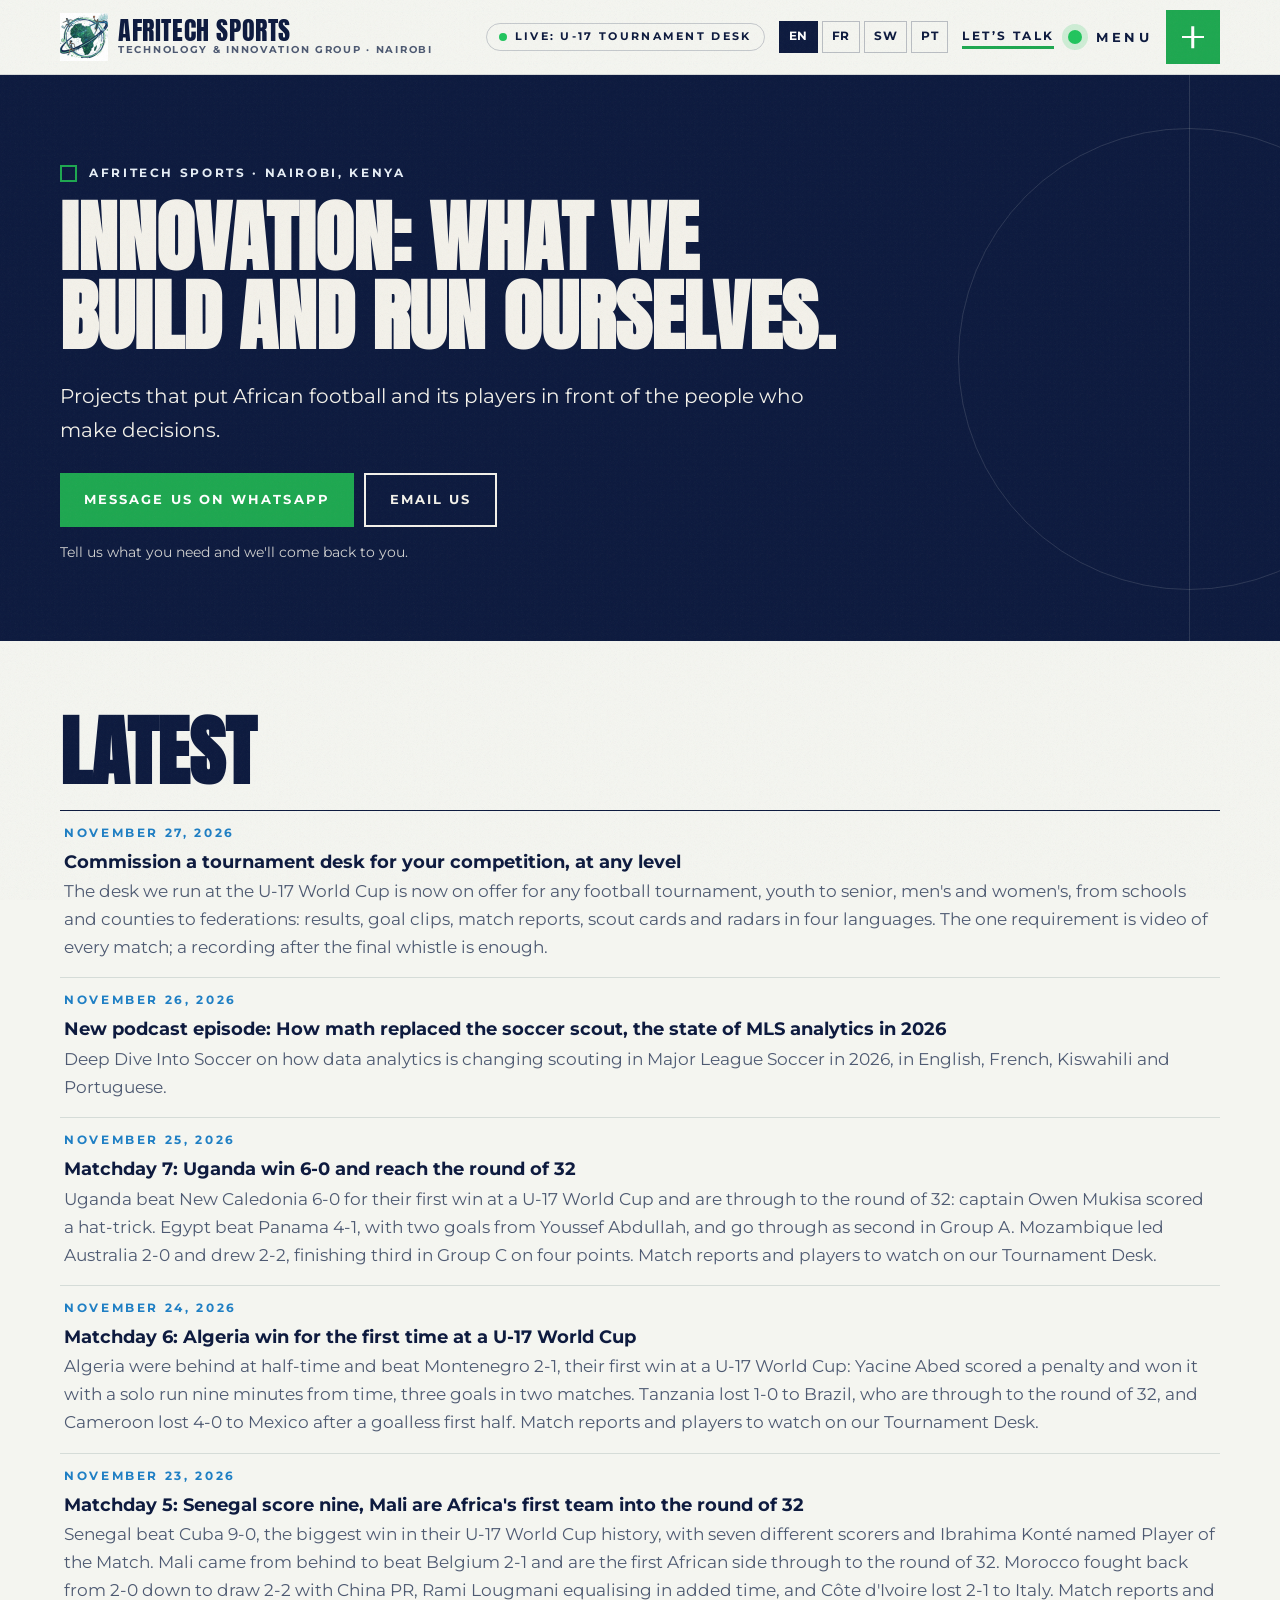
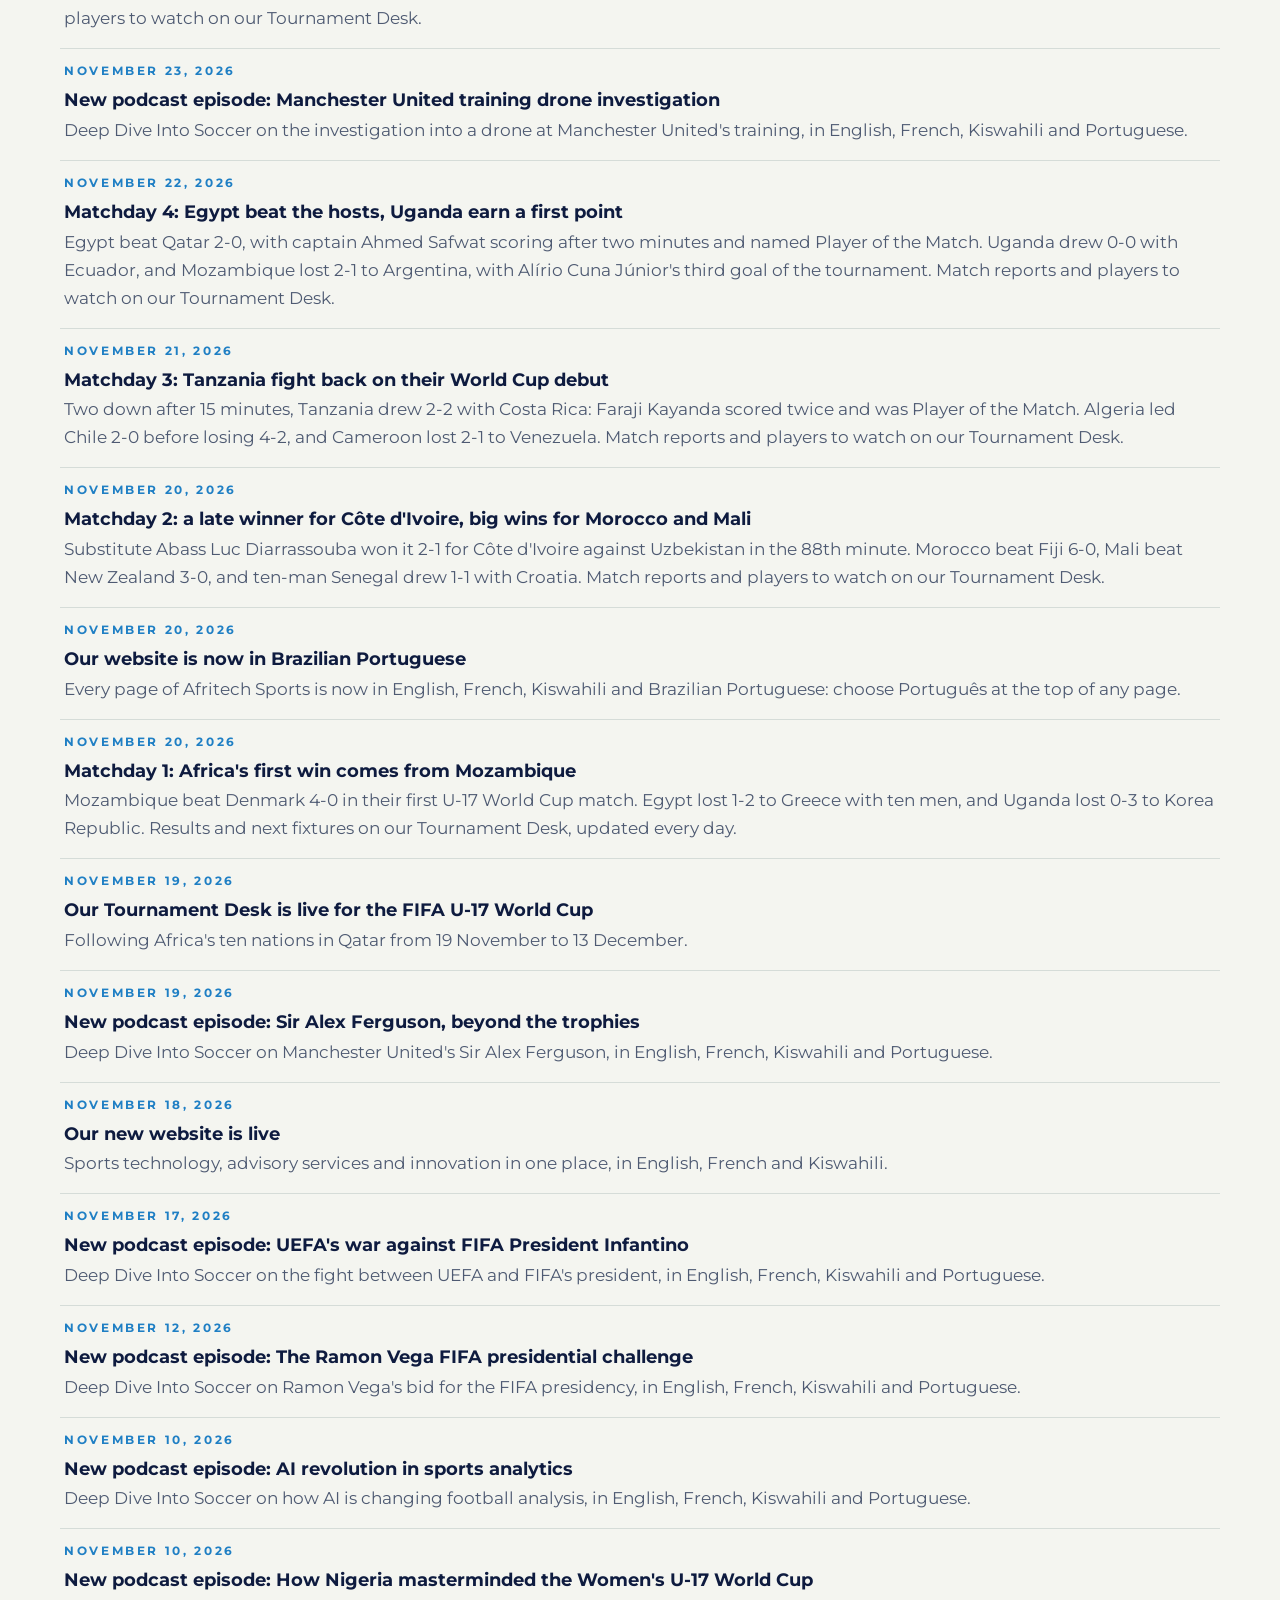
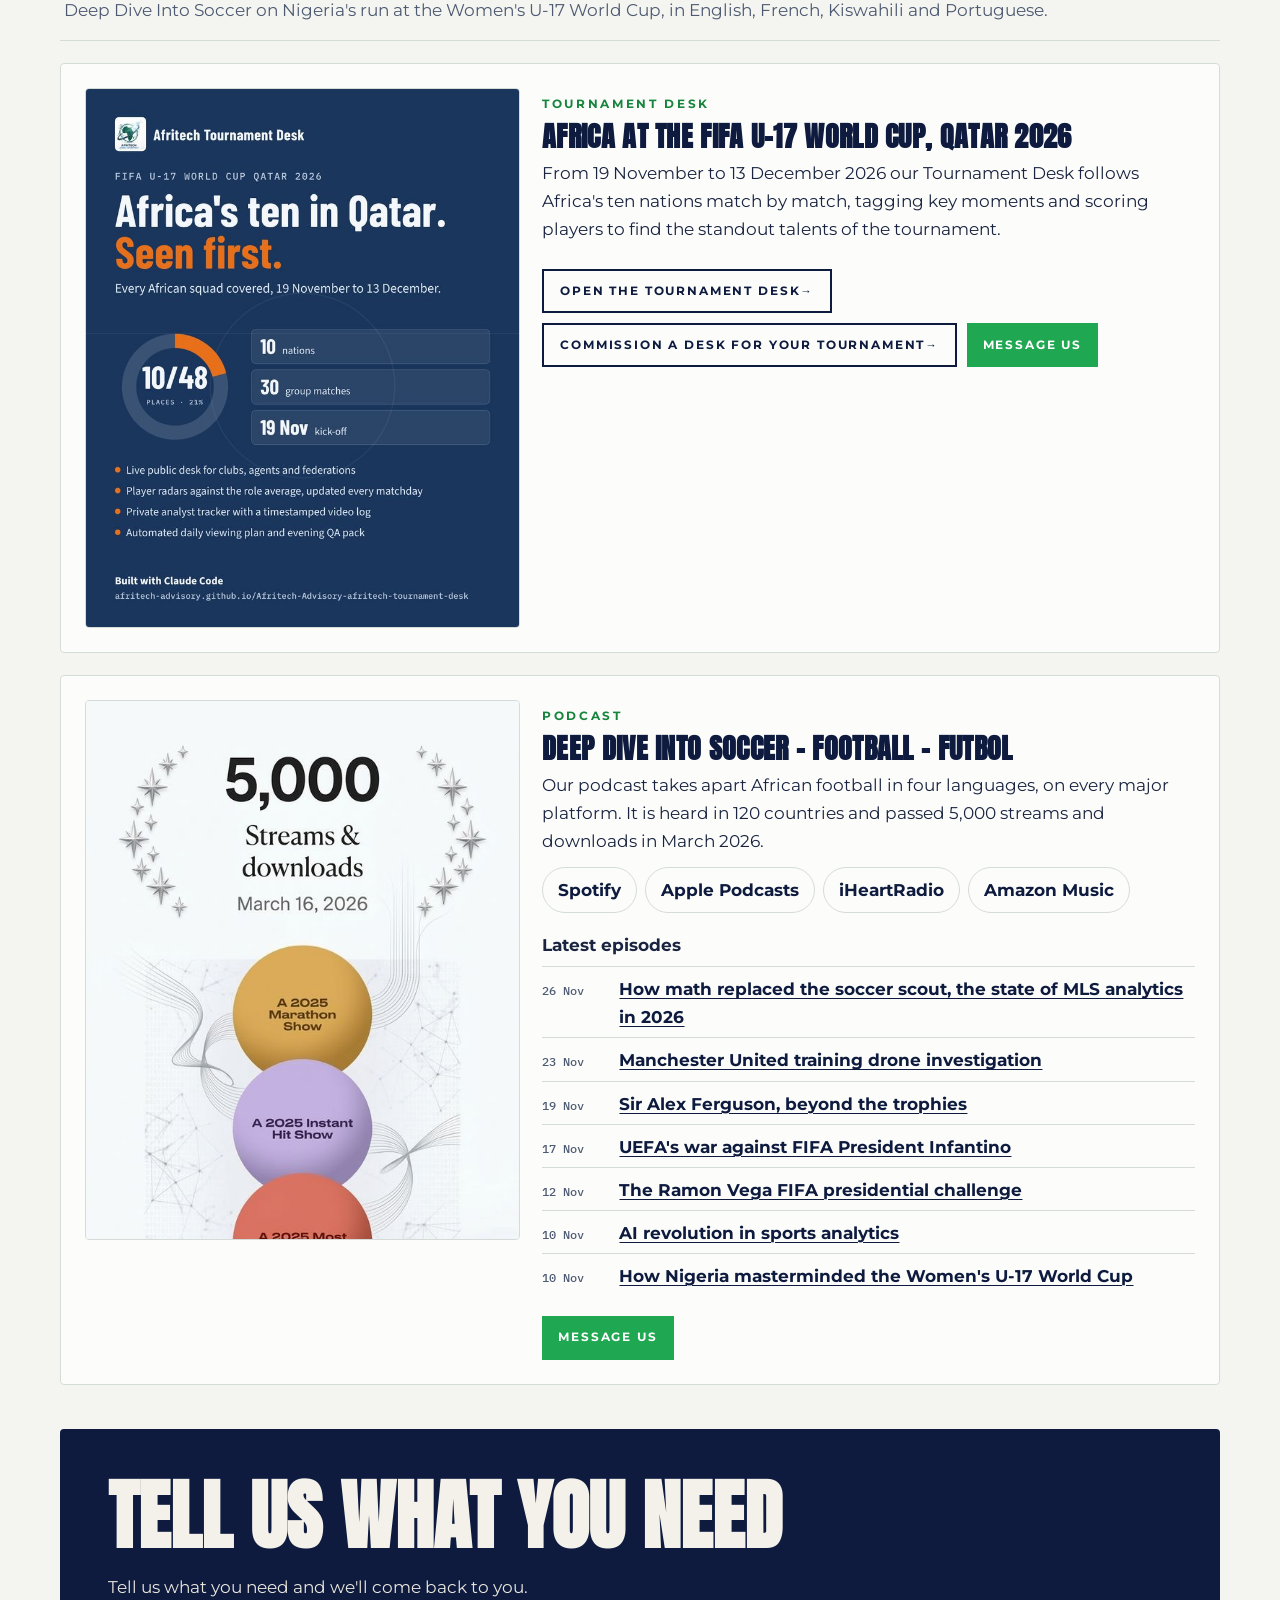
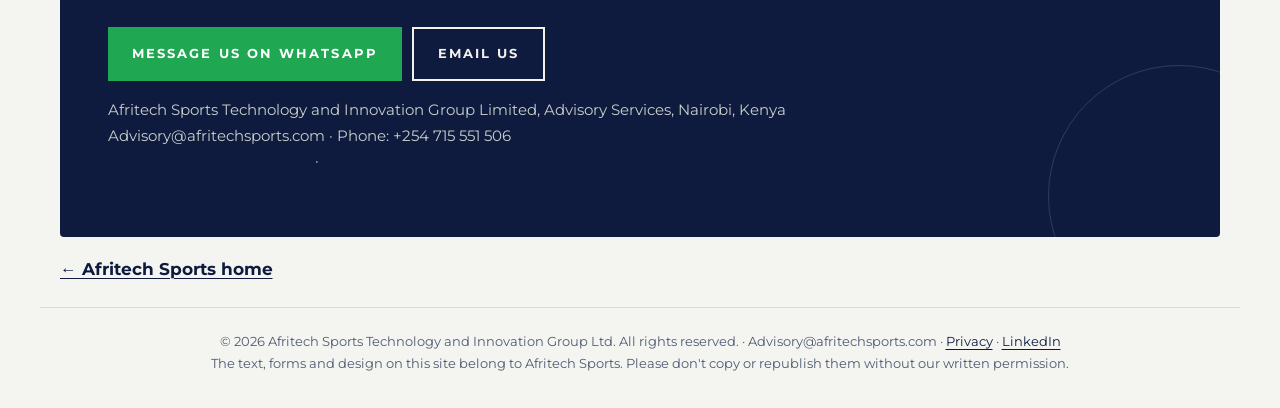
<file: innovation/index.html>
<!doctype html><html lang="en"><head><meta charset="utf-8"><meta name="theme-color" content="#0B2A21">
<meta name="viewport" content="width=device-width,initial-scale=1,viewport-fit=cover">
<meta name="robots" content="noai, noimageai"><meta name="afritech-ref" content="AFTSL4UE81CV">
<meta name="copyright" content="© 2026 Afritech Sports Technology and Innovation Group Limited">
<title>Afritech Sports | Innovation</title><meta name="description" content="The Afritech Sports Tournament Desk for Africa at the FIFA U-17 World Cup 2026, and the Deep Dive Into Soccer - Football - Futbol podcast.">
<meta property="og:title" content="Afritech Sports | Innovation"><meta property="og:description" content="The Afritech Sports Tournament Desk for Africa at the FIFA U-17 World Cup 2026, and the Deep Dive Into Soccer - Football - Futbol podcast."><meta property="og:url" content="https://afritechsports.github.io/innovation/"><meta property="og:type" content="website"><meta property="og:image" content="https://afritechsports.github.io/assets/img/share.jpg">
<meta name="twitter:card" content="summary_large_image"><link rel="canonical" href="https://afritechsports.github.io/innovation/">
<link rel="alternate" hreflang="en" href="https://afritechsports.github.io/innovation/?lang=en"><link rel="alternate" hreflang="fr" href="https://afritechsports.github.io/innovation/?lang=fr"><link rel="alternate" hreflang="sw" href="https://afritechsports.github.io/innovation/?lang=sw"><link rel="alternate" hreflang="pt-BR" href="https://afritechsports.github.io/innovation/?lang=pt">
<link rel="icon" href="../assets/img/logo.jpg"><link rel="stylesheet" href="../assets/site.css">
<link rel="preload" href="../assets/fonts/anton.woff2" as="font" type="font/woff2" crossorigin>
</head><body data-base="../"><!-- Afritech Sports reference AFTSL4UE81CV --><span aria-hidden="true" style="position:absolute;left:-10000px;width:1px;height:1px;overflow:hidden">Afritech Sports reference AFTSL4UE81CV</span>
<input type="radio" name="lang" id="l-en" class="lr" checked><input type="radio" name="lang" id="l-fr" class="lr"><input type="radio" name="lang" id="l-sw" class="lr"><input type="radio" name="lang" id="l-pt" class="lr">
<header class="top"><div class="top-in"><a class="brand" href="../"><img src="../assets/img/logo.jpg" alt="Afritech Sports logo" width="44" height="44"><b>Afritech Sports<small>Technology &amp; Innovation Group · Nairobi</small></b></a>
<a class="live" href="https://afritech-advisory.github.io/Afritech-Advisory-afritech-tournament-desk/qatar-u17-2026/" target="_blank" rel="noopener"><i></i><span class="t t-en" lang="en">Live: U-17 Tournament Desk</span><span class="t t-fr" lang="fr">En direct : Desk U-17</span><span class="t t-sw" lang="sw">Moja kwa moja: Dawati la U-17</span><span class="t t-pt" lang="pt">Ao vivo: Mesa Sub-17</span></a>
<div class="langs" role="group" aria-label="Language"><label for="l-en" title="English">EN</label><label for="l-fr" title="Français">FR</label><label for="l-sw" title="Kiswahili">SW</label><label for="l-pt" title="Português">PT</label></div>
<button type="button" class="talk-link" data-pick=""><span class="t t-en" lang="en">Let’s talk</span><span class="t t-fr" lang="fr">Parlons-en</span><span class="t t-sw" lang="sw">Tuongee</span><span class="t t-pt" lang="pt">Vamos conversar</span></button>
<button type="button" class="menu-btn" aria-expanded="false" aria-controls="menu"><i class="mdot" aria-hidden="true"></i><span class="mb-l"><span class="t t-en" lang="en">Menu</span><span class="t t-fr" lang="fr">Menu</span><span class="t t-sw" lang="sw">Menyu</span><span class="t t-pt" lang="pt">Menu</span></span><span class="mb-x" aria-hidden="true"><i></i><i></i></span></button></div></header>
<nav class="menu" id="menu" aria-label="Main" aria-hidden="true"><div class="menu-in"><ol class="mlist"><li><a href="../"><span class="mn">01</span><span class="ml"><span class="t t-en" lang="en">Home</span><span class="t t-fr" lang="fr">Accueil</span><span class="t t-sw" lang="sw">Nyumbani</span><span class="t t-pt" lang="pt">Início</span></span></a></li><li><a href="../technology/"><span class="mn">02</span><span class="ml"><span class="t t-en" lang="en">Sports Technology</span><span class="t t-fr" lang="fr">Technologie sportive</span><span class="t t-sw" lang="sw">Teknolojia ya Michezo</span><span class="t t-pt" lang="pt">Tecnologia Esportiva</span></span></a></li><li><a href="../advisory/"><span class="mn">03</span><span class="ml"><span class="t t-en" lang="en">Advisory Services</span><span class="t t-fr" lang="fr">Services de conseil</span><span class="t t-sw" lang="sw">Huduma za Ushauri</span><span class="t t-pt" lang="pt">Consultoria</span></span></a></li><li><a href="../innovation/" aria-current="page" class="on"><span class="mn">04</span><span class="ml"><span class="t t-en" lang="en">Innovation</span><span class="t t-fr" lang="fr">Innovation</span><span class="t t-sw" lang="sw">Ubunifu</span><span class="t t-pt" lang="pt">Inovação</span></span></a></li><li><a href="../about/"><span class="mn">05</span><span class="ml"><span class="t t-en" lang="en">About us</span><span class="t t-fr" lang="fr">À propos</span><span class="t t-sw" lang="sw">Kuhusu sisi</span><span class="t t-pt" lang="pt">Sobre nós</span></span></a></li><li><button type="button" data-pick=""><span class="mn">06</span><span class="ml"><span class="t t-en" lang="en">Contact</span><span class="t t-fr" lang="fr">Contact</span><span class="t t-sw" lang="sw">Wasiliana</span><span class="t t-pt" lang="pt">Contato</span></span></button></li></ol>
<aside class="maside"><p class="mk"><span class="t t-en" lang="en">Our live desks</span><span class="t t-fr" lang="fr">Nos desks en ligne</span><span class="t t-sw" lang="sw">Madawati yetu hewani</span><span class="t t-pt" lang="pt">Nossas mesas no ar</span></p><div class="mdesks"><a href="https://afritech-advisory.github.io/afritech-matchiq/" target="_blank" rel="noopener">MatchIQ ↗</a><a href="https://afritech-advisory.github.io/Afritech-Advisory-afritech-tournament-desk/" target="_blank" rel="noopener"><span class="t t-en" lang="en">Tournament Desk</span><span class="t t-fr" lang="fr">Desk Tournoi</span><span class="t t-sw" lang="sw">Dawati la Mashindano</span><span class="t t-pt" lang="pt">Mesa do Torneio</span> ↗</a><a href="https://afritech-advisory.github.io/afritech-sports-cv-desk/" target="_blank" rel="noopener"><span class="t t-en" lang="en">CV Desk</span><span class="t t-fr" lang="fr">Bureau CV</span><span class="t t-sw" lang="sw">Dawati la CV</span><span class="t t-pt" lang="pt">Mesa de Currículos</span> ↗</a></div>
<p class="mk"><span class="t t-en" lang="en">Language</span><span class="t t-fr" lang="fr">Langue</span><span class="t t-sw" lang="sw">Lugha</span><span class="t t-pt" lang="pt">Idioma</span></p><div class="mlangs"><label for="l-en">English</label><label for="l-fr">Français</label><label for="l-sw">Kiswahili</label><label for="l-pt">Português</label></div>
<p class="mk"><span class="t t-en" lang="en">Talk to us</span><span class="t t-fr" lang="fr">Contact</span><span class="t t-sw" lang="sw">Wasiliana nasi</span><span class="t t-pt" lang="pt">Fale com a gente</span></p><a href="mailto:Advisory@afritechsports.com">Advisory@afritechsports.com</a><a href="tel:+254715551506">+254 715 551 506</a>
<p class="mk"><span class="t t-en" lang="en">Follow</span><span class="t t-fr" lang="fr">Suivre</span><span class="t t-sw" lang="sw">Fuatilia</span><span class="t t-pt" lang="pt">Siga</span></p><a href="https://www.linkedin.com/company/afritech-sports-technology-and-innovation-group-limited/" target="_blank" rel="noopener">LinkedIn ↗</a></aside></div></nav>
<div class="mbar"><button type="button" data-pick=""><svg viewBox="0 0 24 24" aria-hidden="true"><path d="M3 5h18v14H3z" fill="none" stroke="currentColor" stroke-width="1.8"/><path d="M3 6l9 7 9-7" fill="none" stroke="currentColor" stroke-width="1.8"/></svg><span class="t t-en" lang="en">Let’s talk</span><span class="t t-fr" lang="fr">Parlons-en</span><span class="t t-sw" lang="sw">Tuongee</span><span class="t t-pt" lang="pt">Vamos conversar</span></button><a href="../#first-move"><span class="t t-en" lang="en">Free match read</span><span class="t t-fr" lang="fr">Analyse gratuite</span><span class="t t-sw" lang="sw">Uchambuzi bure</span><span class="t t-pt" lang="pt">Análise grátis</span></a></div></header>
<main><section class="hero"><div class="hero-in"><p class="eyebrow"><span class="t t-en" lang="en">Afritech Sports · Nairobi, Kenya</span><span class="t t-fr" lang="fr">Afritech Sports · Nairobi, Kenya</span><span class="t t-sw" lang="sw">Afritech Sports · Nairobi, Kenya</span><span class="t t-pt" lang="pt">Afritech Sports · Nairóbi, Quênia</span></p><h1><span class="t t-en" lang="en">Innovation: what we build and run ourselves.</span><span class="t t-fr" lang="fr">Innovation : ce que nous créons et faisons vivre nous-mêmes.</span><span class="t t-sw" lang="sw">Ubunifu: tunachojenga na kuendesha wenyewe.</span><span class="t t-pt" lang="pt">Inovação: o que criamos e conduzimos.</span></h1><p class="lead"><span class="t t-en" lang="en">Projects that put African football and its players in front of the people who make decisions.</span><span class="t t-fr" lang="fr">Des projets qui mettent le football africain et ses joueurs sous les yeux de ceux qui décident.</span><span class="t t-sw" lang="sw">Miradi inayoweka soka la Afrika na wachezaji wake mbele ya watu wanaofanya maamuzi.</span><span class="t t-pt" lang="pt">Projetos que colocam o futebol africano e seus jogadores diante de quem toma as decisões.</span></p>
<div class="acts"><button type="button" class="btn wa" data-pick=""><span class="t t-en" lang="en">Message us on WhatsApp</span><span class="t t-fr" lang="fr">Écrivez-nous sur WhatsApp</span><span class="t t-sw" lang="sw">Tutumie ujumbe WhatsApp</span><span class="t t-pt" lang="pt">Fale com a gente no WhatsApp</span></button><a class="btn ghost" href="mailto:Advisory@afritechsports.com"><span class="t t-en" lang="en">Email us</span><span class="t t-fr" lang="fr">Envoyez-nous un e-mail</span><span class="t t-sw" lang="sw">Tutumie barua pepe</span><span class="t t-pt" lang="pt">Mande um e-mail</span></a></div>
<p class="small"><span class="t t-en" lang="en">Tell us what you need and we'll come back to you.</span><span class="t t-fr" lang="fr">Dites-nous ce dont vous avez besoin et nous reviendrons vers vous.</span><span class="t t-sw" lang="sw">Tuambie unachohitaji na tutawasiliana nawe.</span><span class="t t-pt" lang="pt">Conte o que você precisa e retornaremos o contato.</span></p></div></section><div class="wrap"><section data-news="innovation" hidden><h2><span class="t t-en" lang="en">Latest</span><span class="t t-fr" lang="fr">Actualités</span><span class="t t-sw" lang="sw">Habari mpya</span><span class="t t-pt" lang="pt">Últimas notícias</span></h2><div class="news"></div></section><section class="sec media" id="desk"><img src="../assets/img/desk.jpg" alt="Afritech Tournament Desk, FIFA U-17 World Cup Qatar 2026" loading="lazy"><div><span class="tag"><span class="t t-en" lang="en">Tournament Desk</span><span class="t t-fr" lang="fr">Desk Tournoi</span><span class="t t-sw" lang="sw">Dawati la Mashindano</span><span class="t t-pt" lang="pt">Mesa do Torneio</span></span><h3 style="font-size:28px;margin-top:6px"><span class="t t-en" lang="en">Africa at the FIFA U-17 World Cup, Qatar 2026</span><span class="t t-fr" lang="fr">L'Afrique à la Coupe du monde U-17 de la FIFA, Qatar 2026</span><span class="t t-sw" lang="sw">Afrika kwenye Kombe la Dunia la FIFA U-17, Qatar 2026</span><span class="t t-pt" lang="pt">A África na Copa do Mundo Sub-17 da FIFA, Catar 2026</span></h3><p style="margin:6px 0 0"><span class="t t-en" lang="en">From 19 November to 13 December 2026 our Tournament Desk follows Africa's ten nations match by match, tagging key moments and scoring players to find the standout talents of the tournament.</span><span class="t t-fr" lang="fr">Du 19 novembre au 13 décembre 2026, notre Desk Tournoi suit les dix nations africaines match après match, annote les moments clés et note les joueurs pour repérer les talents du tournoi.</span><span class="t t-sw" lang="sw">Kuanzia 19 Novemba hadi 13 Desemba 2026, Dawati letu la Mashindano linafuatilia mataifa kumi ya Afrika mechi kwa mechi, likiwekea alama matukio muhimu na kuwapa wachezaji alama ili kupata vipaji bora vya mashindano.</span><span class="t t-pt" lang="pt">De 19 de novembro a 13 de dezembro de 2026, nossa Mesa do Torneio acompanha as dez seleções africanas jogo a jogo, marcando os lances decisivos e avaliando jogadores para encontrar os grandes talentos do torneio.</span></p><div class="acts"><a class="btn ghost sm" href="https://afritech-advisory.github.io/Afritech-Advisory-afritech-tournament-desk/" target="_blank" rel="noopener"><span class="t t-en" lang="en">Open the Tournament Desk</span><span class="t t-fr" lang="fr">Ouvrir le Desk Tournoi</span><span class="t t-sw" lang="sw">Fungua Dawati la Mashindano</span><span class="t t-pt" lang="pt">Abrir a Mesa do Torneio</span> →</a><a class="btn ghost sm" href="https://afritech-advisory.github.io/Afritech-Advisory-afritech-tournament-desk/commission/" target="_blank" rel="noopener"><span class="t t-en" lang="en">Commission a desk for your tournament</span><span class="t t-fr" lang="fr">Commandez un desk pour votre tournoi</span><span class="t t-sw" lang="sw">Agiza dawati kwa mashindano yako</span><span class="t t-pt" lang="pt">Contrate uma central para o seu torneio</span> →</a><button type="button" class="btn wa sm" data-pick="" data-topic='{&quot;en&quot;: &quot;the U-17 World Cup Tournament Desk&quot;, &quot;fr&quot;: &quot;le Desk Tournoi de la Coupe du monde U-17&quot;, &quot;sw&quot;: &quot;Dawati la Mashindano la Kombe la Dunia U-17&quot;, &quot;pt&quot;: &quot;a Mesa do Torneio da Copa do Mundo Sub-17&quot;}'><span class="t t-en" lang="en">Message us</span><span class="t t-fr" lang="fr">Écrivez-nous</span><span class="t t-sw" lang="sw">Tutumie ujumbe</span><span class="t t-pt" lang="pt">Mande uma mensagem</span></button></div></div></section><section class="sec media" id="podcast"><img src="../assets/img/podcast.jpg" alt="Deep Dive Into Soccer podcast: 5,000 streams and downloads" loading="lazy"><div><span class="tag"><span class="t t-en" lang="en">Podcast</span><span class="t t-fr" lang="fr">Podcast</span><span class="t t-sw" lang="sw">Podikasti</span><span class="t t-pt" lang="pt">Podcast</span></span><h3 style="font-size:28px;margin-top:6px">Deep Dive Into Soccer - Football - Futbol</h3><p style="margin:6px 0 0"><span class="t t-en" lang="en">Our podcast takes apart African football in four languages, on every major platform. It is heard in 120 countries and passed 5,000 streams and downloads in March 2026.</span><span class="t t-fr" lang="fr">Notre podcast décortique le football africain en quatre langues, sur toutes les grandes plateformes. Il est écouté dans 120 pays et a dépassé 5 000 écoutes et téléchargements en mars 2026.</span><span class="t t-sw" lang="sw">Podikasti yetu inachambua soka la Afrika kwa lugha nne, kwenye majukwaa yote makubwa. Inasikilizwa katika nchi 120 na ilipita usikilizaji na upakuaji 5,000 Machi 2026.</span><span class="t t-pt" lang="pt">Nosso podcast destrincha o futebol africano em quatro idiomas, em todas as grandes plataformas. É ouvido em 120 países e passou de 5.000 reproduções e downloads em março de 2026.</span></p><div class="pods"><a href="https://open.spotify.com/show/5ixoUtlCGjPJsQLjZaRYPs" target="_blank" rel="noopener">Spotify</a><a href="https://podcasts.apple.com/ae/podcast/deep-dive-into-soccer-football-futbol/id1803875534" target="_blank" rel="noopener">Apple Podcasts</a><a href="https://www.iheart.com/podcast/269-deep-dive-into-soccer-foot-286910618/" target="_blank" rel="noopener">iHeartRadio</a><a href="https://www.amazon.com/Deep-Dive-Into-Soccer-Football/dp/B0F42RJQK2" target="_blank" rel="noopener">Amazon Music</a></div><h4 class="eph"><span class="t t-en" lang="en">Latest episodes</span><span class="t t-fr" lang="fr">Derniers épisodes</span><span class="t t-sw" lang="sw">Vipindi vya hivi karibuni</span><span class="t t-pt" lang="pt">Últimos episódios</span></h4><ol class="eps"><li><span class="ed">26 Nov</span><a class="t t-en" lang="en" href="https://open.spotify.com/episode/09QAUUg75sILrbSENW98v3" target="_blank" rel="noopener">How math replaced the soccer scout, the state of MLS analytics in 2026</a><a class="t t-fr" lang="fr" href="https://open.spotify.com/episode/2DdpxB1eD0ItLcpWTH3hQn" target="_blank" rel="noopener">comment les mathématiques ont remplacé le recruteur de football, l'état des statistiques en MLS en 2026</a><a class="t t-sw" lang="sw" href="https://open.spotify.com/episode/1EnzlD1AVwu7U0TWlDqwZl" target="_blank" rel="noopener">Jinsi hisabati ilivyochukua nafasi ya skauti wa soka, hali ya uchanganuzi wa MLS mwaka 2026</a><a class="t t-pt" lang="pt" href="https://open.spotify.com/episode/4OBpsNm0prEH8KoTtPlON3" target="_blank" rel="noopener">como a matemática substituiu o olheiro de futebol e o panorama da análise de dados na MLS em 2026</a></li><li><span class="ed">23 Nov</span><a class="t t-en" lang="en" href="https://open.spotify.com/episode/7MMHmgTWpP1562Z1SLYGRW" target="_blank" rel="noopener">Manchester United training drone investigation</a><a class="t t-fr" lang="fr" href="https://open.spotify.com/episode/4XudMM6pslxpjEPhVbAFdP" target="_blank" rel="noopener">enquête sur un drone à l'entraînement de Manchester United</a><a class="t t-sw" lang="sw" href="https://open.spotify.com/episode/2rmIs3W72OIcR9vX1xqQa3" target="_blank" rel="noopener">Uchunguzi kuhusu droni ya mazoezi ya Manchester United</a><a class="t t-pt" lang="pt" href="https://open.spotify.com/episode/7HAr2b9TpS1Pjb32ZdCVal" target="_blank" rel="noopener">investigação sobre um drone no treino do Manchester United</a></li><li><span class="ed">19 Nov</span><a class="t t-en" lang="en" href="https://open.spotify.com/episode/7kEKR8CPpdEb0Wu4IZGDYy" target="_blank" rel="noopener">Sir Alex Ferguson, beyond the trophies</a><a class="t t-fr" lang="fr" href="https://open.spotify.com/episode/1PNit57s9JOsxdWpyGnGlO" target="_blank" rel="noopener">Sir Alex Ferguson, au-delà des trophées</a><a class="t t-sw" lang="sw" href="https://open.spotify.com/episode/3lodCF2ZGPEteUscyXWYE7" target="_blank" rel="noopener">Sir Alex Ferguson, zaidi ya vikombe</a><a class="t t-pt" lang="pt" href="https://open.spotify.com/episode/0jrpRZfHWZv3w0YZdsgJlK" target="_blank" rel="noopener">Sir Alex Ferguson, além dos troféus</a></li><li><span class="ed">17 Nov</span><a class="t t-en" lang="en" href="https://open.spotify.com/episode/4pHjVYv66DU6z8VkvGgE0r" target="_blank" rel="noopener">UEFA's war against FIFA President Infantino</a><a class="t t-fr" lang="fr" href="https://open.spotify.com/episode/55SRP1i6FX0zPcmSJy3oB7" target="_blank" rel="noopener">la guerre de l'UEFA contre le président de la FIFA, Infantino</a><a class="t t-sw" lang="sw" href="https://open.spotify.com/episode/3t42lVkoaP2RXIwghomlJr" target="_blank" rel="noopener">Vita vya UEFA dhidi ya Rais wa FIFA Infantino</a><a class="t t-pt" lang="pt" href="https://open.spotify.com/episode/7lgMEdXYsCSBvTfcoMpgbn" target="_blank" rel="noopener">a guerra da UEFA contra o presidente da FIFA, Infantino</a></li><li><span class="ed">12 Nov</span><a class="t t-en" lang="en" href="https://open.spotify.com/episode/0ZxOcsELmFowgoEu0xYwtm" target="_blank" rel="noopener">The Ramon Vega FIFA presidential challenge</a><a class="t t-fr" lang="fr" href="https://open.spotify.com/episode/0qIrYJx33LUC2FkrrsWHZX" target="_blank" rel="noopener">le défi de Ramon Vega pour la présidence de la FIFA</a><a class="t t-sw" lang="sw" href="https://open.spotify.com/episode/2AwgMNXd1zAQPCOK0Dpa7V" target="_blank" rel="noopener">Changamoto ya Ramon Vega ya kugombea urais wa FIFA</a><a class="t t-pt" lang="pt" href="https://open.spotify.com/episode/2kZoJvuBZhbzzPPp6wSuNt" target="_blank" rel="noopener">o desafio de Ramon Vega à presidência da FIFA</a></li><li><span class="ed">10 Nov</span><a class="t t-en" lang="en" href="https://open.spotify.com/episode/5BDUsSpQ2EnKGKRgomxqgT" target="_blank" rel="noopener">AI revolution in sports analytics</a><a class="t t-fr" lang="fr" href="https://open.spotify.com/episode/1VpZNuWJjbkS1kEAnLndMi" target="_blank" rel="noopener">la révolution de l'IA dans l'analyse sportive</a><a class="t t-sw" lang="sw" href="https://open.spotify.com/episode/2vKJ3c4b4bPRE1S1zFCIHK" target="_blank" rel="noopener">Mapinduzi ya akili bandia katika uchambuzi wa michezo</a><a class="t t-pt" lang="pt" href="https://open.spotify.com/episode/6MpVW8sOfcA9H8r4sAxVf4" target="_blank" rel="noopener">a revolução da IA na análise esportiva</a></li><li><span class="ed">10 Nov</span><a class="t t-en" lang="en" href="https://open.spotify.com/episode/2ITDJfRSotz97EZWlkEEuF" target="_blank" rel="noopener">How Nigeria masterminded the Women's U-17 World Cup</a><a class="t t-fr" lang="fr" href="https://open.spotify.com/episode/2ZWzkU9uYmxolOrIZWljjI" target="_blank" rel="noopener">comment le Nigeria a orchestré la Coupe du monde féminine U-17</a><a class="t t-sw" lang="sw" href="https://open.spotify.com/episode/33cceeGkoWyH6N8wtE82Md" target="_blank" rel="noopener">Jinsi Nigeria ilivyopanga Kombe la Dunia la Wanawake U-17</a><a class="t t-pt" lang="pt" href="https://open.spotify.com/episode/5yOupUSWXYQ1j95IiS8hvU" target="_blank" rel="noopener">como a Nigéria planejou sua campanha na Copa do Mundo Feminina Sub-17</a></li></ol><div class="acts"><button type="button" class="btn wa sm" data-pick="media" data-topic='{&quot;en&quot;: &quot;the podcast&quot;, &quot;fr&quot;: &quot;le podcast&quot;, &quot;sw&quot;: &quot;podikasti&quot;, &quot;pt&quot;: &quot;o podcast&quot;}'><span class="t t-en" lang="en">Message us</span><span class="t t-fr" lang="fr">Écrivez-nous</span><span class="t t-sw" lang="sw">Tutumie ujumbe</span><span class="t t-pt" lang="pt">Mande uma mensagem</span></button></div></div></section><section class="band" id="contact"><h2><span class="t t-en" lang="en">Tell us what you need</span><span class="t t-fr" lang="fr">Dites-nous ce dont vous avez besoin</span><span class="t t-sw" lang="sw">Tuambie unachohitaji</span><span class="t t-pt" lang="pt">Conte o que você precisa</span></h2><p style="margin:0"><span class="t t-en" lang="en">Tell us what you need and we'll come back to you.</span><span class="t t-fr" lang="fr">Dites-nous ce dont vous avez besoin et nous reviendrons vers vous.</span><span class="t t-sw" lang="sw">Tuambie unachohitaji na tutawasiliana nawe.</span><span class="t t-pt" lang="pt">Conte o que você precisa e retornaremos o contato.</span></p>
<div class="acts"><button type="button" class="btn wa" data-pick=""><span class="t t-en" lang="en">Message us on WhatsApp</span><span class="t t-fr" lang="fr">Écrivez-nous sur WhatsApp</span><span class="t t-sw" lang="sw">Tutumie ujumbe WhatsApp</span><span class="t t-pt" lang="pt">Fale com a gente no WhatsApp</span></button><a class="btn ghost" href="mailto:Advisory@afritechsports.com"><span class="t t-en" lang="en">Email us</span><span class="t t-fr" lang="fr">Envoyez-nous un e-mail</span><span class="t t-sw" lang="sw">Tutumie barua pepe</span><span class="t t-pt" lang="pt">Mande um e-mail</span></a></div>
<p class="contact"><span class="t t-en" lang="en">Afritech Sports Technology and Innovation Group Limited, Advisory Services, Nairobi, Kenya</span><span class="t t-fr" lang="fr">Afritech Sports Technology and Innovation Group Limited, Services de conseil, Nairobi, Kenya</span><span class="t t-sw" lang="sw">Afritech Sports Technology and Innovation Group Limited, Huduma za Ushauri, Nairobi, Kenya</span><span class="t t-pt" lang="pt">Afritech Sports Technology and Innovation Group Limited, Consultoria, Nairóbi, Quênia</span><br>Advisory@afritechsports.com · <span class="t t-en" lang="en">Phone</span><span class="t t-fr" lang="fr">Téléphone</span><span class="t t-sw" lang="sw">Simu</span><span class="t t-pt" lang="pt">Telefone</span>: +254 715 551 506<br><a href="https://www.linkedin.com/company/afritech-sports-technology-and-innovation-group-limited/" target="_blank" rel="noopener">Afritech Sports on LinkedIn</a> · <a href="https://www.linkedin.com/in/andrew-r-b1b514" target="_blank" rel="noopener">Andrew Rukidi on LinkedIn</a></p></section><a class="back" href="../"><span class="t t-en" lang="en">← Afritech Sports home</span><span class="t t-fr" lang="fr">← Accueil Afritech Sports</span><span class="t t-sw" lang="sw">← Ukurasa mkuu wa Afritech Sports</span><span class="t t-pt" lang="pt">← Início da Afritech Sports</span></a></div></main>
<footer class="foot">© 2026 Afritech Sports Technology and Innovation Group Ltd. <span class="t t-en" lang="en">All rights reserved.</span><span class="t t-fr" lang="fr">Tous droits réservés.</span><span class="t t-sw" lang="sw">Haki zote zimehifadhiwa.</span><span class="t t-pt" lang="pt">Todos os direitos reservados.</span> · Advisory@afritechsports.com · <a href="../privacy/"><span class="t t-en" lang="en">Privacy</span><span class="t t-fr" lang="fr">Confidentialité</span><span class="t t-sw" lang="sw">Faragha</span><span class="t t-pt" lang="pt">Privacidade</span></a> · <a href="https://www.linkedin.com/company/afritech-sports-technology-and-innovation-group-limited/" target="_blank" rel="noopener">LinkedIn</a><br><span class="t t-en" lang="en">The text, forms and design on this site belong to Afritech Sports. Please don't copy or republish them without our written permission.</span><span class="t t-fr" lang="fr">Les textes, formulaires et la mise en page de ce site appartiennent à Afritech Sports. Merci de ne pas les copier ni les republier sans notre accord écrit.</span><span class="t t-sw" lang="sw">Maandishi, fomu na muundo wa tovuti hii ni mali ya Afritech Sports. Tafadhali usinakili wala kuchapisha upya bila ruhusa yetu ya maandishi.</span><span class="t t-pt" lang="pt">Os textos, formulários e o design deste site pertencem à Afritech Sports. Não os copie nem republique sem nossa autorização por escrito.</span></footer>
<div class="modal" id="picker" role="dialog" aria-modal="true" aria-labelledby="pk-h"><div class="mbox">
<h3 id="pk-h" data-p="title"></h3><p data-p="sub" style="margin:0;color:var(--muted)"></p>
<label class="f" data-l="type"> <select id="pk-type" required></select></label>
<p class="minor" data-p="minor" hidden></p>
<label class="f" id="pk-teamw" data-l="team" hidden> <select id="pk-team"></select></label>
<label class="f" id="pk-levelw" data-l="level" hidden> <select id="pk-level"></select></label>
<label class="f" data-l="country"> <input type="text" id="pk-country" autocomplete="country-name" list="pk-countries" maxlength="60"></label>
<label class="f" data-l="city"> <input type="text" id="pk-city" autocomplete="address-level2" maxlength="60"></label>
<label class="f" data-l="org"> <input type="text" id="pk-org" autocomplete="organization" maxlength="80"></label>
<label class="ck"><input type="checkbox" id="pk-ok"><span data-p="consent"></span></label>
<p class="err" role="alert"></p>
<div class="acts"><button class="btn wa" type="button" data-p="go_wa"></button><button class="btn ghost" type="button" data-p="go_mail"></button><button class="btn ghost sm" type="button" data-p="cancel"></button></div>
<datalist id="pk-countries"><option value="Kenya"><option value="Uganda"><option value="Tanzania"><option value="Rwanda"><option value="Burundi"><option value="South Sudan"><option value="Ethiopia"><option value="Somalia"><option value="DR Congo"><option value="Congo"><option value="Zambia"><option value="Zimbabwe"><option value="Malawi"><option value="Mozambique"><option value="South Africa"><option value="Botswana"><option value="Namibia"><option value="Eswatini"><option value="Lesotho"><option value="Angola"><option value="Madagascar"><option value="Nigeria"><option value="Ghana"><option value="Senegal"><option value="Côte d'Ivoire"><option value="Cameroon"><option value="Mali"><option value="Burkina Faso"><option value="Guinea"><option value="Benin"><option value="Togo"><option value="Niger"><option value="Sierra Leone"><option value="Liberia"><option value="Gambia"><option value="Gabon"><option value="Morocco"><option value="Algeria"><option value="Tunisia"><option value="Egypt"><option value="Libya"><option value="Sudan"><option value="United Kingdom"><option value="United States"><option value="France"><option value="Spain"><option value="Portugal"><option value="Netherlands"><option value="Belgium"><option value="Germany"><option value="Brazil"><option value="United Arab Emirates"><option value="Qatar"><option value="Saudi Arabia"></datalist></div></div>
<script src="../assets/site.js" defer></script>
<script data-goatcounter="https://afritechsports.goatcounter.com/count" async src="//gc.zgo.at/count.js"></script>
</body></html>
</file>
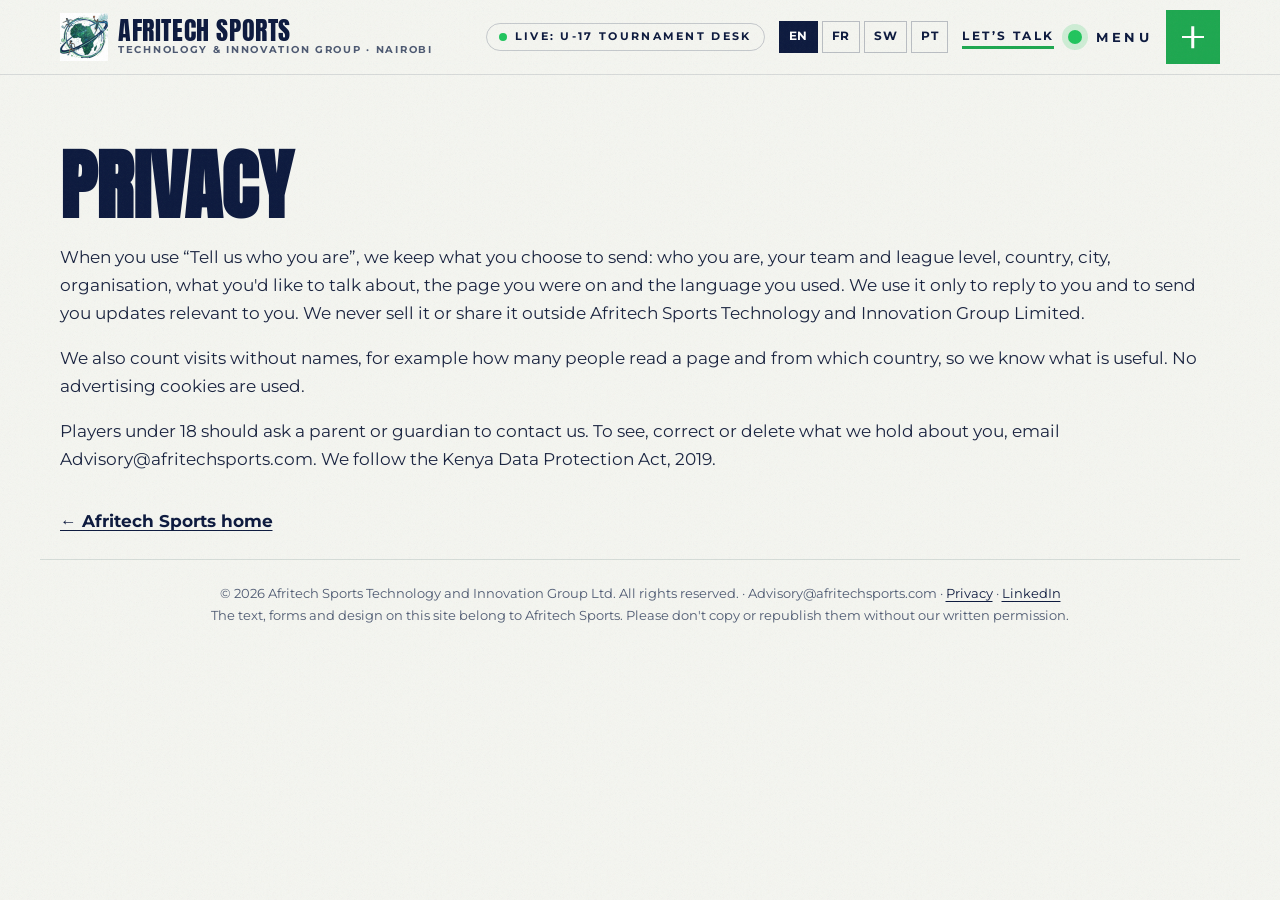
<file: privacy/index.html>
<!doctype html><html lang="en"><head><meta charset="utf-8"><meta name="theme-color" content="#0B2A21">
<meta name="viewport" content="width=device-width,initial-scale=1,viewport-fit=cover">
<meta name="robots" content="noai, noimageai"><meta name="afritech-ref" content="AFTS4JG2Z6DK">
<meta name="copyright" content="© 2026 Afritech Sports Technology and Innovation Group Limited">
<title>Afritech Sports | Privacy</title><meta name="description" content="How Afritech Sports handles visitor details.">
<meta property="og:title" content="Afritech Sports | Privacy"><meta property="og:description" content="How Afritech Sports handles visitor details."><meta property="og:url" content="https://afritechsports.github.io/privacy/"><meta property="og:type" content="website"><meta property="og:image" content="https://afritechsports.github.io/assets/img/share.jpg">
<meta name="twitter:card" content="summary_large_image"><link rel="canonical" href="https://afritechsports.github.io/privacy/">
<link rel="alternate" hreflang="en" href="https://afritechsports.github.io/privacy/?lang=en"><link rel="alternate" hreflang="fr" href="https://afritechsports.github.io/privacy/?lang=fr"><link rel="alternate" hreflang="sw" href="https://afritechsports.github.io/privacy/?lang=sw"><link rel="alternate" hreflang="pt-BR" href="https://afritechsports.github.io/privacy/?lang=pt">
<link rel="icon" href="../assets/img/logo.jpg"><link rel="stylesheet" href="../assets/site.css">
<link rel="preload" href="../assets/fonts/anton.woff2" as="font" type="font/woff2" crossorigin>
</head><body data-base="../"><!-- Afritech Sports reference AFTS4JG2Z6DK --><span aria-hidden="true" style="position:absolute;left:-10000px;width:1px;height:1px;overflow:hidden">Afritech Sports reference AFTS4JG2Z6DK</span>
<input type="radio" name="lang" id="l-en" class="lr" checked><input type="radio" name="lang" id="l-fr" class="lr"><input type="radio" name="lang" id="l-sw" class="lr"><input type="radio" name="lang" id="l-pt" class="lr">
<header class="top"><div class="top-in"><a class="brand" href="../"><img src="../assets/img/logo.jpg" alt="Afritech Sports logo" width="44" height="44"><b>Afritech Sports<small>Technology &amp; Innovation Group · Nairobi</small></b></a>
<a class="live" href="https://afritech-advisory.github.io/Afritech-Advisory-afritech-tournament-desk/qatar-u17-2026/" target="_blank" rel="noopener"><i></i><span class="t t-en" lang="en">Live: U-17 Tournament Desk</span><span class="t t-fr" lang="fr">En direct : Desk U-17</span><span class="t t-sw" lang="sw">Moja kwa moja: Dawati la U-17</span><span class="t t-pt" lang="pt">Ao vivo: Mesa Sub-17</span></a>
<div class="langs" role="group" aria-label="Language"><label for="l-en" title="English">EN</label><label for="l-fr" title="Français">FR</label><label for="l-sw" title="Kiswahili">SW</label><label for="l-pt" title="Português">PT</label></div>
<button type="button" class="talk-link" data-pick=""><span class="t t-en" lang="en">Let’s talk</span><span class="t t-fr" lang="fr">Parlons-en</span><span class="t t-sw" lang="sw">Tuongee</span><span class="t t-pt" lang="pt">Vamos conversar</span></button>
<button type="button" class="menu-btn" aria-expanded="false" aria-controls="menu"><i class="mdot" aria-hidden="true"></i><span class="mb-l"><span class="t t-en" lang="en">Menu</span><span class="t t-fr" lang="fr">Menu</span><span class="t t-sw" lang="sw">Menyu</span><span class="t t-pt" lang="pt">Menu</span></span><span class="mb-x" aria-hidden="true"><i></i><i></i></span></button></div></header>
<nav class="menu" id="menu" aria-label="Main" aria-hidden="true"><div class="menu-in"><ol class="mlist"><li><a href="../" aria-current="page" class="on"><span class="mn">01</span><span class="ml"><span class="t t-en" lang="en">Home</span><span class="t t-fr" lang="fr">Accueil</span><span class="t t-sw" lang="sw">Nyumbani</span><span class="t t-pt" lang="pt">Início</span></span></a></li><li><a href="../technology/"><span class="mn">02</span><span class="ml"><span class="t t-en" lang="en">Sports Technology</span><span class="t t-fr" lang="fr">Technologie sportive</span><span class="t t-sw" lang="sw">Teknolojia ya Michezo</span><span class="t t-pt" lang="pt">Tecnologia Esportiva</span></span></a></li><li><a href="../advisory/"><span class="mn">03</span><span class="ml"><span class="t t-en" lang="en">Advisory Services</span><span class="t t-fr" lang="fr">Services de conseil</span><span class="t t-sw" lang="sw">Huduma za Ushauri</span><span class="t t-pt" lang="pt">Consultoria</span></span></a></li><li><a href="../innovation/"><span class="mn">04</span><span class="ml"><span class="t t-en" lang="en">Innovation</span><span class="t t-fr" lang="fr">Innovation</span><span class="t t-sw" lang="sw">Ubunifu</span><span class="t t-pt" lang="pt">Inovação</span></span></a></li><li><a href="../about/"><span class="mn">05</span><span class="ml"><span class="t t-en" lang="en">About us</span><span class="t t-fr" lang="fr">À propos</span><span class="t t-sw" lang="sw">Kuhusu sisi</span><span class="t t-pt" lang="pt">Sobre nós</span></span></a></li><li><button type="button" data-pick=""><span class="mn">06</span><span class="ml"><span class="t t-en" lang="en">Contact</span><span class="t t-fr" lang="fr">Contact</span><span class="t t-sw" lang="sw">Wasiliana</span><span class="t t-pt" lang="pt">Contato</span></span></button></li></ol>
<aside class="maside"><p class="mk"><span class="t t-en" lang="en">Our live desks</span><span class="t t-fr" lang="fr">Nos desks en ligne</span><span class="t t-sw" lang="sw">Madawati yetu hewani</span><span class="t t-pt" lang="pt">Nossas mesas no ar</span></p><div class="mdesks"><a href="https://afritech-advisory.github.io/afritech-matchiq/" target="_blank" rel="noopener">MatchIQ ↗</a><a href="https://afritech-advisory.github.io/Afritech-Advisory-afritech-tournament-desk/" target="_blank" rel="noopener"><span class="t t-en" lang="en">Tournament Desk</span><span class="t t-fr" lang="fr">Desk Tournoi</span><span class="t t-sw" lang="sw">Dawati la Mashindano</span><span class="t t-pt" lang="pt">Mesa do Torneio</span> ↗</a><a href="https://afritech-advisory.github.io/afritech-sports-cv-desk/" target="_blank" rel="noopener"><span class="t t-en" lang="en">CV Desk</span><span class="t t-fr" lang="fr">Bureau CV</span><span class="t t-sw" lang="sw">Dawati la CV</span><span class="t t-pt" lang="pt">Mesa de Currículos</span> ↗</a></div>
<p class="mk"><span class="t t-en" lang="en">Language</span><span class="t t-fr" lang="fr">Langue</span><span class="t t-sw" lang="sw">Lugha</span><span class="t t-pt" lang="pt">Idioma</span></p><div class="mlangs"><label for="l-en">English</label><label for="l-fr">Français</label><label for="l-sw">Kiswahili</label><label for="l-pt">Português</label></div>
<p class="mk"><span class="t t-en" lang="en">Talk to us</span><span class="t t-fr" lang="fr">Contact</span><span class="t t-sw" lang="sw">Wasiliana nasi</span><span class="t t-pt" lang="pt">Fale com a gente</span></p><a href="mailto:Advisory@afritechsports.com">Advisory@afritechsports.com</a><a href="tel:+254715551506">+254 715 551 506</a>
<p class="mk"><span class="t t-en" lang="en">Follow</span><span class="t t-fr" lang="fr">Suivre</span><span class="t t-sw" lang="sw">Fuatilia</span><span class="t t-pt" lang="pt">Siga</span></p><a href="https://www.linkedin.com/company/afritech-sports-technology-and-innovation-group-limited/" target="_blank" rel="noopener">LinkedIn ↗</a></aside></div></nav>
<div class="mbar"><button type="button" data-pick=""><svg viewBox="0 0 24 24" aria-hidden="true"><path d="M3 5h18v14H3z" fill="none" stroke="currentColor" stroke-width="1.8"/><path d="M3 6l9 7 9-7" fill="none" stroke="currentColor" stroke-width="1.8"/></svg><span class="t t-en" lang="en">Let’s talk</span><span class="t t-fr" lang="fr">Parlons-en</span><span class="t t-sw" lang="sw">Tuongee</span><span class="t t-pt" lang="pt">Vamos conversar</span></button><a href="../#first-move"><span class="t t-en" lang="en">Free match read</span><span class="t t-fr" lang="fr">Analyse gratuite</span><span class="t t-sw" lang="sw">Uchambuzi bure</span><span class="t t-pt" lang="pt">Análise grátis</span></a></div></header>
<main><div class="wrap"><h2><span class="t t-en" lang="en">Privacy</span><span class="t t-fr" lang="fr">Confidentialité</span><span class="t t-sw" lang="sw">Faragha</span><span class="t t-pt" lang="pt">Privacidade</span></h2><div class="t t-en" lang="en"><p>When you use “Tell us who you are”, we keep what you choose to send: who you are, your team and league level, country, city, organisation, what you'd like to talk about, the page you were on and the language you used. We use it only to reply to you and to send you updates relevant to you. We never sell it or share it outside Afritech Sports Technology and Innovation Group Limited.</p><p>We also count visits without names, for example how many people read a page and from which country, so we know what is useful. No advertising cookies are used.</p><p>Players under 18 should ask a parent or guardian to contact us. To see, correct or delete what we hold about you, email Advisory@afritechsports.com. We follow the Kenya Data Protection Act, 2019.</p></div><div class="t t-fr" lang="fr"><p>Lorsque vous utilisez « Dites-nous qui vous êtes », nous conservons ce que vous choisissez d'envoyer : qui vous êtes, votre équipe et niveau de championnat, pays, ville, organisation, le sujet souhaité, la page consultée et la langue utilisée. Nous l'utilisons uniquement pour vous répondre et vous envoyer des nouvelles utiles. Nous ne le vendons jamais et ne le partageons pas en dehors d'Afritech Sports Technology and Innovation Group Limited.</p><p>Nous comptons aussi les visites sans noms, par exemple combien de personnes lisent une page et depuis quel pays. Aucun cookie publicitaire n'est utilisé.</p><p>Les joueurs de moins de 18 ans doivent demander à un parent ou tuteur de nous contacter. Pour consulter, corriger ou supprimer vos données, écrivez à Advisory@afritechsports.com. Nous respectons la loi kényane de 2019 sur la protection des données.</p></div><div class="t t-sw" lang="sw"><p>Unapotumia “Tuambie wewe ni nani”, tunahifadhi unachochagua kutuma: wewe ni nani, timu yako na kiwango cha ligi, nchi, mji, taasisi, unachotaka kuzungumzia, ukurasa uliokuwa na lugha uliyotumia. Tunavitumia tu kukujibu na kukutumia habari zinazokuhusu. Hatuviuzi wala kuvishiriki nje ya Afritech Sports Technology and Innovation Group Limited.</p><p>Pia tunahesabu ziara bila majina, kwa mfano watu wangapi walisoma ukurasa na kutoka nchi gani. Hatutumii vidakuzi vya matangazo.</p><p>Wachezaji walio chini ya miaka 18 wamwombe mzazi au mlezi awasiliane nasi. Kuona, kurekebisha au kufuta taarifa zako, tuma barua pepe kwa Advisory@afritechsports.com. Tunafuata Sheria ya Kenya ya Ulinzi wa Data, 2019.</p></div><div class="t t-pt" lang="pt"><p>Quando você usa “Conte quem você é”, guardamos o que você escolhe enviar: quem você é, sua equipe e o nível da liga, país, cidade, organização, o assunto que quer tratar, a página em que estava e o idioma que usou. Usamos esses dados só para responder a você e enviar novidades relevantes. Nunca os vendemos nem compartilhamos fora da Afritech Sports Technology and Innovation Group Limited.</p><p>Também contamos visitas sem nomes, por exemplo quantas pessoas leram uma página e de qual país, para saber o que é útil. Não usamos cookies de publicidade.</p><p>Jogadores com menos de 18 anos devem pedir a um dos pais ou responsável para nos contatar. Para ver, corrigir ou excluir os dados que temos sobre você, escreva para Advisory@afritechsports.com. Seguimos a Lei de Proteção de Dados do Quênia, de 2019.</p></div><a class="back" href="../"><span class="t t-en" lang="en">← Afritech Sports home</span><span class="t t-fr" lang="fr">← Accueil Afritech Sports</span><span class="t t-sw" lang="sw">← Ukurasa mkuu wa Afritech Sports</span><span class="t t-pt" lang="pt">← Início da Afritech Sports</span></a></div></main>
<footer class="foot">© 2026 Afritech Sports Technology and Innovation Group Ltd. <span class="t t-en" lang="en">All rights reserved.</span><span class="t t-fr" lang="fr">Tous droits réservés.</span><span class="t t-sw" lang="sw">Haki zote zimehifadhiwa.</span><span class="t t-pt" lang="pt">Todos os direitos reservados.</span> · Advisory@afritechsports.com · <a href="../privacy/"><span class="t t-en" lang="en">Privacy</span><span class="t t-fr" lang="fr">Confidentialité</span><span class="t t-sw" lang="sw">Faragha</span><span class="t t-pt" lang="pt">Privacidade</span></a> · <a href="https://www.linkedin.com/company/afritech-sports-technology-and-innovation-group-limited/" target="_blank" rel="noopener">LinkedIn</a><br><span class="t t-en" lang="en">The text, forms and design on this site belong to Afritech Sports. Please don't copy or republish them without our written permission.</span><span class="t t-fr" lang="fr">Les textes, formulaires et la mise en page de ce site appartiennent à Afritech Sports. Merci de ne pas les copier ni les republier sans notre accord écrit.</span><span class="t t-sw" lang="sw">Maandishi, fomu na muundo wa tovuti hii ni mali ya Afritech Sports. Tafadhali usinakili wala kuchapisha upya bila ruhusa yetu ya maandishi.</span><span class="t t-pt" lang="pt">Os textos, formulários e o design deste site pertencem à Afritech Sports. Não os copie nem republique sem nossa autorização por escrito.</span></footer>
<div class="modal" id="picker" role="dialog" aria-modal="true" aria-labelledby="pk-h"><div class="mbox">
<h3 id="pk-h" data-p="title"></h3><p data-p="sub" style="margin:0;color:var(--muted)"></p>
<label class="f" data-l="type"> <select id="pk-type" required></select></label>
<p class="minor" data-p="minor" hidden></p>
<label class="f" id="pk-teamw" data-l="team" hidden> <select id="pk-team"></select></label>
<label class="f" id="pk-levelw" data-l="level" hidden> <select id="pk-level"></select></label>
<label class="f" data-l="country"> <input type="text" id="pk-country" autocomplete="country-name" list="pk-countries" maxlength="60"></label>
<label class="f" data-l="city"> <input type="text" id="pk-city" autocomplete="address-level2" maxlength="60"></label>
<label class="f" data-l="org"> <input type="text" id="pk-org" autocomplete="organization" maxlength="80"></label>
<label class="ck"><input type="checkbox" id="pk-ok"><span data-p="consent"></span></label>
<p class="err" role="alert"></p>
<div class="acts"><button class="btn wa" type="button" data-p="go_wa"></button><button class="btn ghost" type="button" data-p="go_mail"></button><button class="btn ghost sm" type="button" data-p="cancel"></button></div>
<datalist id="pk-countries"><option value="Kenya"><option value="Uganda"><option value="Tanzania"><option value="Rwanda"><option value="Burundi"><option value="South Sudan"><option value="Ethiopia"><option value="Somalia"><option value="DR Congo"><option value="Congo"><option value="Zambia"><option value="Zimbabwe"><option value="Malawi"><option value="Mozambique"><option value="South Africa"><option value="Botswana"><option value="Namibia"><option value="Eswatini"><option value="Lesotho"><option value="Angola"><option value="Madagascar"><option value="Nigeria"><option value="Ghana"><option value="Senegal"><option value="Côte d'Ivoire"><option value="Cameroon"><option value="Mali"><option value="Burkina Faso"><option value="Guinea"><option value="Benin"><option value="Togo"><option value="Niger"><option value="Sierra Leone"><option value="Liberia"><option value="Gambia"><option value="Gabon"><option value="Morocco"><option value="Algeria"><option value="Tunisia"><option value="Egypt"><option value="Libya"><option value="Sudan"><option value="United Kingdom"><option value="United States"><option value="France"><option value="Spain"><option value="Portugal"><option value="Netherlands"><option value="Belgium"><option value="Germany"><option value="Brazil"><option value="United Arab Emirates"><option value="Qatar"><option value="Saudi Arabia"></datalist></div></div>
<script src="../assets/site.js" defer></script>
<script data-goatcounter="https://afritechsports.goatcounter.com/count" async src="//gc.zgo.at/count.js"></script>
</body></html>
</file>
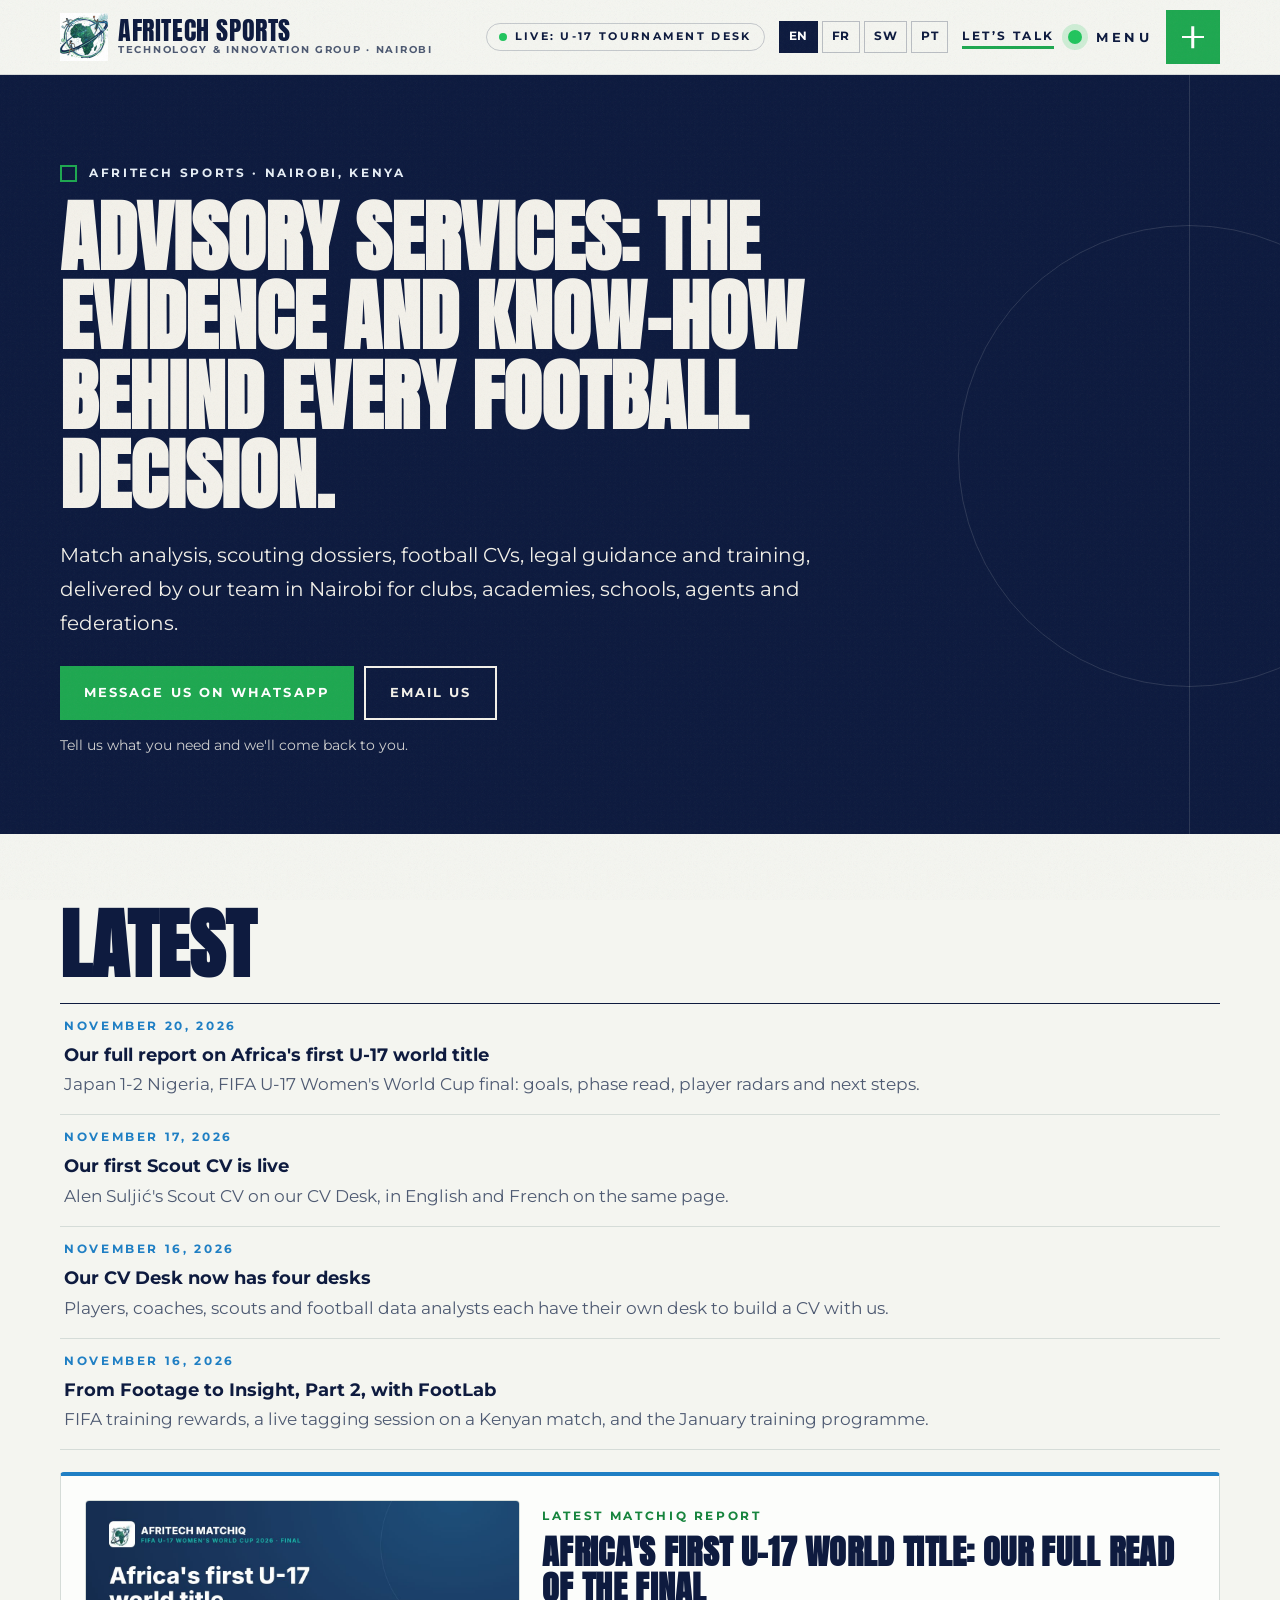
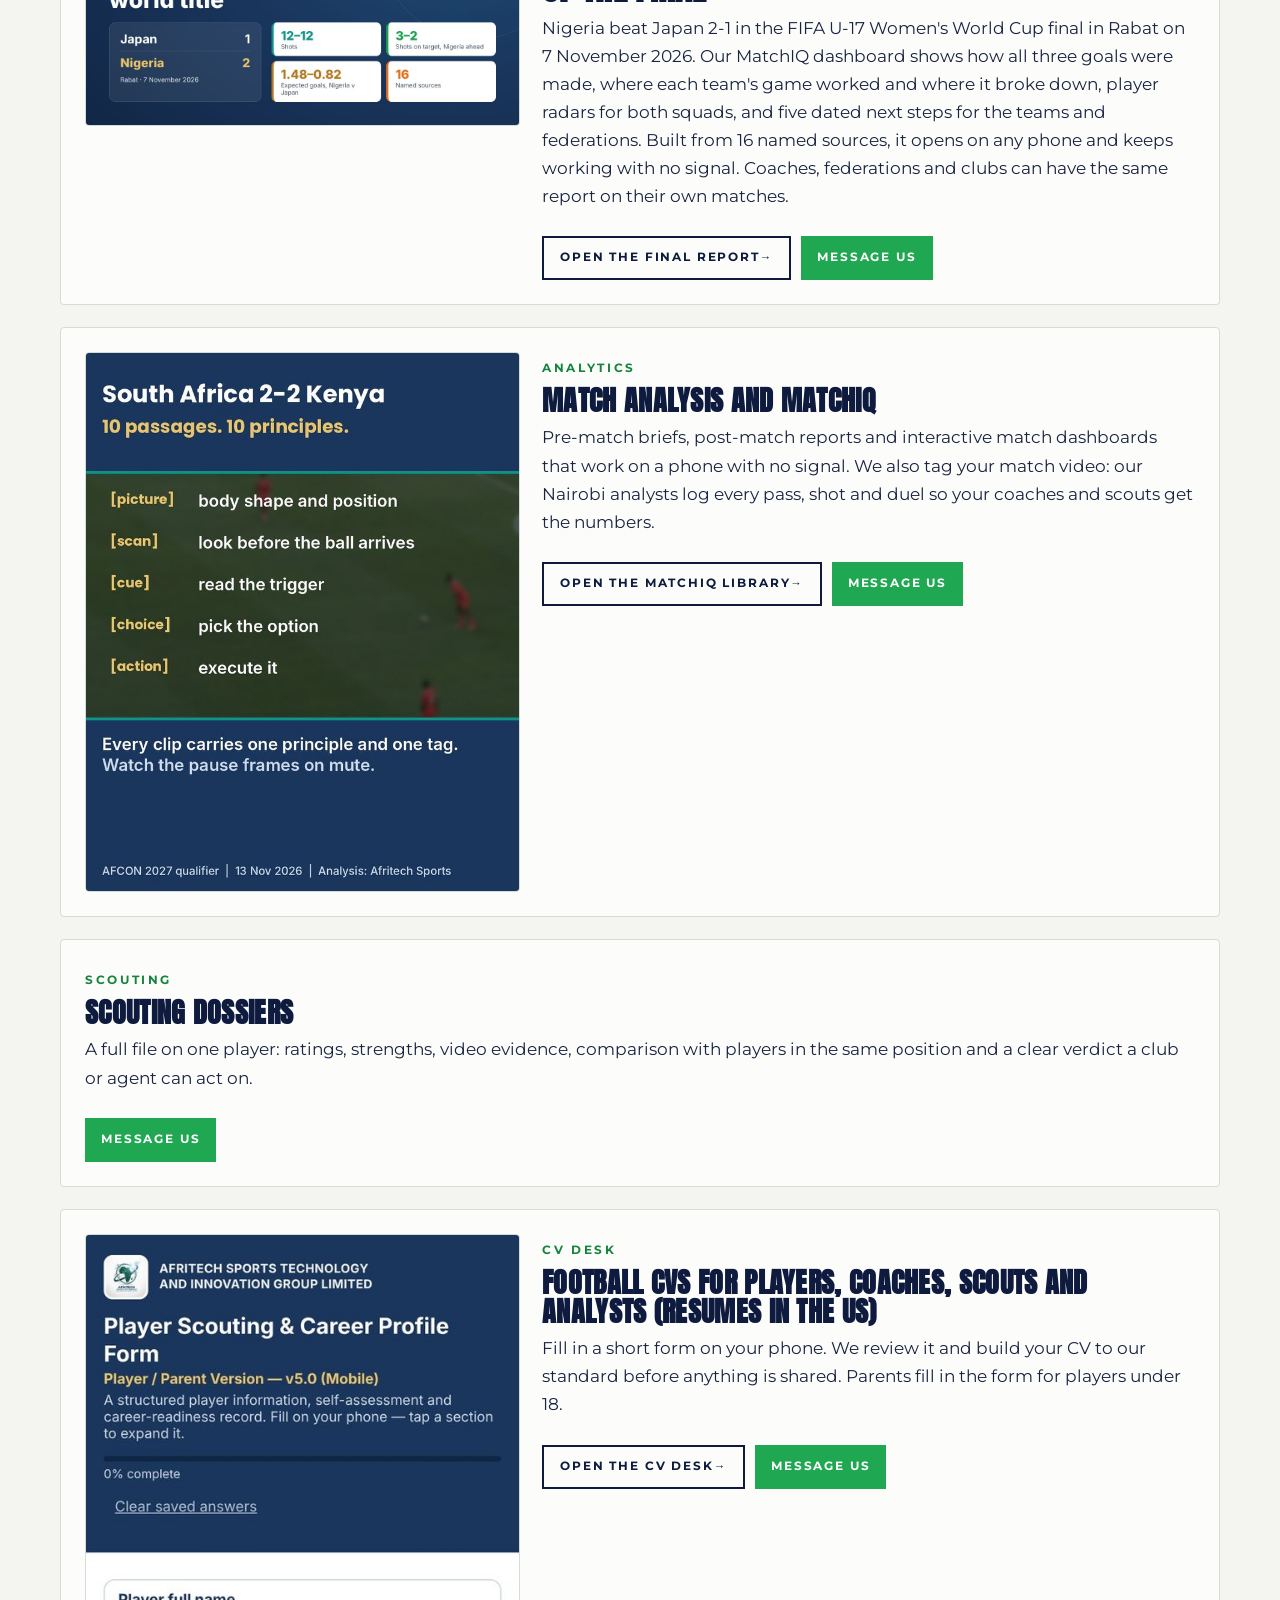
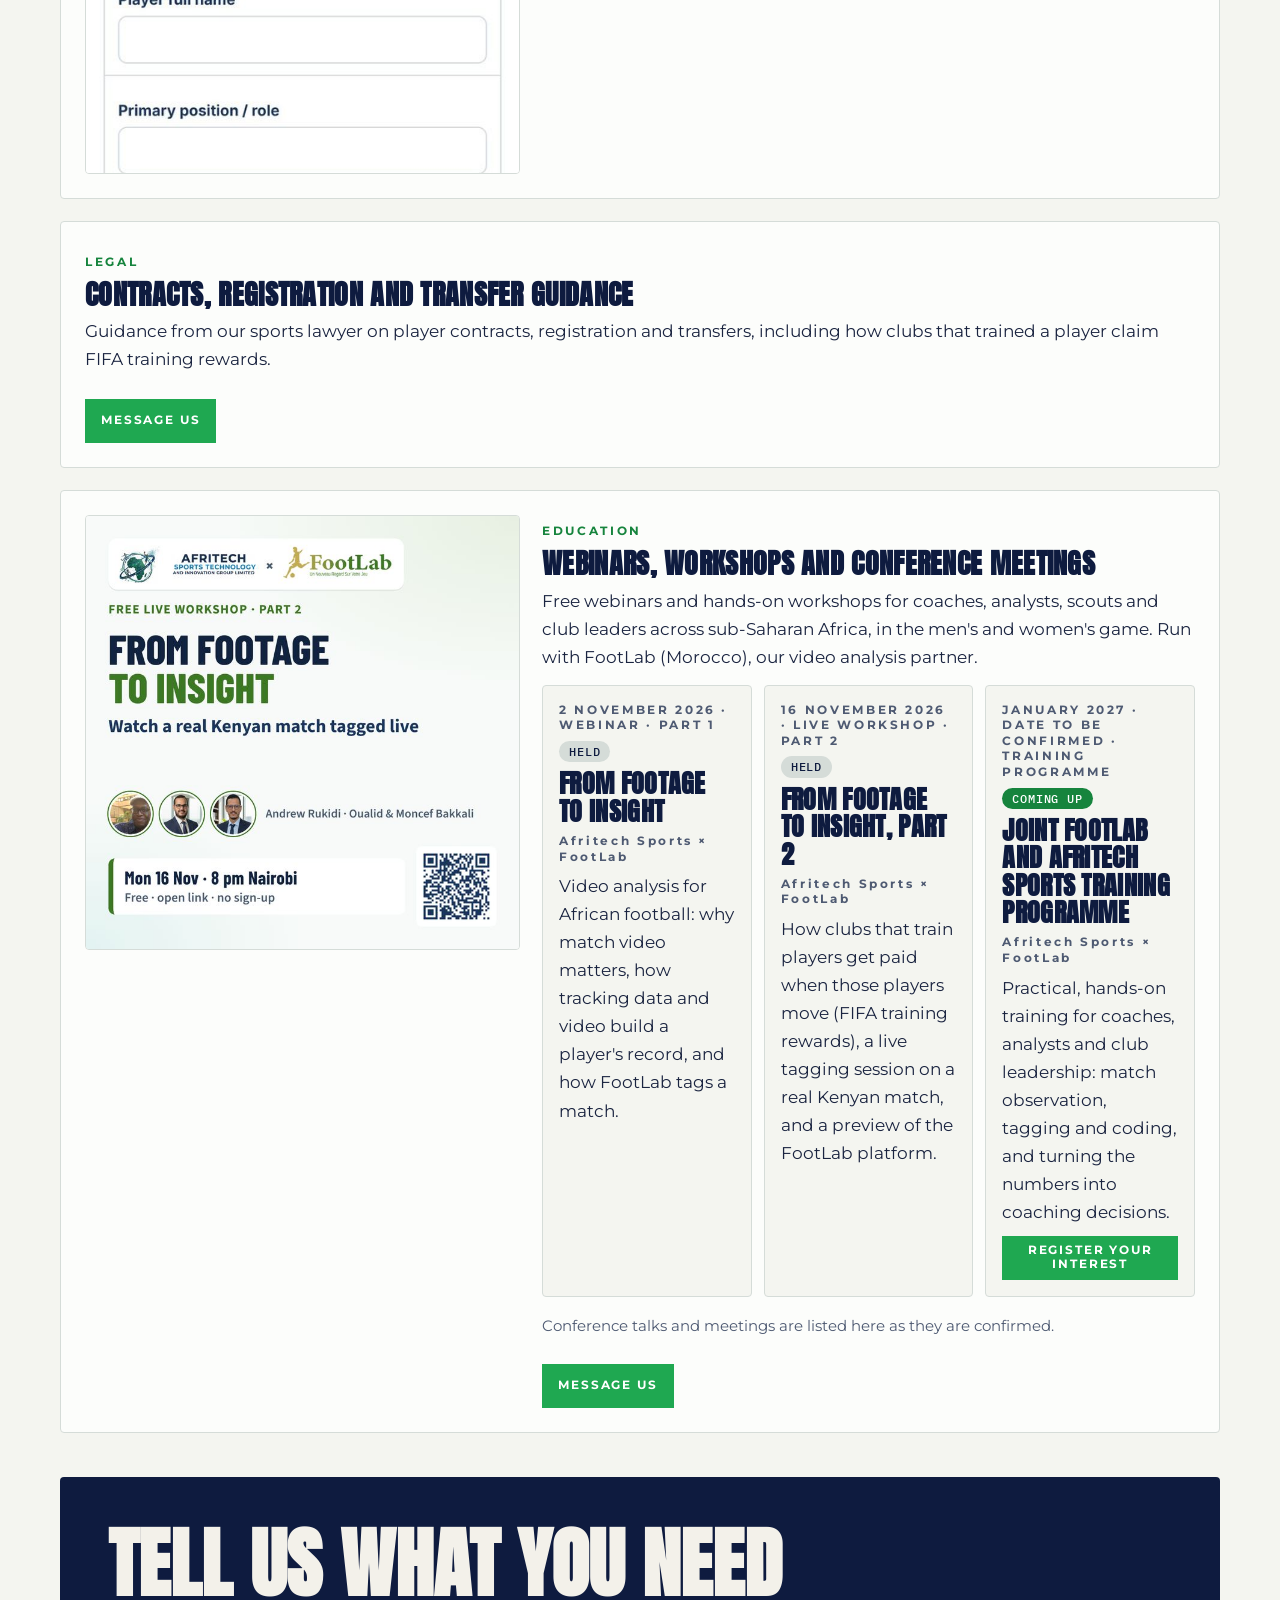
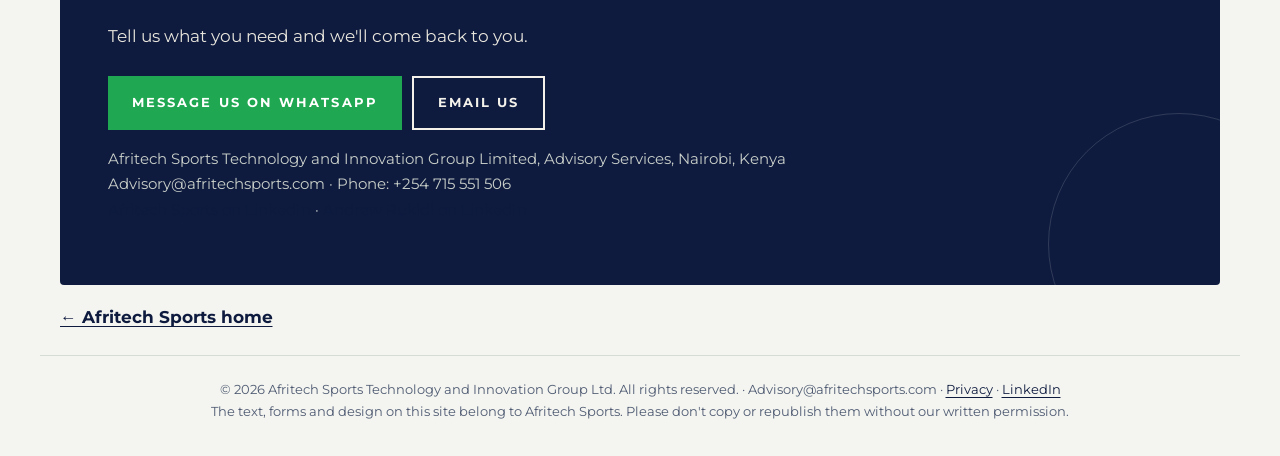
<file: talent/index.html>
<!doctype html><html><head><meta charset="utf-8"><meta name="robots" content="noindex"><link rel="canonical" href="https://afritechsports.github.io/advisory/#cv"><meta http-equiv="refresh" content="0; url=https://afritechsports.github.io/advisory/#cv"><script>location.replace("https://afritechsports.github.io/advisory/"+location.search+"#cv")</script></head><body><a href="https://afritechsports.github.io/advisory/#cv">Afritech Sports</a></body></html>
</file>
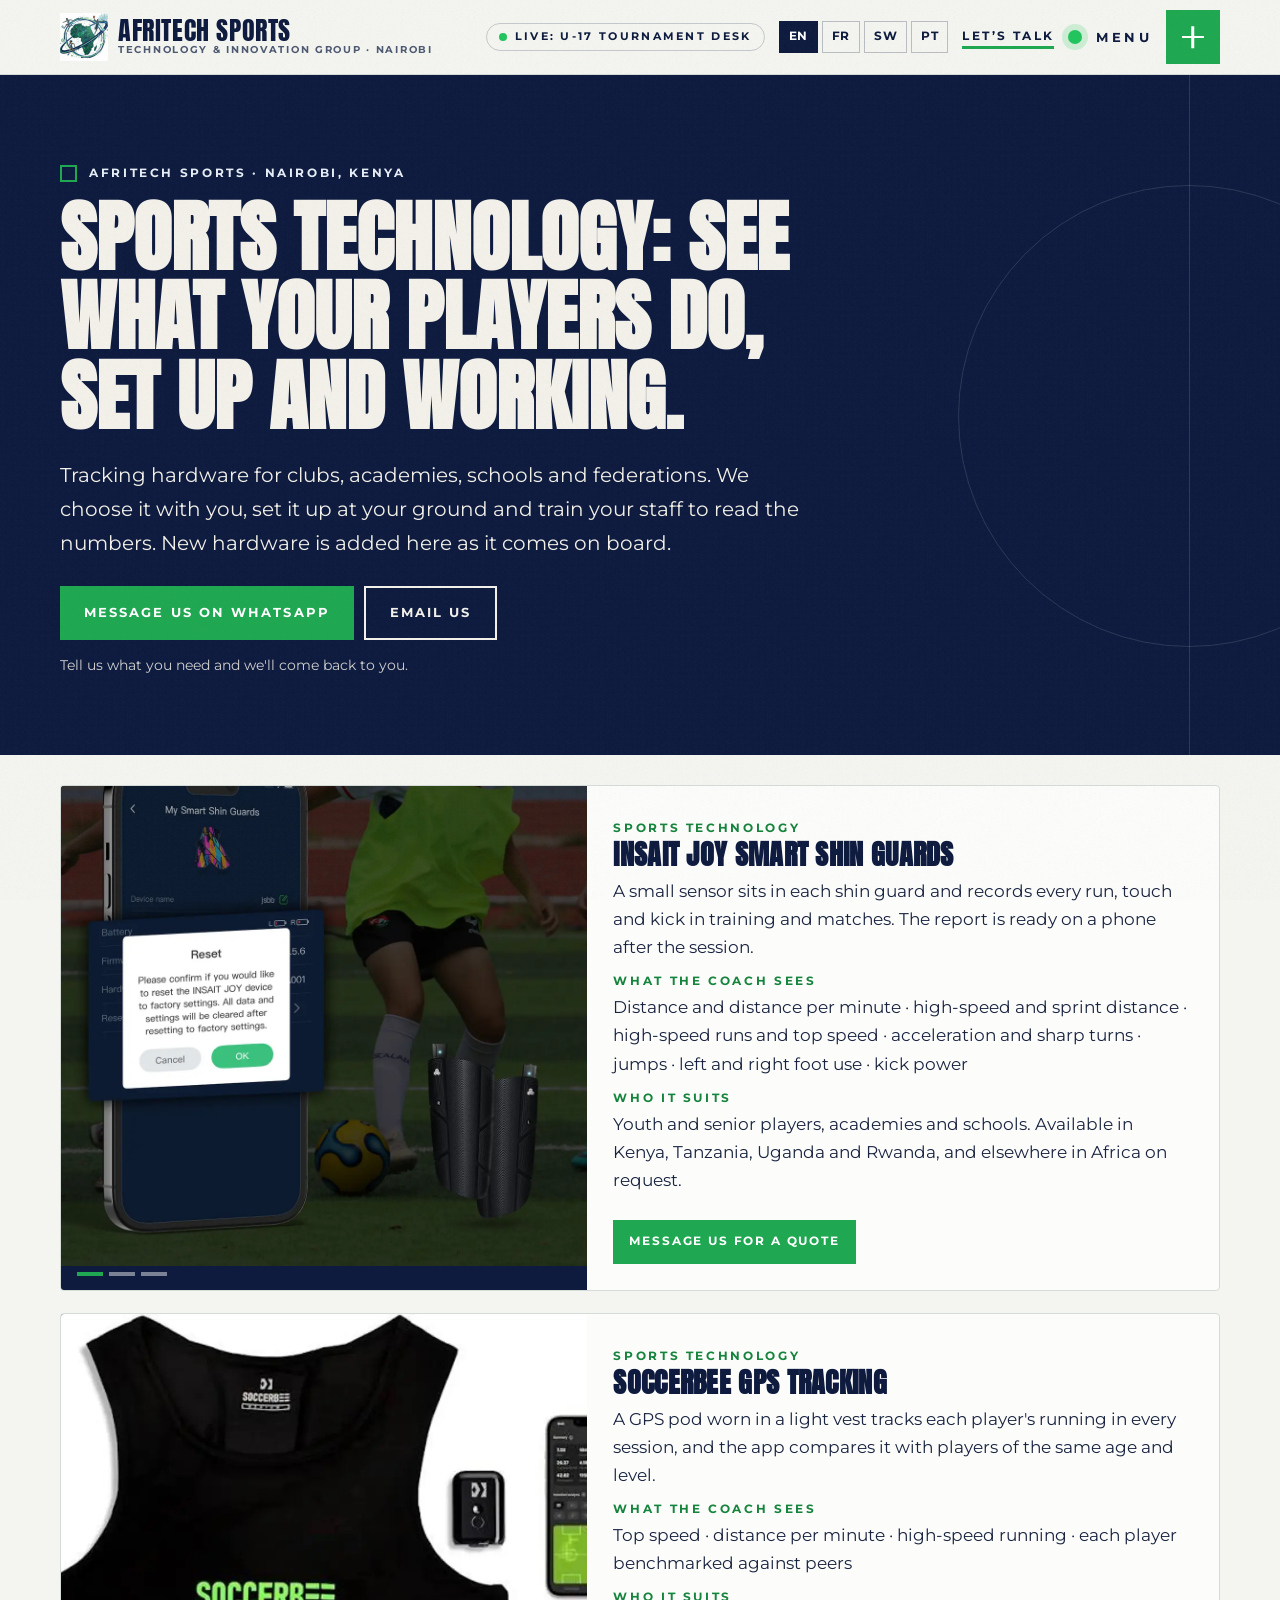
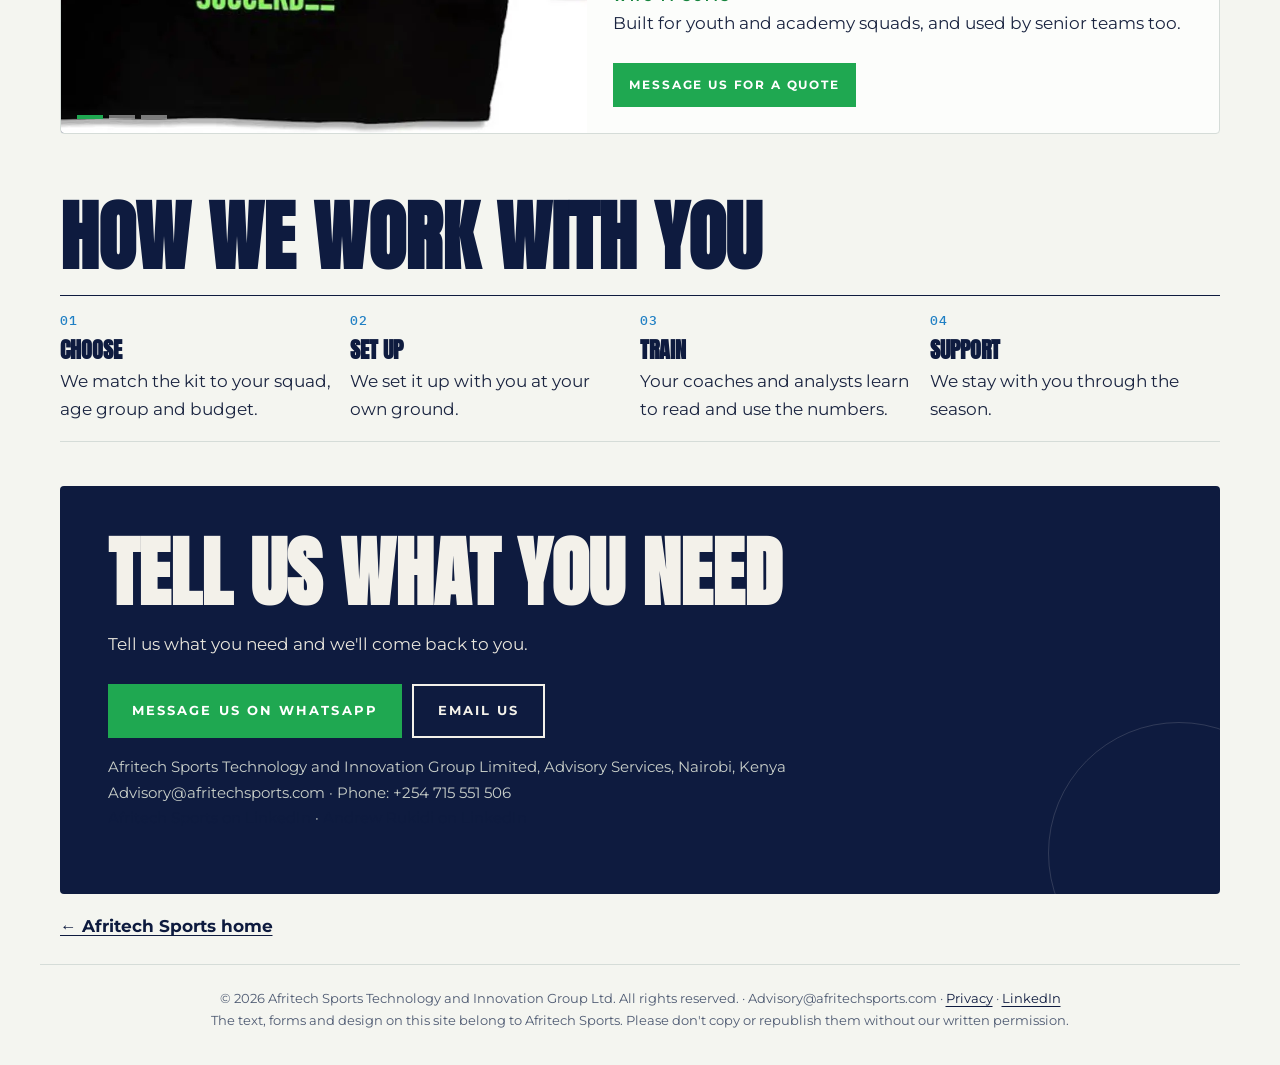
<file: technology/index.html>
<!doctype html><html lang="en"><head><meta charset="utf-8"><meta name="theme-color" content="#0B2A21">
<meta name="viewport" content="width=device-width,initial-scale=1,viewport-fit=cover">
<meta name="robots" content="noai, noimageai"><meta name="afritech-ref" content="AFTS47LYVS2O">
<meta name="copyright" content="© 2026 Afritech Sports Technology and Innovation Group Limited">
<title>Afritech Sports | Sports Technology</title><meta name="description" content="INSAIT JOY smart shin guards and Soccerbee GPS tracking for African clubs, academies, schools and federations, set up and staff trained by Afritech Sports.">
<meta property="og:title" content="Afritech Sports | Sports Technology"><meta property="og:description" content="INSAIT JOY smart shin guards and Soccerbee GPS tracking for African clubs, academies, schools and federations, set up and staff trained by Afritech Sports."><meta property="og:url" content="https://afritechsports.github.io/technology/"><meta property="og:type" content="website"><meta property="og:image" content="https://afritechsports.github.io/assets/img/share.jpg">
<meta name="twitter:card" content="summary_large_image"><link rel="canonical" href="https://afritechsports.github.io/technology/">
<link rel="alternate" hreflang="en" href="https://afritechsports.github.io/technology/?lang=en"><link rel="alternate" hreflang="fr" href="https://afritechsports.github.io/technology/?lang=fr"><link rel="alternate" hreflang="sw" href="https://afritechsports.github.io/technology/?lang=sw"><link rel="alternate" hreflang="pt-BR" href="https://afritechsports.github.io/technology/?lang=pt">
<link rel="icon" href="../assets/img/logo.jpg"><link rel="stylesheet" href="../assets/site.css">
<link rel="preload" href="../assets/fonts/anton.woff2" as="font" type="font/woff2" crossorigin>
</head><body data-base="../"><!-- Afritech Sports reference AFTS47LYVS2O --><span aria-hidden="true" style="position:absolute;left:-10000px;width:1px;height:1px;overflow:hidden">Afritech Sports reference AFTS47LYVS2O</span>
<input type="radio" name="lang" id="l-en" class="lr" checked><input type="radio" name="lang" id="l-fr" class="lr"><input type="radio" name="lang" id="l-sw" class="lr"><input type="radio" name="lang" id="l-pt" class="lr">
<header class="top"><div class="top-in"><a class="brand" href="../"><img src="../assets/img/logo.jpg" alt="Afritech Sports logo" width="44" height="44"><b>Afritech Sports<small>Technology &amp; Innovation Group · Nairobi</small></b></a>
<a class="live" href="https://afritech-advisory.github.io/Afritech-Advisory-afritech-tournament-desk/qatar-u17-2026/" target="_blank" rel="noopener"><i></i><span class="t t-en" lang="en">Live: U-17 Tournament Desk</span><span class="t t-fr" lang="fr">En direct : Desk U-17</span><span class="t t-sw" lang="sw">Moja kwa moja: Dawati la U-17</span><span class="t t-pt" lang="pt">Ao vivo: Mesa Sub-17</span></a>
<div class="langs" role="group" aria-label="Language"><label for="l-en" title="English">EN</label><label for="l-fr" title="Français">FR</label><label for="l-sw" title="Kiswahili">SW</label><label for="l-pt" title="Português">PT</label></div>
<button type="button" class="talk-link" data-pick=""><span class="t t-en" lang="en">Let’s talk</span><span class="t t-fr" lang="fr">Parlons-en</span><span class="t t-sw" lang="sw">Tuongee</span><span class="t t-pt" lang="pt">Vamos conversar</span></button>
<button type="button" class="menu-btn" aria-expanded="false" aria-controls="menu"><i class="mdot" aria-hidden="true"></i><span class="mb-l"><span class="t t-en" lang="en">Menu</span><span class="t t-fr" lang="fr">Menu</span><span class="t t-sw" lang="sw">Menyu</span><span class="t t-pt" lang="pt">Menu</span></span><span class="mb-x" aria-hidden="true"><i></i><i></i></span></button></div></header>
<nav class="menu" id="menu" aria-label="Main" aria-hidden="true"><div class="menu-in"><ol class="mlist"><li><a href="../"><span class="mn">01</span><span class="ml"><span class="t t-en" lang="en">Home</span><span class="t t-fr" lang="fr">Accueil</span><span class="t t-sw" lang="sw">Nyumbani</span><span class="t t-pt" lang="pt">Início</span></span></a></li><li><a href="../technology/" aria-current="page" class="on"><span class="mn">02</span><span class="ml"><span class="t t-en" lang="en">Sports Technology</span><span class="t t-fr" lang="fr">Technologie sportive</span><span class="t t-sw" lang="sw">Teknolojia ya Michezo</span><span class="t t-pt" lang="pt">Tecnologia Esportiva</span></span></a></li><li><a href="../advisory/"><span class="mn">03</span><span class="ml"><span class="t t-en" lang="en">Advisory Services</span><span class="t t-fr" lang="fr">Services de conseil</span><span class="t t-sw" lang="sw">Huduma za Ushauri</span><span class="t t-pt" lang="pt">Consultoria</span></span></a></li><li><a href="../innovation/"><span class="mn">04</span><span class="ml"><span class="t t-en" lang="en">Innovation</span><span class="t t-fr" lang="fr">Innovation</span><span class="t t-sw" lang="sw">Ubunifu</span><span class="t t-pt" lang="pt">Inovação</span></span></a></li><li><a href="../about/"><span class="mn">05</span><span class="ml"><span class="t t-en" lang="en">About us</span><span class="t t-fr" lang="fr">À propos</span><span class="t t-sw" lang="sw">Kuhusu sisi</span><span class="t t-pt" lang="pt">Sobre nós</span></span></a></li><li><button type="button" data-pick=""><span class="mn">06</span><span class="ml"><span class="t t-en" lang="en">Contact</span><span class="t t-fr" lang="fr">Contact</span><span class="t t-sw" lang="sw">Wasiliana</span><span class="t t-pt" lang="pt">Contato</span></span></button></li></ol>
<aside class="maside"><p class="mk"><span class="t t-en" lang="en">Our live desks</span><span class="t t-fr" lang="fr">Nos desks en ligne</span><span class="t t-sw" lang="sw">Madawati yetu hewani</span><span class="t t-pt" lang="pt">Nossas mesas no ar</span></p><div class="mdesks"><a href="https://afritech-advisory.github.io/afritech-matchiq/" target="_blank" rel="noopener">MatchIQ ↗</a><a href="https://afritech-advisory.github.io/Afritech-Advisory-afritech-tournament-desk/" target="_blank" rel="noopener"><span class="t t-en" lang="en">Tournament Desk</span><span class="t t-fr" lang="fr">Desk Tournoi</span><span class="t t-sw" lang="sw">Dawati la Mashindano</span><span class="t t-pt" lang="pt">Mesa do Torneio</span> ↗</a><a href="https://afritech-advisory.github.io/afritech-sports-cv-desk/" target="_blank" rel="noopener"><span class="t t-en" lang="en">CV Desk</span><span class="t t-fr" lang="fr">Bureau CV</span><span class="t t-sw" lang="sw">Dawati la CV</span><span class="t t-pt" lang="pt">Mesa de Currículos</span> ↗</a></div>
<p class="mk"><span class="t t-en" lang="en">Language</span><span class="t t-fr" lang="fr">Langue</span><span class="t t-sw" lang="sw">Lugha</span><span class="t t-pt" lang="pt">Idioma</span></p><div class="mlangs"><label for="l-en">English</label><label for="l-fr">Français</label><label for="l-sw">Kiswahili</label><label for="l-pt">Português</label></div>
<p class="mk"><span class="t t-en" lang="en">Talk to us</span><span class="t t-fr" lang="fr">Contact</span><span class="t t-sw" lang="sw">Wasiliana nasi</span><span class="t t-pt" lang="pt">Fale com a gente</span></p><a href="mailto:Advisory@afritechsports.com">Advisory@afritechsports.com</a><a href="tel:+254715551506">+254 715 551 506</a>
<p class="mk"><span class="t t-en" lang="en">Follow</span><span class="t t-fr" lang="fr">Suivre</span><span class="t t-sw" lang="sw">Fuatilia</span><span class="t t-pt" lang="pt">Siga</span></p><a href="https://www.linkedin.com/company/afritech-sports-technology-and-innovation-group-limited/" target="_blank" rel="noopener">LinkedIn ↗</a></aside></div></nav>
<div class="mbar"><button type="button" data-pick=""><svg viewBox="0 0 24 24" aria-hidden="true"><path d="M3 5h18v14H3z" fill="none" stroke="currentColor" stroke-width="1.8"/><path d="M3 6l9 7 9-7" fill="none" stroke="currentColor" stroke-width="1.8"/></svg><span class="t t-en" lang="en">Let’s talk</span><span class="t t-fr" lang="fr">Parlons-en</span><span class="t t-sw" lang="sw">Tuongee</span><span class="t t-pt" lang="pt">Vamos conversar</span></button><a href="../#first-move"><span class="t t-en" lang="en">Free match read</span><span class="t t-fr" lang="fr">Analyse gratuite</span><span class="t t-sw" lang="sw">Uchambuzi bure</span><span class="t t-pt" lang="pt">Análise grátis</span></a></div></header>
<main><section class="hero"><div class="hero-in"><p class="eyebrow"><span class="t t-en" lang="en">Afritech Sports · Nairobi, Kenya</span><span class="t t-fr" lang="fr">Afritech Sports · Nairobi, Kenya</span><span class="t t-sw" lang="sw">Afritech Sports · Nairobi, Kenya</span><span class="t t-pt" lang="pt">Afritech Sports · Nairóbi, Quênia</span></p><h1><span class="t t-en" lang="en">Sports technology: see what your players do, set up and working.</span><span class="t t-fr" lang="fr">Technologie sportive : voyez ce que font vos joueurs, installée et opérationnelle.</span><span class="t t-sw" lang="sw">Teknolojia ya michezo: ona wachezaji wako wanachofanya, ikiwa imesimikwa na inafanya kazi.</span><span class="t t-pt" lang="pt">Tecnologia esportiva: veja o que seus jogadores fazem, instalada e funcionando.</span></h1><p class="lead"><span class="t t-en" lang="en">Tracking hardware for clubs, academies, schools and federations. We choose it with you, set it up at your ground and train your staff to read the numbers. New hardware is added here as it comes on board.</span><span class="t t-fr" lang="fr">Du matériel de suivi pour les clubs, académies, écoles et fédérations. Nous le choisissons avec vous, l'installons sur votre terrain et formons votre staff à lire les chiffres. Les nouveaux équipements sont ajoutés ici au fur et à mesure.</span><span class="t t-sw" lang="sw">Vifaa vya kufuatilia kwa klabu, akademia, shule na mashirikisho. Tunavichagua pamoja nawe, tunavisimika uwanjani kwako na kuwafunza wafanyakazi wako kusoma takwimu. Vifaa vipya vinaongezwa hapa vinapopatikana.</span><span class="t t-pt" lang="pt">Equipamentos de monitoramento para clubes, academias, escolas e federações. Escolhemos com você, instalamos no seu campo e treinamos sua equipe para ler os números. Novos equipamentos entram aqui assim que chegam.</span></p>
<div class="acts"><button type="button" class="btn wa" data-pick="club" data-topic='{&quot;en&quot;: &quot;sports technology&quot;, &quot;fr&quot;: &quot;la technologie sportive&quot;, &quot;sw&quot;: &quot;teknolojia ya michezo&quot;, &quot;pt&quot;: &quot;tecnologia esportiva&quot;}'><span class="t t-en" lang="en">Message us on WhatsApp</span><span class="t t-fr" lang="fr">Écrivez-nous sur WhatsApp</span><span class="t t-sw" lang="sw">Tutumie ujumbe WhatsApp</span><span class="t t-pt" lang="pt">Fale com a gente no WhatsApp</span></button><a class="btn ghost" href="mailto:Advisory@afritechsports.com"><span class="t t-en" lang="en">Email us</span><span class="t t-fr" lang="fr">Envoyez-nous un e-mail</span><span class="t t-sw" lang="sw">Tutumie barua pepe</span><span class="t t-pt" lang="pt">Mande um e-mail</span></a></div>
<p class="small"><span class="t t-en" lang="en">Tell us what you need and we'll come back to you.</span><span class="t t-fr" lang="fr">Dites-nous ce dont vous avez besoin et nous reviendrons vers vous.</span><span class="t t-sw" lang="sw">Tuambie unachohitaji na tutawasiliana nawe.</span><span class="t t-pt" lang="pt">Conte o que você precisa e retornaremos o contato.</span></p></div></section><div class="wrap"><section data-news="technology" hidden><h2><span class="t t-en" lang="en">Latest</span><span class="t t-fr" lang="fr">Actualités</span><span class="t t-sw" lang="sw">Habari mpya</span><span class="t t-pt" lang="pt">Últimas notícias</span></h2><div class="news"></div></section><div style="height:22px"></div><article class="prod" id="insait-joy"><div class="gal prodgal" data-gal><img class="g on" src="../assets/work/g-insait-pitch.webp" alt="INSAIT JOY smart shin guards and the app, with young players training" loading="lazy"><img class="g" src="../assets/work/g-insait-kit.webp" alt="INSAIT JOY kit: shin guards, trackers, case and charger" loading="lazy"><img class="g" src="../assets/work/g-insait-report.webp" alt="INSAIT JOY session report on a phone" loading="lazy"><div class="gdots"><i class=on></i><i></i><i></i></div></div><div class="pb">
<span class="tag"><span class="t t-en" lang="en">Sports Technology</span><span class="t t-fr" lang="fr">Technologie sportive</span><span class="t t-sw" lang="sw">Teknolojia ya Michezo</span><span class="t t-pt" lang="pt">Tecnologia Esportiva</span></span><h3 style="font-size:28px">INSAIT JOY Smart Shin Guards</h3><p style="margin:6px 0 0"><span class="t t-en" lang="en">A small sensor sits in each shin guard and records every run, touch and kick in training and matches. The report is ready on a phone after the session.</span><span class="t t-fr" lang="fr">Un petit capteur dans chaque protège-tibia enregistre chaque course, touche et frappe à l'entraînement et en match. Le rapport est prêt sur téléphone après la séance.</span><span class="t t-sw" lang="sw">Kihisi kidogo ndani ya kila kilinda-muundi kinarekodi kila mbio, mguso na teke mazoezini na kwenye mechi. Ripoti iko tayari kwenye simu baada ya kipindi.</span><span class="t t-pt" lang="pt">Um pequeno sensor em cada caneleira registra cada corrida, toque e chute em treinos e jogos. O relatório fica pronto no celular depois da sessão.</span></p>
<dl><dt><span class="t t-en" lang="en">What the coach sees</span><span class="t t-fr" lang="fr">Ce que voit l'entraîneur</span><span class="t t-sw" lang="sw">Kocha anachoona</span><span class="t t-pt" lang="pt">O que o treinador vê</span></dt><dd><span class="t t-en" lang="en">Distance and distance per minute · high-speed and sprint distance · high-speed runs and top speed · acceleration and sharp turns · jumps · left and right foot use · kick power</span><span class="t t-fr" lang="fr">Distance et distance par minute · distance à haute intensité et en sprint · courses rapides et vitesse max · accélération et changements de direction · sauts · usage du pied gauche et droit · puissance de frappe</span><span class="t t-sw" lang="sw">Umbali na umbali kwa dakika · umbali wa kasi ya juu na wa mbio za kasi · mbio za kasi na kasi ya juu kabisa · kuongeza kasi na kugeuka ghafla · kuruka · matumizi ya mguu wa kushoto na wa kulia · nguvu ya teke</span><span class="t t-pt" lang="pt">Distância e distância por minuto · distância em alta velocidade e em sprint · corridas em alta velocidade e velocidade máxima · aceleração e mudanças bruscas de direção · saltos · uso do pé esquerdo e direito · força do chute</span></dd><dt><span class="t t-en" lang="en">Who it suits</span><span class="t t-fr" lang="fr">Pour qui</span><span class="t t-sw" lang="sw">Inafaa kwa nani</span><span class="t t-pt" lang="pt">Para quem é</span></dt><dd><span class="t t-en" lang="en">Youth and senior players, academies and schools. Available in Kenya, Tanzania, Uganda and Rwanda, and elsewhere in Africa on request.</span><span class="t t-fr" lang="fr">Joueurs jeunes et seniors, académies et écoles. Disponible au Kenya, en Tanzanie, en Ouganda et au Rwanda, et ailleurs en Afrique sur demande.</span><span class="t t-sw" lang="sw">Wachezaji vijana na wakubwa, akademia na shule. Inapatikana Kenya, Tanzania, Uganda na Rwanda, na kwingineko Afrika kwa ombi.</span><span class="t t-pt" lang="pt">Jogadores da base e profissionais, academias e escolas. Disponível no Quênia, Tanzânia, Uganda e Ruanda, e em outros países da África sob consulta.</span></dd></dl>
<div class="acts"><button type="button" class="btn wa sm" data-pick="club" data-topic='{&quot;en&quot;: &quot;INSAIT JOY Smart Shin Guards&quot;, &quot;fr&quot;: &quot;INSAIT JOY Smart Shin Guards&quot;, &quot;sw&quot;: &quot;INSAIT JOY Smart Shin Guards&quot;, &quot;pt&quot;: &quot;INSAIT JOY Smart Shin Guards&quot;}'><span class="t t-en" lang="en">Message us for a quote</span><span class="t t-fr" lang="fr">Demandez un devis</span><span class="t t-sw" lang="sw">Omba bei</span><span class="t t-pt" lang="pt">Peça um orçamento</span></button></div></div></article><article class="prod" id="soccerbee"><div class="gal prodgal" data-gal><img class="g on" src="../assets/work/g-soccerbee-set.webp" alt="Soccerbee GPS vest, pod and app" loading="lazy"><img class="g" src="../assets/work/g-soccerbee-app.webp" alt="Soccerbee vest with the app open on a phone" loading="lazy"><img class="g" src="../assets/work/g-soccerbee-vest.webp" alt="Soccerbee GPS vest" loading="lazy"><div class="gdots"><i class=on></i><i></i><i></i></div></div><div class="pb">
<span class="tag"><span class="t t-en" lang="en">Sports Technology</span><span class="t t-fr" lang="fr">Technologie sportive</span><span class="t t-sw" lang="sw">Teknolojia ya Michezo</span><span class="t t-pt" lang="pt">Tecnologia Esportiva</span></span><h3 style="font-size:28px">Soccerbee GPS Tracking</h3><p style="margin:6px 0 0"><span class="t t-en" lang="en">A GPS pod worn in a light vest tracks each player's running in every session, and the app compares it with players of the same age and level.</span><span class="t t-fr" lang="fr">Un boîtier GPS porté dans un gilet léger suit la course de chaque joueur à chaque séance, et l'application la compare à celle de joueurs du même âge et niveau.</span><span class="t t-sw" lang="sw">Kifaa cha GPS kinachovaliwa ndani ya fulana nyepesi kinafuatilia mbio za kila mchezaji kila kipindi, na programu inalinganisha na wachezaji wa umri na kiwango sawa.</span><span class="t t-pt" lang="pt">Um sensor GPS usado num colete leve monitora a corrida de cada jogador em todas as sessões, e o aplicativo compara com jogadores da mesma idade e nível.</span></p>
<dl><dt><span class="t t-en" lang="en">What the coach sees</span><span class="t t-fr" lang="fr">Ce que voit l'entraîneur</span><span class="t t-sw" lang="sw">Kocha anachoona</span><span class="t t-pt" lang="pt">O que o treinador vê</span></dt><dd><span class="t t-en" lang="en">Top speed · distance per minute · high-speed running · each player benchmarked against peers</span><span class="t t-fr" lang="fr">Vitesse max · distance par minute · course à haute intensité · chaque joueur comparé à ses pairs</span><span class="t t-sw" lang="sw">Kasi ya juu kabisa · umbali kwa dakika · mbio za kasi ya juu · kila mchezaji analinganishwa na wenzake</span><span class="t t-pt" lang="pt">Velocidade máxima · distância por minuto · corrida em alta velocidade · cada jogador comparado com seus pares</span></dd><dt><span class="t t-en" lang="en">Who it suits</span><span class="t t-fr" lang="fr">Pour qui</span><span class="t t-sw" lang="sw">Inafaa kwa nani</span><span class="t t-pt" lang="pt">Para quem é</span></dt><dd><span class="t t-en" lang="en">Built for youth and academy squads, and used by senior teams too.</span><span class="t t-fr" lang="fr">Conçu pour les équipes de jeunes et les académies, et utilisé aussi par les équipes seniors.</span><span class="t t-sw" lang="sw">Imetengenezwa kwa vikosi vya vijana na akademia, na pia inatumiwa na timu za wakubwa.</span><span class="t t-pt" lang="pt">Feito para elencos de base e academias, e usado também por equipes profissionais.</span></dd></dl>
<div class="acts"><button type="button" class="btn wa sm" data-pick="club" data-topic='{&quot;en&quot;: &quot;Soccerbee GPS Tracking&quot;, &quot;fr&quot;: &quot;Soccerbee GPS Tracking&quot;, &quot;sw&quot;: &quot;Soccerbee GPS Tracking&quot;, &quot;pt&quot;: &quot;Soccerbee GPS Tracking&quot;}'><span class="t t-en" lang="en">Message us for a quote</span><span class="t t-fr" lang="fr">Demandez un devis</span><span class="t t-sw" lang="sw">Omba bei</span><span class="t t-pt" lang="pt">Peça um orçamento</span></button></div></div></article><h2><span class="t t-en" lang="en">How we work with you</span><span class="t t-fr" lang="fr">Comment nous travaillons avec vous</span><span class="t t-sw" lang="sw">Jinsi tunavyofanya kazi nawe</span><span class="t t-pt" lang="pt">Como trabalhamos com você</span></h2><div class="steps"><div class="st"><b><span class="t t-en" lang="en">Choose</span><span class="t t-fr" lang="fr">Choisir</span><span class="t t-sw" lang="sw">Chagua</span><span class="t t-pt" lang="pt">Escolha</span></b><span class="t t-en" lang="en">We match the kit to your squad, age group and budget.</span><span class="t t-fr" lang="fr">Nous adaptons l'équipement à votre effectif, à la catégorie d'âge et au budget.</span><span class="t t-sw" lang="sw">Tunalinganisha vifaa na kikosi chako, umri wa wachezaji na bajeti.</span><span class="t t-pt" lang="pt">Adequamos o equipamento ao seu elenco, categoria e orçamento.</span></div><div class="st"><b><span class="t t-en" lang="en">Set up</span><span class="t t-fr" lang="fr">Installer</span><span class="t t-sw" lang="sw">Simika</span><span class="t t-pt" lang="pt">Instalação</span></b><span class="t t-en" lang="en">We set it up with you at your own ground.</span><span class="t t-fr" lang="fr">Nous l'installons avec vous sur votre terrain.</span><span class="t t-sw" lang="sw">Tunavisimika pamoja nawe uwanjani kwako.</span><span class="t t-pt" lang="pt">Instalamos com você no seu próprio campo.</span></div><div class="st"><b><span class="t t-en" lang="en">Train</span><span class="t t-fr" lang="fr">Former</span><span class="t t-sw" lang="sw">Funza</span><span class="t t-pt" lang="pt">Treinamento</span></b><span class="t t-en" lang="en">Your coaches and analysts learn to read and use the numbers.</span><span class="t t-fr" lang="fr">Vos entraîneurs et analystes apprennent à lire et utiliser les chiffres.</span><span class="t t-sw" lang="sw">Makocha na wachambuzi wako wanajifunza kusoma na kutumia takwimu.</span><span class="t t-pt" lang="pt">Seus treinadores e analistas aprendem a ler e usar os números.</span></div><div class="st"><b><span class="t t-en" lang="en">Support</span><span class="t t-fr" lang="fr">Accompagner</span><span class="t t-sw" lang="sw">Saidia</span><span class="t t-pt" lang="pt">Suporte</span></b><span class="t t-en" lang="en">We stay with you through the season.</span><span class="t t-fr" lang="fr">Nous restons à vos côtés toute la saison.</span><span class="t t-sw" lang="sw">Tunabaki nawe msimu mzima.</span><span class="t t-pt" lang="pt">Acompanhamos você durante toda a temporada.</span></div></div><section class="band" id="contact"><h2><span class="t t-en" lang="en">Tell us what you need</span><span class="t t-fr" lang="fr">Dites-nous ce dont vous avez besoin</span><span class="t t-sw" lang="sw">Tuambie unachohitaji</span><span class="t t-pt" lang="pt">Conte o que você precisa</span></h2><p style="margin:0"><span class="t t-en" lang="en">Tell us what you need and we'll come back to you.</span><span class="t t-fr" lang="fr">Dites-nous ce dont vous avez besoin et nous reviendrons vers vous.</span><span class="t t-sw" lang="sw">Tuambie unachohitaji na tutawasiliana nawe.</span><span class="t t-pt" lang="pt">Conte o que você precisa e retornaremos o contato.</span></p>
<div class="acts"><button type="button" class="btn wa" data-pick="club" data-topic='{&quot;en&quot;: &quot;sports technology&quot;, &quot;fr&quot;: &quot;la technologie sportive&quot;, &quot;sw&quot;: &quot;teknolojia ya michezo&quot;, &quot;pt&quot;: &quot;tecnologia esportiva&quot;}'><span class="t t-en" lang="en">Message us on WhatsApp</span><span class="t t-fr" lang="fr">Écrivez-nous sur WhatsApp</span><span class="t t-sw" lang="sw">Tutumie ujumbe WhatsApp</span><span class="t t-pt" lang="pt">Fale com a gente no WhatsApp</span></button><a class="btn ghost" href="mailto:Advisory@afritechsports.com"><span class="t t-en" lang="en">Email us</span><span class="t t-fr" lang="fr">Envoyez-nous un e-mail</span><span class="t t-sw" lang="sw">Tutumie barua pepe</span><span class="t t-pt" lang="pt">Mande um e-mail</span></a></div>
<p class="contact"><span class="t t-en" lang="en">Afritech Sports Technology and Innovation Group Limited, Advisory Services, Nairobi, Kenya</span><span class="t t-fr" lang="fr">Afritech Sports Technology and Innovation Group Limited, Services de conseil, Nairobi, Kenya</span><span class="t t-sw" lang="sw">Afritech Sports Technology and Innovation Group Limited, Huduma za Ushauri, Nairobi, Kenya</span><span class="t t-pt" lang="pt">Afritech Sports Technology and Innovation Group Limited, Consultoria, Nairóbi, Quênia</span><br>Advisory@afritechsports.com · <span class="t t-en" lang="en">Phone</span><span class="t t-fr" lang="fr">Téléphone</span><span class="t t-sw" lang="sw">Simu</span><span class="t t-pt" lang="pt">Telefone</span>: +254 715 551 506<br><a href="https://www.linkedin.com/company/afritech-sports-technology-and-innovation-group-limited/" target="_blank" rel="noopener">Afritech Sports on LinkedIn</a> · <a href="https://www.linkedin.com/in/andrew-r-b1b514" target="_blank" rel="noopener">Andrew Rukidi on LinkedIn</a></p></section><a class="back" href="../"><span class="t t-en" lang="en">← Afritech Sports home</span><span class="t t-fr" lang="fr">← Accueil Afritech Sports</span><span class="t t-sw" lang="sw">← Ukurasa mkuu wa Afritech Sports</span><span class="t t-pt" lang="pt">← Início da Afritech Sports</span></a></div></main>
<footer class="foot">© 2026 Afritech Sports Technology and Innovation Group Ltd. <span class="t t-en" lang="en">All rights reserved.</span><span class="t t-fr" lang="fr">Tous droits réservés.</span><span class="t t-sw" lang="sw">Haki zote zimehifadhiwa.</span><span class="t t-pt" lang="pt">Todos os direitos reservados.</span> · Advisory@afritechsports.com · <a href="../privacy/"><span class="t t-en" lang="en">Privacy</span><span class="t t-fr" lang="fr">Confidentialité</span><span class="t t-sw" lang="sw">Faragha</span><span class="t t-pt" lang="pt">Privacidade</span></a> · <a href="https://www.linkedin.com/company/afritech-sports-technology-and-innovation-group-limited/" target="_blank" rel="noopener">LinkedIn</a><br><span class="t t-en" lang="en">The text, forms and design on this site belong to Afritech Sports. Please don't copy or republish them without our written permission.</span><span class="t t-fr" lang="fr">Les textes, formulaires et la mise en page de ce site appartiennent à Afritech Sports. Merci de ne pas les copier ni les republier sans notre accord écrit.</span><span class="t t-sw" lang="sw">Maandishi, fomu na muundo wa tovuti hii ni mali ya Afritech Sports. Tafadhali usinakili wala kuchapisha upya bila ruhusa yetu ya maandishi.</span><span class="t t-pt" lang="pt">Os textos, formulários e o design deste site pertencem à Afritech Sports. Não os copie nem republique sem nossa autorização por escrito.</span></footer>
<div class="modal" id="picker" role="dialog" aria-modal="true" aria-labelledby="pk-h"><div class="mbox">
<h3 id="pk-h" data-p="title"></h3><p data-p="sub" style="margin:0;color:var(--muted)"></p>
<label class="f" data-l="type"> <select id="pk-type" required></select></label>
<p class="minor" data-p="minor" hidden></p>
<label class="f" id="pk-teamw" data-l="team" hidden> <select id="pk-team"></select></label>
<label class="f" id="pk-levelw" data-l="level" hidden> <select id="pk-level"></select></label>
<label class="f" data-l="country"> <input type="text" id="pk-country" autocomplete="country-name" list="pk-countries" maxlength="60"></label>
<label class="f" data-l="city"> <input type="text" id="pk-city" autocomplete="address-level2" maxlength="60"></label>
<label class="f" data-l="org"> <input type="text" id="pk-org" autocomplete="organization" maxlength="80"></label>
<label class="ck"><input type="checkbox" id="pk-ok"><span data-p="consent"></span></label>
<p class="err" role="alert"></p>
<div class="acts"><button class="btn wa" type="button" data-p="go_wa"></button><button class="btn ghost" type="button" data-p="go_mail"></button><button class="btn ghost sm" type="button" data-p="cancel"></button></div>
<datalist id="pk-countries"><option value="Kenya"><option value="Uganda"><option value="Tanzania"><option value="Rwanda"><option value="Burundi"><option value="South Sudan"><option value="Ethiopia"><option value="Somalia"><option value="DR Congo"><option value="Congo"><option value="Zambia"><option value="Zimbabwe"><option value="Malawi"><option value="Mozambique"><option value="South Africa"><option value="Botswana"><option value="Namibia"><option value="Eswatini"><option value="Lesotho"><option value="Angola"><option value="Madagascar"><option value="Nigeria"><option value="Ghana"><option value="Senegal"><option value="Côte d'Ivoire"><option value="Cameroon"><option value="Mali"><option value="Burkina Faso"><option value="Guinea"><option value="Benin"><option value="Togo"><option value="Niger"><option value="Sierra Leone"><option value="Liberia"><option value="Gambia"><option value="Gabon"><option value="Morocco"><option value="Algeria"><option value="Tunisia"><option value="Egypt"><option value="Libya"><option value="Sudan"><option value="United Kingdom"><option value="United States"><option value="France"><option value="Spain"><option value="Portugal"><option value="Netherlands"><option value="Belgium"><option value="Germany"><option value="Brazil"><option value="United Arab Emirates"><option value="Qatar"><option value="Saudi Arabia"></datalist></div></div>
<script src="../assets/site.js" defer></script>
<script data-goatcounter="https://afritechsports.goatcounter.com/count" async src="//gc.zgo.at/count.js"></script>
</body></html>
</file>
<file: assets/site.css>
@font-face{font-family:"Mont";src:url(fonts/mont-400.woff2) format("woff2");font-weight:400;font-display:swap}
@font-face{font-family:"Mont";src:url(fonts/mont-500.woff2) format("woff2");font-weight:500;font-display:swap}
@font-face{font-family:"Mont";src:url(fonts/mont-700.woff2) format("woff2");font-weight:700;font-display:swap}
@font-face{font-family:"Mont";src:url(fonts/mont-800.woff2) format("woff2");font-weight:800;font-display:swap}
@font-face{font-family:"CG";src:url(fonts/cg-500i.woff2) format("woff2");font-weight:500;font-style:italic;font-display:swap}
@font-face{font-family:"CG";src:url(fonts/cg-600i.woff2) format("woff2");font-weight:600;font-style:italic;font-display:swap}
/* Afritech Sports — design system v2 (Nov 2026). Matchday programme: paper, ink, one orange, pitch-night sections. */
@font-face{font-family:"Anton";src:url(fonts/anton.woff2) format("woff2");font-display:swap}
@font-face{font-family:"PF";src:url(fonts/pf-500i.woff2) format("woff2");font-weight:500;font-style:italic;font-display:swap}
@font-face{font-family:"PF";src:url(fonts/pf-700i.woff2) format("woff2");font-weight:700;font-style:italic;font-display:swap}
@font-face{font-family:"Archivo";src:url(fonts/archivo-400.woff2) format("woff2");font-weight:400;font-display:swap}
@font-face{font-family:"Archivo";src:url(fonts/archivo-600.woff2) format("woff2");font-weight:600;font-display:swap}
@font-face{font-family:"Archivo";src:url(fonts/archivo-800.woff2) format("woff2");font-weight:800;font-display:swap}
@font-face{font-family:"Mono";src:url(fonts/mono-500.woff2) format("woff2");font-weight:500;font-display:swap}
:root{--paper:#F5F6F2;--paper2:#E7ECE8;--card:#FCFDFB;--ink:#1B2C55;--text:#1E2A44;--muted:#56627A;--line:#D5DCD8;--accent:#1F7FC4;--accent2:#17659E;--go:#16843D;--go2:#106A30;--glow:#5EE08A;--cyan:#49C6F0;--pitch:#0E1B3F;--pitch2:#13254F;--chalk:#F5F6F2;--lime:#5EE08A;--wa:#16843D;--tint:#E3EFE7;
--navy:var(--ink);--navy2:#0A1430;--teal:#16843D;--teal2:#5EE08A;--cta:var(--go);--bg:var(--paper);
--disp:"Anton","Arial Narrow",Impact,sans-serif;--ital:"PF",Georgia,serif;--body:"Archivo",-apple-system,"Segoe UI",sans-serif;--mono:"Mono",ui-monospace,Menlo,monospace;--max:1200px}
@media (prefers-color-scheme:dark){:root{--paper:#0B1430;--paper2:#111D3E;--card:#13204A;--ink:#EEF3F0;--text:#D7DEE6;--muted:#A2AEC2;--line:#26365F;--tint:#123A2B;--teal:#5EE08A;--accent:#49C6F0}}
*{box-sizing:border-box}html{-webkit-text-size-adjust:100%;scroll-padding-top:120px;scroll-behavior:smooth}
@media (prefers-reduced-motion:reduce){html{scroll-behavior:auto}*,*:before,*:after{animation:none!important;transition:none!important}}
body{margin:0;background:var(--paper);color:var(--text);font:17px/1.6 var(--body);}
body:before{content:"";position:fixed;inset:0;pointer-events:none;z-index:100;opacity:.05;background-image:url("data:image/svg+xml,%3Csvg xmlns='http://www.w3.org/2000/svg' width='160' height='160'%3E%3Cfilter id='n'%3E%3CfeTurbulence baseFrequency='.85' numOctaves='2' stitchTiles='stitch'/%3E%3C/filter%3E%3Crect width='100%25' height='100%25' filter='url(%23n)'/%3E%3C/svg%3E")}
a{color:var(--ink);text-decoration-thickness:1px;text-underline-offset:3px}a:hover{color:var(--accent)}
img,video{max-width:100%;display:block}
::selection{background:var(--accent);color:#fff}
:focus-visible{outline:2px solid var(--accent);outline-offset:3px}
.lr{position:absolute;opacity:0;pointer-events:none}
/* languages (unchanged mechanism) */
.t{display:none}
#l-en:checked~* .t-en,#l-fr:checked~* .t-fr,#l-sw:checked~* .t-sw,#l-pt:checked~* .t-pt{display:inline}
#l-en:checked~* div.t-en,#l-fr:checked~* div.t-fr,#l-sw:checked~* div.t-sw,#l-pt:checked~* div.t-pt,#l-en:checked~* p.t-en,#l-fr:checked~* p.t-fr,#l-sw:checked~* p.t-sw,#l-pt:checked~* p.t-pt,#l-en:checked~* section.t-en,#l-fr:checked~* section.t-fr,#l-sw:checked~* section.t-sw,#l-pt:checked~* section.t-pt{display:block}
/* header */
.top{background:var(--navy2);color:#fff;position:sticky;top:0;z-index:20;padding-top:env(safe-area-inset-top)}
.top-in{max-width:var(--max);margin:0 auto;padding:8px 20px;display:flex;align-items:center;gap:12px;flex-wrap:wrap}
.brand{display:flex;align-items:center;gap:10px;color:#fff;text-decoration:none;flex:1;min-width:200px}
.brand:hover{color:#fff}
.brand img{width:38px;height:38px;border-radius:50%;background:#fff;padding:2px}
.brand b{font:800 23px/1 var(--disp);letter-spacing:.4px;text-transform:uppercase}
.brand small{display:block;font:500 10.5px/1.5 var(--mono);letter-spacing:1.2px;opacity:.7;text-transform:uppercase}
.live{display:none;align-items:center;gap:8px;color:#fff;text-decoration:none;font:500 12px/1 var(--mono);letter-spacing:1px;text-transform:uppercase;border:1px solid rgba(255,255,255,.22);border-radius:999px;padding:8px 12px}
.live:hover{color:#fff;border-color:var(--accent)}
.live i{width:8px;height:8px;border-radius:50%;background:#3BE07D;box-shadow:0 0 0 0 rgba(59,224,125,.6);animation:pulse 2s infinite}
@keyframes pulse{70%{box-shadow:0 0 0 9px rgba(59,224,125,0)}100%{box-shadow:0 0 0 0 rgba(59,224,125,0)}}
@media (min-width:1000px){.live{display:inline-flex}}
.langs{display:flex;gap:4px}
.langs label{border:1px solid rgba(255,255,255,.22);color:#fff;border-radius:999px;padding:5px 11px;font:500 12px/1 var(--mono);letter-spacing:.6px;text-transform:uppercase;cursor:pointer;min-height:34px;display:inline-flex;align-items:center}
#l-en:checked~.top label[for=l-en],#l-fr:checked~.top label[for=l-fr],#l-sw:checked~.top label[for=l-sw],#l-pt:checked~.top label[for=l-pt]{background:var(--chalk);border-color:var(--chalk);color:var(--ink)}
.lr:focus-visible~.top .langs{outline:2px solid var(--accent);outline-offset:3px;border-radius:8px}
.nav{background:var(--navy2);border-top:1px solid rgba(255,255,255,.08)}
.nav-in{max-width:var(--max);margin:0 auto;padding:0 14px}
.nl{display:none;align-items:center}.nm{display:flex;align-items:center;justify-content:space-between}
@media (min-width:900px){.nl{display:flex}.nm{display:none}}
.nav a,.nav summary,.nav .nt{color:#E9E6DD;text-decoration:none;font:800 16px/1 var(--disp);letter-spacing:.8px;text-transform:uppercase;padding:14px 10px;border-bottom:3px solid transparent;cursor:pointer;background:none;border-top:0;border-left:0;border-right:0;min-height:46px;display:inline-flex;align-items:center}
.nav a.on,.nav a:hover,.nav summary:hover{border-bottom-color:var(--accent);color:#fff}
.nav summary{list-style:none}.nav summary::-webkit-details-marker{display:none}
.nl summary:after{content:" +";white-space:pre;color:var(--accent)}
.nav .nt{margin-left:auto;background:var(--go);color:#fff;border-radius:999px;border-bottom:0;padding:10px 18px;min-height:38px;margin-top:4px;margin-bottom:4px}
.nav .nt:hover{background:var(--go2);color:#fff}
.dd{position:relative}
.ddl{position:absolute;top:100%;left:0;min-width:240px;background:var(--navy2);border-radius:0 0 14px 14px;padding:6px 0;box-shadow:0 18px 40px rgba(0,0,0,.35);z-index:30;display:flex;flex-direction:column}
.mm .ddl{left:auto;right:0;min-width:270px}
.ddl a,.ddl .nt{padding:12px 18px;border-bottom:0;width:100%}
.ddl a:hover{background:rgba(255,255,255,.06)}
.ddl .nt{margin:8px 12px 6px;width:auto;justify-content:center}
.ds{color:var(--lime);font:500 11px/1 var(--mono);letter-spacing:1.4px;text-transform:uppercase;padding:12px 18px 4px;border-top:1px solid rgba(255,255,255,.1);margin-top:6px}
/* type */
h1{font:800 clamp(44px,8.4vw,104px)/.9 var(--disp);letter-spacing:-.5px;text-transform:uppercase;margin:0 0 22px;max-width:16ch}
h2{font:800 clamp(34px,5.4vw,64px)/.95 var(--disp);text-transform:uppercase;color:var(--ink);margin:0 0 18px;letter-spacing:-.2px}
h3{font:800 26px/1.05 var(--disp);text-transform:uppercase;color:var(--ink);margin:0 0 8px;letter-spacing:.2px}
em,.it{font-family:var(--ital);font-style:italic;font-weight:400;text-transform:none;letter-spacing:0}
h1 em,h2 em{font-size:.86em;color:var(--accent)}
.hl{background:var(--accent);color:#fff;padding:0 .14em;box-decoration-break:clone;-webkit-box-decoration-break:clone}
.eyebrow,.kick{font:500 12.5px/1.4 var(--mono);letter-spacing:1.6px;text-transform:uppercase;color:var(--accent);margin:0 0 16px;display:flex;align-items:center;gap:10px}
.kick:before{content:"";width:28px;height:1.5px;background:currentColor}
.lead{margin:0;max-width:58ch;font-size:clamp(17px,1.6vw,20px)}
.small{font-size:14px;opacity:.85;margin:14px 0 0}
.mono{font-family:var(--mono)}
/* buttons */
.acts{display:flex;flex-wrap:wrap;gap:10px;margin-top:26px}
.btn{display:inline-flex;align-items:center;gap:10px;min-height:50px;padding:13px 22px;border-radius:999px;font:600 16px/1.2 var(--body);text-decoration:none;border:0;cursor:pointer;transition:transform .2s,background .2s,color .2s}
.btn:hover{transform:translateY(-2px)}
.btn.wa,.btn.go1{background:var(--go);color:#fff;box-shadow:0 10px 24px -12px rgba(22,132,61,.8)}.btn.wa:hover,.btn.go1:hover{background:var(--go2);color:#fff}
.btn.ghost{background:transparent;border:1.5px solid currentColor;color:inherit}
.btn .ar{transition:transform .2s}.btn:hover .ar{transform:translateX(4px)}
.wrap .btn.ghost,.modal .btn.ghost{color:var(--ink)}
.btn.sm{min-height:40px;padding:8px 16px;font-size:14.5px}
/* layout */
.wrap{max-width:var(--max);margin:0 auto;padding:8px 20px 24px}
.sx{padding:clamp(64px,9vw,120px) 0;position:relative}
.sx>.in{max-width:var(--max);margin:0 auto;padding:0 20px}
.dark{background:var(--pitch);color:#E9E6DD}
.dark h2,.dark h3{color:#F3F1EA}.dark a{color:#F3F1EA}
.dark .kick{color:var(--lime)}
.ink{background:var(--navy2);color:#E9E6DD}.ink h2,.ink h3{color:#F3F1EA}
.half{position:relative;height:0;border-top:1.5px solid var(--line);margin:0 20px}
.half:after{content:"";position:absolute;left:50%;top:-23px;width:44px;height:44px;margin-left:-22px;border:1.5px solid var(--line);border-radius:50%;background:var(--paper)}
/* reveal */
.rv{opacity:0;transform:translateY(26px);transition:opacity .8s cubic-bezier(.2,.7,.2,1),transform .8s cubic-bezier(.2,.7,.2,1)}
.rv.in-view{opacity:1;transform:none}
.no-js .rv{opacity:1;transform:none}
/* old hero (inner pages) */
.hero{background:radial-gradient(120% 90% at 85% 10%,#173372 0%,var(--pitch) 55%,#08112B 100%);color:#F3F1EA;position:relative;overflow:hidden}
.hero:after{content:"";position:absolute;right:-140px;top:50%;width:460px;height:460px;margin-top:-230px;border:1.5px solid rgba(243,241,234,.13);border-radius:50%}
.hero:before{content:"";position:absolute;right:90px;top:0;bottom:0;border-left:1.5px solid rgba(243,241,234,.13)}
.hero-in{max-width:var(--max);margin:0 auto;padding:clamp(48px,7vw,96px) 20px clamp(44px,6vw,80px);position:relative;z-index:1}
.hero .eyebrow{color:var(--lime)}
.hero h1{font-size:clamp(40px,6.4vw,78px);max-width:20ch}
/* cards & legacy inner components */
.cards{display:grid;gap:16px;grid-template-columns:1fr}
@media (min-width:680px){.cards{grid-template-columns:1fr 1fr}}
@media (min-width:980px){.cards.three{grid-template-columns:1fr 1fr 1fr}}
.card{display:flex;flex-direction:column;gap:6px;background:var(--card);border:1px solid var(--line);border-radius:4px;padding:22px;color:var(--text);text-decoration:none;position:relative;transition:transform .25s,box-shadow .25s}
.card:before{content:"";position:absolute;left:0;top:0;height:4px;width:44px;background:var(--accent)}
a.card:hover{transform:translateY(-3px);box-shadow:0 14px 30px -16px rgba(14,27,61,.35);color:var(--text)}
.tag{font:500 12px/1.3 var(--mono);letter-spacing:1.3px;text-transform:uppercase;color:var(--teal)}
.card .d{color:var(--muted);flex:1}
.card ul{margin:4px 0 0;padding-left:18px;color:var(--muted)}
.go{color:var(--accent);font-weight:600;margin-top:6px;text-decoration:none}
.row{display:flex;flex-wrap:wrap;gap:8px;margin-top:8px}
.news{display:grid;gap:0;border-top:1.5px solid var(--ink)}
.ni{display:block;padding:16px 4px;border-bottom:1px solid var(--line);text-decoration:none;color:var(--text);transition:background .2s,padding .2s}
a.ni:hover{background:var(--card);padding-left:14px;color:var(--text)}
.ni .m{font:500 12px/1 var(--mono);letter-spacing:1.2px;text-transform:uppercase;color:var(--accent);margin-bottom:8px}
.ni b{display:block;color:var(--ink);font-size:18px;font-weight:600}
.ni span span{color:var(--muted)}
.proof{display:grid;gap:16px;grid-template-columns:1fr}
@media (min-width:680px){.proof{grid-template-columns:1fr 1fr}}
.pf{border-top:1.5px solid var(--ink);padding:16px 2px}
.pf b{display:block;font:800 24px/1.05 var(--disp);text-transform:uppercase;color:var(--ink);margin-bottom:6px}
.prod{display:grid;gap:0;background:var(--card);border:1px solid var(--line);border-radius:4px;overflow:hidden;margin-bottom:22px}
@media (min-width:820px){.prod{grid-template-columns:5fr 6fr}}
.prod img{width:100%;height:100%;max-height:480px;object-fit:cover;background:#fff;min-height:220px}
.prod .pb{padding:26px}
.prod dl{margin:10px 0 0}.prod dt{font:500 12px/1 var(--mono);letter-spacing:1.3px;text-transform:uppercase;color:var(--teal);margin-top:14px}.prod dd{margin:6px 0 0}
.steps{display:grid;gap:0;grid-template-columns:1fr 1fr;counter-reset:s;border-top:1.5px solid var(--ink)}
@media (min-width:820px){.steps{grid-template-columns:repeat(4,1fr)}}
.st{padding:18px 16px 18px 0;counter-increment:s;border-bottom:1px solid var(--line)}
.st:before{content:"0" counter(s);display:block;font:500 13px/1 var(--mono);color:var(--accent);margin-bottom:12px;letter-spacing:1px}
.st b{display:block;color:var(--ink);font:800 22px/1 var(--disp);text-transform:uppercase;margin-bottom:6px}
.sec{background:var(--card);border:1px solid var(--line);border-radius:4px;padding:24px;margin-top:22px}
.sec.media{display:grid;gap:22px}
#final{border-top:4px solid var(--accent)}#final h3{font-size:34px!important}
@media (min-width:820px){.sec.media{grid-template-columns:2fr 3fr;align-items:start}}
.sec.media img{border-radius:4px;width:100%;max-height:540px;object-fit:cover;object-position:top;border:1px solid var(--line)}
.ev{display:grid;gap:12px;margin-top:14px}
@media (min-width:820px){.ev{grid-template-columns:repeat(3,1fr)}}
.evc{border:1px solid var(--line);border-radius:4px;padding:16px;background:var(--paper)}
.evc .m{font:500 12px/1.3 var(--mono);letter-spacing:1px;text-transform:uppercase;color:var(--muted)}
.evc .s{display:inline-block;font:500 11.5px/1 var(--mono);letter-spacing:.8px;text-transform:uppercase;border-radius:999px;padding:5px 10px;margin:8px 0}
.evc .s.past{background:var(--line);color:var(--ink)}.evc .s.next{background:var(--go);color:#fff}
.eph{margin:18px 0 6px;font-size:17px}
.eps{list-style:none;margin:0;padding:0;display:grid;gap:6px}
.eps li{display:grid;grid-template-columns:4.2em minmax(0,1fr);gap:8px;align-items:baseline;border-top:1px solid var(--line);padding-top:8px}
.eps .ed{font:500 12px/1.3 var(--mono);color:var(--muted)}
.eps a{font-weight:600}
.pods{display:flex;flex-wrap:wrap;gap:8px;margin-top:12px}
.pods a{border:1px solid var(--line);background:var(--card);border-radius:999px;padding:8px 15px;text-decoration:none;font-weight:600;color:var(--ink)}
.pods a:hover{border-color:var(--accent);color:var(--accent)}
.band{background:var(--pitch);color:#E9E6DD;border-radius:4px;padding:clamp(26px,4vw,48px);margin-top:44px;position:relative;overflow:hidden}
.band:after{content:"";position:absolute;right:-90px;bottom:-90px;width:260px;height:260px;border:1.5px solid rgba(243,241,234,.15);border-radius:50%}
.band h2{margin-top:0;color:#F3F1EA}.band .btn.ghost{color:#F3F1EA}
.contact,.note{color:var(--muted);font-size:15px;margin-top:16px}
.band .contact{color:#C9CFC9}
.foot{max-width:var(--max);margin:0 auto;padding:22px 20px 34px;color:var(--muted);font-size:13px;text-align:center;border-top:1px solid var(--line)}
.back{display:inline-block;margin:18px 0 0;font-weight:600}
/* picker modal */
.modal{position:fixed;inset:0;background:rgba(9,19,43,.66);backdrop-filter:blur(3px);display:none;align-items:flex-end;justify-content:center;z-index:120}
.modal.open{display:flex}
@media (min-width:640px){.modal{align-items:center}}
.mbox{background:var(--card);color:var(--text);width:100%;max-width:540px;max-height:92vh;overflow:auto;border-radius:18px 18px 0 0;padding:24px 22px calc(20px + env(safe-area-inset-bottom));border-top:4px solid var(--accent)}
@media (min-width:640px){.mbox{border-radius:6px}}
.mbox h3{font-size:30px}
.f{display:block;margin-top:14px;font-weight:600;color:var(--ink);font-size:14.5px}
.f select,.f input[type=text]{display:block;width:100%;margin-top:6px;font:16px var(--body);padding:12px 13px;border:1px solid var(--line);border-radius:6px;background:var(--paper);color:var(--text)}
.ck{display:flex;gap:10px;align-items:flex-start;margin-top:16px;font-size:14px;color:var(--muted)}
.ck input{width:22px;height:22px;margin-top:2px;flex:none;accent-color:var(--accent)}
.err{color:#C0392B;font-size:14px;margin-top:10px;display:none}
.minor{background:var(--tint);border-radius:6px;padding:9px 12px;font-size:14px;margin-top:10px}

/* ===== HOME v2 ===== */
.h-hero{background:var(--pitch);color:#EDEAE1;position:relative;overflow:hidden}
.h-hero .pitchlines{position:absolute;inset:0;pointer-events:none;opacity:.16}
.h-hero .pitchlines path,.h-hero .pitchlines circle,.h-hero .pitchlines rect{fill:none;stroke:#F3F1EA;stroke-width:1.5;stroke-dasharray:2400;stroke-dashoffset:2400;animation:draw 3.2s .3s cubic-bezier(.4,0,.2,1) forwards}
@keyframes draw{to{stroke-dashoffset:0}}
.h-in{max-width:var(--max);margin:0 auto;padding:clamp(44px,7vw,92px) 20px clamp(56px,8vw,104px);display:grid;gap:44px;position:relative;z-index:1}
@media (min-width:960px){.h-in{grid-template-columns:1.25fr .75fr;align-items:center}}
.h-hero .eyebrow{color:var(--lime)}
.h-hero h1{color:#F3F1EA}
.h-hero h1 .ln{display:block;overflow:hidden}
.h-hero h1 .ln>span{display:inline-block;animation:rise 1s cubic-bezier(.2,.7,.2,1) both}
.h-hero h1 .ln:nth-child(2)>span{animation-delay:.12s}.h-hero h1 .ln:nth-child(3)>span{animation-delay:.24s}
@keyframes rise{from{transform:translateY(105%)}to{transform:none}}
.h-hero .lead{color:#D3D6CF}
.h-hero .btn.ghost{color:#F3F1EA}
.h-meta{display:flex;flex-wrap:wrap;gap:18px;margin-top:30px;font:500 12px/1.4 var(--mono);letter-spacing:1px;text-transform:uppercase;color:#AEB8AE}
.h-meta b{color:#F3F1EA;font-weight:500}
/* phone */
.stage{position:relative;justify-self:center;width:min(300px,78vw)}
.phone{position:relative;border-radius:44px;background:#0A0F1C;padding:11px;box-shadow:0 0 0 1.5px #2B3346,0 40px 80px -30px rgba(0,0,0,.7),0 18px 30px -18px rgba(0,0,0,.6);transform:rotate(-2.2deg);transition:transform .6s}
.stage:hover .phone{transform:rotate(0)}
.phone:before{content:"";position:absolute;top:19px;left:50%;width:84px;height:22px;margin-left:-42px;border-radius:20px;background:#0A0F1C;z-index:2}
.screen{border-radius:34px;overflow:hidden;aspect-ratio:390/844;background:#fff;position:relative}
.screen video,.screen img{width:100%;height:100%;object-fit:cover;object-position:top}
.chip{position:absolute;background:var(--paper);color:var(--ink);border-radius:4px;padding:10px 13px;box-shadow:0 20px 40px -18px rgba(0,0,0,.6);font:500 11px/1.35 var(--mono);letter-spacing:.6px;text-transform:uppercase;z-index:3;animation:bob 6s ease-in-out infinite}
.chip b{display:block;font:800 30px/1 var(--disp);color:var(--accent);letter-spacing:0}
.chip.c1{left:-58px;top:22%}.chip.c2{right:-46px;bottom:16%;animation-delay:-3s}
@media (max-width:520px){.chip.c1{left:-18px}.chip.c2{right:-14px}}
@keyframes bob{50%{transform:translateY(-8px)}}
.pp{position:absolute;right:-6px;top:-6px;z-index:4;width:42px;height:42px;border-radius:50%;border:0;background:var(--go);color:#fff;cursor:pointer;display:grid;place-items:center;box-shadow:0 8px 18px -6px rgba(0,0,0,.5)}
.pp svg{width:14px;height:14px;fill:#fff}
.cap{margin-top:14px;text-align:center;font:500 11px/1.4 var(--mono);letter-spacing:1px;text-transform:uppercase;color:#AEB8AE}
/* ticker */
.tick{background:linear-gradient(90deg,#16843D,#1F7FC4 55%,#16843D);color:#fff;overflow:hidden;white-space:nowrap;border-block:1.5px solid var(--ink)}
.tick-in{display:inline-flex;gap:0;animation:tick 42s linear infinite;padding:15px 0}
.tick:hover .tick-in{animation-play-state:paused}
.tick-in>span{font:800 22px/1 var(--disp);text-transform:uppercase;letter-spacing:.6px;padding:0 22px;display:inline-flex;align-items:center;gap:22px}
.tick-in>span:after{content:"";width:9px;height:9px;border:1.5px solid #fff;border-radius:50%}
@keyframes tick{to{transform:translateX(-50%)}}
/* numbers */
.nums{display:grid;grid-template-columns:1fr 1fr;border-top:1.5px solid var(--ink)}
@media (min-width:860px){.nums{grid-template-columns:repeat(5,1fr)}}
.num{padding:22px 14px 22px 0;border-bottom:1px solid var(--line)}
.num b{display:block;font:800 clamp(46px,6vw,72px)/.9 var(--disp);color:var(--ink);letter-spacing:-.5px}
.num b small{font-size:.5em;color:var(--accent)}
.num>span{display:block;margin-top:10px;font-size:14.5px;color:var(--muted);max-width:22ch}
.partners{display:flex;flex-wrap:wrap;align-items:center;gap:14px 34px;margin-top:34px;font:500 12px/1 var(--mono);letter-spacing:1.4px;text-transform:uppercase;color:var(--muted)}
.partners strong{font:800 22px/1 var(--disp);letter-spacing:.6px;color:var(--ink)}
/* section head */
.shead{display:grid;gap:16px;margin-bottom:44px}
@media (min-width:860px){.shead{grid-template-columns:1.1fr .9fr;align-items:end}}
.shead p{margin:0;color:var(--muted);max-width:50ch}
.dark .shead p{color:#BFC6BE}
/* work */
.work{display:grid;gap:22px;grid-template-columns:1fr}
@media (min-width:760px){.work{grid-template-columns:repeat(12,1fr)}}
.wk{position:relative;text-decoration:none;color:inherit;display:flex;flex-direction:column}
.wk:hover{color:inherit}
@media (min-width:760px){.wk.w7{grid-column:span 7}.wk.w5{grid-column:span 5}.wk.w4{grid-column:span 4}}
.frame{position:relative;border-radius:4px;overflow:hidden;background:var(--paper2);aspect-ratio:4/3;display:grid;place-items:center;transition:transform .5s cubic-bezier(.2,.7,.2,1)}
.wk:hover .frame{transform:translateY(-4px)}
.frame.tall{aspect-ratio:4/5}
.frame.wide{aspect-ratio:1200/620}.frame.sq{aspect-ratio:1}
.frame.sq>img.cover{object-position:center}
.frame>img.cover{width:100%;height:100%;object-fit:cover;object-position:top;transition:transform .8s cubic-bezier(.2,.7,.2,1)}
.wk:hover .frame>img.cover{transform:scale(1.035)}
.mini{width:46%;max-width:210px;border-radius:26px;background:#0A0F1C;padding:7px;box-shadow:0 30px 50px -24px rgba(0,0,0,.55)}
.mini .screen{border-radius:20px}
.frame.pitchbg{background:var(--pitch)}
.frame.inkbg{background:var(--navy2)}
.lbl{position:absolute;left:12px;top:12px;z-index:2;font:500 10.5px/1 var(--mono);letter-spacing:1.2px;text-transform:uppercase;background:var(--paper);color:var(--ink);padding:7px 9px;border-radius:3px;display:flex;align-items:center;gap:7px}
.lbl i{width:7px;height:7px;border-radius:50%;background:#2BBF66}
.lbl.s i{background:var(--accent)}
.wk h3{margin:18px 0 6px;font-size:28px;display:flex;justify-content:space-between;gap:10px;align-items:baseline}
.wk h3 .ar{color:var(--accent);font-family:var(--body);font-size:20px;transition:transform .25s}
.wk:hover h3 .ar{transform:translate(4px,-4px)}
.wk p{margin:0;color:var(--muted);font-size:15.5px}
.dark .wk p{color:#BFC6BE}
/* services accordion */
.svc{border-top:1.5px solid currentColor}
.svc details{border-bottom:1px solid rgba(243,241,234,.18)}
.svc summary{list-style:none;cursor:pointer;display:grid;grid-template-columns:3.2em 1fr auto;gap:14px;align-items:center;padding:22px 0}
.svc summary::-webkit-details-marker{display:none}
.svc .n{font:500 13px/1 var(--mono);color:var(--lime);letter-spacing:1px}
.svc .sn{font:800 clamp(26px,3.6vw,44px)/1 var(--disp);text-transform:uppercase;color:#F3F1EA;transition:color .2s,padding .3s}
.svc summary:hover .sn{color:var(--glow);padding-left:6px}
.svc .pl{width:38px;height:38px;border:1.5px solid rgba(243,241,234,.4);border-radius:50%;position:relative;transition:transform .3s,background .3s}
.svc .pl:before,.svc .pl:after{content:"";position:absolute;left:50%;top:50%;width:13px;height:1.5px;background:#F3F1EA;margin:-.75px 0 0 -6.5px}
.svc .pl:after{transform:rotate(90deg);transition:transform .3s}
.svc details[open] .pl{background:var(--go);border-color:var(--go)}
.svc details[open] .pl:after{transform:rotate(0)}
.svc .body{display:grid;gap:20px;padding:0 0 30px 0}
@media (min-width:860px){.svc .body{grid-template-columns:3.2em 1.1fr .9fr;gap:14px}.svc .body>:first-child{grid-column:2}}
.svc .body p{margin:0;color:#D3D6CF;font-size:18px}
.svc .body ul{margin:0;padding:0;list-style:none;display:grid;gap:8px}
.svc .body li{padding-left:22px;position:relative;color:#C9CFC9;font-size:15.5px}
.svc .body li:before{content:"";position:absolute;left:0;top:.62em;width:10px;height:1.5px;background:var(--accent)}
.svc .body .lk{margin-top:14px;display:inline-flex;gap:8px;font-weight:600;color:#F3F1EA}
/* first move */
.moves{display:grid;gap:18px}
@media (min-width:900px){.moves{grid-template-columns:repeat(3,1fr)}}
.mv{background:var(--card);border:1px solid var(--line);border-radius:4px;padding:28px 26px 26px;display:flex;flex-direction:column;position:relative}
.mv.feat{background:var(--ink);color:#E9E6DD;border-color:var(--ink)}
.mv.feat h3{color:#F3F1EA}
.mv .no{font:500 12px/1 var(--mono);letter-spacing:1.4px;text-transform:uppercase;color:var(--accent);display:flex;justify-content:space-between}
.mv .price{font:800 54px/.9 var(--disp);color:var(--ink);margin:18px 0 4px;text-transform:uppercase}
.mv.feat .price{color:#F3F1EA}
.mv h3{font-size:30px;margin:10px 0 14px}
.mv ul{margin:0 0 22px;padding:0;list-style:none;display:grid;gap:10px;flex:1}
.mv li{padding-left:24px;position:relative;font-size:15.5px}
.mv li:before{content:"";position:absolute;left:0;top:.45em;width:12px;height:7px;border-left:2px solid var(--accent);border-bottom:2px solid var(--accent);transform:rotate(-45deg)}
.mv .fine{font:500 11px/1.5 var(--mono);letter-spacing:.5px;text-transform:uppercase;color:var(--muted);margin-top:14px}
.mv.feat .fine{color:#AEB5C6}
.mv .btn{align-self:flex-start}
.mv.feat .btn.ghost{color:#F3F1EA}
/* audiences */
.aud{border-top:1.5px solid var(--ink)}
.au{display:grid;gap:10px 30px;padding:24px 0;border-bottom:1px solid var(--line);align-items:center}
@media (min-width:860px){.au{grid-template-columns:2.4em minmax(0,1fr) minmax(0,1.15fr) 340px}.au .row{justify-content:flex-end}}
.au .n{font:500 12px/1 var(--mono);color:var(--muted)}
.au h3{margin:0;font-size:clamp(28px,3.2vw,40px)}
.au h3 .hl{background:linear-gradient(transparent 58%,rgba(94,224,138,.45) 58%);color:var(--ink);padding:0 .08em;transition:background-size .3s}
.au:hover h3 .hl{background:var(--go);color:#fff}
.au p{margin:0;color:var(--muted)}
.au .row{margin:0;flex-wrap:nowrap}
/* method feature */
.meth{display:grid;gap:40px;align-items:center}
@media (min-width:900px){.meth{grid-template-columns:.9fr 1.1fr}}
.poster{position:relative;transform:rotate(1.4deg);box-shadow:0 30px 60px -30px rgba(0,0,0,.5);border:10px solid #fff;background:#fff;transition:transform .5s}
.poster:hover{transform:rotate(0) scale(1.01)}
.poster:after{content:"";position:absolute;top:-18px;left:50%;width:90px;height:30px;margin-left:-45px;background:rgba(31,127,196,.85);transform:rotate(-3deg)}
.checks{display:grid;grid-template-columns:1fr 1fr;gap:0;border-top:1.5px solid currentColor;margin-top:26px}
.checks div{padding:12px 0;border-bottom:1px solid rgba(243,241,234,.15);font:800 19px/1.1 var(--disp);text-transform:uppercase;display:flex;gap:10px;align-items:baseline}
.checks div i{font:500 11px/1 var(--mono);color:var(--lime);font-style:normal;width:2.6em}
/* listen */
.listen{display:grid;gap:34px;align-items:center}
@media (min-width:900px){.listen{grid-template-columns:.8fr 1.2fr}}
.cover{position:relative;aspect-ratio:4/5;background:var(--navy2);border-radius:4px;overflow:hidden;display:grid;place-items:center}
.cover img{width:100%;height:100%;object-fit:cover;object-position:top}
.eq{position:absolute;left:18px;bottom:18px;display:flex;gap:4px;align-items:flex-end;height:28px}
.eq i{width:5px;background:var(--accent);animation:eq 1.1s ease-in-out infinite}
.eq i:nth-child(2){animation-delay:-.3s}.eq i:nth-child(3){animation-delay:-.6s}.eq i:nth-child(4){animation-delay:-.9s}
@keyframes eq{0%,100%{height:20%}50%{height:100%}}
.player{border:1.5px solid var(--ink);border-radius:6px;padding:18px;background:var(--card);margin-top:22px}
.player .pb{display:flex;align-items:center;gap:16px}
.playb{width:58px;height:58px;flex:none;border-radius:50%;border:0;background:var(--go);cursor:pointer;display:grid;place-items:center;transition:transform .2s}
.playb:hover{transform:scale(1.06)}
.playb svg{width:18px;height:18px;fill:#fff;margin-left:3px}
.player .ep{font-weight:600;color:var(--ink);line-height:1.3}
.player .ep small{display:block;font:500 11px/1.4 var(--mono);letter-spacing:1px;text-transform:uppercase;color:var(--muted);margin-bottom:4px}
.player iframe{width:100%;height:152px;border:0;border-radius:12px;margin-top:14px;display:block}
/* founder */
.fd{display:grid;gap:36px}
@media (min-width:900px){.fd{grid-template-columns:.8fr 1.2fr;align-items:start}}
.fd .emb{position:relative;aspect-ratio:1;max-width:420px;mix-blend-mode:multiply}
@media (prefers-color-scheme:dark){.fd .emb{mix-blend-mode:normal;border-radius:50%;overflow:hidden}}
.fd .emb video,.fd .emb img{width:100%;height:100%;object-fit:cover}
.sig{display:flex;align-items:center;gap:14px;margin-top:26px;padding-top:20px;border-top:1px solid var(--line)}
.sig img{width:60px;height:60px;border-radius:50%;object-fit:cover}
.sig b{display:block;font:800 22px/1 var(--disp);text-transform:uppercase;color:var(--ink)}
.sig span{font:500 11.5px/1.5 var(--mono);letter-spacing:.8px;text-transform:uppercase;color:var(--muted)}
.fd blockquote{margin:0;font:400 clamp(24px,2.7vw,34px)/1.25 var(--ital);font-style:italic;color:var(--ink)}
.fd blockquote:before{content:"\201C";display:block;font:800 90px/.6 var(--disp);color:var(--accent);margin-bottom:6px}
.facts{display:grid;grid-template-columns:repeat(3,1fr);margin-top:28px;border-top:1.5px solid var(--ink)}
.facts div{padding:14px 10px 0 0}
.facts b{display:block;font:800 34px/1 var(--disp);color:var(--ink)}
.facts span{font-size:13.5px;color:var(--muted)}
/* final */
.final{text-align:left}
.final h2{font-size:clamp(46px,8vw,112px);max-width:19ch}
.final .acts{margin-top:30px}
.ftr{display:grid;gap:22px;margin-top:64px;padding-top:24px;border-top:1px solid rgba(243,241,234,.18);font-size:14.5px;color:#BFC6BE}
@media (min-width:860px){.ftr{grid-template-columns:repeat(3,1fr)}}
.ftr b{display:block;font:500 11px/1 var(--mono);letter-spacing:1.3px;text-transform:uppercase;color:var(--lime);margin-bottom:10px}
.ftr a{color:#F3F1EA}

[data-news=home] .ni:nth-child(n+4){display:none}
@media (max-width:600px){[data-news=home] .ni span span{display:none}}
.wrap h2{margin-top:clamp(44px,5vw,64px)}
.wrap .band h2,.wrap .sec h2{margin-top:0}
/* MatchIQ promo + video analysis */
.miq{display:grid;gap:44px;align-items:center}
@media (min-width:900px){.miq{grid-template-columns:.75fr 1.25fr}}
.vframe{position:relative;background:#06101F;border-radius:6px;overflow:hidden;box-shadow:0 34px 60px -30px rgba(9,19,43,.6)}
.vframe.portrait{aspect-ratio:4/5;max-width:440px;justify-self:center;width:100%}
.vframe.wide{aspect-ratio:16/9}
.vframe video{width:100%;height:100%;object-fit:cover;background:#06101F}
.vframe .lbl{pointer-events:none}
.miq-f{display:grid;grid-template-columns:repeat(auto-fit,minmax(10em,1fr));border-top:1.5px solid var(--ink);margin-top:26px}
.miq-f div{padding:14px 12px 0 0;font-size:14px;color:var(--muted)}
.miq-f b{display:block;font:800 21px/1 var(--disp);text-transform:uppercase;color:var(--ink);margin-bottom:6px}
.va{display:grid;gap:34px;align-items:start}
@media (min-width:980px){.va{grid-template-columns:1.35fr .65fr}}
.va-h{font:800 24px/1.05 var(--disp);text-transform:uppercase;color:var(--ink);margin:0 0 6px}
.vt{list-style:none;margin:0 0 24px;padding:0;border-top:1.5px solid var(--ink)}
.vt li{display:grid;grid-template-columns:2.4em minmax(0,1fr);gap:8px;padding:12px 0;border-bottom:1px solid var(--line);font-size:14.5px;color:var(--muted)}
.vt .n{font:500 12px/1.6 var(--mono);color:var(--accent)}
.vt b{display:block;color:var(--ink);font-weight:600;font-size:15.5px;margin-bottom:2px}
@media (min-width:980px){.va .vframe{position:sticky;top:140px}}

/* QA v3: logo palette, glow accents on dark, motion */
.h-hero,.dark,.band{background:radial-gradient(120% 90% at 85% 10%,#173372 0%,var(--pitch) 55%,#08112B 100%)}
.h-hero h1 em,.dark h2 em,.ink h2 em,.band h2 em,.hero h1 em{color:var(--glow)}
.dark .kick,.ink .kick,.h-hero .eyebrow,.hero .eyebrow{color:var(--cyan)}
.chip b{color:var(--go)}
.svc .n{color:var(--cyan)}
.mv .no,.vt .n,.st:before,.ni .m,.num b small{color:var(--accent)}
.mv li:before{border-color:var(--go)}
.svc .body li:before{background:var(--glow)}
.fd blockquote:before{color:var(--go)}
.ink{background:linear-gradient(160deg,#0A1430 0%,#102552 100%)}
/* orbit + circuits (logo motif) */
.fx{position:absolute;inset:0;pointer-events:none;overflow:hidden}
.fx svg{position:absolute;inset:0;width:100%;height:100%}
.orb{transform-box:view-box;transform-origin:880px 350px;animation:spin 60s linear infinite}
.orb.b{animation-duration:90s;animation-direction:reverse}
@keyframes spin{to{transform:rotate(360deg)}}
.trace{fill:none;stroke:rgba(94,224,138,.22);stroke-width:1.4}
.pulse{fill:none;stroke:url(#gp);stroke-width:2.4;stroke-linecap:round;stroke-dasharray:60 900;animation:run 6s linear infinite}
.pulse.p2{animation-delay:-2s;animation-duration:7.5s}.pulse.p3{animation-delay:-4s;animation-duration:9s}.pulse.p4{animation-delay:-1s;animation-duration:8s}
@keyframes run{from{stroke-dashoffset:960}to{stroke-dashoffset:0}}
.node{fill:#5EE08A;animation:blink 2.4s ease-in-out infinite}.node:nth-of-type(2n){animation-delay:-1.2s;fill:#49C6F0}
@keyframes blink{50%{opacity:.25}}
.bit{fill:#49C6F0;opacity:0;animation:drift 7s linear infinite}
@keyframes drift{0%{opacity:0;transform:translate(0,0)}15%{opacity:.9}100%{opacity:0;transform:translate(160px,-220px)}}
.stage:before{content:"";position:absolute;left:50%;top:50%;width:150%;aspect-ratio:1;transform:translate(-50%,-50%);border-radius:50%;background:radial-gradient(circle,rgba(94,224,138,.22),rgba(73,198,240,.08) 45%,transparent 68%);z-index:-1}
.stage{z-index:1}
.sound{position:absolute;left:50%;top:16px;transform:translateX(-50%);z-index:5;display:inline-flex;align-items:center;gap:8px;border:0;border-radius:999px;background:var(--go);color:#fff;font:600 13px/1 var(--body);padding:10px 14px;cursor:pointer;box-shadow:0 10px 24px -10px rgba(0,0,0,.6);animation:ping 2s infinite}
.sound svg{width:16px;height:16px;fill:#fff}
.sound[hidden]{display:none}
@keyframes ping{0%{box-shadow:0 0 0 0 rgba(94,224,138,.7)}70%{box-shadow:0 0 0 14px rgba(94,224,138,0)}100%{box-shadow:0 0 0 0 rgba(94,224,138,0)}}
.wk:hover .frame{box-shadow:0 0 0 2px var(--glow),0 24px 40px -24px rgba(22,132,61,.6)}
.reality{display:grid;gap:30px;align-items:end}
@media (min-width:900px){.reality{grid-template-columns:1.2fr .8fr}}
.big{font:800 clamp(72px,13vw,170px)/.85 var(--disp);color:#F5F6F2;letter-spacing:-1px}
.big small{font-size:.38em;color:var(--glow);margin-left:.15em}
.reality p{color:#C8D2E0;margin:0 0 14px;max-width:56ch}
.reality .src{font:500 11px/1.5 var(--mono);letter-spacing:.6px;text-transform:uppercase;color:#8EA0BE}
.sline{display:flex;gap:28px;flex-wrap:wrap;margin-top:26px;border-top:1px solid rgba(245,246,242,.16);padding-top:18px}
.sline div{font-size:14.5px;color:#C8D2E0;max-width:24ch}
.sline b{display:block;font:800 40px/1 var(--disp);color:#F5F6F2}
.cta-line{display:flex;flex-wrap:wrap;gap:12px;align-items:center;margin-top:34px}
.cta-line p{margin:0;font:400 22px/1.3 var(--ital);font-style:italic;color:var(--ink)}
.dark .cta-line p,.ink .cta-line p{color:#E7EDF5}
.svc .body .acts{margin-top:16px}
@media (prefers-reduced-motion:reduce){.orb,.pulse,.node,.bit,.sound{animation:none}}
.fd.solo{grid-template-columns:1fr;max-width:900px}

/* ================= v4: Quill-grade motion & colour ================= */
:root{--lime:#7CF29A;--lime2:#5BE07F;--mint:#E7F7EC;--sky:#E6F1FB;--deep:#06352A}
body{background:var(--paper);font-size:17.5px}
h1{font-size:clamp(52px,9vw,128px);line-height:.92;letter-spacing:0}
h2{font-size:clamp(40px,6vw,84px);line-height:.95;letter-spacing:0}
h3{letter-spacing:.3px}
/* punchline words: the SEO hook gets the biggest, loudest treatment */
h1 em,h2 em,h1 mark,h2 mark{font:700 italic 1.08em/0.9 var(--ital);text-transform:none;letter-spacing:-.01em;color:var(--navy2)!important;background:var(--lime);padding:.02em .16em .08em;margin:0 .04em;box-decoration-break:clone;-webkit-box-decoration-break:clone;display:inline;position:relative}
h1 mark{font-family:var(--disp);font-style:normal;font-weight:400;text-transform:uppercase;font-size:1em;padding:0 .12em}
.dark h2 em,.deep h2 em,.ink h2 em,.h-hero h1 em,.h-hero h1 mark,.grad h2 em,.band h2 em,.hero h1 em{color:var(--navy2)!important;background:var(--lime)}
.big small{color:var(--lime)}
/* colour bands */
.band-mint{background:var(--mint)}
.band-sky{background:var(--sky)}
.deep{background:radial-gradient(110% 80% at 0% 0%,#0B5A43 0%,var(--deep) 55%,#03241C 100%);color:#E6F2EC}
.deep h2,.deep h3{color:#F5F6F2}.deep .kick{color:var(--lime)}.deep .shead p{color:#BFD8CC}
.grad{background:linear-gradient(120deg,#0E1B3F 0%,#123A7A 45%,#0F7A44 100%);color:#EEF3F0}
.grad h2{color:#F5F6F2}.grad .kick{color:var(--lime)}.grad .btn.ghost{color:#F5F6F2}
.grad .ftr{color:#CFE0F2}.grad .ftr b{color:var(--lime)}
/* header */
.top{background:rgba(8,16,40,.86);backdrop-filter:saturate(1.4) blur(12px);-webkit-backdrop-filter:saturate(1.4) blur(12px);border-bottom:1px solid rgba(255,255,255,.08)}
.top-in{padding:10px 20px;gap:14px;flex-wrap:nowrap}
.brand{min-width:0}.brand img{width:44px;height:44px}
.brand b{font:400 24px/1 var(--disp);letter-spacing:.6px}
@media (max-width:640px){.brand small{display:none}.brand b{font-size:20px}.top .talk{display:none}}
.langs label{min-height:32px;padding:5px 9px;font-size:11.5px}
@media (max-width:760px){.langs{display:none}}
.top .talk{min-height:42px;padding:9px 18px;font-size:14.5px}
.menu-btn{display:inline-flex;align-items:center;gap:10px;background:none;border:1.5px solid rgba(255,255,255,.35);color:#fff;border-radius:999px;padding:9px 14px 9px 16px;font:500 12px/1 var(--mono);letter-spacing:1.4px;text-transform:uppercase;cursor:pointer;min-height:42px;transition:border-color .2s,background .2s}
.menu-btn:hover{border-color:var(--lime)}
.mb-i{position:relative;width:18px;height:10px}.mb-i i{position:absolute;left:0;right:0;height:2px;background:currentColor;transition:transform .45s cubic-bezier(.7,0,.2,1),top .3s}
.mb-i i:first-child{top:0}.mb-i i:last-child{top:8px}
.menu-open .mb-i i:first-child{top:4px;transform:rotate(45deg)}.menu-open .mb-i i:last-child{top:4px;transform:rotate(-45deg)}
.menu-open .menu-btn{background:var(--lime);color:var(--navy2);border-color:var(--lime)}
.nav{display:none}
/* full-screen menu */
.menu{position:fixed;inset:0;z-index:19;background:radial-gradient(120% 90% at 100% 0%,#145A3E 0%,#0B1A3E 50%,#060E26 100%);color:#F5F6F2;clip-path:circle(0% at calc(100% - 60px) 34px);transition:clip-path .8s cubic-bezier(.7,0,.2,1);overflow:auto;padding:110px 0 40px}
.menu-open .menu{clip-path:circle(150% at calc(100% - 60px) 34px)}
.menu-open{overflow:hidden}
.menu-in{max-width:var(--max);margin:0 auto;padding:0 20px;display:grid;gap:40px}
@media (min-width:900px){.menu-in{grid-template-columns:1.6fr .7fr;align-items:end}}
.mlist{list-style:none;margin:0;padding:0;counter-reset:m}
.mlist li{overflow:hidden;border-bottom:1px solid rgba(245,246,242,.12)}
.mlist a,.mlist button{display:flex;align-items:baseline;gap:18px;color:#F5F6F2;text-decoration:none;background:none;border:0;cursor:pointer;width:100%;text-align:left;padding:10px 0;font:400 clamp(40px,7vw,86px)/1 var(--disp);text-transform:uppercase;transform:translateY(110%);transition:transform .7s cubic-bezier(.2,.8,.2,1),color .2s}
.menu-open .mlist a,.menu-open .mlist button{transform:none}
.mlist li:nth-child(2) a{transition-delay:.05s}.mlist li:nth-child(3) a{transition-delay:.1s}.mlist li:nth-child(4) a{transition-delay:.15s}.mlist li:nth-child(5) a{transition-delay:.2s}.mlist li:nth-child(6) button{transition-delay:.25s}
.mlist a:hover,.mlist button:hover,.mlist a.on{color:var(--lime)}
.mn{font:500 13px/1 var(--mono);color:var(--lime);letter-spacing:1px;min-width:2.4em}
.maside{display:flex;flex-direction:column;gap:6px;font-size:16px;opacity:0;transform:translateY(20px);transition:opacity .6s .35s,transform .6s .35s}
.menu-open .maside{opacity:1;transform:none}
.maside a{color:#DDE8F2;text-decoration:none}.maside a:hover{color:var(--lime)}
.mk{font:500 11px/1 var(--mono);letter-spacing:1.4px;text-transform:uppercase;color:var(--lime);margin:18px 0 4px}
.mdesks{display:flex;flex-direction:column;gap:6px}
/* roll-over text (buttons, menu) */
.rl{display:inline-grid;overflow:hidden;vertical-align:top}
.rl>span{grid-area:1/1;display:inline-flex;align-items:center;gap:inherit;transition:transform .5s cubic-bezier(.7,0,.2,1)}
.rl>.r2{transform:translateY(110%)}
a:hover>.rl>.r1,button:hover>.rl>.r1,a:focus-visible>.rl>.r1,button:focus-visible>.rl>.r1{transform:translateY(-110%)}
a:hover>.rl>.r2,button:hover>.rl>.r2,a:focus-visible>.rl>.r2,button:focus-visible>.rl>.r2{transform:none}
.ch{display:inline-block;transition:transform .5s cubic-bezier(.7,0,.2,1);transition-delay:calc(var(--i)*14ms)}
.mlist .rl>span{transition:none}.mlist .r2{transform:none}
.mlist .r2 .ch{transform:translateY(110%)}
.mlist a:hover .r1 .ch,.mlist button:hover .r1 .ch{transform:translateY(-110%)}
.mlist a:hover .r2 .ch,.mlist button:hover .r2 .ch{transform:none}
.btn{border-radius:999px;font-weight:600}
.btn:hover{transform:none}
.btn.go1,.btn.wa{background:var(--lime);color:var(--navy2);box-shadow:0 10px 28px -12px rgba(124,242,154,.9)}
.btn.go1:hover,.btn.wa:hover{background:#A5F7B9;color:var(--navy2)}
.band-mint .btn.go1,.band-sky .btn.go1,.sx:not(.dark):not(.deep):not(.grad):not(.ink) .btn.go1,.wrap .btn.go1,.prod .btn.wa,.sec .btn.wa,.mbox .btn.wa{background:var(--go);color:#fff;box-shadow:0 10px 24px -12px rgba(22,132,61,.8)}
.dark .btn.go1,.deep .btn.go1,.grad .btn.go1,.ink .btn.go1,.h-hero .btn.go1,.band .btn.wa,.hero .btn.wa,.final .btn.wa{background:var(--lime);color:var(--navy2)}
.nav .nt{display:none}
/* hero */
.h-in{padding-top:clamp(40px,6vw,80px)}
@media (min-width:1000px){.h-in{grid-template-columns:1.05fr .95fr}}
.h-hero h1{max-width:12ch}
/* showcase */
.show{position:relative;width:100%;max-width:620px;justify-self:center}
.dev{position:relative;padding:0 0 64px 0}
.mon{position:relative;background:#0A0F1C;border-radius:14px;padding:12px 12px 22px;box-shadow:0 0 0 1.5px #2B3346,0 50px 90px -40px rgba(0,0,0,.8);transform:perspective(1600px) rotateY(-9deg) rotateX(3deg);transition:transform .8s}
.show:hover .mon{transform:perspective(1600px) rotateY(0) rotateX(0)}
.mon-scr{position:relative;aspect-ratio:16/10;border-radius:4px;overflow:hidden;background:#fff}
.mon-stand{position:absolute;left:50%;bottom:-34px;width:24%;height:34px;margin-left:-12%;background:linear-gradient(#1A2236,#0A0F1C);clip-path:polygon(18% 0,82% 0,100% 100%,0 100%)}
.ph{position:absolute;right:-10px;bottom:0;width:27%;border-radius:22px;background:#0A0F1C;padding:6px;box-shadow:0 0 0 1.5px #2B3346,0 30px 50px -20px rgba(0,0,0,.8);transform:perspective(1000px) rotateY(-14deg);transition:transform .8s}
.show:hover .ph{transform:perspective(1000px) rotateY(0) translateY(-6px)}
.ph-scr{position:relative;aspect-ratio:560/1212;border-radius:17px;overflow:hidden;background:#fff}
.sl{position:absolute;inset:0;width:100%;height:100%;object-fit:cover;object-position:top;opacity:0;transform:scale(1.06);clip-path:inset(0 100% 0 0);transition:opacity .01s .9s,clip-path .9s cubic-bezier(.7,0,.2,1),transform 1.4s cubic-bezier(.2,.7,.2,1)}
.sl.on{opacity:1;transform:none;clip-path:inset(0 0 0 0);transition:clip-path .9s cubic-bezier(.7,0,.2,1),transform 1.4s cubic-bezier(.2,.7,.2,1);z-index:2}
.ph .sl{clip-path:none;transform:rotateY(90deg);transition:opacity .01s .45s,transform .45s cubic-bezier(.7,0,.2,1)}
.ph .sl.on{transform:none;transition:transform .55s .45s cubic-bezier(.2,.8,.2,1);opacity:1}
.ph-scr{perspective:900px}
.show-meta{position:relative;min-height:118px;margin-top:6px}
.smeta{position:absolute;inset:0;display:block;text-decoration:none;color:#E6EDF5;opacity:0;transform:translateY(14px);transition:opacity .4s,transform .5s;pointer-events:none}
.smeta.on{opacity:1;transform:none;pointer-events:auto;transition-delay:.35s}
.smeta .lbl{position:static;display:inline-flex;margin-bottom:10px;background:rgba(124,242,154,.14);color:var(--lime)}
.smeta .lbl i{background:var(--lime)}
.smeta b{display:block;font:400 clamp(24px,2.6vw,34px)/1 var(--disp);text-transform:uppercase;color:#F5F6F2;margin-bottom:6px}
.smeta:hover b{color:var(--lime)}
.smeta>span.t{font-size:15px;color:#BFCBDB}
.show-ctl{display:flex;align-items:center;gap:14px;margin-top:8px}
.show-ctl .pp{position:static;width:40px;height:40px;background:var(--lime)}
.show-ctl .pp svg{fill:var(--navy2)}
.dots{display:flex;gap:6px;flex:1}
.dots button{flex:1;height:4px;border:0;border-radius:4px;background:rgba(245,246,242,.2);cursor:pointer;position:relative;overflow:hidden;padding:0}
.dots button.on:after{content:"";position:absolute;inset:0;background:var(--lime);transform-origin:left;animation:fillbar var(--dur,5s) linear forwards}
.show.paused .dots button.on:after{animation-play-state:paused}
@keyframes fillbar{from{transform:scaleX(0)}to{transform:scaleX(1)}}
.stage{display:none}
/* ticker bands */
.ticks{position:relative;height:150px;overflow:hidden;background:var(--paper);margin-top:-1px}
.tick{position:absolute;left:-5%;right:-5%;white-space:nowrap;overflow:hidden;border:0;padding:0}
.tick.t1{top:24px;background:var(--lime);color:var(--navy2);transform:rotate(-2.4deg);z-index:2;box-shadow:0 10px 30px -14px rgba(0,0,0,.4)}
.tick.t2{top:62px;background:var(--navy2);color:#F5F6F2;transform:rotate(1.8deg)}
.tick-in{display:inline-flex;align-items:center;padding:14px 0;animation:tick 38s linear infinite}
.tick-in.rev{animation-direction:reverse;animation-duration:46s}
.tick-in>span{font:400 34px/1 var(--disp);text-transform:uppercase;letter-spacing:.5px;padding:0 18px}
.tick-in>span:after{display:none}
.tick-in>span.o{color:transparent;-webkit-text-stroke:1.4px currentColor}
.t1 .tick-in>span.o{-webkit-text-stroke-color:var(--navy2)}.t2 .tick-in>span.o{-webkit-text-stroke-color:#F5F6F2}
.ball{width:26px;height:26px;flex:none;fill:none;stroke:currentColor;stroke-width:1.4;animation:roll 4s linear infinite}
@keyframes roll{to{transform:rotate(360deg)}}
.tick:hover .tick-in{animation-play-state:paused}
@media (max-width:600px){.ticks{height:120px}.tick-in>span{font-size:24px}.tick.t2{top:52px}}
/* flip cards */
.flips{display:grid;gap:24px;grid-template-columns:1fr;perspective:1800px}
@media (min-width:700px){.flips{grid-template-columns:1fr 1fr}}
@media (min-width:1050px){.flips{grid-template-columns:repeat(3,minmax(0,1fr))}}
.fc{position:relative;outline:none}
.fc-in{position:relative;display:grid;transform-style:preserve-3d;transition:transform .9s cubic-bezier(.7,0,.2,1)}
.fc:hover .fc-in,.fc:focus-within .fc-in,.fc.flipped .fc-in{transform:rotateY(180deg)}
.fc-f,.fc-b{grid-area:1/1;backface-visibility:hidden;-webkit-backface-visibility:hidden;border-radius:10px;overflow:hidden}
.fc-f{background:#fff;box-shadow:0 30px 60px -36px rgba(14,27,63,.55);display:flex;flex-direction:column}
.fc-img{position:relative;aspect-ratio:16/11;background:linear-gradient(135deg,#0E1B3F,#123A7A 60%,#0F7A44);overflow:hidden}
.fc-img>img{position:absolute;left:7%;top:9%;width:86%;border-radius:6px;box-shadow:0 20px 40px -18px rgba(0,0,0,.7);transition:transform 1s cubic-bezier(.2,.7,.2,1)}
.fc-ph{position:absolute;right:6%;bottom:-8%;width:24%;border-radius:12px;background:#0A0F1C;padding:3px;box-shadow:0 16px 30px -12px rgba(0,0,0,.8)}
.fc-ph img{border-radius:9px;width:100%}
.fc-cap{padding:18px 20px 20px;display:flex;flex-direction:column;gap:8px;flex:1}
.fc-cap .lbl{position:static;align-self:flex-start;background:var(--mint)}
.fc-cap h3{font:400 28px/1 var(--disp);text-transform:uppercase;margin:0;color:var(--ink)}
.fc-hint{font:500 11px/1 var(--mono);letter-spacing:1px;text-transform:uppercase;color:var(--muted);margin-top:auto}
.fc-b{transform:rotateY(180deg);background:radial-gradient(120% 100% at 100% 0%,#145A3E 0%,#0E1B3F 60%);color:#DCE6F0;padding:26px 24px;display:flex;flex-direction:column;gap:10px}
.fc-n{font:400 64px/.8 var(--disp);color:transparent;-webkit-text-stroke:1.4px var(--lime)}
.fc-b h3{font:400 30px/1 var(--disp);text-transform:uppercase;color:#F5F6F2;margin:0}
.fc-b p{margin:0;font-size:15px}
.fc-b ul{margin:4px 0 0;padding:0;list-style:none;display:grid;gap:6px;font-size:14.5px}
.fc-b li{padding-left:20px;position:relative}.fc-b li:before{content:"";position:absolute;left:0;top:.55em;width:10px;height:2px;background:var(--lime)}
.fc-b .acts{margin-top:auto}.fc-b .btn.ghost{color:#F5F6F2}
.fc-b .btn.go1{background:var(--lime)!important;color:var(--navy2)!important}
@media (hover:none){.fc:hover .fc-in{transform:none}.fc.flipped .fc-in{transform:rotateY(180deg)}.fc-hint{font-size:0}.fc-hint:after{content:"Tap to flip ↻";font-size:11px}}
/* four steps, Quill style */
.steps4{background:radial-gradient(120% 100% at 0% 100%,#0F7A44 0%,#0E1B3F 55%,#081233 100%);color:#DCE6F0}
.steps4 h2{color:#F5F6F2}.steps4 .kick{color:var(--lime)}.steps4 .shead p{color:#BFCBDB}.steps4 .cta-line p{color:#E7EDF5}
.steps-g{display:grid;gap:18px;grid-template-columns:1fr;counter-reset:x;position:relative}
@media (min-width:900px){.steps-g{grid-template-columns:repeat(4,minmax(0,1fr))}.steps-g:before{content:"";position:absolute;left:0;right:0;top:58px;border-top:1.5px dashed rgba(124,242,154,.45)}}
.step{position:relative;background:rgba(255,255,255,.05);border:1px solid rgba(255,255,255,.1);border-radius:12px;padding:24px 22px 26px;backdrop-filter:blur(4px);transition:transform .4s cubic-bezier(.2,.7,.2,1),background .3s,border-color .3s}
.step:hover{transform:translateY(-8px);background:rgba(124,242,154,.1);border-color:var(--lime)}
.step .sn{display:block;font:400 92px/.85 var(--disp);color:transparent;-webkit-text-stroke:1.5px var(--lime);margin-bottom:18px;transition:color .3s}
.step:hover .sn{color:var(--lime)}
.step h3{font:400 32px/1 var(--disp);text-transform:uppercase;color:#F5F6F2;margin:0 0 10px}
.step h3 em{font:700 italic 1.05em/1 var(--ital);text-transform:none;color:var(--lime)}
.step p{margin:0;font-size:15.5px;color:#C7D3E2}
/* kicks & labels brighter */
.kick:before{height:2px;width:34px}
.lbl{border-radius:999px}
.num b{color:var(--ink)}
.nums{border-top-color:var(--go)}
.au h3 .hl{background:linear-gradient(transparent 55%,rgba(124,242,154,.85) 55%)}
.final h2{font-size:clamp(54px,9vw,128px)}
.menu{visibility:hidden;transition:clip-path .8s cubic-bezier(.7,0,.2,1),visibility 0s .8s}
.menu-open .menu{visibility:visible;transition:clip-path .8s cubic-bezier(.7,0,.2,1)}
/* v4 fixes: punchline blocks sit on their own line box, nothing clipped */
h1,h2{line-height:1.02}
h1 em,h2 em,h1 mark,h2 mark{display:inline-block;line-height:1.02;padding:.04em .16em .1em;white-space:nowrap;transform:rotate(-1.2deg);margin:.04em .06em;font-size:1em}
h1 mark{transform:rotate(1deg)}
.h-hero h1{line-height:1;max-width:11ch}
.h-hero h1 .ln{overflow:visible;padding:.02em 0}
.h-hero h1 .ln>span{animation:rise2 .9s cubic-bezier(.2,.7,.2,1) both}
@keyframes rise2{from{opacity:0;transform:translateY(40px)}to{opacity:1;transform:none}}
.big{margin-bottom:12px}
.step h3 em,.fd blockquote em{display:inline;transform:none;background:none;padding:0;white-space:normal}
.h-hero h1{font-size:clamp(48px,7.2vw,112px);max-width:15ch}
.show-meta{min-height:160px}
.fc-img>img,.fc-ph img{height:auto}
.mv{color:var(--text)}
.dark .mv:not(.feat) h3,.dark .mv:not(.feat) .price{color:var(--ink)}
.mv.feat{background:linear-gradient(160deg,#16843D,#0E1B3F);border-color:transparent}
.mlangs{display:flex;flex-wrap:wrap;gap:6px}
.mlangs label{border:1px solid rgba(245,246,242,.3);border-radius:999px;padding:7px 12px;font:500 12px/1 var(--mono);letter-spacing:.6px;text-transform:uppercase;cursor:pointer;color:#F5F6F2}
#l-en:checked~.menu label[for=l-en],#l-fr:checked~.menu label[for=l-fr],#l-sw:checked~.menu label[for=l-sw],#l-pt:checked~.menu label[for=l-pt]{background:var(--lime);border-color:var(--lime);color:var(--navy2)}
.steps4 .btn.go1{background:var(--lime);color:var(--navy2)}

/* ================= v5: reference-matched type, square buttons, strong Afritech colour ================= */
:root{--body:"Mont",-apple-system,"Segoe UI",sans-serif;--ital:"CG","Cormorant Garamond",Georgia,serif;--lbl:"Mont",sans-serif;
--green:#1FA851;--green2:#178A42;--lime:#2FC25F;--navy:#0E1B3F;--navy2:#0A1430;--blue:#1F7FC4;--paper:#F4F5F0;--bg:#F4F5F0;--ink:#0E1B3F;--text:#1A2440;--muted:#4E5A72}
body{font:16.5px/1.7 var(--body);color:var(--text);background:var(--paper)}
/* spaced-caps labels everywhere (eyebrows, kicks, tags, numbers) */
.eyebrow,.kick,.lbl,.mk,.mn,.tag,.ni .m,.svc .n,.au .n,.vt .n,.mv .no,.fine,.src,.partners>span,.cap,.h-meta,.fc-hint,.ds,.live,.mb-l,.sig span,.prod dt,.evc .m{font-family:var(--lbl)!important;font-weight:700!important;letter-spacing:.22em!important;text-transform:uppercase}
.kick:before,.eyebrow:before{content:"";width:13px;height:13px;border:2.5px solid var(--green);background:transparent;flex:none}
.eyebrow{display:flex;align-items:center;gap:12px;font-size:12px!important;color:var(--navy)!important}
.kick{font-size:11.5px!important;color:var(--navy)!important}
.dark .kick,.deep .kick,.grad .kick,.ink .kick,.steps4 .kick{color:#E6EEF6!important}
/* headline punchline = Anton caps in a solid Afritech-green block (the SEO hook) */
h1 em,h2 em,h1 mark,h2 mark{font:400 1em/1 var(--disp)!important;font-style:normal!important;text-transform:uppercase!important;letter-spacing:0!important;background:var(--green)!important;color:#fff!important;padding:.02em .14em .04em!important;transform:none!important;display:inline-block;margin:.03em .04em;box-shadow:none}
.dark h2 em,.deep h2 em,.grad h2 em,.ink h2 em,.band h2 em,.hero h1 em,.steps4 h2 em,.h-hero h1 mark{background:var(--green)!important;color:#fff!important}
.it,.cta-line p,.fd blockquote,.step h3 em{font-family:var(--ital)!important;font-style:italic;font-weight:600}
/* buttons: square, spaced caps, navy arrow box */
.btn{border-radius:0!important;font:700 13px/1.2 var(--body)!important;letter-spacing:.16em;text-transform:uppercase;min-height:54px;padding:0 0 0 24px;gap:18px;box-shadow:none!important}
.btn:not(:has(.ar)){padding:0 24px}
.btn .ar{align-self:stretch;display:grid;place-items:center;min-width:54px;background:var(--navy2);color:#fff;font-size:20px;font-family:var(--body);transition:background .25s}
.btn:hover .ar{transform:none;background:var(--green2)}
.btn.go1,.btn.wa{background:var(--green)!important;color:#fff!important}
.btn.go1:hover,.btn.wa:hover{background:var(--green2)!important;color:#fff!important}
.dark .btn.go1 .ar,.deep .btn.go1 .ar,.grad .btn.go1 .ar,.steps4 .btn.go1 .ar,.ink .btn.go1 .ar{background:#fff;color:var(--navy2)}
.btn.ghost{border:2px solid currentColor!important;background:transparent}
.btn.sm{min-height:44px;font-size:11.5px!important;padding:0 16px}
.btn.sm .ar{min-width:44px}
.btn.big{min-height:68px;font-size:14px!important;padding-left:30px;width:100%;max-width:560px;justify-content:space-between}
.btn.big .ar{min-width:68px;font-size:24px}
/* header like the reference: light bar, logo, live dot + MENU, square green + */
.top{background:rgba(244,245,240,.92)!important;color:var(--navy);border-bottom:1px solid rgba(14,27,63,.12)}
.brand,.brand:hover{color:var(--navy)}
.brand img{border-radius:0;background:transparent;padding:0;width:48px;height:48px}
.brand b{color:var(--navy);font-size:26px}
.brand small{color:var(--muted);opacity:1;font-family:var(--lbl);font-weight:700;letter-spacing:.18em;font-size:9.5px}
.live{color:var(--navy)!important;border-color:rgba(14,27,63,.2)!important;font-size:10.5px!important}
.live i{background:#22C55E}
.langs label{border-color:rgba(14,27,63,.25)!important;color:var(--navy)!important;border-radius:0!important;font-family:var(--lbl)!important;font-weight:700}
#l-en:checked~.top label[for=l-en],#l-fr:checked~.top label[for=l-fr],#l-sw:checked~.top label[for=l-sw],#l-pt:checked~.top label[for=l-pt]{background:var(--navy)!important;color:#fff!important;border-color:var(--navy)!important}
.talk-link{background:none;border:0;border-bottom:3px solid var(--green);padding:4px 0;cursor:pointer;color:var(--navy);font:700 12px/1 var(--lbl);letter-spacing:.2em;text-transform:uppercase}
@media (max-width:900px){.talk-link{display:none}}
.menu-btn{border:0!important;background:none!important;color:var(--navy)!important;padding:0!important;gap:14px!important;min-height:auto}
.mdot{width:14px;height:14px;border-radius:50%;background:#22C55E;box-shadow:0 0 0 6px rgba(34,197,94,.18);animation:pulse 2.2s infinite}
.mb-l{font-size:13px!important;letter-spacing:.26em!important}
.mb-x{position:relative;width:54px;height:54px;background:var(--green);display:block;transition:background .3s}
.mb-x i{position:absolute;left:50%;top:50%;width:22px;height:2.5px;margin:-1.25px 0 0 -11px;background:#fff;transition:transform .5s cubic-bezier(.7,0,.2,1)}
.mb-x i:last-child{transform:rotate(90deg)}
.menu-btn:hover .mb-x{background:var(--green2)}
.menu-open .mb-x{background:var(--navy2)}
.menu-open .mb-x i:first-child{transform:rotate(45deg)}.menu-open .mb-x i:last-child{transform:rotate(135deg)}
.mb-i{display:none}
.menu-open .top{background:var(--paper)!important}
/* mobile sticky action bar */
.mbar{display:none}
@media (max-width:760px){.mbar{display:grid;grid-template-columns:1fr 1fr;position:fixed;left:12px;right:12px;bottom:calc(12px + env(safe-area-inset-bottom));z-index:18;background:var(--navy2);border:1.5px solid rgba(255,255,255,.18);box-shadow:0 16px 40px -14px rgba(0,0,0,.6)}
.mbar button,.mbar a{display:flex;align-items:center;justify-content:center;gap:10px;min-height:58px;border:0;background:none;color:#fff;font:700 12px/1 var(--lbl);letter-spacing:.18em;text-transform:uppercase;text-decoration:none;cursor:pointer}
.mbar svg{width:20px;height:20px}.mbar a{background:var(--green);margin:6px 6px 6px 0}
body{padding-bottom:90px}}
/* hero on the light ground, navy type, green punch */
.h-hero{background:var(--paper)!important;color:var(--navy)}
.h-hero .pitchlines{opacity:.1}.h-hero .pitchlines *{stroke:var(--navy)!important}
.h-hero .trace{stroke:rgba(31,168,81,.25)}
.h-hero h1{color:var(--navy)!important;font-size:clamp(52px,7.8vw,118px);line-height:.94;max-width:none}
.h-hero h1 .ln.tail{margin-top:.12em}
.h-hero h1 .it{font-size:.62em;color:var(--navy);text-transform:none;letter-spacing:0;font-weight:500;margin-right:.1em;vertical-align:.06em}
.h-hero h1 mark{font-size:.66em!important;vertical-align:.08em}
.sub{font:800 clamp(24px,2.6vw,34px)/1.15 var(--body);color:var(--navy);margin:26px 0 0;letter-spacing:-.01em}
.h-hero .lead{color:var(--muted);margin-top:16px;font-size:16px}
.hcta{display:flex;flex-direction:column;align-items:flex-start;gap:22px;margin-top:30px}
.ulink{color:var(--navy);text-decoration:none;font:700 13px/1 var(--lbl);letter-spacing:.2em;text-transform:uppercase;padding-bottom:8px;border-bottom:4px solid var(--green)}
.slink{color:var(--navy);text-decoration:none;font:700 12px/1 var(--lbl);letter-spacing:.2em;text-transform:uppercase}
.ulink:hover,.slink:hover{color:var(--green2)}
.h-meta{color:var(--muted)!important}.h-meta b{color:var(--navy)}
.smeta,.smeta>span.t{color:var(--muted)!important}.smeta b{color:var(--navy)!important}
.smeta .lbl{background:var(--green)!important;color:#fff!important;border-radius:0}.smeta .lbl i{background:#fff!important}
.dots button{background:rgba(14,27,63,.15);border-radius:0;height:5px}.dots button.on:after{background:var(--green)}
.show-ctl .pp{background:var(--green);border-radius:0}.show-ctl .pp svg{fill:#fff}
.mon{transform:none}
.stage:before{display:none}
/* tags like the reference: green + navy rectangles */
.lbl{border-radius:0!important;background:var(--green)!important;color:#fff!important;font-size:10px!important;padding:8px 10px!important}
.lbl i{background:#fff!important}
.fc-cap .lbl{background:var(--green)!important}
.fc-f{border-radius:0;border-top:5px solid var(--green)}
.fc-b{border-radius:0}
.fc-img{background:linear-gradient(135deg,#0E1B3F,#14406F 60%,#1FA851)}
.fc-img>img{border-radius:0;border-top:16px solid #E3E6EE}
.fc-img:before{content:"";position:absolute;left:calc(7% + 8px);top:calc(9% + 5px);width:24px;height:6px;z-index:2;background:radial-gradient(circle,#9AA3B5 2.5px,transparent 3px) 0 0/8px 6px}
.fc-n{-webkit-text-stroke-color:#fff!important}
.fc-b{background:radial-gradient(120% 100% at 100% 0%,#1FA851 0%,#0E1B3F 55%)!important}
.fc-b li:before{background:#fff}
.fc-b .btn.go1{background:#fff!important;color:var(--navy2)!important}
/* sections: strong logo colour */
.dark,.band,.hero{background:var(--navy)!important}
.deep{background:var(--navy2)!important}
.deep .svc .pl{border-color:rgba(255,255,255,.55)}
.svc .n{color:#8E9AB4!important;font-size:12px!important}
.svc details[open] .pl{background:var(--green)!important;border-color:var(--green)!important}
.svc summary:hover .sn{color:#5FE08C}
.band-mint{background:#E6F4EA}
.band-sky{background:#E4EFF9}
.grad{background:linear-gradient(120deg,var(--navy) 0%,#123B7A 45%,var(--green2) 100%)!important}
.nums{border-top:4px solid var(--green)}
.num b{color:var(--navy)}
.au h3 .hl{background:linear-gradient(transparent 58%,rgba(31,168,81,.45) 58%)!important}
.au:hover h3 .hl{background:var(--green)!important;color:#fff}
.mv{border-radius:0}.mv.feat{background:var(--green)!important;color:#fff}
.mv.feat .no,.mv.feat .fine{color:#E3F7EA!important}.mv.feat li:before{border-color:#fff}
.mv.feat .btn.go1{background:var(--navy2)!important}
.vframe,.player,.poster,.cover{border-radius:0}
/* tickers in brand colours */
.tick.t1{background:var(--green)!important;color:#fff!important}
.t1 .tick-in>span.o{-webkit-text-stroke-color:#fff!important}
.tick.t2{background:var(--navy2)!important}
/* four steps: vertical timeline on phones, numbered rail on desktop, green words */
.steps4{background:var(--navy2)!important}
.steps4 h2 .g,.g{color:var(--lime)}
.steps-g:before{border-top:2px solid var(--green)!important;top:7px!important}
.step{background:none!important;border:0!important;padding:34px 18px 0 0!important;backdrop-filter:none}
.step:before{content:"";position:absolute;left:0;top:0;width:16px;height:16px;border-radius:50%;background:var(--green)}
.step:hover{transform:none}
.step .sn{-webkit-text-stroke:1.5px #fff!important;color:transparent!important;font-size:clamp(84px,9vw,120px)!important}
.step:hover .sn{color:#fff!important}
.step h3{font:800 24px/1.2 var(--body)!important;text-transform:none!important;letter-spacing:-.01em}
.step h3 em{color:var(--lime)!important;font-size:1.3em!important;font-weight:600}
@media (max-width:899px){.steps-g{padding-left:34px;border-left:2px solid var(--green);gap:40px}.step{padding-top:0!important}.step:before{left:-43px;top:14px}}
/* menu colours */
.menu{background:var(--navy2)!important;color:#fff}
.mlist a:hover,.mlist button:hover,.mlist a.on,.mk,.mn{color:#5FE08C!important}
.mlangs label{border-radius:0}
#l-en:checked~.menu label[for=l-en],#l-fr:checked~.menu label[for=l-fr],#l-sw:checked~.menu label[for=l-sw],#l-pt:checked~.menu label[for=l-pt]{background:var(--green)!important;color:#fff!important;border-color:var(--green)!important}
.big small{color:#5FE08C}
.sound{background:var(--green);border-radius:0}
.h-hero h1{font-size:clamp(46px,5.3vw,86px)!important}@media (max-width:999px){.h-hero h1{font-size:clamp(44px,11vw,86px)!important}}
.hero .eyebrow,.dark .eyebrow,.grad .eyebrow{color:#E6EEF6!important}
/* ================= v6: kit galleries, evidence carousel, live method video ================= */
.poster video{width:100%;height:auto;display:block;background:#fff}
.kit{background:linear-gradient(160deg,#E6F4EA 0%,#F4F5F0 60%)}
.kits{display:grid;gap:28px}
@media (min-width:980px){.kits{grid-template-columns:1fr 1fr}}
.kp{background:#fff;border-top:5px solid var(--green);box-shadow:0 30px 60px -40px rgba(14,27,63,.5);display:flex;flex-direction:column}
.gal{position:relative;aspect-ratio:4/3;overflow:hidden;background:#0E1B3F}
.gal .g{position:absolute;inset:0;width:100%;height:100%;object-fit:cover;opacity:0;transform:scale(1.08);transition:opacity 1s ease,transform 6s linear}
.gal .g.on{opacity:1;transform:scale(1)}
.gdots{position:absolute;left:16px;bottom:14px;display:flex;gap:6px;z-index:2}
.gdots i{width:26px;height:4px;background:rgba(255,255,255,.45)}.gdots i.on{background:var(--green)}
.kb{padding:26px 24px 28px;display:flex;flex-direction:column;gap:12px}
.kb .lbl{position:static;align-self:flex-start}
.kb h3{font:400 clamp(32px,3.4vw,44px)/1 var(--disp);text-transform:uppercase;margin:0;color:var(--navy)}
.kb p{margin:0;color:var(--text)}
.ks{list-style:none;margin:4px 0 6px;padding:0;display:grid;grid-template-columns:repeat(3,minmax(0,1fr));border-top:3px solid var(--green)}
.ks li{padding:12px 8px 0 0;font-size:14px;color:var(--muted);line-height:1.35}
.ks b{display:block;font:400 30px/1 var(--disp);color:var(--navy);margin-bottom:4px}
.evrow{display:grid;grid-auto-flow:column;grid-auto-columns:minmax(280px,1fr);gap:22px;overflow-x:auto;scroll-snap-type:x mandatory;padding-bottom:14px;-webkit-overflow-scrolling:touch}
@media (min-width:1000px){.evrow{grid-auto-flow:row;grid-template-columns:1.25fr 1fr .8fr;overflow:visible}}
.evx{scroll-snap-align:start;display:flex;flex-direction:column;gap:10px;text-decoration:none;color:#DCE6F0}
.evx img{width:100%;aspect-ratio:4/3;object-fit:cover;object-position:top;border-top:5px solid var(--green);transition:transform .6s cubic-bezier(.2,.7,.2,1)}
.evx:hover img{transform:translateY(-6px)}
.evx .lbl{position:static;align-self:flex-start}
.evx b{font:400 26px/1.05 var(--disp);text-transform:uppercase;color:#fff}
.evx>span.t{font-size:15.5px;color:#C7D3E2}
/* ================= v6: phone readability and no plain white bands ================= */
@media (max-width:760px){
 body{font-size:18px;line-height:1.65;background:#E9F5EC}
 p,li,.lead,.smeta>span.t,.shead p,.au p,.vt li,.svc .body p,.svc .body li,.fc-b p,.fc-b li,.mv li,.kb p,.ks li,.reality p,.step p,.num>span,.ni b,.ni span span{font-size:17.5px!important;line-height:1.6}
 .muted,.shead p,.au p,.vt li,.num>span,.h-hero .lead{color:#2E3A55!important}
 .kick,.eyebrow,.lbl,.mn,.ni .m,.fine,.src,.cap,.h-meta,.fc-hint{font-size:12.5px!important;letter-spacing:.16em!important}
 .btn{font-size:14px!important;min-height:58px}
 .btn.sm{font-size:13px!important;min-height:50px}
 h2{font-size:clamp(40px,11vw,60px)}
 .sx{padding:64px 0}
 /* hero becomes a navy band with white type on phones */
 .h-hero{background:radial-gradient(130% 80% at 100% 0%,#173D7A 0%,var(--navy) 55%,#08112B 100%)!important;color:#fff}
 .h-hero h1,.h-hero .sub,.h-hero h1 .it,.ulink,.slink,.h-meta b{color:#fff!important}
 .h-hero .lead,.h-meta{color:#C9D6E6!important}
 .h-hero .eyebrow{color:#E6EEF6!important}
 .h-hero .pitchlines *{stroke:#fff!important}
 .smeta b{color:#fff!important}.smeta,.smeta>span.t{color:#C9D6E6!important}
 .dots button{background:rgba(255,255,255,.25)}
 /* plain light sections become brand-tinted bands */
 .sx:not(.dark):not(.deep):not(.grad):not(.ink):not(.steps4):not(.band-sky){background:#E9F5EC}
 #who{background:#E4EFF9!important}
 .wrap{background:#E9F5EC}
 .mv:not(.feat),.fc-f,.fc-cap,.kp,.news .ni{background:#fff}
 .mv:not(.feat){border-top:5px solid var(--green)}
 .fc-cap h3,.kb h3{font-size:30px}
 .num b{font-size:64px}
 .au h3{font-size:34px}
 .ks{grid-template-columns:1fr 1fr 1fr}
 .tick-in>span{font-size:26px}
}
.prod .gal{aspect-ratio:auto;min-height:320px;height:100%}
@media (max-width:760px){
 .dark .shead p,.deep .shead p,.grad .shead p,.ink .shead p,.steps4 .shead p,.dark .reality p,.deep .evx>span.t,.steps4 .step p,.deep .svc .body p,.deep .svc .body li{color:#D2DCEA!important}
 .dark .num>span,.deep .num>span{color:#D2DCEA!important}
}
/* touch screens and phones: no flip, the card shows front and details stacked (no empty white space) */
@media (hover:none),(max-width:760px){
 .fc-in{display:flex!important;flex-direction:column;transform:none!important}
 .fc-f,.fc-b{backface-visibility:visible;-webkit-backface-visibility:visible}
 .fc-b{transform:none!important;padding:22px 20px 24px}
 .fc-b .fc-n,.fc-b h3{display:none}
 .fc-hint{display:none!important}
 .fc-cap{flex:none;padding-bottom:16px}
}
</file>
